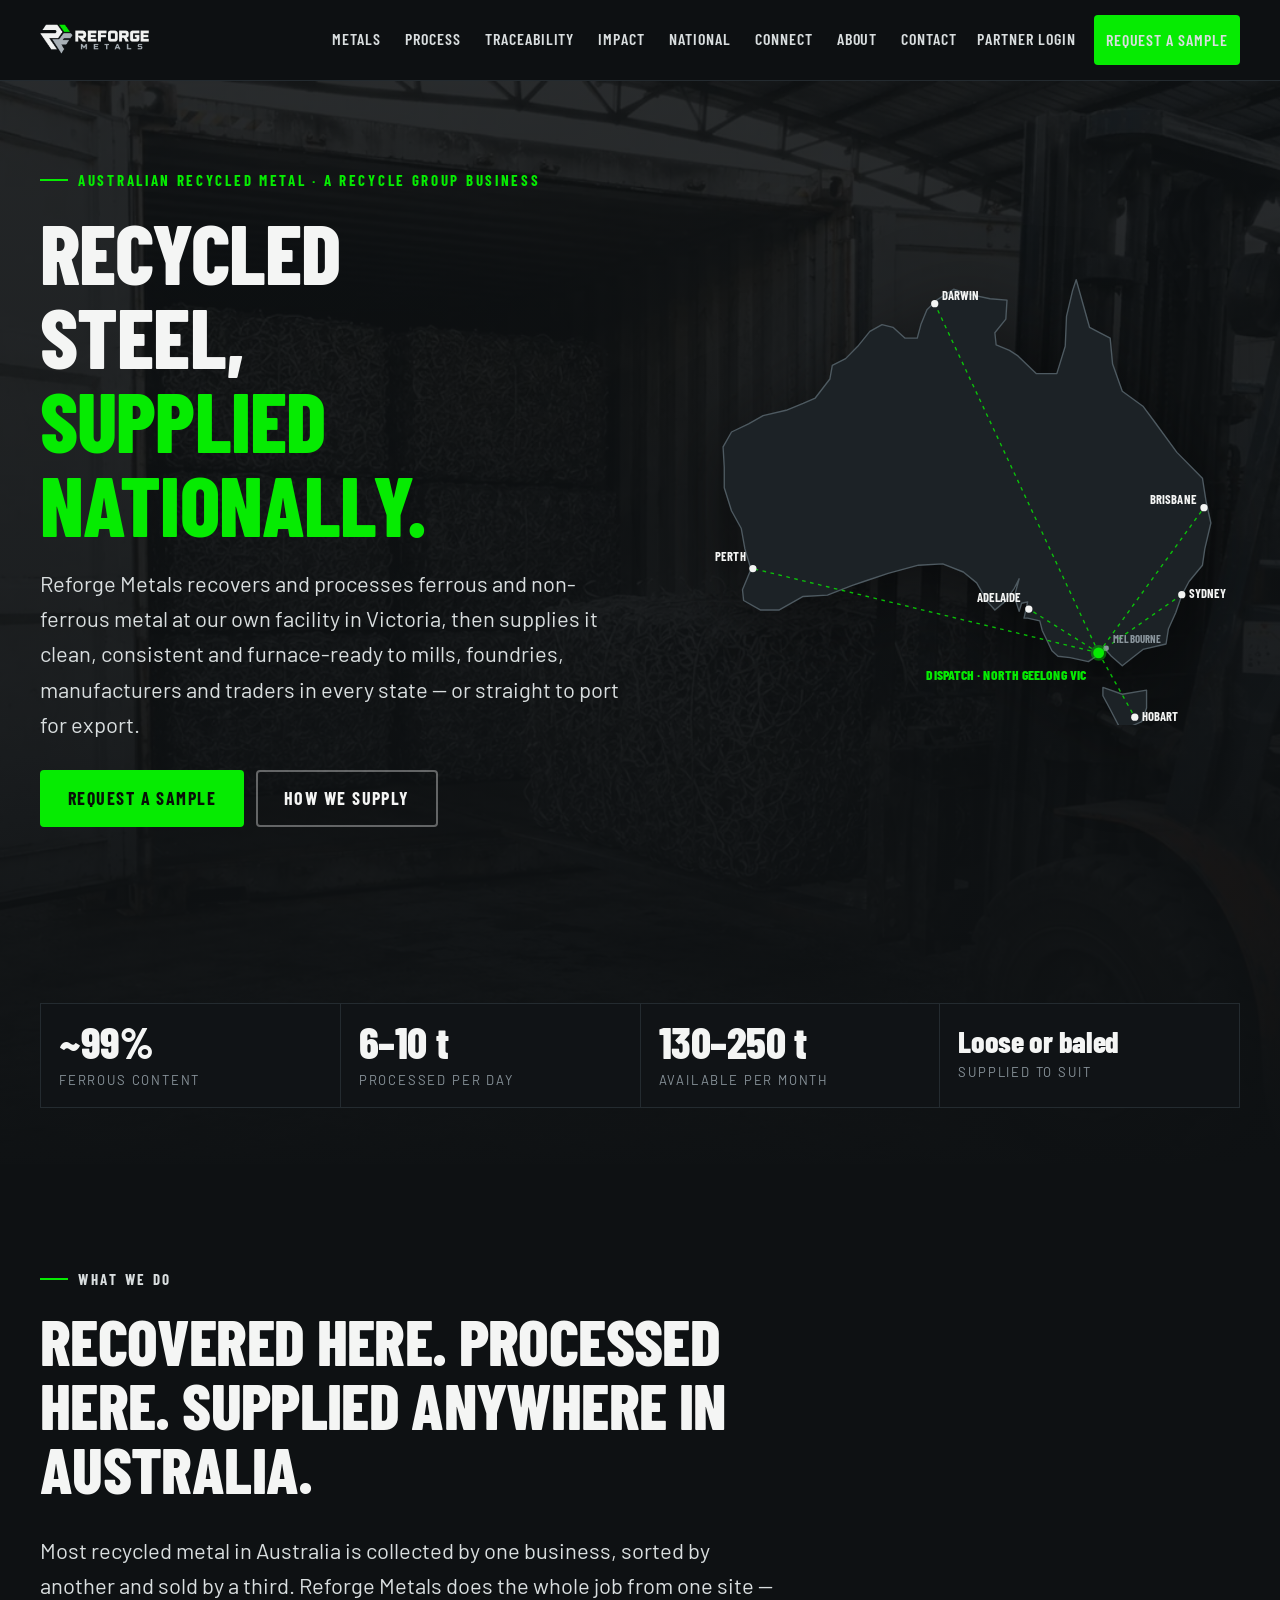
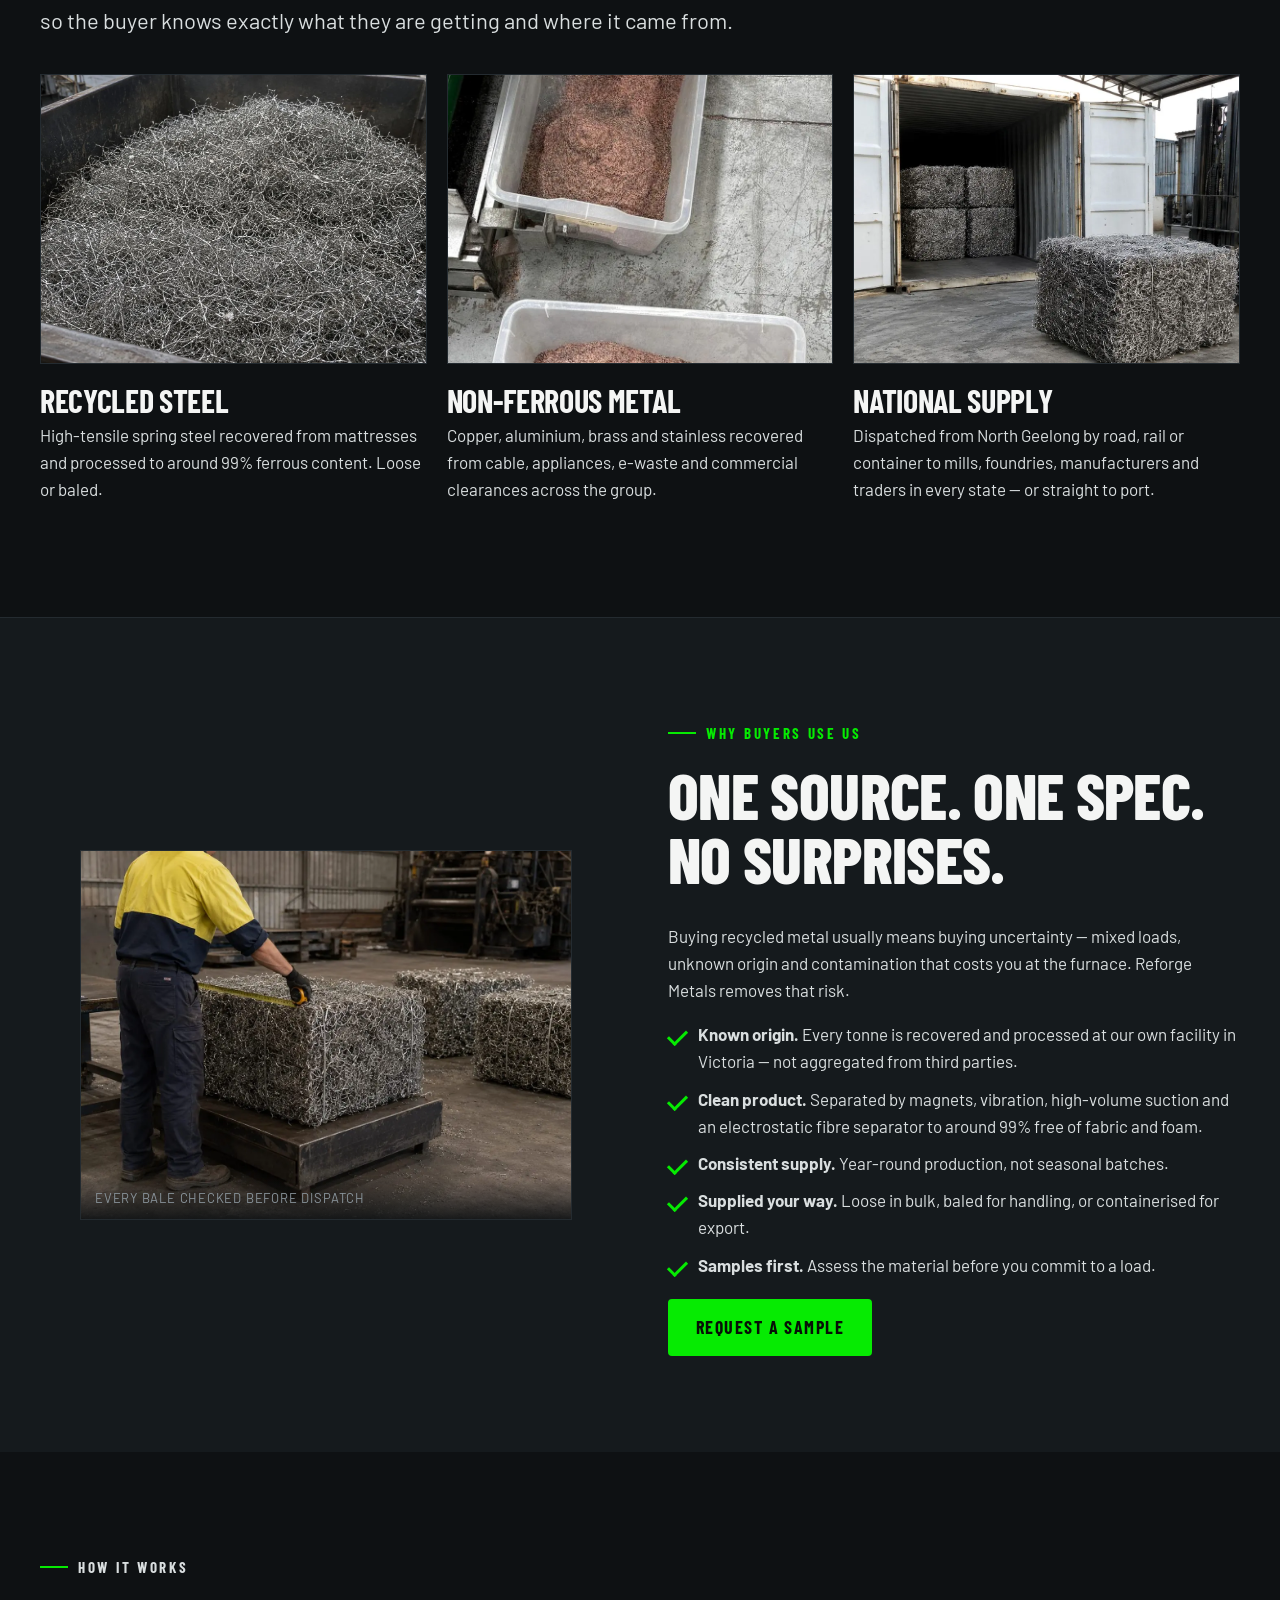
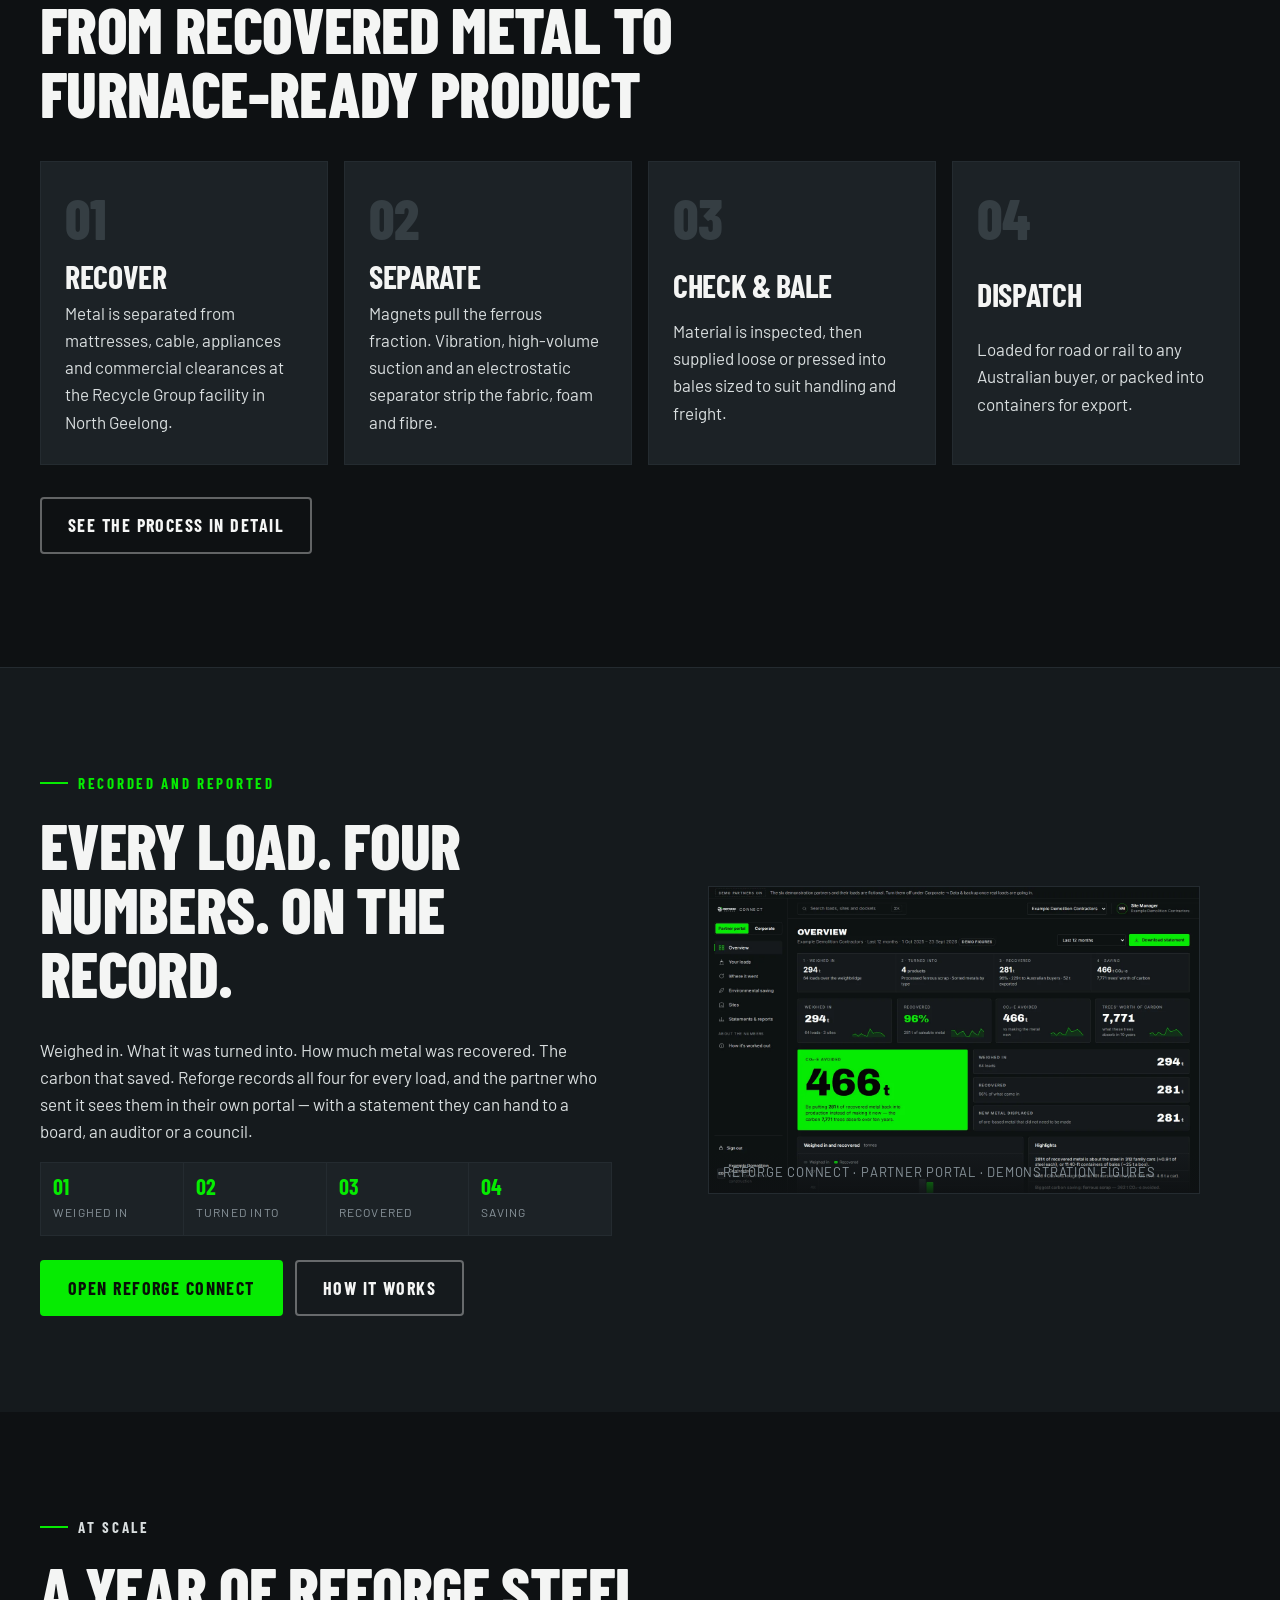
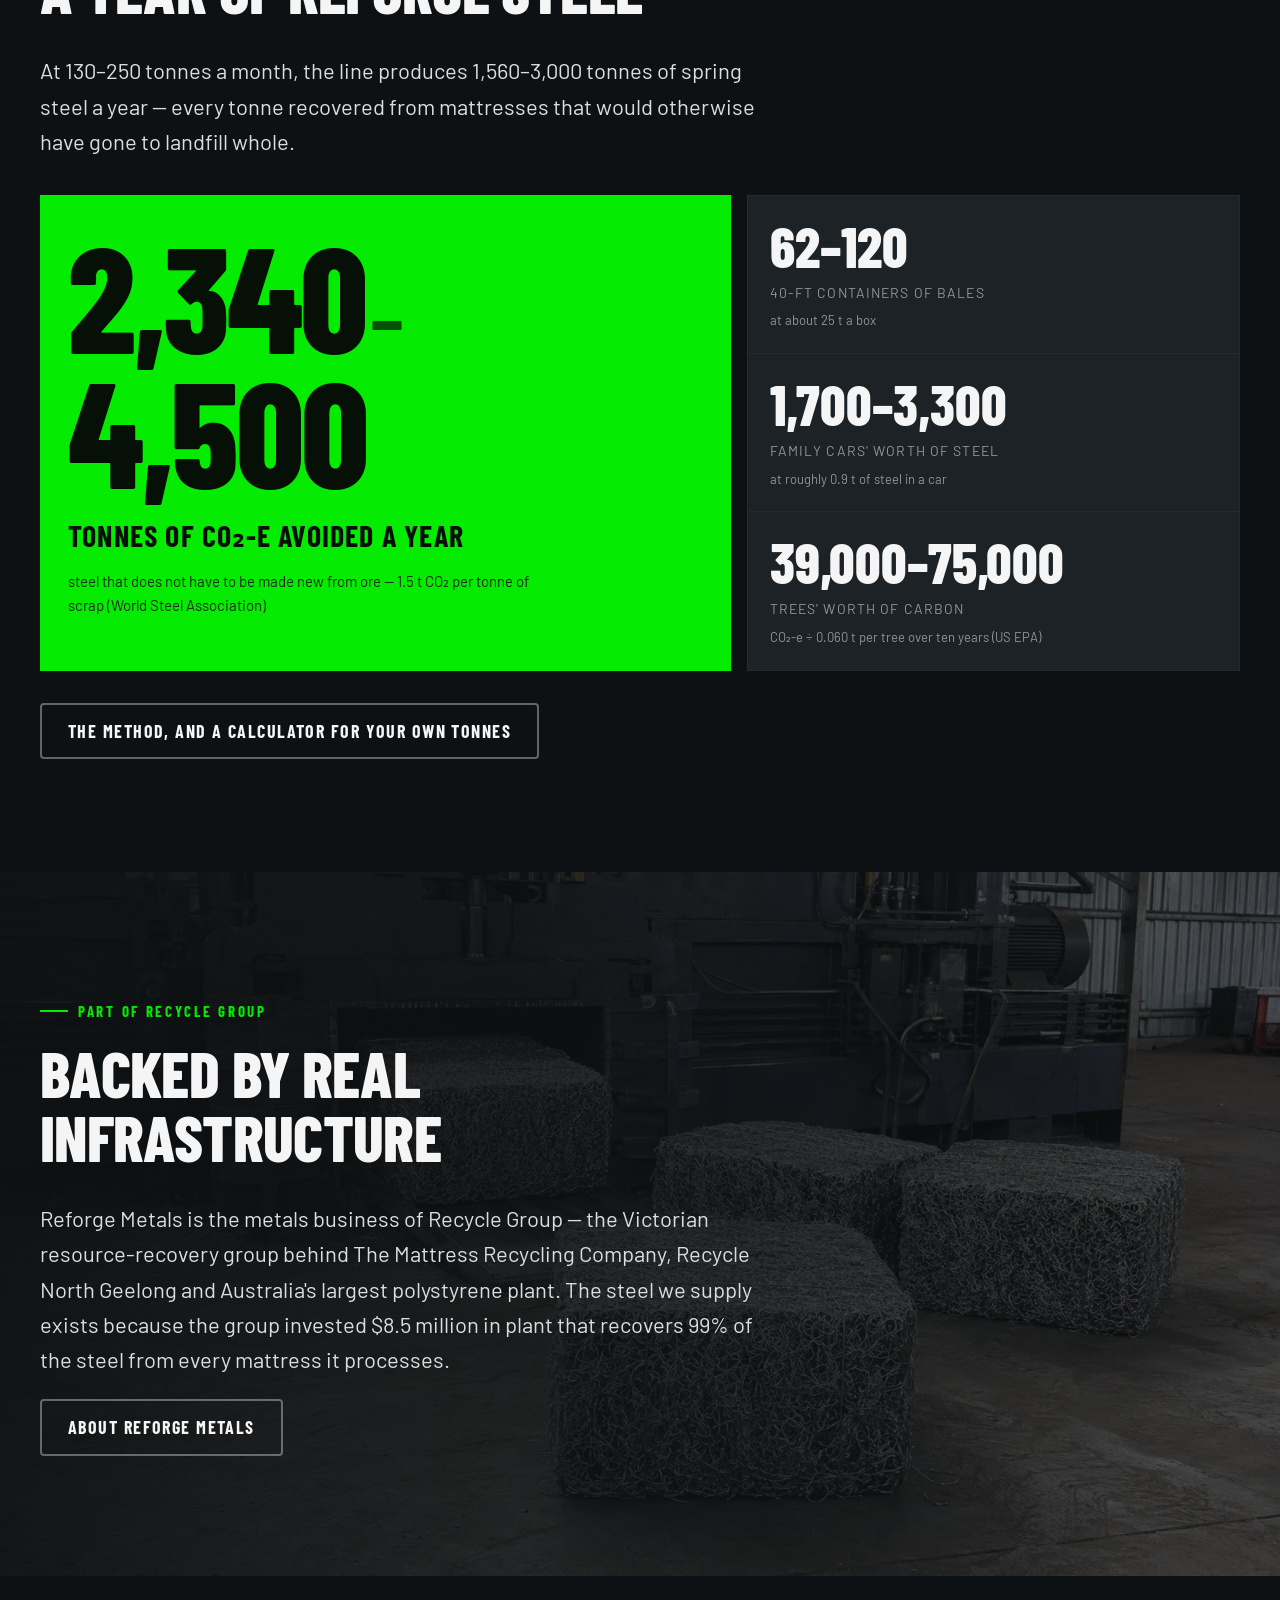
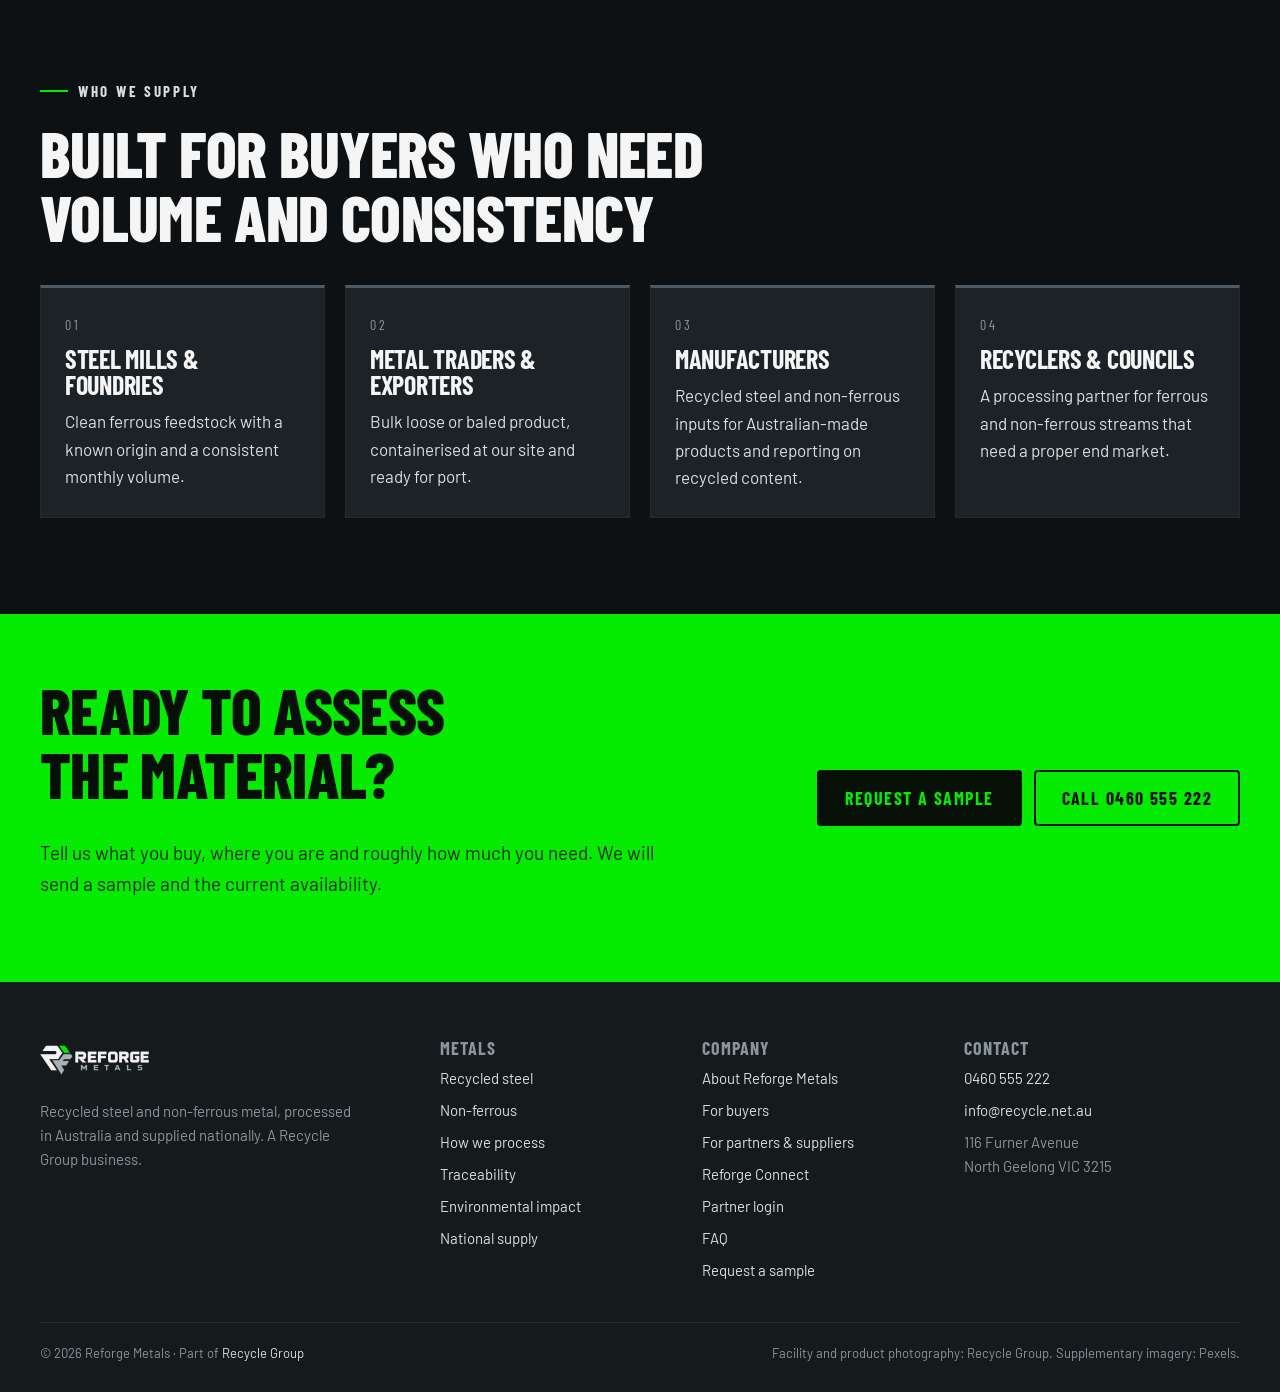
<file: index.html>
<!DOCTYPE html>
<html lang="en-AU">
<head>
<meta charset="utf-8">
<meta name="viewport" content="width=device-width, initial-scale=1">
<title>Reforge Metals — Recycled steel and non-ferrous metal, supplied nationally</title>
<meta name="description" content="Reforge Metals processes recycled steel and non-ferrous metal at Recycle Group&#x27;s Victorian facility and supplies it to mills, foundries, manufacturers and export buyers across Australia.">
<meta name="theme-color" content="#0E1113">
<link rel="icon" type="image/png" href="assets/favicon.png">
<meta property="og:title" content="Reforge Metals — Recycled steel and non-ferrous metal, supplied nationally">
<meta property="og:description" content="Reforge Metals processes recycled steel and non-ferrous metal at Recycle Group&#x27;s Victorian facility and supplies it to mills, foundries, manufacturers and export buyers across Australia.">
<meta property="og:image" content="assets/img/hero-bale-container.webp">
<link rel="preconnect" href="https://fonts.googleapis.com">
<link rel="preconnect" href="https://fonts.gstatic.com" crossorigin>
<link href="https://fonts.googleapis.com/css2?family=Barlow+Condensed:wght@600;700;800&family=Barlow:wght@400;500;600&display=swap" rel="stylesheet">
<link rel="stylesheet" href="assets/main.css">
</head>
<body class="home">
<a class="skip" href="#main">Skip to content</a>

<header class="site-header" id="top">
  <div class="wrap header-row">
    <a class="brand" href="index.html" aria-label="Reforge Metals — home">
      <img src="assets/logo-light.png" alt="Reforge Metals" width="1400" height="563">
    </a>
    <nav class="site-nav" id="site-nav" aria-label="Main">
      <ul>
        <li><a href="metals.html">Metals</a></li>
<li><a href="process.html">Process</a></li>
<li><a href="traceability.html">Traceability</a></li>
<li><a href="impact.html">Impact</a></li>
<li><a href="national.html">National</a></li>
<li><a href="connect.html">Connect</a></li>
<li><a href="about.html">About</a></li>
<li><a href="contact.html">Contact</a></li>
      </ul>
      <a class="nav-login" href="connect/">Partner login</a>
      <a class="btn btn-green nav-cta" href="contact.html#sample">Request a sample</a>
    </nav>
    <button class="menu-toggle" id="menu-toggle" aria-controls="site-nav" aria-expanded="false" aria-label="Open menu">
      <span></span><span></span><span></span>
    </button>
  </div>
</header>

<main id="main">
<section class="hero hero-map">
  <div class="hero-media"><img src="assets/img/hero-bale-container.webp" alt="" fetchpriority="high"></div>
  <div class="wrap hero-grid">
    <div class="hero-copy">
      <p class="eyebrow">Australian recycled metal · A Recycle Group business</p>
      <h1>Recycled steel, <em>supplied nationally.</em></h1>
      <p class="lead">Reforge Metals recovers and processes ferrous and non-ferrous metal at our own facility in Victoria, then supplies it clean, consistent and furnace-ready to mills, foundries, manufacturers and traders in every state — or straight to port for export.</p>
      <div class="btn-row">
        <a class="btn btn-green" href="contact.html#sample">Request a sample</a>
        <a class="btn btn-ghost" href="national.html">How we supply</a>
      </div>
    </div>
    <div class="hero-map-wrap" aria-hidden="false"><svg viewBox="0 0 600 510" role="img" aria-labelledby="map-title">
          <title id="map-title">Map of Australia showing dispatch from North Geelong, Victoria to capital cities</title>
          <path d="M418.7 18.5 L433.4 71.0 L456.2 83.0 L458.9 111.6 L469.6 141.6 L492.4 158.1 L505.8 176.1 L529.9 209.1 L558.1 237.6 L562.1 263.1 L567.4 287.1 L560.7 315.7 L558.1 333.7 L543.3 351.7 L535.3 366.7 L528.6 386.2 L520.5 404.2 L517.9 420.7 L492.4 426.7 L479.0 437.2 L469.6 444.7 L457.6 434.2 L450.9 426.7 L445.5 431.2 L432.1 440.2 L412.0 435.7 L398.6 434.2 L391.9 428.2 L381.2 405.7 L378.5 395.2 L365.1 392.2 L361.1 392.2 L365.1 374.2 L358.4 375.7 L355.7 384.7 L350.4 368.2 L355.7 348.7 L350.4 359.2 L339.6 374.2 L328.9 383.2 L320.9 374.2 L308.8 353.2 L294.1 341.2 L271.3 332.2 L244.5 333.7 L211.0 342.7 L184.2 351.7 L170.8 356.2 L144.0 366.7 L117.2 368.2 L90.4 383.2 L70.3 383.2 L51.5 372.7 L50.2 360.7 L59.6 338.2 L52.9 315.7 L48.9 293.2 L38.1 273.6 L30.1 248.1 L30.1 225.6 L28.8 203.1 L38.1 186.6 L56.9 177.6 L73.0 168.6 L98.4 162.6 L117.2 155.1 L130.6 149.1 L146.7 128.1 L149.4 113.1 L164.1 105.6 L177.5 92.0 L190.9 75.5 L204.3 68.0 L216.4 71.0 L229.8 83.0 L243.2 83.0 L247.2 68.0 L253.9 51.5 L264.6 41.0 L283.4 29.0 L302.1 35.0 L323.6 39.5 L342.3 41.0 L341.0 62.0 L328.9 77.0 L330.3 90.5 L345.0 96.5 L354.4 102.6 L374.5 122.1 L397.3 122.1 L406.6 92.0 L408.0 59.0 L414.7 30.5 Z" fill="#1C2226" stroke="#4E5A61" stroke-width="1.5" stroke-linejoin="round"/>
          <path d="M448.2 468.7 L469.6 476.2 L496.4 471.7 L496.4 491.3 L491.1 506.3 L477.7 512.3 L465.6 510.8 L456.2 492.8 L448.2 477.8 Z" fill="#1C2226" stroke="#4E5A61" stroke-width="1.5" stroke-linejoin="round"/>
          <g stroke="#06EB02" stroke-width="1.5" stroke-dasharray="4 5" fill="none" opacity=".8"><path d="M443.5 430.5 L535.3 366.2"/><path d="M443.5 430.5 L559.8 270.2"/><path d="M443.5 430.5 L61.7 337.4"/><path d="M443.5 430.5 L366.4 382.1"/><path d="M443.5 430.5 L262.5 44.9"/><path d="M443.5 430.5 L483.4 501.5"/></g>
          <g fill="#F4F5F4" font-family="Barlow Condensed, Arial Narrow, sans-serif" font-size="14" font-weight="700" letter-spacing=".08">
            <circle cx="535.3" cy="366.2" r="4" fill="#F4F5F4"/><text x="543.3" y="370.2" text-anchor="start">SYDNEY</text><circle cx="559.8" cy="270.2" r="4" fill="#F4F5F4"/><text x="551.8" y="266.2" text-anchor="end">BRISBANE</text><circle cx="61.7" cy="337.4" r="4" fill="#F4F5F4"/><text x="53.7" y="329.4" text-anchor="end">PERTH</text><circle cx="366.4" cy="382.1" r="4" fill="#F4F5F4"/><text x="358.4" y="374.1" text-anchor="end">ADELAIDE</text><circle cx="262.5" cy="44.9" r="4" fill="#F4F5F4"/><text x="270.5" y="40.9" text-anchor="start">DARWIN</text><circle cx="483.4" cy="501.5" r="4" fill="#F4F5F4"/><text x="491.4" y="505.5" text-anchor="start">HOBART</text>
            <circle cx="451.7" cy="425.4" r="3" fill="#8A959C"/><text x="459.7" y="419.4" fill="#8A959C" font-size="12">MELBOURNE</text>
          </g>
          <g>
            <circle cx="443.5" cy="430.5" r="12" fill="#06EB02" opacity=".25"><animate attributeName="r" values="8;18;8" dur="2.4s" repeatCount="indefinite"/><animate attributeName="opacity" values=".4;0;.4" dur="2.4s" repeatCount="indefinite"/></circle>
            <circle cx="443.5" cy="430.5" r="6" fill="#06EB02"/>
            <text x="429.5" y="460.5" text-anchor="end" fill="#06EB02" font-family="Barlow Condensed, Arial Narrow, sans-serif" font-size="15" font-weight="800" letter-spacing=".1">DISPATCH · NORTH GEELONG VIC</text>
          </g>
        </svg></div>
  </div>
  <div class="wrap">
    <div class="hero-stats">
      <div><b>~99%</b><span>Ferrous content</span></div>
      <div><b>6–10 t</b><span>Processed per day</span></div>
      <div><b>130–250 t</b><span>Available per month</span></div>
      <div><b class="sm">Loose or baled</b><span>Supplied to suit</span></div>
    </div>
  </div>
</section>

<section class="section">
  <div class="wrap">
    <div class="section-head reveal">
      <p class="eyebrow">What we do</p>
      <h2>Recovered here. Processed here. Supplied anywhere in Australia.</h2>
      <p class="lead">Most recycled metal in Australia is collected by one business, sorted by another and sold by a third. Reforge Metals does the whole job from one site — so the buyer knows exactly what they are getting and where it came from.</p>
    </div>
    <div class="grid grid-3">
      <a class="card-link reveal" href="steel.html">
        <div class="card-img"><img src="assets/img/steel-loose.webp" alt="Loose processed spring steel, free of fabric and foam" loading="lazy"></div>
        <div class="card-body"><h3>Recycled steel</h3><p>High-tensile spring steel recovered from mattresses and processed to around 99% ferrous content. Loose or baled.</p></div>
      </a>
      <a class="card-link reveal" href="non-ferrous.html">
        <div class="card-img"><img src="assets/img/copper-granules.webp" alt="Copper granules recovered from cable" loading="lazy"></div>
        <div class="card-body"><h3>Non-ferrous metal</h3><p>Copper, aluminium, brass and stainless recovered from cable, appliances, e-waste and commercial clearances across the group.</p></div>
      </a>
      <a class="card-link reveal" href="national.html">
        <div class="card-img"><img src="assets/img/container-bales.webp" alt="Bales of processed steel stacked inside a shipping container" loading="lazy"></div>
        <div class="card-body"><h3>National supply</h3><p>Dispatched from North Geelong by road, rail or container to mills, foundries, manufacturers and traders in every state — or straight to port.</p></div>
      </a>
    </div>
  </div>
</section>

<section class="section section-dark section-line">
  <div class="wrap">
    <div class="split">
      <figure class="split-img reveal">
        <img src="assets/img/measuring-bale.webp" alt="Operator measuring a bale of processed spring steel" loading="lazy">
        <figcaption>Every bale checked before dispatch</figcaption>
      </figure>
      <div class="reveal">
        <p class="eyebrow">Why buyers use us</p>
        <h2>One source. One spec. No surprises.</h2>
        <p>Buying recycled metal usually means buying uncertainty — mixed loads, unknown origin and contamination that costs you at the furnace. Reforge Metals removes that risk.</p>
        <ul class="checks">
          <li><strong>Known origin.</strong> Every tonne is recovered and processed at our own facility in Victoria — not aggregated from third parties.</li>
          <li><strong>Clean product.</strong> Separated by magnets, vibration, high-volume suction and an electrostatic fibre separator to around 99% free of fabric and foam.</li>
          <li><strong>Consistent supply.</strong> Year-round production, not seasonal batches.</li>
          <li><strong>Supplied your way.</strong> Loose in bulk, baled for handling, or containerised for export.</li>
          <li><strong>Samples first.</strong> Assess the material before you commit to a load.</li>
        </ul>
        <a class="btn btn-green" href="contact.html#sample">Request a sample</a>
      </div>
    </div>
  </div>
</section>

<section class="section">
  <div class="wrap">
    <div class="section-head reveal">
      <p class="eyebrow">How it works</p>
      <h2>From recovered metal to furnace-ready product</h2>
    </div>
    <div class="steps">
      <div class="step reveal"><h3>Recover</h3><p>Metal is separated from mattresses, cable, appliances and commercial clearances at the Recycle Group facility in North Geelong.</p></div>
      <div class="step reveal"><h3>Separate</h3><p>Magnets pull the ferrous fraction. Vibration, high-volume suction and an electrostatic separator strip the fabric, foam and fibre.</p></div>
      <div class="step reveal"><h3>Check &amp; bale</h3><p>Material is inspected, then supplied loose or pressed into bales sized to suit handling and freight.</p></div>
      <div class="step reveal"><h3>Dispatch</h3><p>Loaded for road or rail to any Australian buyer, or packed into containers for export.</p></div>
    </div>
    <p class="mt-4"><a class="btn btn-ghost" href="process.html">See the process in detail</a></p>
  </div>
</section>

<section class="section section-dark section-line">
  <div class="wrap">
    <div class="split rev">
      <figure class="split-img reveal" style="aspect-ratio:auto">
        <img src="assets/img/app-overview.webp" alt="Reforge Connect partner portal — weighed in, turned into, recovered, saving" loading="lazy" style="aspect-ratio:16/10">
        <figcaption>Reforge Connect · partner portal · demonstration figures</figcaption>
      </figure>
      <div class="reveal">
        <p class="eyebrow">Recorded and reported</p>
        <h2>Every load. Four numbers. On the record.</h2>
        <p>Weighed in. What it was turned into. How much metal was recovered. The carbon that saved. Reforge records all four for every load, and the partner who sent it sees them in their own portal — with a statement they can hand to a board, an auditor or a council.</p>
        <div class="chain-mini">
          <div><b>01</b><span>Weighed in</span></div>
          <div><b>02</b><span>Turned into</span></div>
          <div><b>03</b><span>Recovered</span></div>
          <div><b>04</b><span>Saving</span></div>
        </div>
        <div class="btn-row"><a class="btn btn-green" href="connect/">Open Reforge Connect</a><a class="btn btn-ghost" href="traceability.html">How it works</a></div>
      </div>
    </div>
  </div>
</section>

<section class="section">
  <div class="wrap">
    <div class="section-head reveal">
      <p class="eyebrow">At scale</p>
      <h2>A year of Reforge steel</h2>
      <p class="lead">At 130–250 tonnes a month, the line produces 1,560–3,000 tonnes of spring steel a year — every tonne recovered from mattresses that would otherwise have gone to landfill whole.</p>
    </div>
    <div class="impact-big reveal">
      <div class="impact-big__num"><b>2,340<span>–</span>4,500</b><span class="impact-big__unit">tonnes of CO₂-e avoided a year</span><em>steel that does not have to be made new from ore — 1.5 t CO₂ per tonne of scrap (World Steel Association)</em></div>
      <div class="impact-big__grid">
        <div><b>62–120</b><span>40-ft containers of bales</span><em>at about 25 t a box</em></div>
        <div><b>1,700–3,300</b><span>family cars' worth of steel</span><em>at roughly 0.9 t of steel in a car</em></div>
        <div><b>39,000–75,000</b><span>trees' worth of carbon</span><em>CO₂-e ÷ 0.060 t per tree over ten years (US EPA)</em></div>
      </div>
    </div>
    <p class="mt-4"><a class="btn btn-ghost" href="impact.html">The method, and a calculator for your own tonnes</a></p>
  </div>
</section>

<section class="band">
  <div class="hero-media"><img src="assets/img/bales-row.webp" alt="Rows of steel bales at the Recycle Group baler"></div>
  <div class="wrap">
    <p class="eyebrow">Part of Recycle Group</p>
    <h2>Backed by real infrastructure</h2>
    <p class="lead">Reforge Metals is the metals business of Recycle Group — the Victorian resource-recovery group behind The Mattress Recycling Company, Recycle North Geelong and Australia's largest polystyrene plant. The steel we supply exists because the group invested $8.5&nbsp;million in plant that recovers 99% of the steel from every mattress it processes.</p>
    <a class="btn btn-ghost" href="about.html">About Reforge Metals</a>
  </div>
</section>

<section class="section">
  <div class="wrap">
    <div class="section-head reveal">
      <p class="eyebrow">Who we supply</p>
      <h2>Built for buyers who need volume and consistency</h2>
    </div>
    <div class="grid grid-4">
      <div class="card reveal"><span class="num">01</span><h3>Steel mills &amp; foundries</h3><p>Clean ferrous feedstock with a known origin and a consistent monthly volume.</p></div>
      <div class="card reveal"><span class="num">02</span><h3>Metal traders &amp; exporters</h3><p>Bulk loose or baled product, containerised at our site and ready for port.</p></div>
      <div class="card reveal"><span class="num">03</span><h3>Manufacturers</h3><p>Recycled steel and non-ferrous inputs for Australian-made products and reporting on recycled content.</p></div>
      <div class="card reveal"><span class="num">04</span><h3>Recyclers &amp; councils</h3><p>A processing partner for ferrous and non-ferrous streams that need a proper end market.</p></div>
    </div>
  </div>
</section>

<section class="cta">
  <div class="wrap cta-inner">
    <div>
      <h2>Ready to assess the material?</h2>
      <p>Tell us what you buy, where you are and roughly how much you need. We will send a sample and the current availability.</p>
    </div>
    <div class="btn-row">
      <a class="btn btn-dark" href="contact.html#sample">Request a sample</a>
      <a class="btn" href="tel:+61460555222">Call 0460 555 222</a>
    </div>
  </div>
</section>

</main>

<footer class="site-footer">
  <div class="wrap">
    <div class="footer-grid">
      <div class="footer-brand">
        <img src="assets/logo-light.png" alt="Reforge Metals" width="1400" height="563">
        <p>Recycled steel and non-ferrous metal, processed in Australia and supplied nationally. A Recycle Group business.</p>
      </div>
      <div>
        <h4>Metals</h4>
        <ul>
          <li><a href="steel.html">Recycled steel</a></li>
          <li><a href="non-ferrous.html">Non-ferrous</a></li>
          <li><a href="process.html">How we process</a></li>
          <li><a href="traceability.html">Traceability</a></li>
          <li><a href="impact.html">Environmental impact</a></li>
          <li><a href="national.html">National supply</a></li>
        </ul>
      </div>
      <div>
        <h4>Company</h4>
        <ul>
          <li><a href="about.html">About Reforge Metals</a></li>
          <li><a href="buyers.html">For buyers</a></li>
          <li><a href="partners.html">For partners &amp; suppliers</a></li>
          <li><a href="connect.html">Reforge Connect</a></li>
          <li><a href="connect/">Partner login</a></li>
          <li><a href="faq.html">FAQ</a></li>
          <li><a href="contact.html#sample">Request a sample</a></li>
        </ul>
      </div>
      <div>
        <h4>Contact</h4>
        <ul class="contact-list">
          <li><a href="tel:+61460555222">0460 555 222</a></li>
          <li><a href="mailto:info@recycle.net.au">info@recycle.net.au</a></li>
          <li>116 Furner Avenue<br>North Geelong VIC 3215</li>
        </ul>
      </div>
    </div>
    <div class="footer-base">
      <p>&copy; <span id="year"></span> Reforge Metals · Part of <a href="https://recycle.net.au" rel="noopener">Recycle Group</a></p>
      <p class="credits">Facility and product photography: Recycle Group. Supplementary imagery: Pexels.</p>
    </div>
  </div>
</footer>

<script src="assets/main.js"></script>
</body>
</html>
</file>
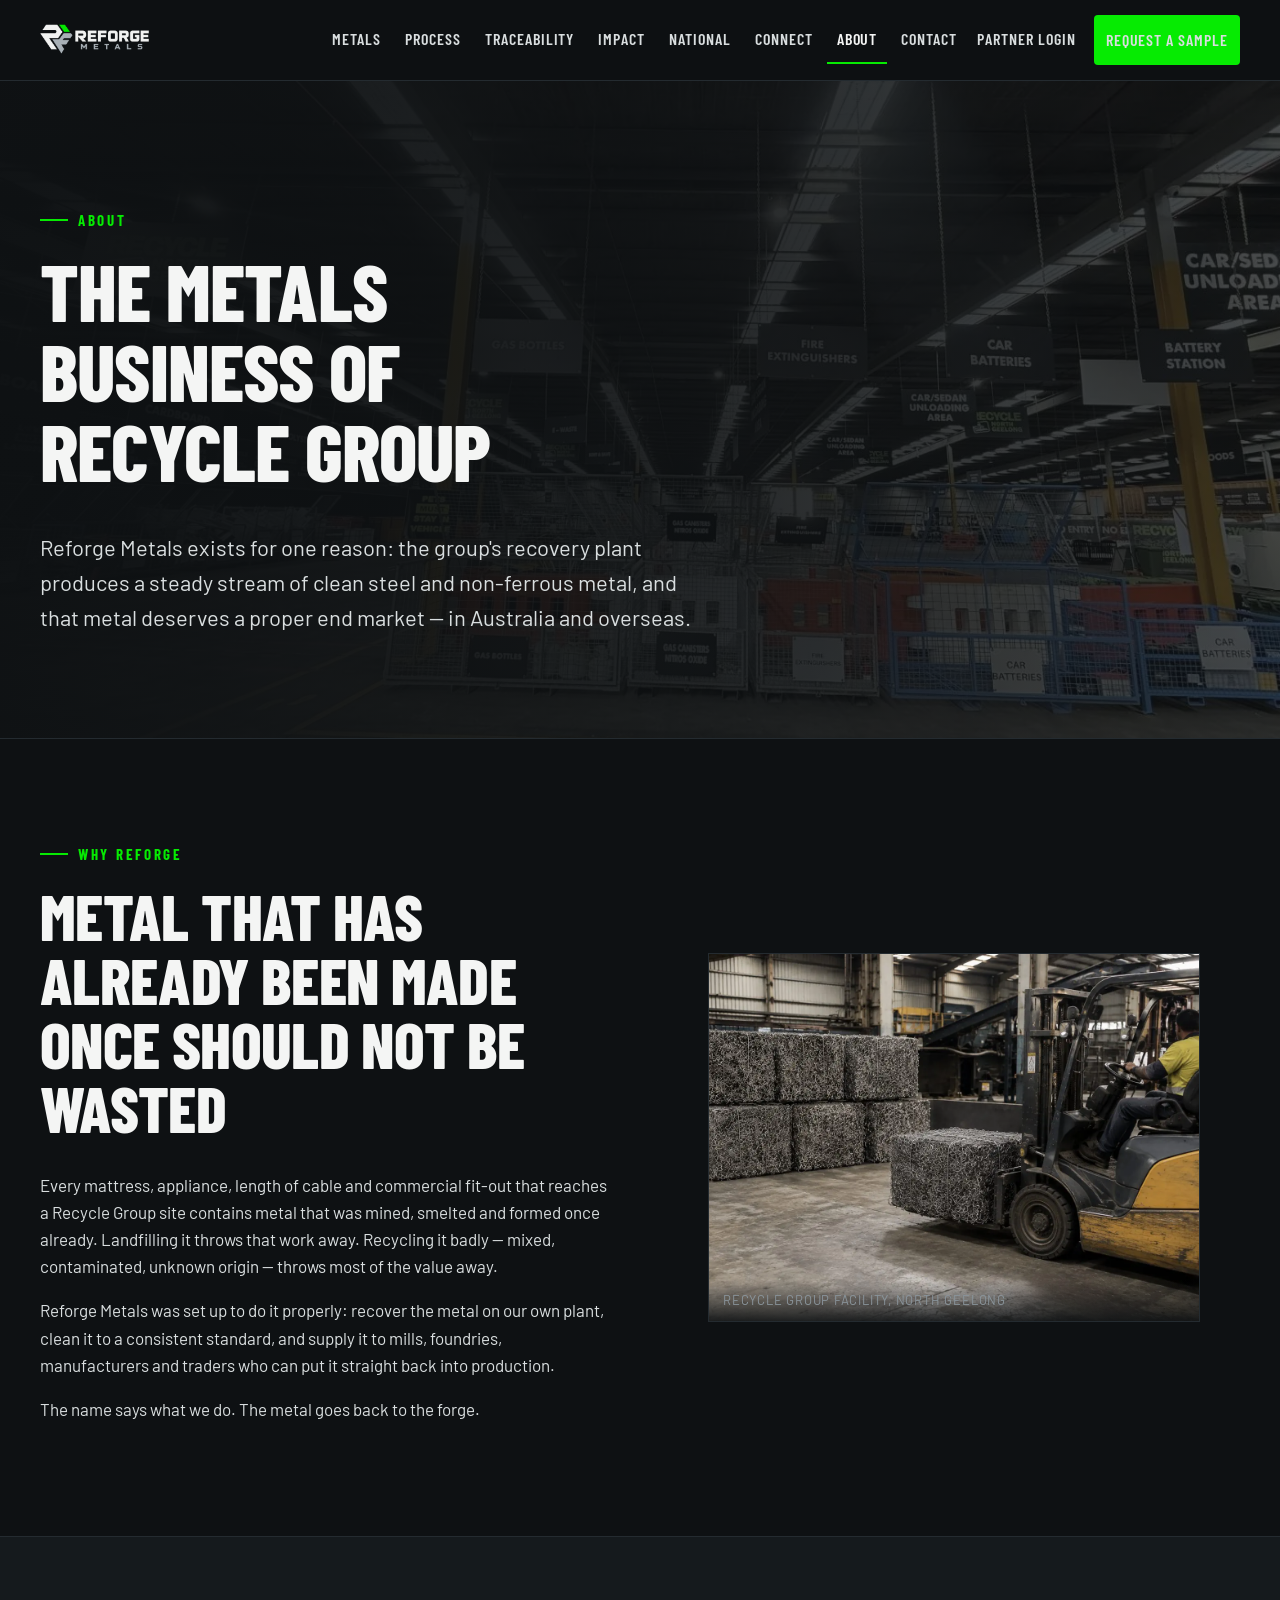
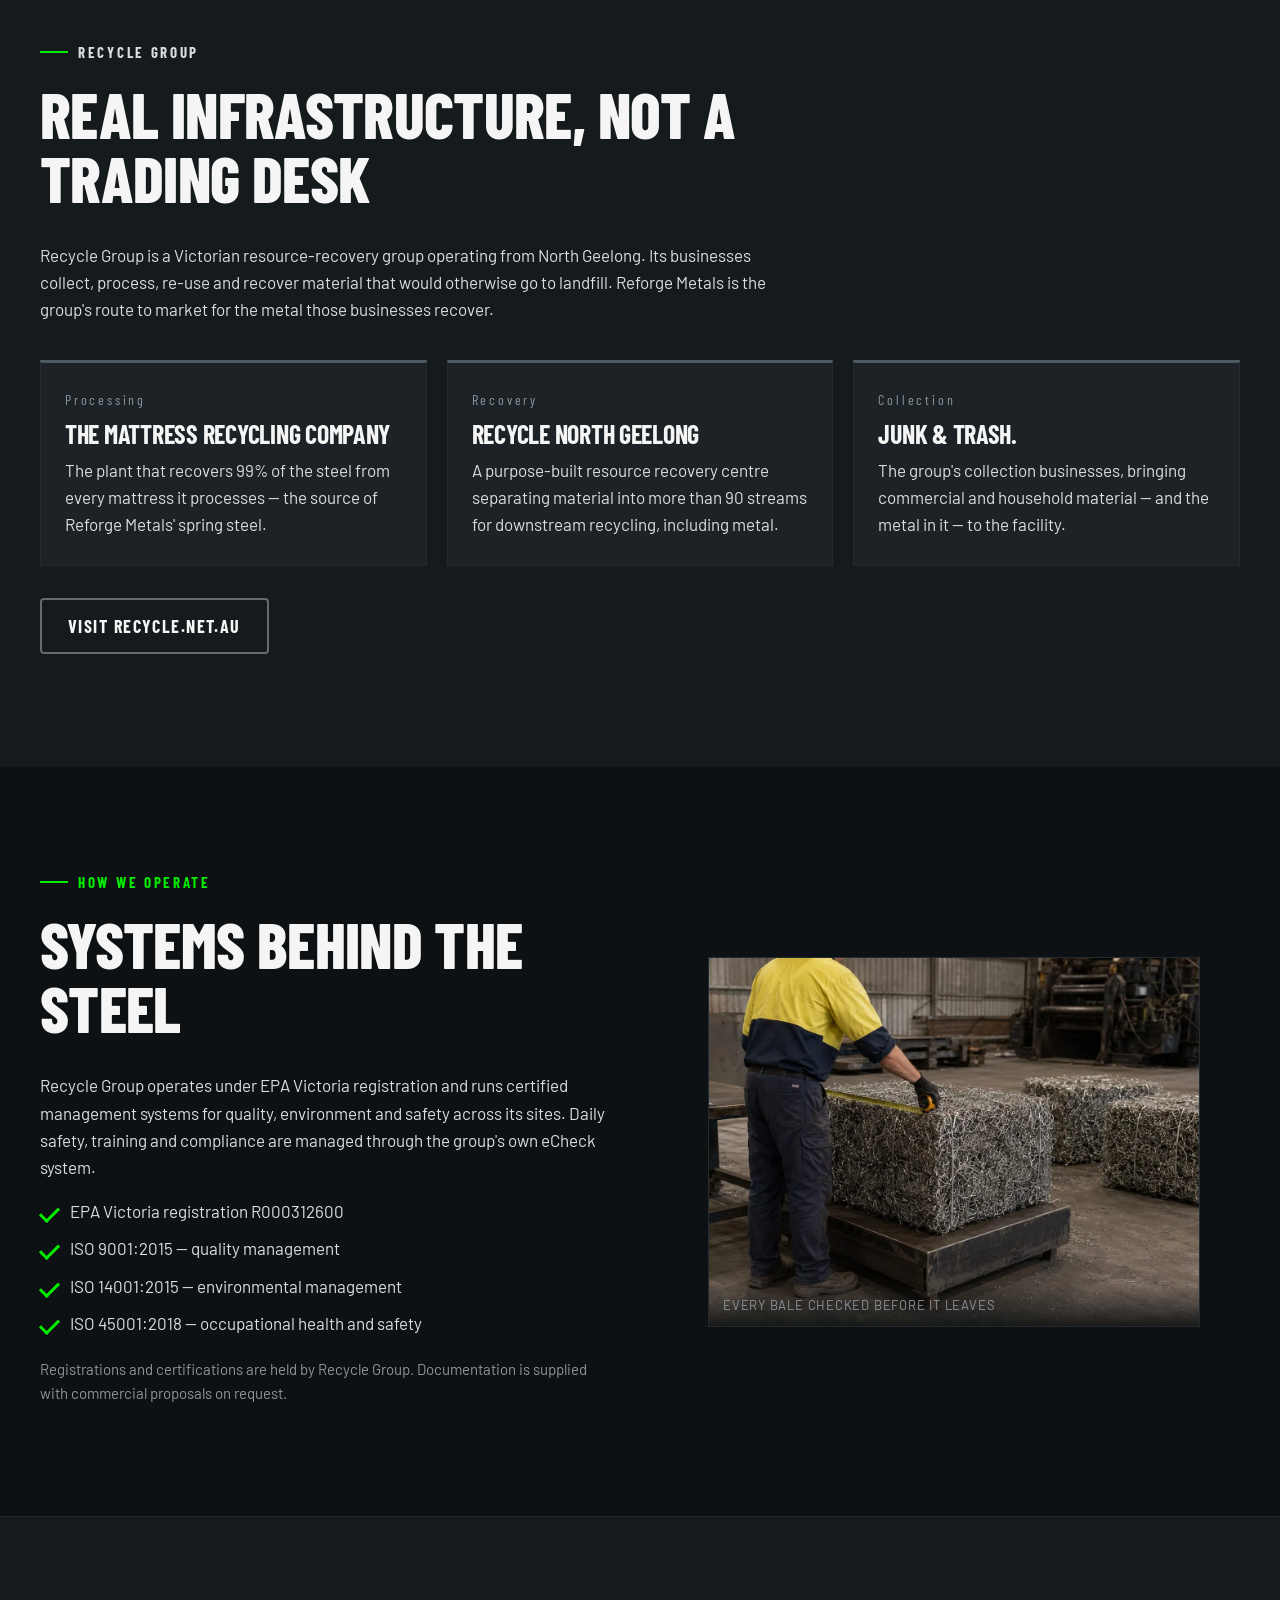
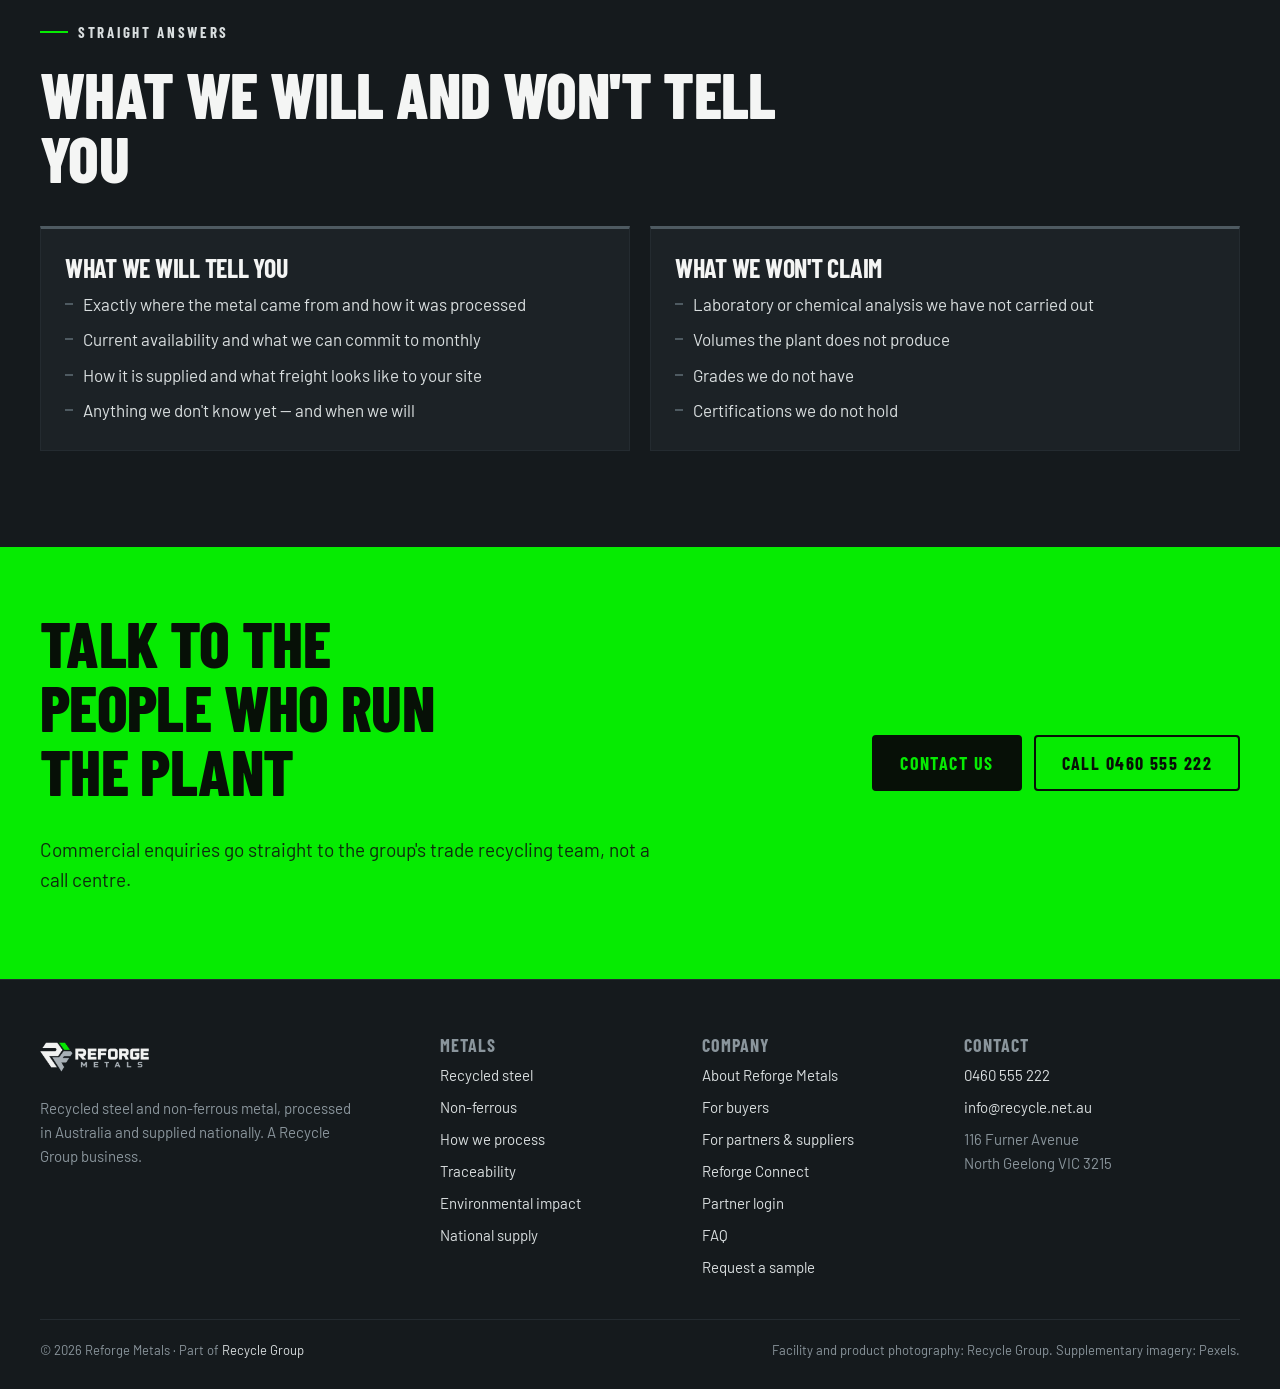
<file: about.html>
<!DOCTYPE html>
<html lang="en-AU">
<head>
<meta charset="utf-8">
<meta name="viewport" content="width=device-width, initial-scale=1">
<title>About — Reforge Metals</title>
<meta name="description" content="Reforge Metals is the metals business of Recycle Group, the Victorian resource-recovery group behind The Mattress Recycling Company and Recycle North Geelong.">
<meta name="theme-color" content="#0E1113">
<link rel="icon" type="image/png" href="assets/favicon.png">
<meta property="og:title" content="About — Reforge Metals">
<meta property="og:description" content="Reforge Metals is the metals business of Recycle Group, the Victorian resource-recovery group behind The Mattress Recycling Company and Recycle North Geelong.">
<meta property="og:image" content="assets/img/hero-bale-container.webp">
<link rel="preconnect" href="https://fonts.googleapis.com">
<link rel="preconnect" href="https://fonts.gstatic.com" crossorigin>
<link href="https://fonts.googleapis.com/css2?family=Barlow+Condensed:wght@600;700;800&family=Barlow:wght@400;500;600&display=swap" rel="stylesheet">
<link rel="stylesheet" href="assets/main.css">
</head>
<body class="page-about">
<a class="skip" href="#main">Skip to content</a>

<header class="site-header" id="top">
  <div class="wrap header-row">
    <a class="brand" href="index.html" aria-label="Reforge Metals — home">
      <img src="assets/logo-light.png" alt="Reforge Metals" width="1400" height="563">
    </a>
    <nav class="site-nav" id="site-nav" aria-label="Main">
      <ul>
        <li><a href="metals.html">Metals</a></li>
<li><a href="process.html">Process</a></li>
<li><a href="traceability.html">Traceability</a></li>
<li><a href="impact.html">Impact</a></li>
<li><a href="national.html">National</a></li>
<li><a href="connect.html">Connect</a></li>
<li><a href="about.html" class="is-active">About</a></li>
<li><a href="contact.html">Contact</a></li>
      </ul>
      <a class="nav-login" href="connect/">Partner login</a>
      <a class="btn btn-green nav-cta" href="contact.html#sample">Request a sample</a>
    </nav>
    <button class="menu-toggle" id="menu-toggle" aria-controls="site-nav" aria-expanded="false" aria-label="Open menu">
      <span></span><span></span><span></span>
    </button>
  </div>
</header>

<main id="main">
<section class="page-hero">
  <div class="hero-media"><img src="assets/img/facility.webp" alt="Inside the Recycle Group resource recovery facility at North Geelong" fetchpriority="high"></div>
  <div class="wrap">
    <p class="eyebrow">About</p>
    <h1>The metals business of Recycle Group</h1>
    <p class="lead">Reforge Metals exists for one reason: the group's recovery plant produces a steady stream of clean steel and non-ferrous metal, and that metal deserves a proper end market — in Australia and overseas.</p>
  </div>
</section>

<section class="section">
  <div class="wrap">
    <div class="split">
      <div class="reveal">
        <p class="eyebrow">Why Reforge</p>
        <h2>Metal that has already been made once should not be wasted</h2>
        <p>Every mattress, appliance, length of cable and commercial fit-out that reaches a Recycle Group site contains metal that was mined, smelted and formed once already. Landfilling it throws that work away. Recycling it badly — mixed, contaminated, unknown origin — throws most of the value away.</p>
        <p>Reforge Metals was set up to do it properly: recover the metal on our own plant, clean it to a consistent standard, and supply it to mills, foundries, manufacturers and traders who can put it straight back into production.</p>
        <p>The name says what we do. The metal goes back to the forge.</p>
      </div>
      <figure class="split-img reveal">
        <img src="assets/img/forklift-bales.webp" alt="Forklift moving processed steel bales inside the facility" loading="lazy">
        <figcaption>Recycle Group facility, North Geelong</figcaption>
      </figure>
    </div>
  </div>
</section>

<section class="section section-dark section-line" id="recycle-group">
  <div class="wrap">
    <div class="section-head reveal">
      <p class="eyebrow">Recycle Group</p>
      <h2>Real infrastructure, not a trading desk</h2>
      <p>Recycle Group is a Victorian resource-recovery group operating from North Geelong. Its businesses collect, process, re-use and recover material that would otherwise go to landfill. Reforge Metals is the group's route to market for the metal those businesses recover.</p>
    </div>
    <div class="grid grid-3">
      <div class="card reveal"><span class="num">Processing</span><h3>The Mattress Recycling Company</h3><p>The plant that recovers 99% of the steel from every mattress it processes — the source of Reforge Metals' spring steel.</p></div>
      <div class="card reveal"><span class="num">Recovery</span><h3>Recycle North Geelong</h3><p>A purpose-built resource recovery centre separating material into more than 90 streams for downstream recycling, including metal.</p></div>
      <div class="card reveal"><span class="num">Collection</span><h3>JUNK &amp; Trash.</h3><p>The group's collection businesses, bringing commercial and household material — and the metal in it — to the facility.</p></div>
    </div>
    <p class="mt-4"><a class="btn btn-ghost" href="https://recycle.net.au" rel="noopener">Visit recycle.net.au</a></p>
  </div>
</section>

<section class="section">
  <div class="wrap">
    <div class="split rev">
      <figure class="split-img reveal">
        <img src="assets/img/measuring-bale.webp" alt="Operator checking a bale before dispatch" loading="lazy">
        <figcaption>Every bale checked before it leaves</figcaption>
      </figure>
      <div class="reveal">
        <p class="eyebrow">How we operate</p>
        <h2>Systems behind the steel</h2>
        <p>Recycle Group operates under EPA Victoria registration and runs certified management systems for quality, environment and safety across its sites. Daily safety, training and compliance are managed through the group's own eCheck system.</p>
        <ul class="checks">
          <li>EPA Victoria registration R000312600</li>
          <li>ISO 9001:2015 — quality management</li>
          <li>ISO 14001:2015 — environmental management</li>
          <li>ISO 45001:2018 — occupational health and safety</li>
        </ul>
        <p class="muted" style="font-size:15px">Registrations and certifications are held by Recycle Group. Documentation is supplied with commercial proposals on request.</p>
      </div>
    </div>
  </div>
</section>

<section class="section section-dark section-line">
  <div class="wrap">
    <div class="section-head reveal">
      <p class="eyebrow">Straight answers</p>
      <h2>What we will and won't tell you</h2>
    </div>
    <div class="grid grid-2">
      <div class="card reveal"><h3>What we will tell you</h3><ul class="plain"><li>Exactly where the metal came from and how it was processed</li><li>Current availability and what we can commit to monthly</li><li>How it is supplied and what freight looks like to your site</li><li>Anything we don't know yet — and when we will</li></ul></div>
      <div class="card reveal"><h3>What we won't claim</h3><ul class="plain"><li>Laboratory or chemical analysis we have not carried out</li><li>Volumes the plant does not produce</li><li>Grades we do not have</li><li>Certifications we do not hold</li></ul></div>
    </div>
  </div>
</section>

<section class="cta">
  <div class="wrap cta-inner">
    <div>
      <h2>Talk to the people who run the plant</h2>
      <p>Commercial enquiries go straight to the group's trade recycling team, not a call centre.</p>
    </div>
    <div class="btn-row">
      <a class="btn btn-dark" href="contact.html">Contact us</a>
      <a class="btn" href="tel:+61460555222">Call 0460 555 222</a>
    </div>
  </div>
</section>

</main>

<footer class="site-footer">
  <div class="wrap">
    <div class="footer-grid">
      <div class="footer-brand">
        <img src="assets/logo-light.png" alt="Reforge Metals" width="1400" height="563">
        <p>Recycled steel and non-ferrous metal, processed in Australia and supplied nationally. A Recycle Group business.</p>
      </div>
      <div>
        <h4>Metals</h4>
        <ul>
          <li><a href="steel.html">Recycled steel</a></li>
          <li><a href="non-ferrous.html">Non-ferrous</a></li>
          <li><a href="process.html">How we process</a></li>
          <li><a href="traceability.html">Traceability</a></li>
          <li><a href="impact.html">Environmental impact</a></li>
          <li><a href="national.html">National supply</a></li>
        </ul>
      </div>
      <div>
        <h4>Company</h4>
        <ul>
          <li><a href="about.html">About Reforge Metals</a></li>
          <li><a href="buyers.html">For buyers</a></li>
          <li><a href="partners.html">For partners &amp; suppliers</a></li>
          <li><a href="connect.html">Reforge Connect</a></li>
          <li><a href="connect/">Partner login</a></li>
          <li><a href="faq.html">FAQ</a></li>
          <li><a href="contact.html#sample">Request a sample</a></li>
        </ul>
      </div>
      <div>
        <h4>Contact</h4>
        <ul class="contact-list">
          <li><a href="tel:+61460555222">0460 555 222</a></li>
          <li><a href="mailto:info@recycle.net.au">info@recycle.net.au</a></li>
          <li>116 Furner Avenue<br>North Geelong VIC 3215</li>
        </ul>
      </div>
    </div>
    <div class="footer-base">
      <p>&copy; <span id="year"></span> Reforge Metals · Part of <a href="https://recycle.net.au" rel="noopener">Recycle Group</a></p>
      <p class="credits">Facility and product photography: Recycle Group. Supplementary imagery: Pexels.</p>
    </div>
  </div>
</footer>

<script src="assets/main.js"></script>
</body>
</html>
</file>
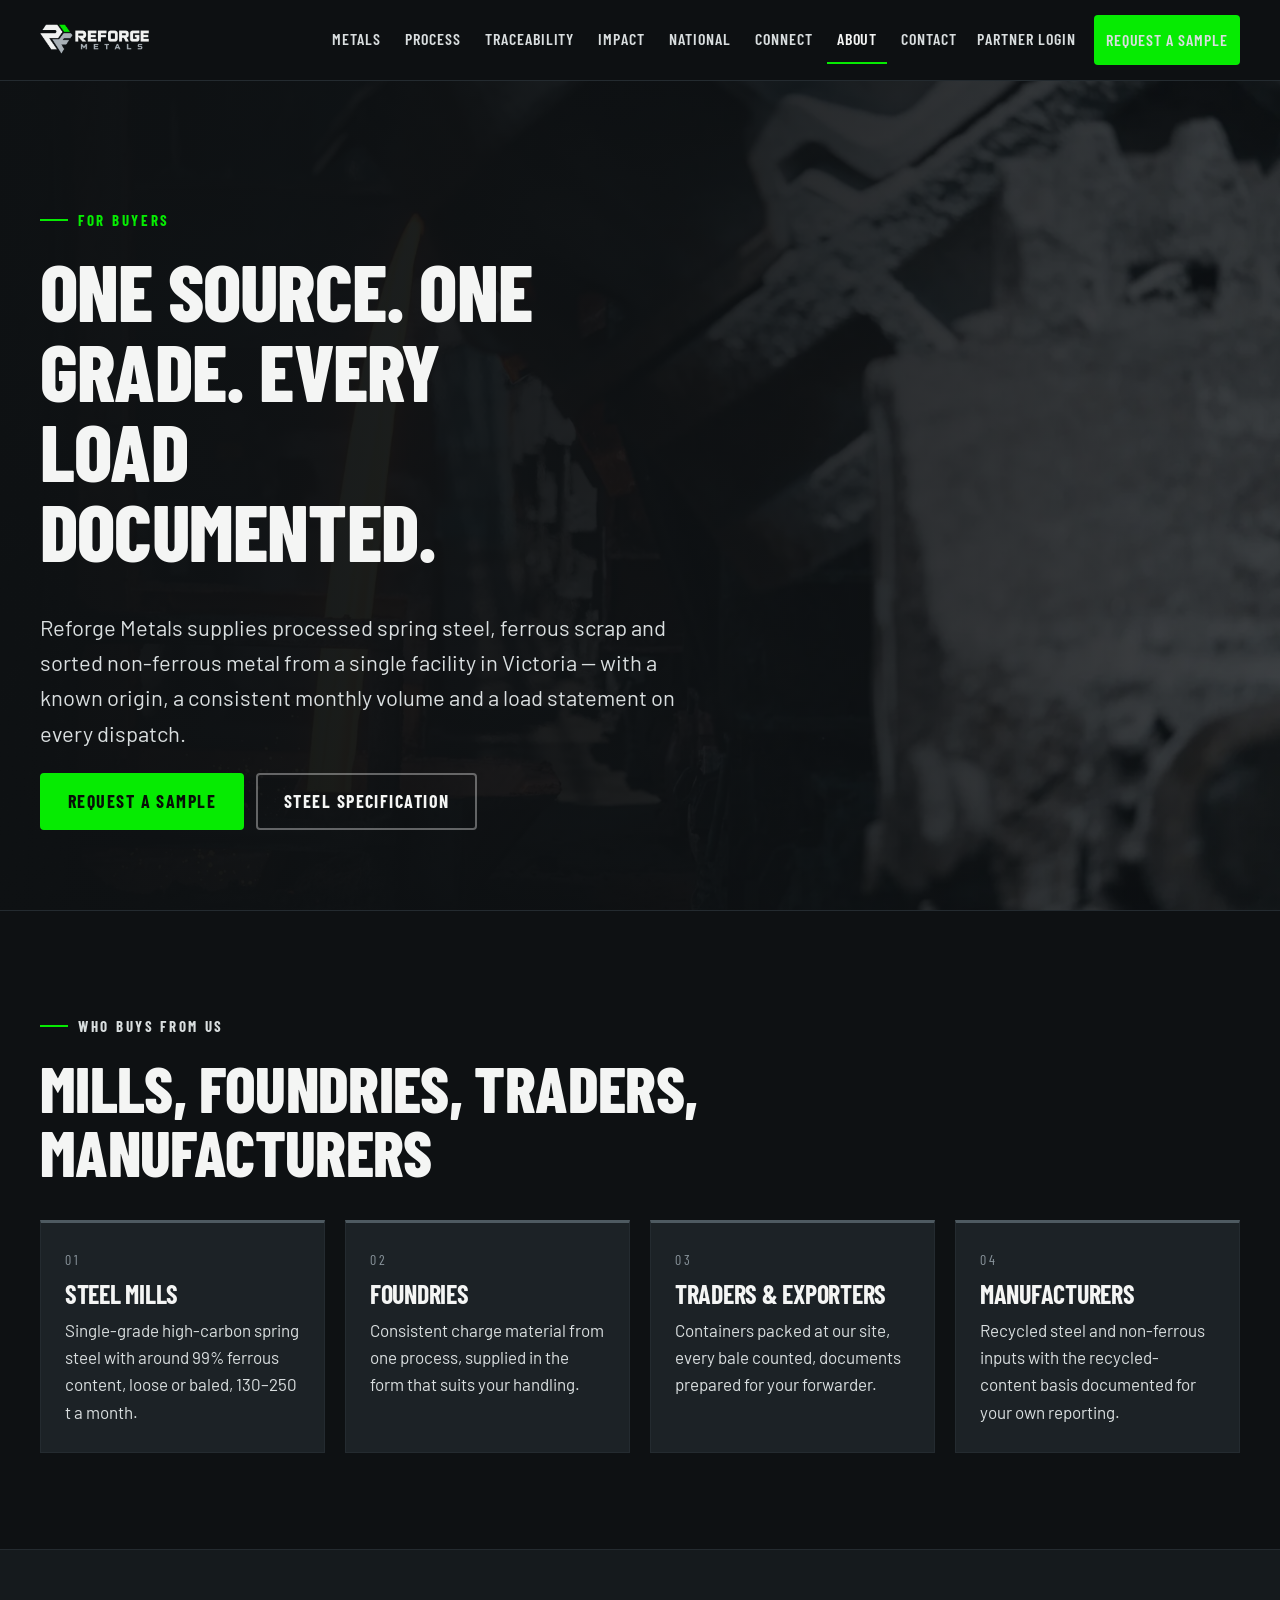
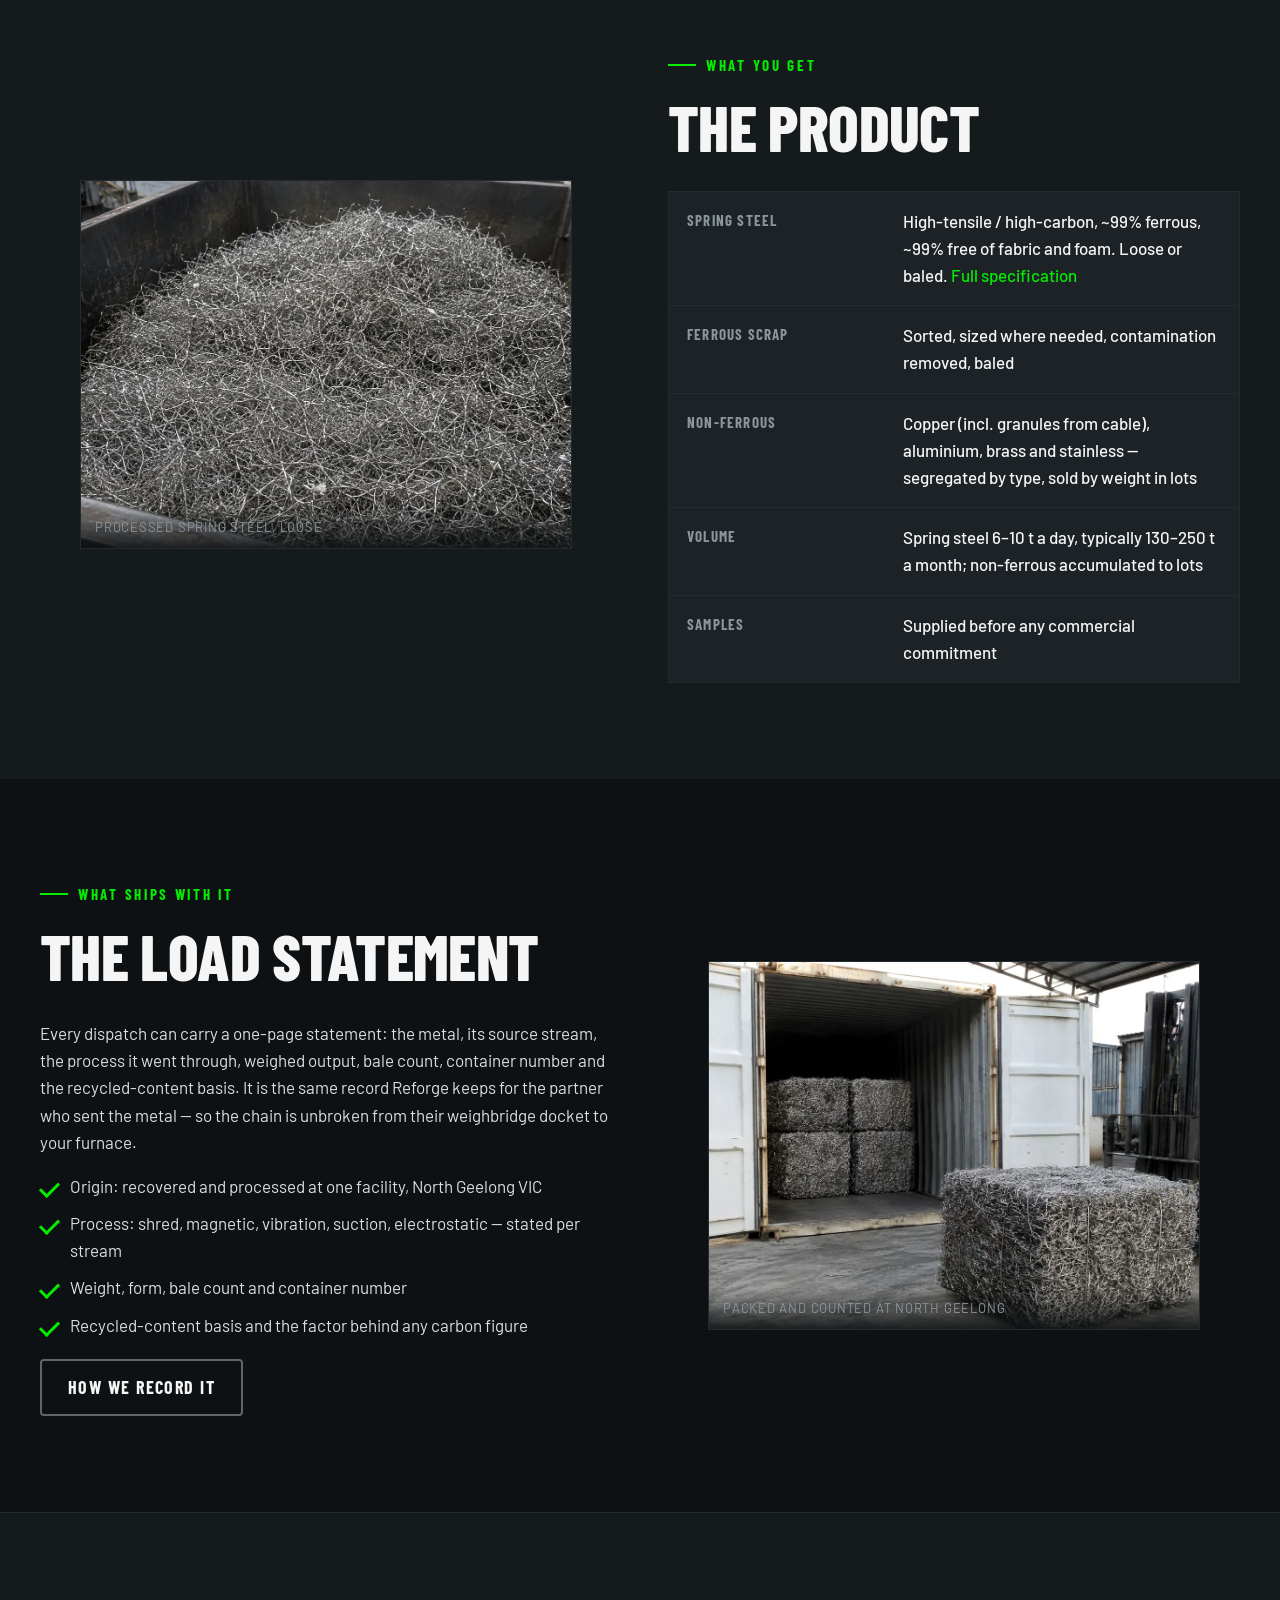
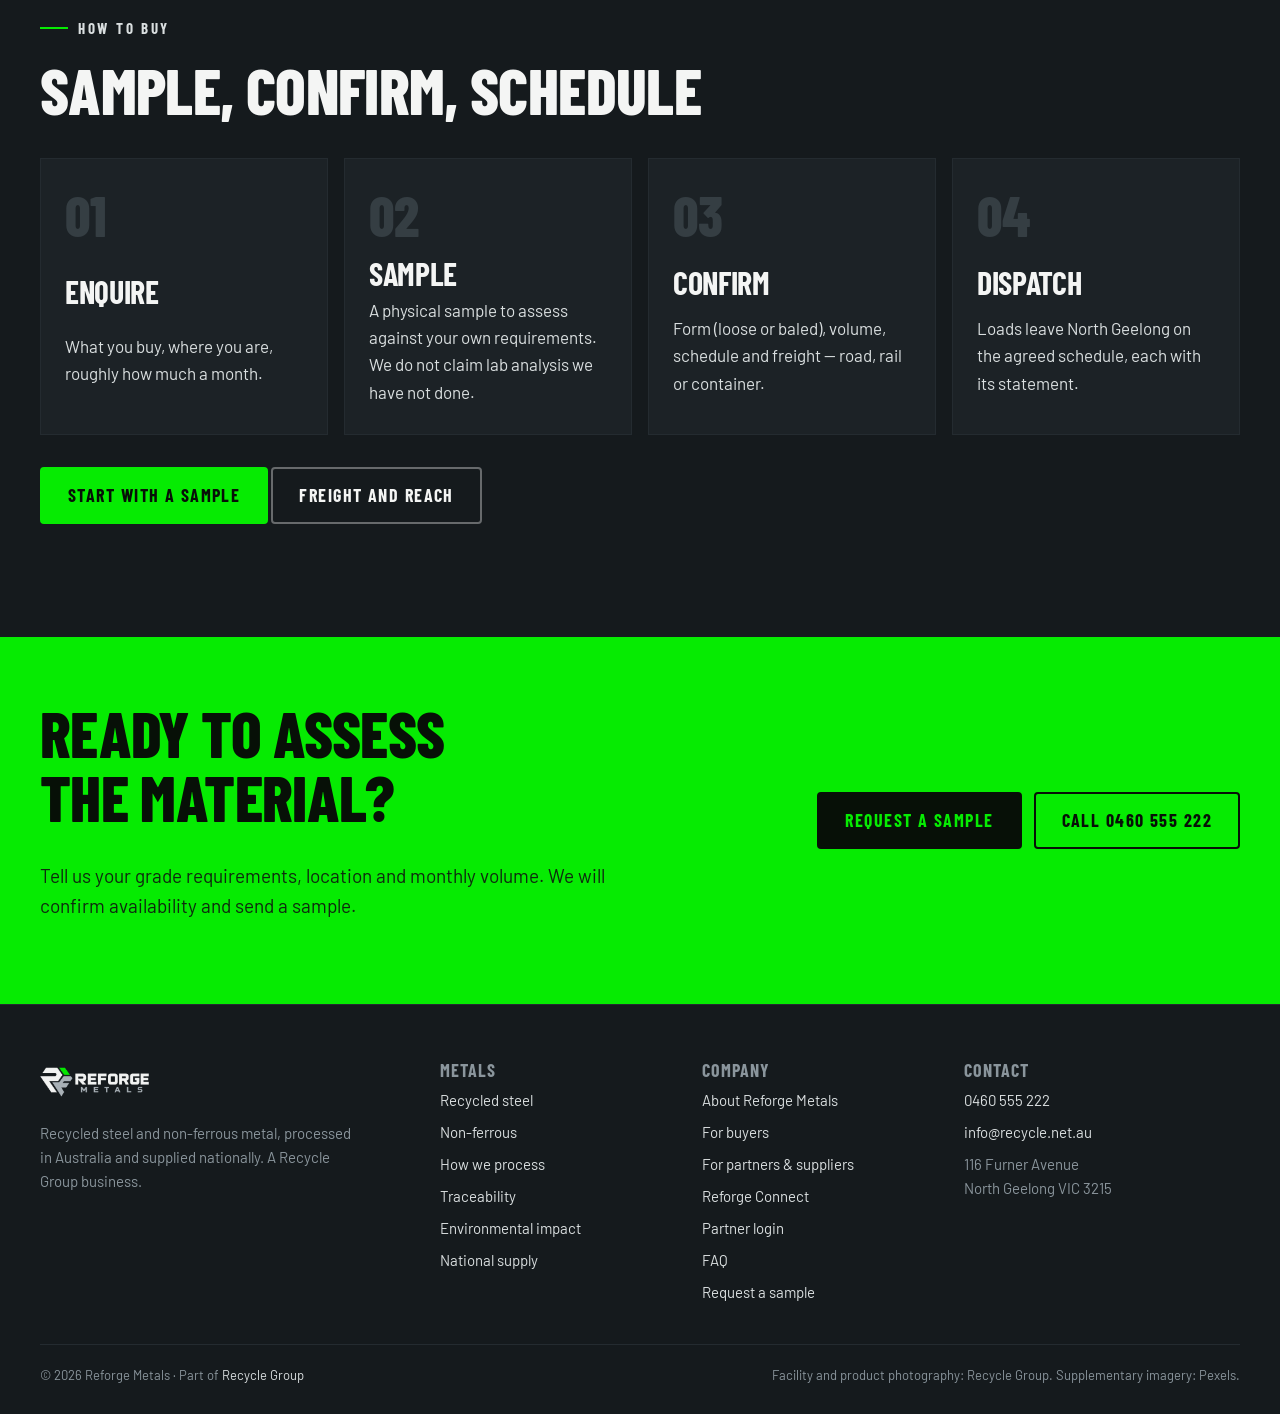
<file: buyers.html>
<!DOCTYPE html>
<html lang="en-AU">
<head>
<meta charset="utf-8">
<meta name="viewport" content="width=device-width, initial-scale=1">
<title>For Buyers — Reforge Metals</title>
<meta name="description" content="Steel mills, foundries, traders, exporters and manufacturers buying recycled steel and non-ferrous metal from Reforge Metals — what you get, what ships with it, and how to start.">
<meta name="theme-color" content="#0E1113">
<link rel="icon" type="image/png" href="assets/favicon.png">
<meta property="og:title" content="For Buyers — Reforge Metals">
<meta property="og:description" content="Steel mills, foundries, traders, exporters and manufacturers buying recycled steel and non-ferrous metal from Reforge Metals — what you get, what ships with it, and how to start.">
<meta property="og:image" content="assets/img/hero-bale-container.webp">
<link rel="preconnect" href="https://fonts.googleapis.com">
<link rel="preconnect" href="https://fonts.gstatic.com" crossorigin>
<link href="https://fonts.googleapis.com/css2?family=Barlow+Condensed:wght@600;700;800&family=Barlow:wght@400;500;600&display=swap" rel="stylesheet">
<link rel="stylesheet" href="assets/main.css">
</head>
<body class="page-buyers">
<a class="skip" href="#main">Skip to content</a>

<header class="site-header" id="top">
  <div class="wrap header-row">
    <a class="brand" href="index.html" aria-label="Reforge Metals — home">
      <img src="assets/logo-light.png" alt="Reforge Metals" width="1400" height="563">
    </a>
    <nav class="site-nav" id="site-nav" aria-label="Main">
      <ul>
        <li><a href="metals.html">Metals</a></li>
<li><a href="process.html">Process</a></li>
<li><a href="traceability.html">Traceability</a></li>
<li><a href="impact.html">Impact</a></li>
<li><a href="national.html">National</a></li>
<li><a href="connect.html">Connect</a></li>
<li><a href="about.html" class="is-active">About</a></li>
<li><a href="contact.html">Contact</a></li>
      </ul>
      <a class="nav-login" href="connect/">Partner login</a>
      <a class="btn btn-green nav-cta" href="contact.html#sample">Request a sample</a>
    </nav>
    <button class="menu-toggle" id="menu-toggle" aria-controls="site-nav" aria-expanded="false" aria-label="Open menu">
      <span></span><span></span><span></span>
    </button>
  </div>
</header>

<main id="main">
<section class="page-hero">
  <div class="hero-media"><img src="assets/img/molten.webp" alt="Molten steel being poured" fetchpriority="high"></div>
  <div class="wrap">
    <p class="eyebrow">For buyers</p>
    <h1>One source. One grade. Every load documented.</h1>
    <p class="lead">Reforge Metals supplies processed spring steel, ferrous scrap and sorted non-ferrous metal from a single facility in Victoria — with a known origin, a consistent monthly volume and a load statement on every dispatch.</p>
    <div class="btn-row"><a class="btn btn-green" href="contact.html#sample">Request a sample</a><a class="btn btn-ghost" href="steel.html#spec">Steel specification</a></div>
  </div>
</section>

<section class="section">
  <div class="wrap">
    <div class="section-head reveal">
      <p class="eyebrow">Who buys from us</p>
      <h2>Mills, foundries, traders, manufacturers</h2>
    </div>
    <div class="grid grid-4">
      <div class="card reveal"><span class="num">01</span><h3>Steel mills</h3><p>Single-grade high-carbon spring steel with around 99% ferrous content, loose or baled, 130–250 t a month.</p></div>
      <div class="card reveal"><span class="num">02</span><h3>Foundries</h3><p>Consistent charge material from one process, supplied in the form that suits your handling.</p></div>
      <div class="card reveal"><span class="num">03</span><h3>Traders &amp; exporters</h3><p>Containers packed at our site, every bale counted, documents prepared for your forwarder.</p></div>
      <div class="card reveal"><span class="num">04</span><h3>Manufacturers</h3><p>Recycled steel and non-ferrous inputs with the recycled-content basis documented for your own reporting.</p></div>
    </div>
  </div>
</section>

<section class="section section-dark section-line">
  <div class="wrap">
    <div class="split">
      <figure class="split-img reveal">
        <img src="assets/img/steel-loose.webp" alt="Loose processed spring steel" loading="lazy">
        <figcaption>Processed spring steel, loose</figcaption>
      </figure>
      <div class="reveal">
        <p class="eyebrow">What you get</p>
        <h2>The product</h2>
        <table class="spec">
          <tr><th>Spring steel</th><td>High-tensile / high-carbon, ~99% ferrous, ~99% free of fabric and foam. Loose or baled. <a class="green" href="steel.html#spec">Full specification</a></td></tr>
          <tr><th>Ferrous scrap</th><td>Sorted, sized where needed, contamination removed, baled</td></tr>
          <tr><th>Non-ferrous</th><td>Copper (incl. granules from cable), aluminium, brass and stainless — segregated by type, sold by weight in lots</td></tr>
          <tr><th>Volume</th><td>Spring steel 6–10 t a day, typically 130–250 t a month; non-ferrous accumulated to lots</td></tr>
          <tr><th>Samples</th><td>Supplied before any commercial commitment</td></tr>
        </table>
      </div>
    </div>
  </div>
</section>

<section class="section">
  <div class="wrap">
    <div class="split rev">
      <figure class="split-img reveal">
        <img src="assets/img/container-bales.webp" alt="Container packed with steel bales" loading="lazy">
        <figcaption>Packed and counted at North Geelong</figcaption>
      </figure>
      <div class="reveal">
        <p class="eyebrow">What ships with it</p>
        <h2>The load statement</h2>
        <p>Every dispatch can carry a one-page statement: the metal, its source stream, the process it went through, weighed output, bale count, container number and the recycled-content basis. It is the same record Reforge keeps for the partner who sent the metal — so the chain is unbroken from their weighbridge docket to your furnace.</p>
        <ul class="checks">
          <li>Origin: recovered and processed at one facility, North Geelong VIC</li>
          <li>Process: shred, magnetic, vibration, suction, electrostatic — stated per stream</li>
          <li>Weight, form, bale count and container number</li>
          <li>Recycled-content basis and the factor behind any carbon figure</li>
        </ul>
        <a class="btn btn-ghost" href="traceability.html">How we record it</a>
      </div>
    </div>
  </div>
</section>

<section class="section section-dark section-line">
  <div class="wrap">
    <div class="section-head reveal">
      <p class="eyebrow">How to buy</p>
      <h2>Sample, confirm, schedule</h2>
    </div>
    <div class="steps">
      <div class="step reveal"><h3>Enquire</h3><p>What you buy, where you are, roughly how much a month.</p></div>
      <div class="step reveal"><h3>Sample</h3><p>A physical sample to assess against your own requirements. We do not claim lab analysis we have not done.</p></div>
      <div class="step reveal"><h3>Confirm</h3><p>Form (loose or baled), volume, schedule and freight — road, rail or container.</p></div>
      <div class="step reveal"><h3>Dispatch</h3><p>Loads leave North Geelong on the agreed schedule, each with its statement.</p></div>
    </div>
    <p class="mt-4"><a class="btn btn-green" href="contact.html#sample">Start with a sample</a> <a class="btn btn-ghost" href="national.html">Freight and reach</a></p>
  </div>
</section>

<section class="cta">
  <div class="wrap cta-inner">
    <div>
      <h2>Ready to assess the material?</h2>
      <p>Tell us your grade requirements, location and monthly volume. We will confirm availability and send a sample.</p>
    </div>
    <div class="btn-row">
      <a class="btn btn-dark" href="contact.html#sample">Request a sample</a>
      <a class="btn" href="tel:+61460555222">Call 0460 555 222</a>
    </div>
  </div>
</section>

</main>

<footer class="site-footer">
  <div class="wrap">
    <div class="footer-grid">
      <div class="footer-brand">
        <img src="assets/logo-light.png" alt="Reforge Metals" width="1400" height="563">
        <p>Recycled steel and non-ferrous metal, processed in Australia and supplied nationally. A Recycle Group business.</p>
      </div>
      <div>
        <h4>Metals</h4>
        <ul>
          <li><a href="steel.html">Recycled steel</a></li>
          <li><a href="non-ferrous.html">Non-ferrous</a></li>
          <li><a href="process.html">How we process</a></li>
          <li><a href="traceability.html">Traceability</a></li>
          <li><a href="impact.html">Environmental impact</a></li>
          <li><a href="national.html">National supply</a></li>
        </ul>
      </div>
      <div>
        <h4>Company</h4>
        <ul>
          <li><a href="about.html">About Reforge Metals</a></li>
          <li><a href="buyers.html">For buyers</a></li>
          <li><a href="partners.html">For partners &amp; suppliers</a></li>
          <li><a href="connect.html">Reforge Connect</a></li>
          <li><a href="connect/">Partner login</a></li>
          <li><a href="faq.html">FAQ</a></li>
          <li><a href="contact.html#sample">Request a sample</a></li>
        </ul>
      </div>
      <div>
        <h4>Contact</h4>
        <ul class="contact-list">
          <li><a href="tel:+61460555222">0460 555 222</a></li>
          <li><a href="mailto:info@recycle.net.au">info@recycle.net.au</a></li>
          <li>116 Furner Avenue<br>North Geelong VIC 3215</li>
        </ul>
      </div>
    </div>
    <div class="footer-base">
      <p>&copy; <span id="year"></span> Reforge Metals · Part of <a href="https://recycle.net.au" rel="noopener">Recycle Group</a></p>
      <p class="credits">Facility and product photography: Recycle Group. Supplementary imagery: Pexels.</p>
    </div>
  </div>
</footer>

<script src="assets/main.js"></script>
</body>
</html>
</file>
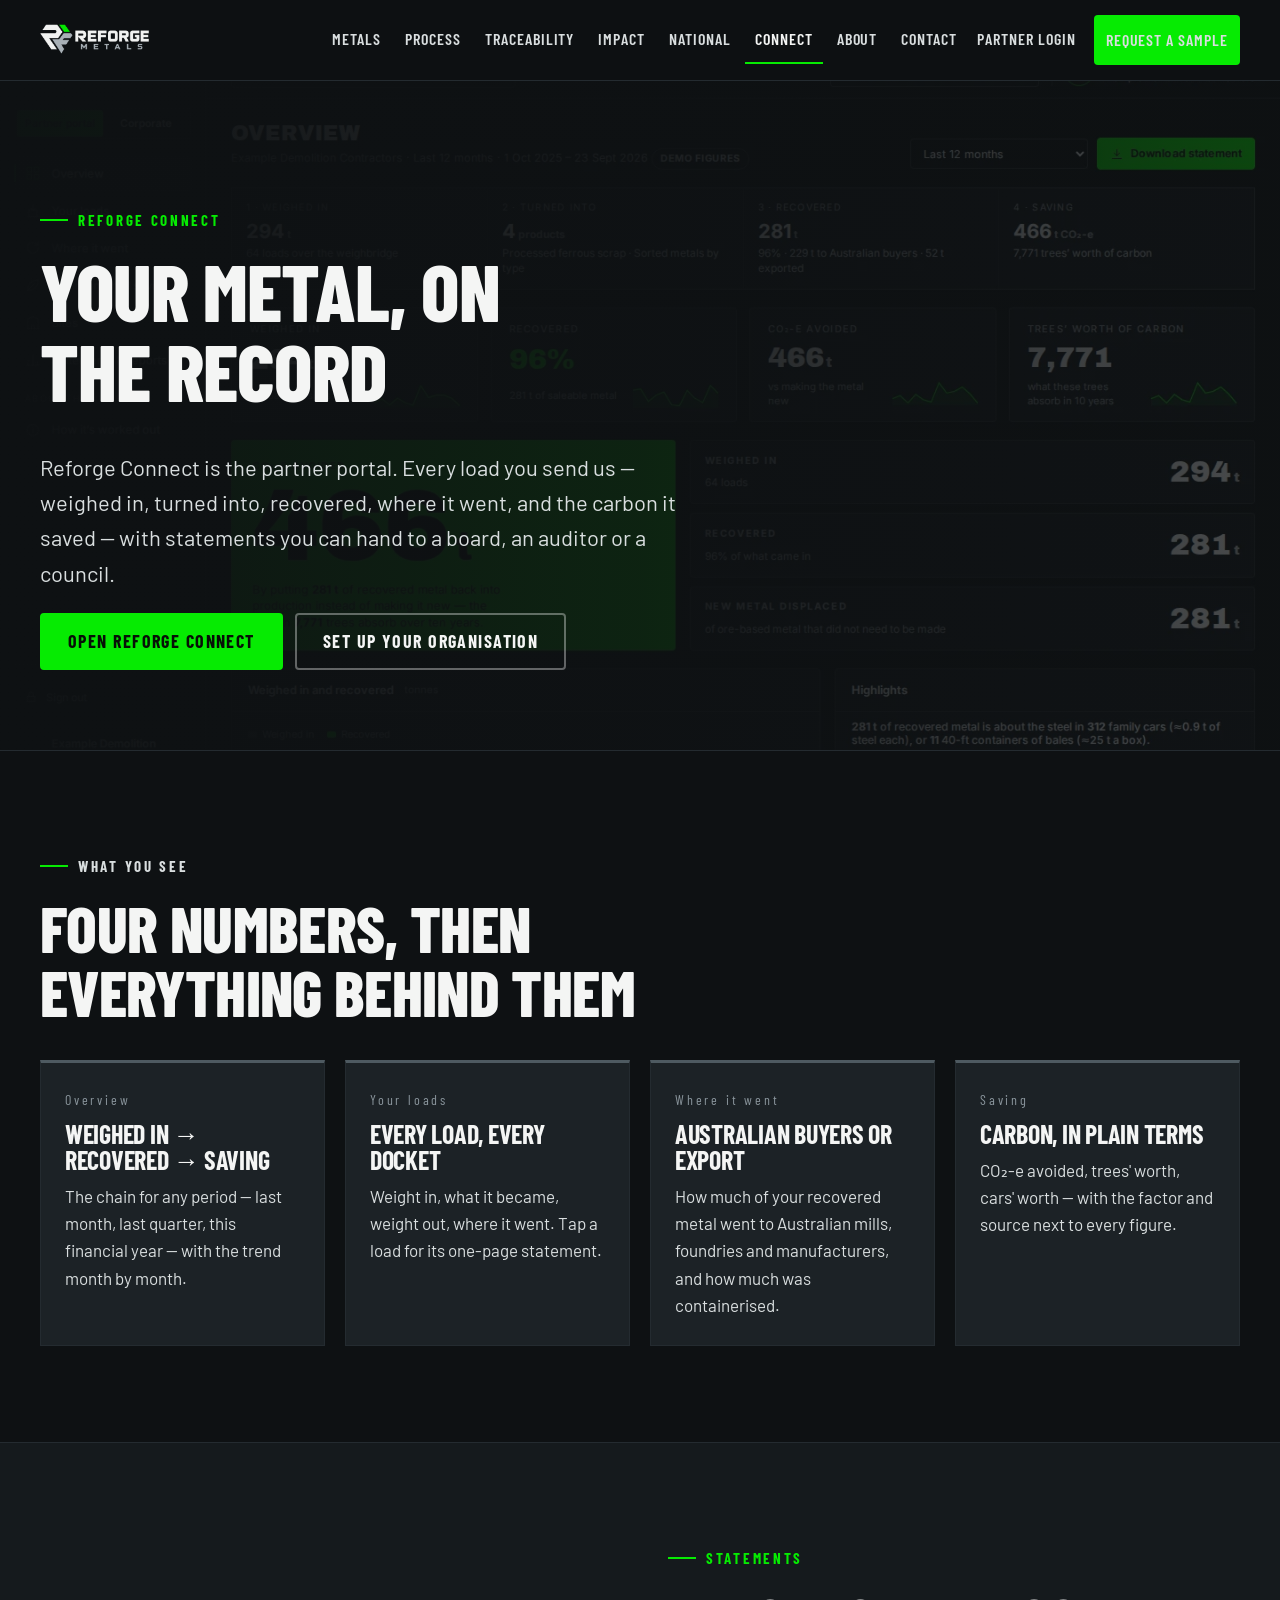
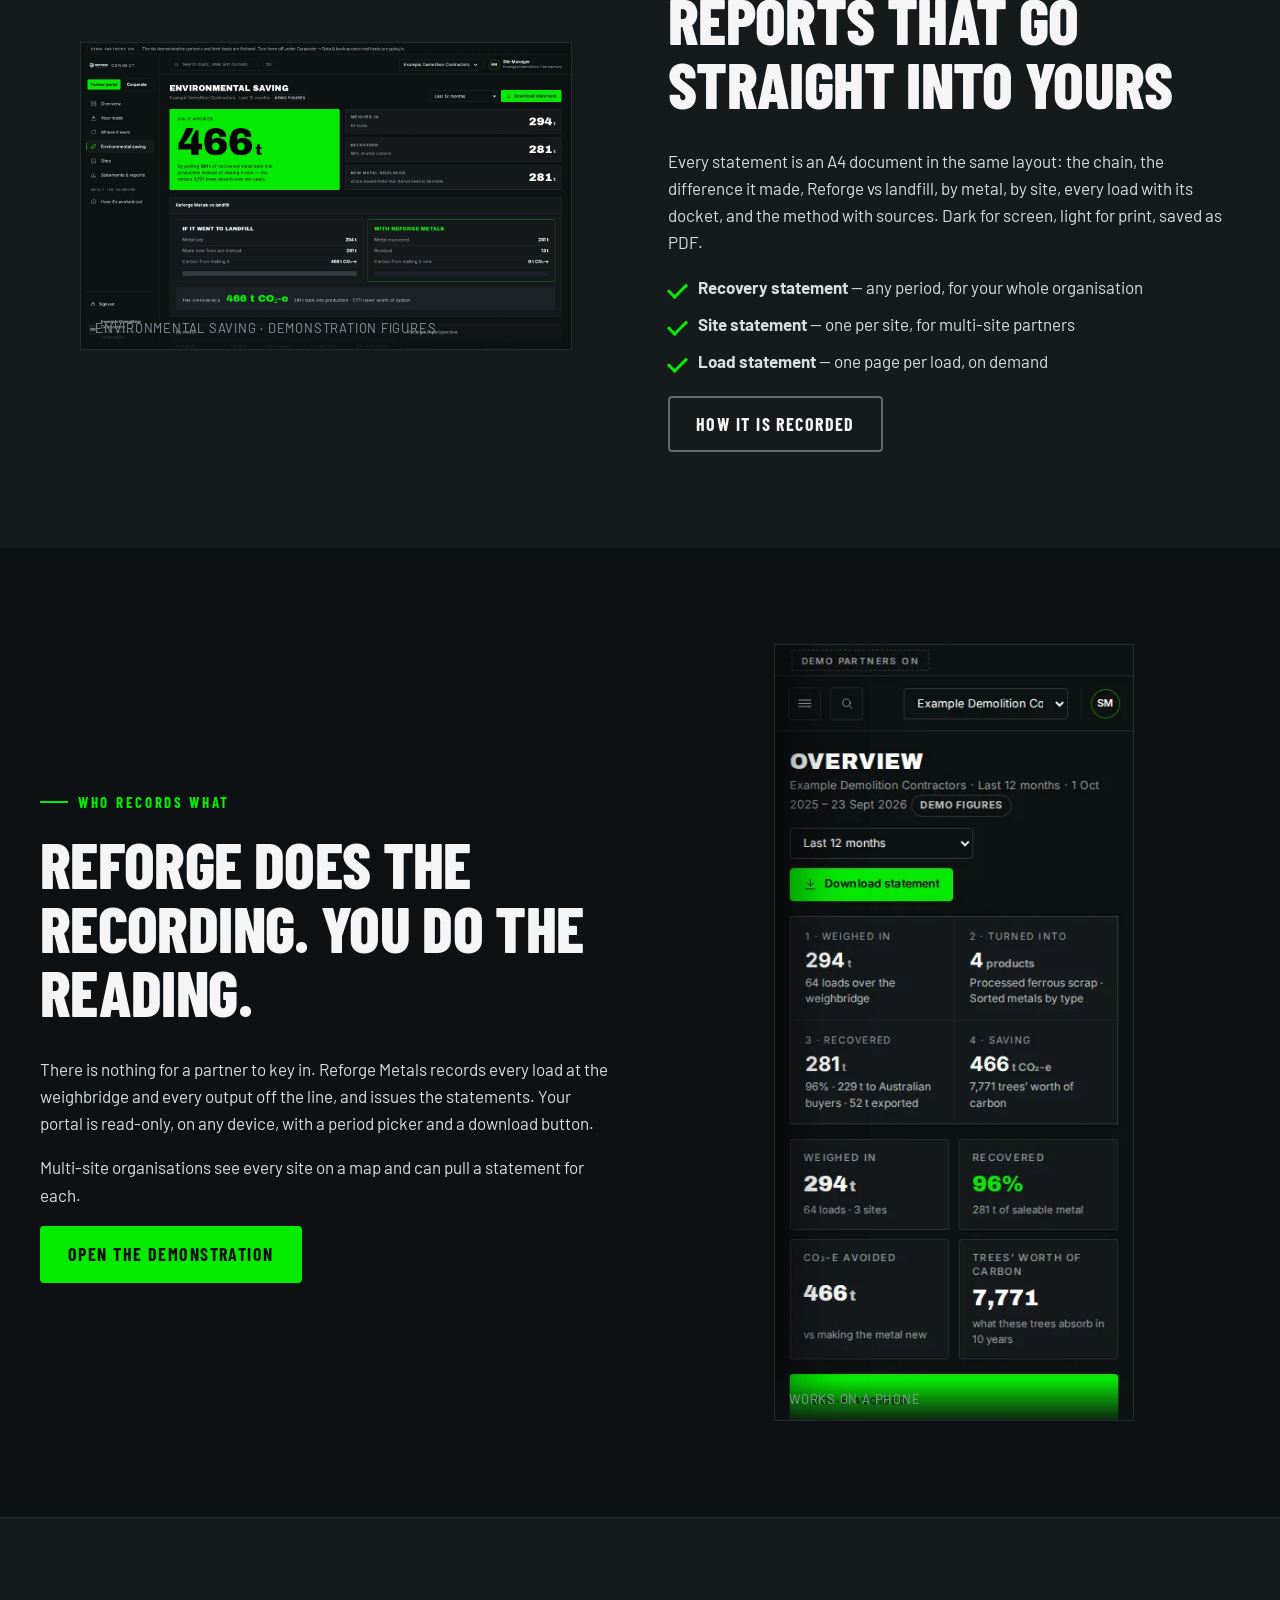
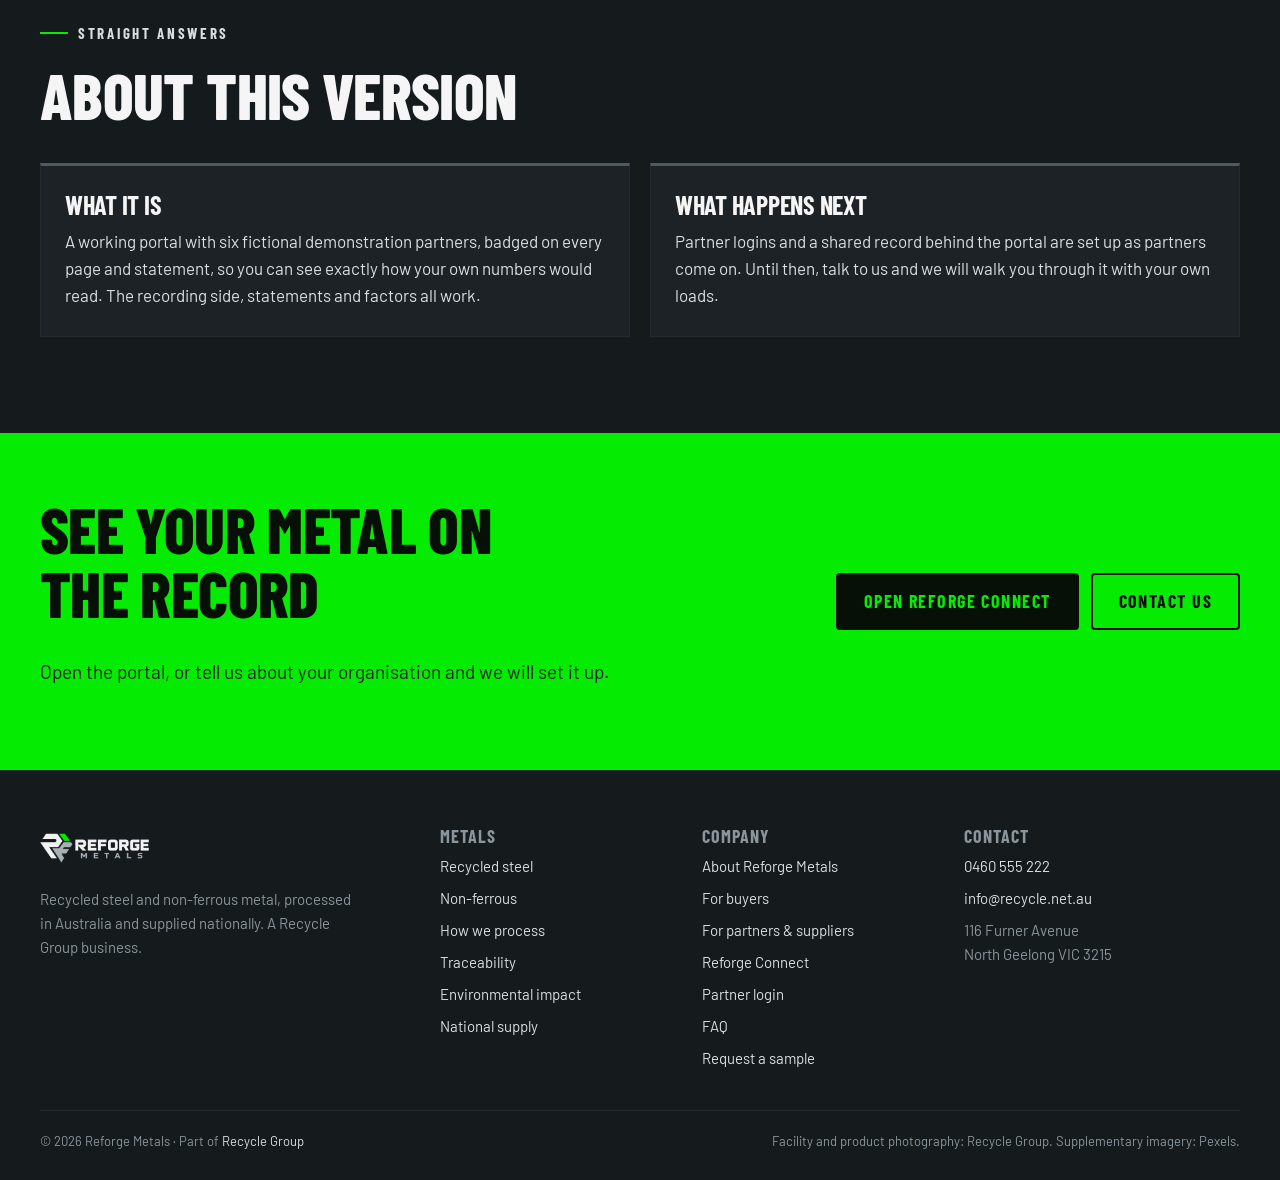
<file: connect.html>
<!DOCTYPE html>
<html lang="en-AU">
<head>
<meta charset="utf-8">
<meta name="viewport" content="width=device-width, initial-scale=1">
<title>Reforge Connect — Reforge Metals</title>
<meta name="description" content="Reforge Connect is the partner portal for organisations that send metal to Reforge Metals — every load weighed in, what it became, how much was recovered, where it went and the carbon it saved.">
<meta name="theme-color" content="#0E1113">
<link rel="icon" type="image/png" href="assets/favicon.png">
<meta property="og:title" content="Reforge Connect — Reforge Metals">
<meta property="og:description" content="Reforge Connect is the partner portal for organisations that send metal to Reforge Metals — every load weighed in, what it became, how much was recovered, where it went and the carbon it saved.">
<meta property="og:image" content="assets/img/hero-bale-container.webp">
<link rel="preconnect" href="https://fonts.googleapis.com">
<link rel="preconnect" href="https://fonts.gstatic.com" crossorigin>
<link href="https://fonts.googleapis.com/css2?family=Barlow+Condensed:wght@600;700;800&family=Barlow:wght@400;500;600&display=swap" rel="stylesheet">
<link rel="stylesheet" href="assets/main.css">
</head>
<body class="page-connect">
<a class="skip" href="#main">Skip to content</a>

<header class="site-header" id="top">
  <div class="wrap header-row">
    <a class="brand" href="index.html" aria-label="Reforge Metals — home">
      <img src="assets/logo-light.png" alt="Reforge Metals" width="1400" height="563">
    </a>
    <nav class="site-nav" id="site-nav" aria-label="Main">
      <ul>
        <li><a href="metals.html">Metals</a></li>
<li><a href="process.html">Process</a></li>
<li><a href="traceability.html">Traceability</a></li>
<li><a href="impact.html">Impact</a></li>
<li><a href="national.html">National</a></li>
<li><a href="connect.html" class="is-active">Connect</a></li>
<li><a href="about.html">About</a></li>
<li><a href="contact.html">Contact</a></li>
      </ul>
      <a class="nav-login" href="connect/">Partner login</a>
      <a class="btn btn-green nav-cta" href="contact.html#sample">Request a sample</a>
    </nav>
    <button class="menu-toggle" id="menu-toggle" aria-controls="site-nav" aria-expanded="false" aria-label="Open menu">
      <span></span><span></span><span></span>
    </button>
  </div>
</header>

<main id="main">
<section class="page-hero">
  <div class="hero-media"><img src="assets/img/app-overview.webp" alt="Reforge Connect partner portal overview" fetchpriority="high"></div>
  <div class="wrap">
    <p class="eyebrow">Reforge Connect</p>
    <h1>Your metal, on the record</h1>
    <p class="lead">Reforge Connect is the partner portal. Every load you send us — weighed in, turned into, recovered, where it went, and the carbon it saved — with statements you can hand to a board, an auditor or a council.</p>
    <div class="btn-row"><a class="btn btn-green" href="connect/">Open Reforge Connect</a><a class="btn btn-ghost" href="contact.html">Set up your organisation</a></div>
  </div>
</section>

<section class="section">
  <div class="wrap">
    <div class="section-head reveal">
      <p class="eyebrow">What you see</p>
      <h2>Four numbers, then everything behind them</h2>
    </div>
    <div class="grid grid-4">
      <div class="card reveal"><span class="num">Overview</span><h3>Weighed in → recovered → saving</h3><p>The chain for any period — last month, last quarter, this financial year — with the trend month by month.</p></div>
      <div class="card reveal"><span class="num">Your loads</span><h3>Every load, every docket</h3><p>Weight in, what it became, weight out, where it went. Tap a load for its one-page statement.</p></div>
      <div class="card reveal"><span class="num">Where it went</span><h3>Australian buyers or export</h3><p>How much of your recovered metal went to Australian mills, foundries and manufacturers, and how much was containerised.</p></div>
      <div class="card reveal"><span class="num">Saving</span><h3>Carbon, in plain terms</h3><p>CO₂-e avoided, trees' worth, cars' worth — with the factor and source next to every figure.</p></div>
    </div>
  </div>
</section>

<section class="section section-dark section-line">
  <div class="wrap">
    <div class="split">
      <figure class="split-img reveal" style="aspect-ratio:auto">
        <img src="assets/img/app-impact.webp" alt="Reforge Connect environmental saving page" loading="lazy" style="aspect-ratio:16/10">
        <figcaption>Environmental saving · demonstration figures</figcaption>
      </figure>
      <div class="reveal">
        <p class="eyebrow">Statements</p>
        <h2>Reports that go straight into yours</h2>
        <p>Every statement is an A4 document in the same layout: the chain, the difference it made, Reforge vs landfill, by metal, by site, every load with its docket, and the method with sources. Dark for screen, light for print, saved as PDF.</p>
        <ul class="checks">
          <li><strong>Recovery statement</strong> — any period, for your whole organisation</li>
          <li><strong>Site statement</strong> — one per site, for multi-site partners</li>
          <li><strong>Load statement</strong> — one page per load, on demand</li>
        </ul>
        <a class="btn btn-ghost" href="traceability.html">How it is recorded</a>
      </div>
    </div>
  </div>
</section>

<section class="section">
  <div class="wrap">
    <div class="split rev">
      <figure class="split-img reveal" style="aspect-ratio:auto;max-width:360px;margin:0 auto">
        <img src="assets/img/app-mobile.webp" alt="Reforge Connect on a phone" loading="lazy" style="aspect-ratio:390/844">
        <figcaption>Works on a phone</figcaption>
      </figure>
      <div class="reveal">
        <p class="eyebrow">Who records what</p>
        <h2>Reforge does the recording. You do the reading.</h2>
        <p>There is nothing for a partner to key in. Reforge Metals records every load at the weighbridge and every output off the line, and issues the statements. Your portal is read-only, on any device, with a period picker and a download button.</p>
        <p>Multi-site organisations see every site on a map and can pull a statement for each.</p>
        <a class="btn btn-green" href="connect/">Open the demonstration</a>
      </div>
    </div>
  </div>
</section>

<section class="section section-dark section-line">
  <div class="wrap">
    <div class="section-head reveal">
      <p class="eyebrow">Straight answers</p>
      <h2>About this version</h2>
    </div>
    <div class="grid grid-2">
      <div class="card reveal"><h3>What it is</h3><p>A working portal with six fictional demonstration partners, badged on every page and statement, so you can see exactly how your own numbers would read. The recording side, statements and factors all work.</p></div>
      <div class="card reveal"><h3>What happens next</h3><p>Partner logins and a shared record behind the portal are set up as partners come on. Until then, talk to us and we will walk you through it with your own loads.</p></div>
    </div>
  </div>
</section>

<section class="cta">
  <div class="wrap cta-inner">
    <div>
      <h2>See your metal on the record</h2>
      <p>Open the portal, or tell us about your organisation and we will set it up.</p>
    </div>
    <div class="btn-row">
      <a class="btn btn-dark" href="connect/">Open Reforge Connect</a>
      <a class="btn" href="contact.html">Contact us</a>
    </div>
  </div>
</section>

</main>

<footer class="site-footer">
  <div class="wrap">
    <div class="footer-grid">
      <div class="footer-brand">
        <img src="assets/logo-light.png" alt="Reforge Metals" width="1400" height="563">
        <p>Recycled steel and non-ferrous metal, processed in Australia and supplied nationally. A Recycle Group business.</p>
      </div>
      <div>
        <h4>Metals</h4>
        <ul>
          <li><a href="steel.html">Recycled steel</a></li>
          <li><a href="non-ferrous.html">Non-ferrous</a></li>
          <li><a href="process.html">How we process</a></li>
          <li><a href="traceability.html">Traceability</a></li>
          <li><a href="impact.html">Environmental impact</a></li>
          <li><a href="national.html">National supply</a></li>
        </ul>
      </div>
      <div>
        <h4>Company</h4>
        <ul>
          <li><a href="about.html">About Reforge Metals</a></li>
          <li><a href="buyers.html">For buyers</a></li>
          <li><a href="partners.html">For partners &amp; suppliers</a></li>
          <li><a href="connect.html">Reforge Connect</a></li>
          <li><a href="connect/">Partner login</a></li>
          <li><a href="faq.html">FAQ</a></li>
          <li><a href="contact.html#sample">Request a sample</a></li>
        </ul>
      </div>
      <div>
        <h4>Contact</h4>
        <ul class="contact-list">
          <li><a href="tel:+61460555222">0460 555 222</a></li>
          <li><a href="mailto:info@recycle.net.au">info@recycle.net.au</a></li>
          <li>116 Furner Avenue<br>North Geelong VIC 3215</li>
        </ul>
      </div>
    </div>
    <div class="footer-base">
      <p>&copy; <span id="year"></span> Reforge Metals · Part of <a href="https://recycle.net.au" rel="noopener">Recycle Group</a></p>
      <p class="credits">Facility and product photography: Recycle Group. Supplementary imagery: Pexels.</p>
    </div>
  </div>
</footer>

<script src="assets/main.js"></script>
</body>
</html>
</file>
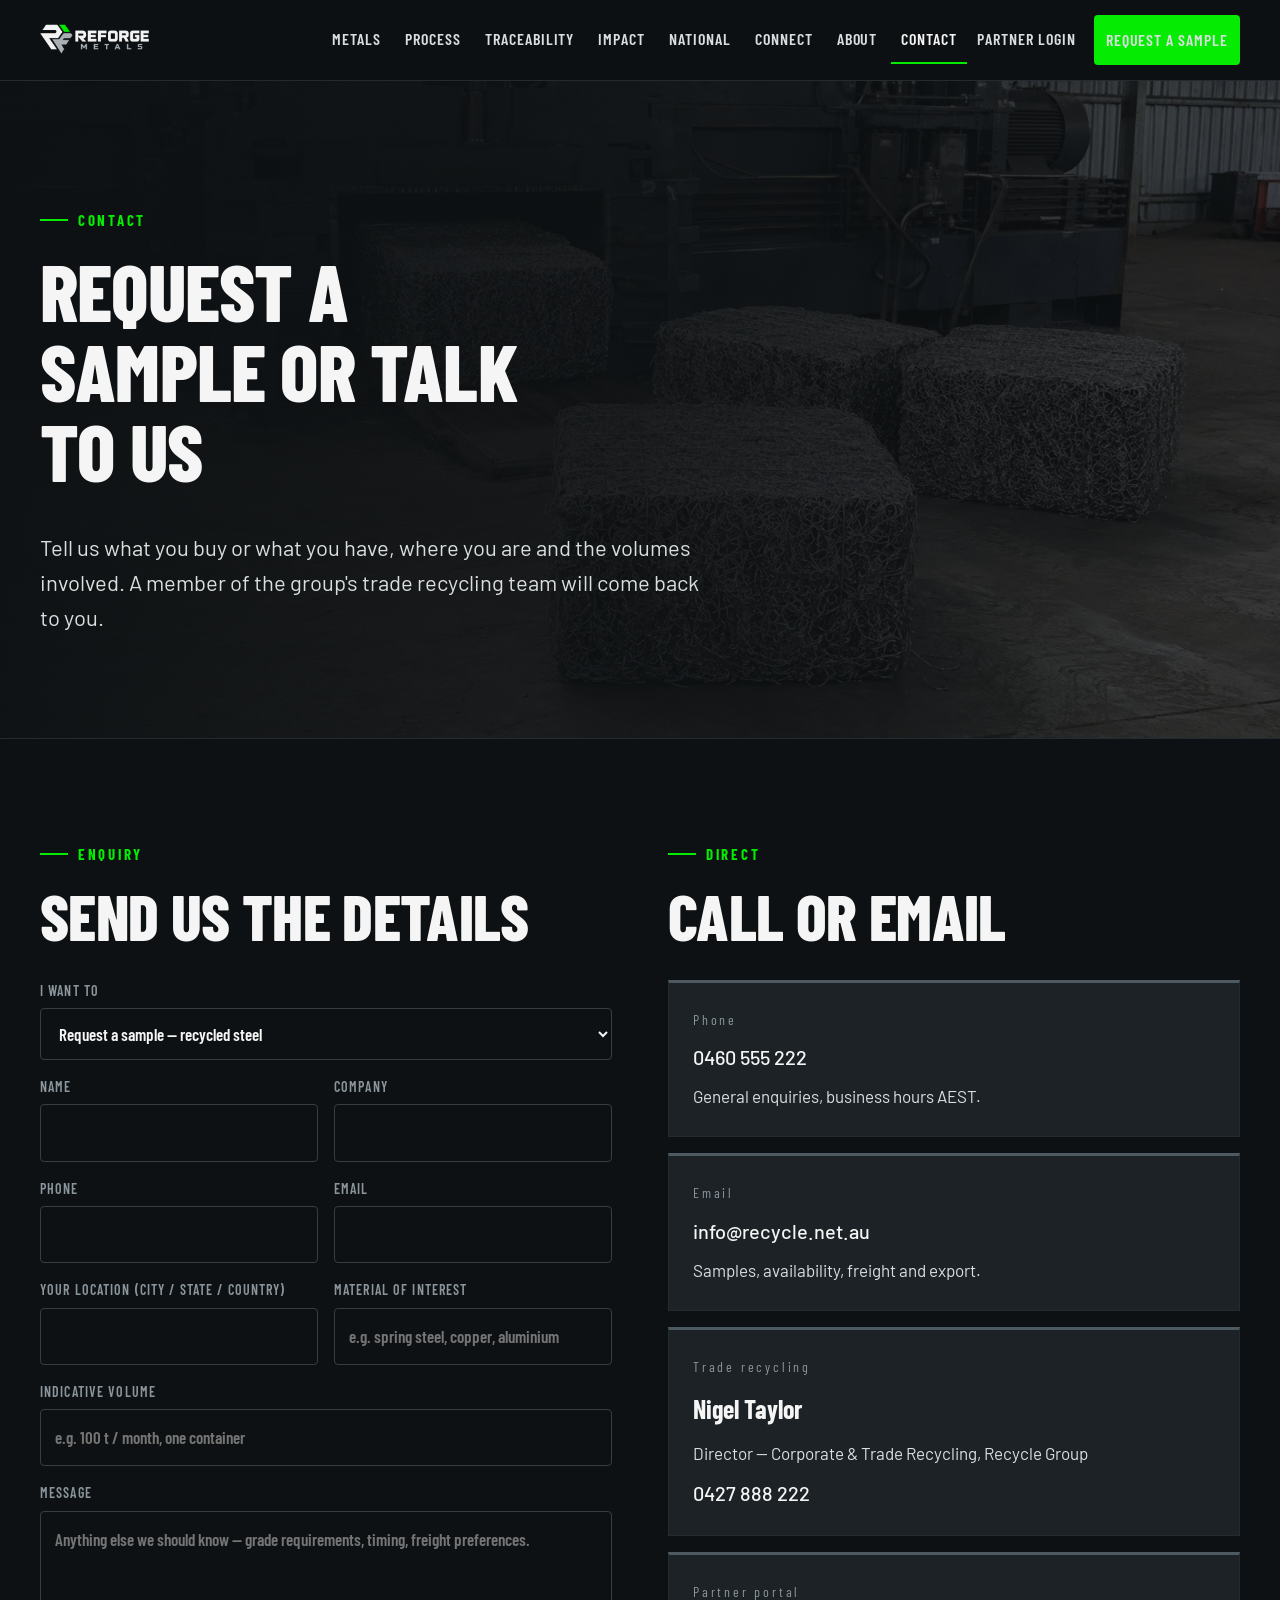
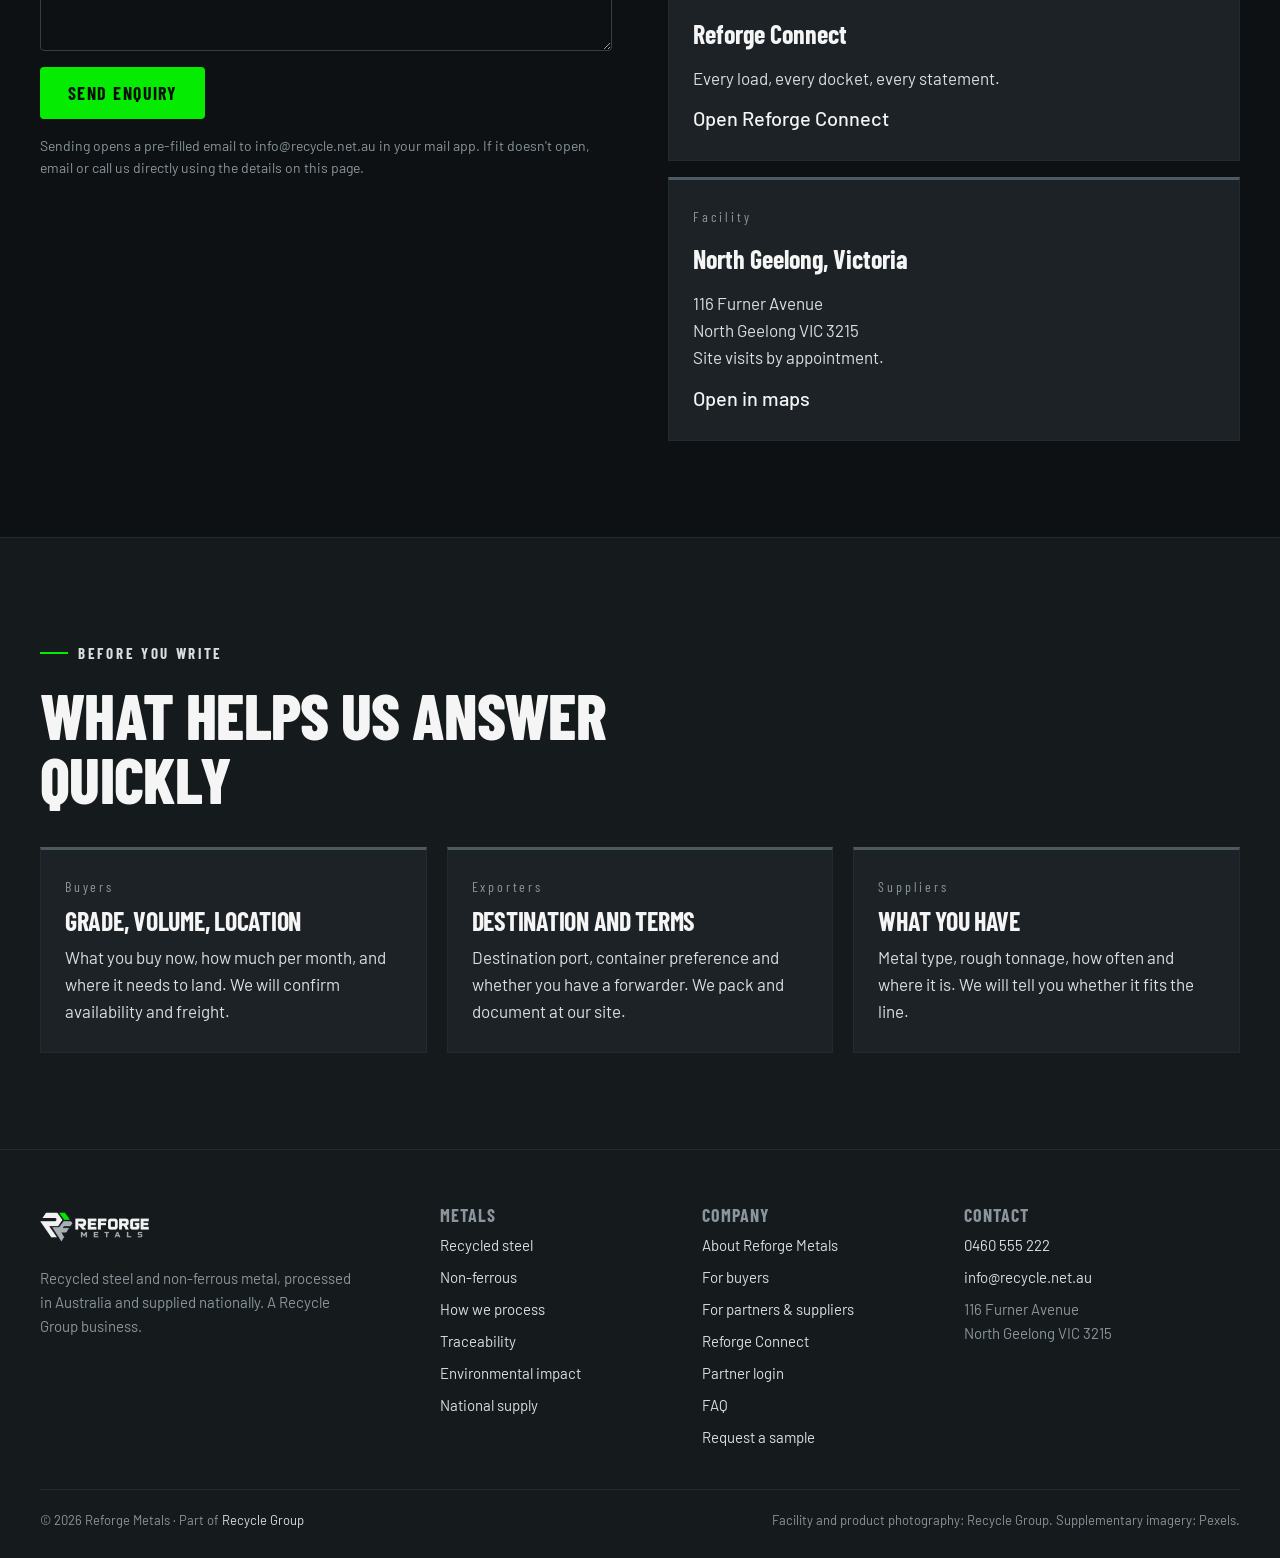
<file: contact.html>
<!DOCTYPE html>
<html lang="en-AU">
<head>
<meta charset="utf-8">
<meta name="viewport" content="width=device-width, initial-scale=1">
<title>Contact — Reforge Metals</title>
<meta name="description" content="Request a sample of recycled steel or non-ferrous metal, ask about availability and freight, or talk to Reforge Metals about your metal stream.">
<meta name="theme-color" content="#0E1113">
<link rel="icon" type="image/png" href="assets/favicon.png">
<meta property="og:title" content="Contact — Reforge Metals">
<meta property="og:description" content="Request a sample of recycled steel or non-ferrous metal, ask about availability and freight, or talk to Reforge Metals about your metal stream.">
<meta property="og:image" content="assets/img/hero-bale-container.webp">
<link rel="preconnect" href="https://fonts.googleapis.com">
<link rel="preconnect" href="https://fonts.gstatic.com" crossorigin>
<link href="https://fonts.googleapis.com/css2?family=Barlow+Condensed:wght@600;700;800&family=Barlow:wght@400;500;600&display=swap" rel="stylesheet">
<link rel="stylesheet" href="assets/main.css">
</head>
<body class="page-contact">
<a class="skip" href="#main">Skip to content</a>

<header class="site-header" id="top">
  <div class="wrap header-row">
    <a class="brand" href="index.html" aria-label="Reforge Metals — home">
      <img src="assets/logo-light.png" alt="Reforge Metals" width="1400" height="563">
    </a>
    <nav class="site-nav" id="site-nav" aria-label="Main">
      <ul>
        <li><a href="metals.html">Metals</a></li>
<li><a href="process.html">Process</a></li>
<li><a href="traceability.html">Traceability</a></li>
<li><a href="impact.html">Impact</a></li>
<li><a href="national.html">National</a></li>
<li><a href="connect.html">Connect</a></li>
<li><a href="about.html">About</a></li>
<li><a href="contact.html" class="is-active">Contact</a></li>
      </ul>
      <a class="nav-login" href="connect/">Partner login</a>
      <a class="btn btn-green nav-cta" href="contact.html#sample">Request a sample</a>
    </nav>
    <button class="menu-toggle" id="menu-toggle" aria-controls="site-nav" aria-expanded="false" aria-label="Open menu">
      <span></span><span></span><span></span>
    </button>
  </div>
</header>

<main id="main">
<section class="page-hero">
  <div class="hero-media"><img src="assets/img/bales-row.webp" alt="Steel bales at the Recycle Group facility" fetchpriority="high"></div>
  <div class="wrap">
    <p class="eyebrow">Contact</p>
    <h1>Request a sample or talk to us</h1>
    <p class="lead">Tell us what you buy or what you have, where you are and the volumes involved. A member of the group's trade recycling team will come back to you.</p>
  </div>
</section>

<section class="section" id="sample">
  <div class="wrap">
    <div class="split" style="align-items:start">
      <div class="reveal">
        <p class="eyebrow">Enquiry</p>
        <h2>Send us the details</h2>
        <form class="form" id="enquiry-form" novalidate>
          <label>I want to
            <select name="type" required>
              <option value="Request a sample — recycled steel">Request a sample — recycled steel</option>
              <option value="Buy recycled steel">Buy recycled steel</option>
              <option value="Buy non-ferrous metal">Buy non-ferrous metal</option>
              <option value="Export enquiry">Export enquiry</option>
              <option value="Supply metal to Reforge">Supply metal to Reforge Metals</option>
              <option value="Set up Reforge Connect">Set up Reforge Connect for my organisation</option>
              <option value="Arrange a site visit">Arrange a site visit</option>
              <option value="General enquiry">Something else</option>
            </select>
          </label>
          <div class="row">
            <label>Name <input type="text" name="name" autocomplete="name" required></label>
            <label>Company <input type="text" name="company" autocomplete="organization"></label>
          </div>
          <div class="row">
            <label>Phone <input type="tel" name="phone" autocomplete="tel"></label>
            <label>Email <input type="email" name="email" autocomplete="email" required></label>
          </div>
          <div class="row">
            <label>Your location (city / state / country) <input type="text" name="location"></label>
            <label>Material of interest <input type="text" name="material" placeholder="e.g. spring steel, copper, aluminium"></label>
          </div>
          <label>Indicative volume <input type="text" name="volume" placeholder="e.g. 100 t / month, one container"></label>
          <label>Message <textarea name="message" placeholder="Anything else we should know — grade requirements, timing, freight preferences."></textarea></label>
          <div class="btn-row"><button class="btn btn-green" type="submit">Send enquiry</button></div>
          <p class="form-note">Sending opens a pre-filled email to info@recycle.net.au in your mail app. If it doesn't open, email or call us directly using the details on this page.</p>
          <p id="form-ok" class="notice" hidden tabindex="-1">Your email app should now be open with the enquiry filled in. Press send and we will be in touch.</p>
        </form>
      </div>
      <div class="reveal">
        <p class="eyebrow">Direct</p>
        <h2>Call or email</h2>
        <div class="contact-cards">
          <div class="card"><span class="num">Phone</span><a href="tel:+61460555222">0460 555 222</a><p>General enquiries, business hours AEST.</p></div>
          <div class="card"><span class="num">Email</span><a href="mailto:info@recycle.net.au">info@recycle.net.au</a><p>Samples, availability, freight and export.</p></div>
          <div class="card"><span class="num">Trade recycling</span><b>Nigel Taylor</b><p>Director — Corporate &amp; Trade Recycling, Recycle Group</p><a href="tel:+61427888222">0427 888 222</a></div>
          <div class="card"><span class="num">Partner portal</span><b>Reforge Connect</b><p>Every load, every docket, every statement.</p><a href="connect/">Open Reforge Connect</a></div>
          <div class="card"><span class="num">Facility</span><b>North Geelong, Victoria</b><p>116 Furner Avenue<br>North Geelong VIC 3215<br>Site visits by appointment.</p><a href="https://maps.google.com/?q=116+Furner+Avenue+North+Geelong+VIC+3215" rel="noopener">Open in maps</a></div>
        </div>
      </div>
    </div>
  </div>
</section>

<section class="section section-dark section-line">
  <div class="wrap">
    <div class="section-head reveal">
      <p class="eyebrow">Before you write</p>
      <h2>What helps us answer quickly</h2>
    </div>
    <div class="grid grid-3">
      <div class="card reveal"><span class="num">Buyers</span><h3>Grade, volume, location</h3><p>What you buy now, how much per month, and where it needs to land. We will confirm availability and freight.</p></div>
      <div class="card reveal"><span class="num">Exporters</span><h3>Destination and terms</h3><p>Destination port, container preference and whether you have a forwarder. We pack and document at our site.</p></div>
      <div class="card reveal"><span class="num">Suppliers</span><h3>What you have</h3><p>Metal type, rough tonnage, how often and where it is. We will tell you whether it fits the line.</p></div>
    </div>
  </div>
</section>

</main>

<footer class="site-footer">
  <div class="wrap">
    <div class="footer-grid">
      <div class="footer-brand">
        <img src="assets/logo-light.png" alt="Reforge Metals" width="1400" height="563">
        <p>Recycled steel and non-ferrous metal, processed in Australia and supplied nationally. A Recycle Group business.</p>
      </div>
      <div>
        <h4>Metals</h4>
        <ul>
          <li><a href="steel.html">Recycled steel</a></li>
          <li><a href="non-ferrous.html">Non-ferrous</a></li>
          <li><a href="process.html">How we process</a></li>
          <li><a href="traceability.html">Traceability</a></li>
          <li><a href="impact.html">Environmental impact</a></li>
          <li><a href="national.html">National supply</a></li>
        </ul>
      </div>
      <div>
        <h4>Company</h4>
        <ul>
          <li><a href="about.html">About Reforge Metals</a></li>
          <li><a href="buyers.html">For buyers</a></li>
          <li><a href="partners.html">For partners &amp; suppliers</a></li>
          <li><a href="connect.html">Reforge Connect</a></li>
          <li><a href="connect/">Partner login</a></li>
          <li><a href="faq.html">FAQ</a></li>
          <li><a href="contact.html#sample">Request a sample</a></li>
        </ul>
      </div>
      <div>
        <h4>Contact</h4>
        <ul class="contact-list">
          <li><a href="tel:+61460555222">0460 555 222</a></li>
          <li><a href="mailto:info@recycle.net.au">info@recycle.net.au</a></li>
          <li>116 Furner Avenue<br>North Geelong VIC 3215</li>
        </ul>
      </div>
    </div>
    <div class="footer-base">
      <p>&copy; <span id="year"></span> Reforge Metals · Part of <a href="https://recycle.net.au" rel="noopener">Recycle Group</a></p>
      <p class="credits">Facility and product photography: Recycle Group. Supplementary imagery: Pexels.</p>
    </div>
  </div>
</footer>

<script src="assets/main.js"></script>
</body>
</html>
</file>
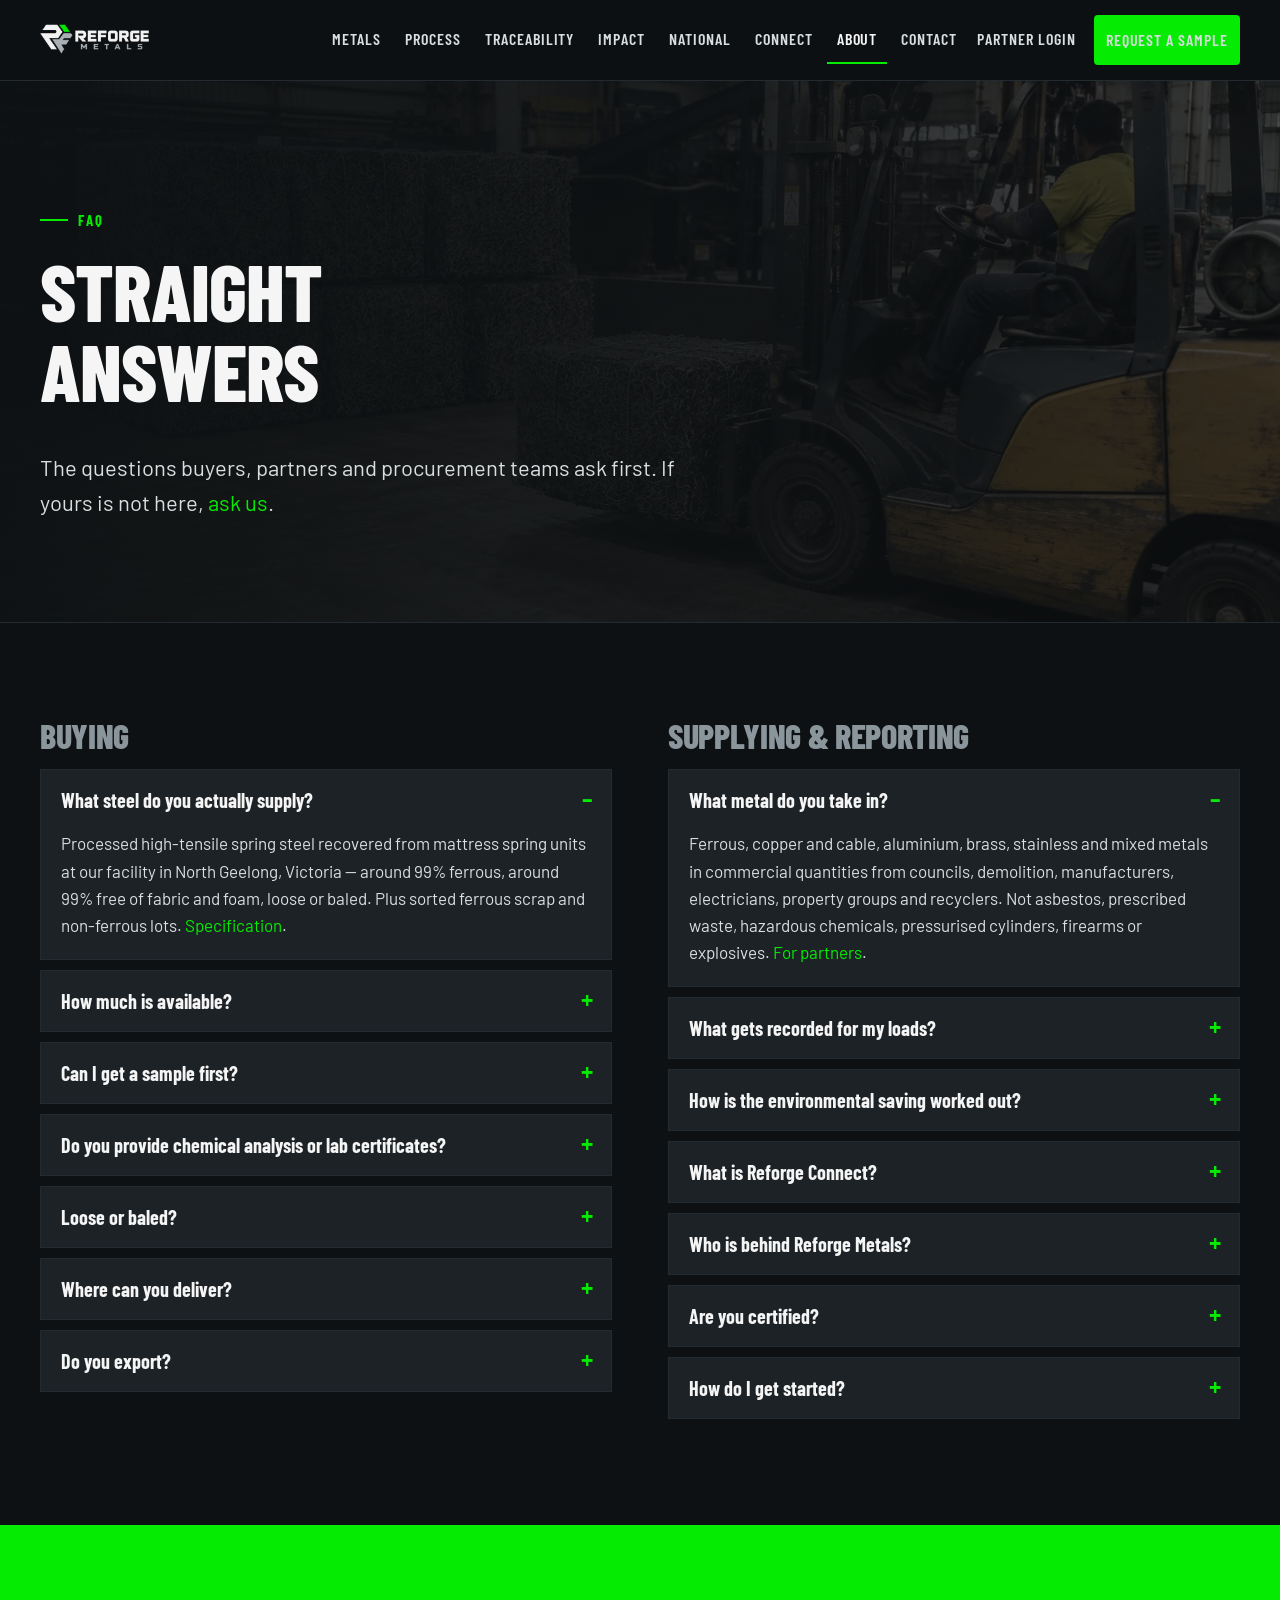
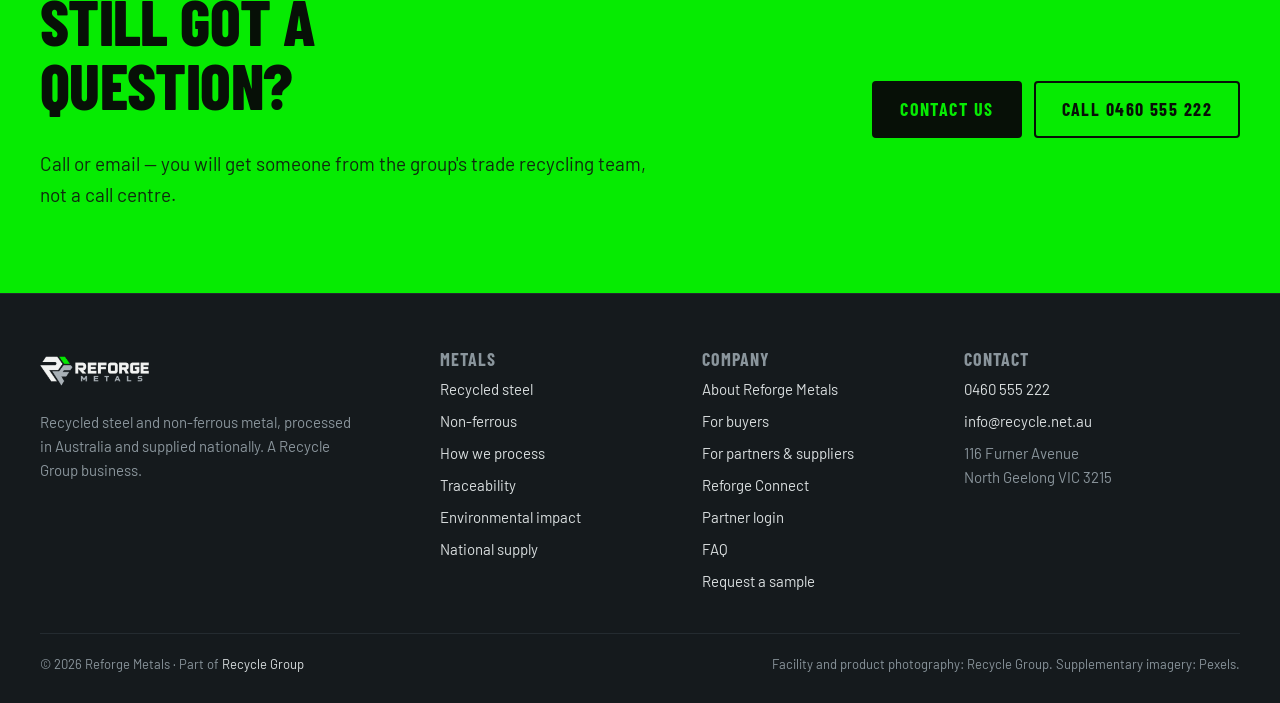
<file: faq.html>
<!DOCTYPE html>
<html lang="en-AU">
<head>
<meta charset="utf-8">
<meta name="viewport" content="width=device-width, initial-scale=1">
<title>FAQ — Reforge Metals</title>
<meta name="description" content="Straight answers about Reforge Metals — what we supply, what we take, how loads are recorded and reported, freight, export and what we do not claim.">
<meta name="theme-color" content="#0E1113">
<link rel="icon" type="image/png" href="assets/favicon.png">
<meta property="og:title" content="FAQ — Reforge Metals">
<meta property="og:description" content="Straight answers about Reforge Metals — what we supply, what we take, how loads are recorded and reported, freight, export and what we do not claim.">
<meta property="og:image" content="assets/img/hero-bale-container.webp">
<link rel="preconnect" href="https://fonts.googleapis.com">
<link rel="preconnect" href="https://fonts.gstatic.com" crossorigin>
<link href="https://fonts.googleapis.com/css2?family=Barlow+Condensed:wght@600;700;800&family=Barlow:wght@400;500;600&display=swap" rel="stylesheet">
<link rel="stylesheet" href="assets/main.css">
</head>
<body class="page-faq">
<a class="skip" href="#main">Skip to content</a>

<header class="site-header" id="top">
  <div class="wrap header-row">
    <a class="brand" href="index.html" aria-label="Reforge Metals — home">
      <img src="assets/logo-light.png" alt="Reforge Metals" width="1400" height="563">
    </a>
    <nav class="site-nav" id="site-nav" aria-label="Main">
      <ul>
        <li><a href="metals.html">Metals</a></li>
<li><a href="process.html">Process</a></li>
<li><a href="traceability.html">Traceability</a></li>
<li><a href="impact.html">Impact</a></li>
<li><a href="national.html">National</a></li>
<li><a href="connect.html">Connect</a></li>
<li><a href="about.html" class="is-active">About</a></li>
<li><a href="contact.html">Contact</a></li>
      </ul>
      <a class="nav-login" href="connect/">Partner login</a>
      <a class="btn btn-green nav-cta" href="contact.html#sample">Request a sample</a>
    </nav>
    <button class="menu-toggle" id="menu-toggle" aria-controls="site-nav" aria-expanded="false" aria-label="Open menu">
      <span></span><span></span><span></span>
    </button>
  </div>
</header>

<main id="main">
<section class="page-hero">
  <div class="hero-media"><img src="assets/img/forklift-bales.webp" alt="Forklift moving steel bales" fetchpriority="high"></div>
  <div class="wrap">
    <p class="eyebrow">FAQ</p>
    <h1>Straight answers</h1>
    <p class="lead">The questions buyers, partners and procurement teams ask first. If yours is not here, <a class="green" href="contact.html">ask us</a>.</p>
  </div>
</section>

<section class="section">
  <div class="wrap">
    <div class="faq-cols">
      <div>
        <h2 class="faq-h">Buying</h2>
        <details class="faq reveal" open><summary>What steel do you actually supply?</summary><p>Processed high-tensile spring steel recovered from mattress spring units at our facility in North Geelong, Victoria — around 99% ferrous, around 99% free of fabric and foam, loose or baled. Plus sorted ferrous scrap and non-ferrous lots. <a class="green" href="steel.html#spec">Specification</a>.</p></details>
        <details class="faq reveal"><summary>How much is available?</summary><p>Spring steel runs at 6–10 tonnes a day, typically 130–250 tonnes a month, year-round. Non-ferrous is accumulated to saleable lots and offered as they are ready.</p></details>
        <details class="faq reveal"><summary>Can I get a sample first?</summary><p>Yes — always. We supply a physical sample before any commercial commitment so you can assess it against your own requirements.</p></details>
        <details class="faq reveal"><summary>Do you provide chemical analysis or lab certificates?</summary><p>Not currently. We do not claim laboratory testing, chemical composition, moisture or certified bulk-density figures. Buyers are welcome to run their own assessment on a supplied sample.</p></details>
        <details class="faq reveal"><summary>Loose or baled?</summary><p>Either. Loose for buyers with their own handling and shredding; baled for export and for buyers who want dense, easily counted loads. Bale dimensions vary with the press cycle and are confirmed per order.</p></details>
        <details class="faq reveal"><summary>Where can you deliver?</summary><p>Anywhere in Australia by road, interstate terminals by rail for buyers set up to receive it, and containers packed at our site for export through Victorian ports. <a class="green" href="national.html">National supply</a>.</p></details>
        <details class="faq reveal"><summary>Do you export?</summary><p>Yes. Spring steel is offered to international buyers; the export offer is available in English, Vietnamese, Chinese and Hindi. Bales are containerised at North Geelong and documented for your forwarder.</p></details>
      </div>
      <div>
        <h2 class="faq-h">Supplying &amp; reporting</h2>
        <details class="faq reveal" open><summary>What metal do you take in?</summary><p>Ferrous, copper and cable, aluminium, brass, stainless and mixed metals in commercial quantities from councils, demolition, manufacturers, electricians, property groups and recyclers. Not asbestos, prescribed waste, hazardous chemicals, pressurised cylinders, firearms or explosives. <a class="green" href="partners.html">For partners</a>.</p></details>
        <details class="faq reveal"><summary>What gets recorded for my loads?</summary><p>Four things: the weight in over the weighbridge, what the load was turned into, the weight of metal recovered (and the residual), and the environmental saving. Plus where the recovered metal went — Australian mill, foundry, manufacturer, non-ferrous buyer or export. <a class="green" href="traceability.html">Traceability</a>.</p></details>
        <details class="faq reveal"><summary>How is the environmental saving worked out?</summary><p>Tonnes recovered × the published recycling credit for that metal — the carbon avoided by not making the same metal new from ore (steel 1.5 t CO₂/t, World Steel Association; copper 5.2, aluminium 7.9 and mixed metals 4.8 t CO₂-e/t, US EPA WARM). No landfill-methane claim is made for metal. <a class="green" href="impact.html">Impact and method</a>.</p></details>
        <details class="faq reveal"><summary>What is Reforge Connect?</summary><p>The partner portal. Every load, every docket, where it went and what it saved, with recovery statements for any period, site statements and a statement per load. Reforge does the recording; partners read and download. <a class="green" href="connect.html">About Connect</a>.</p></details>
        <details class="faq reveal"><summary>Who is behind Reforge Metals?</summary><p>Recycle Group — the Victorian resource-recovery group behind The Mattress Recycling Company and Recycle North Geelong. The plant that produces our spring steel was an $8.5 million investment that recovers 99% of the steel from every mattress it processes. <a class="green" href="about.html">About</a>.</p></details>
        <details class="faq reveal"><summary>Are you certified?</summary><p>Recycle Group operates under EPA Victoria registration and certified management systems for quality, environment and safety (ISO 9001, 14001 and 45001). Documentation is supplied with commercial proposals on request.</p></details>
        <details class="faq reveal"><summary>How do I get started?</summary><p>Buyers: tell us what you buy, where you are and how much a month — we send a sample. Partners: tell us what metal you have, how often and where — we confirm the fit and how it gets to us. <a class="green" href="contact.html">Contact</a>.</p></details>
      </div>
    </div>
  </div>
</section>

<section class="cta">
  <div class="wrap cta-inner">
    <div>
      <h2>Still got a question?</h2>
      <p>Call or email — you will get someone from the group's trade recycling team, not a call centre.</p>
    </div>
    <div class="btn-row">
      <a class="btn btn-dark" href="contact.html">Contact us</a>
      <a class="btn" href="tel:+61460555222">Call 0460 555 222</a>
    </div>
  </div>
</section>

</main>

<footer class="site-footer">
  <div class="wrap">
    <div class="footer-grid">
      <div class="footer-brand">
        <img src="assets/logo-light.png" alt="Reforge Metals" width="1400" height="563">
        <p>Recycled steel and non-ferrous metal, processed in Australia and supplied nationally. A Recycle Group business.</p>
      </div>
      <div>
        <h4>Metals</h4>
        <ul>
          <li><a href="steel.html">Recycled steel</a></li>
          <li><a href="non-ferrous.html">Non-ferrous</a></li>
          <li><a href="process.html">How we process</a></li>
          <li><a href="traceability.html">Traceability</a></li>
          <li><a href="impact.html">Environmental impact</a></li>
          <li><a href="national.html">National supply</a></li>
        </ul>
      </div>
      <div>
        <h4>Company</h4>
        <ul>
          <li><a href="about.html">About Reforge Metals</a></li>
          <li><a href="buyers.html">For buyers</a></li>
          <li><a href="partners.html">For partners &amp; suppliers</a></li>
          <li><a href="connect.html">Reforge Connect</a></li>
          <li><a href="connect/">Partner login</a></li>
          <li><a href="faq.html">FAQ</a></li>
          <li><a href="contact.html#sample">Request a sample</a></li>
        </ul>
      </div>
      <div>
        <h4>Contact</h4>
        <ul class="contact-list">
          <li><a href="tel:+61460555222">0460 555 222</a></li>
          <li><a href="mailto:info@recycle.net.au">info@recycle.net.au</a></li>
          <li>116 Furner Avenue<br>North Geelong VIC 3215</li>
        </ul>
      </div>
    </div>
    <div class="footer-base">
      <p>&copy; <span id="year"></span> Reforge Metals · Part of <a href="https://recycle.net.au" rel="noopener">Recycle Group</a></p>
      <p class="credits">Facility and product photography: Recycle Group. Supplementary imagery: Pexels.</p>
    </div>
  </div>
</footer>

<script src="assets/main.js"></script>
</body>
</html>
</file>
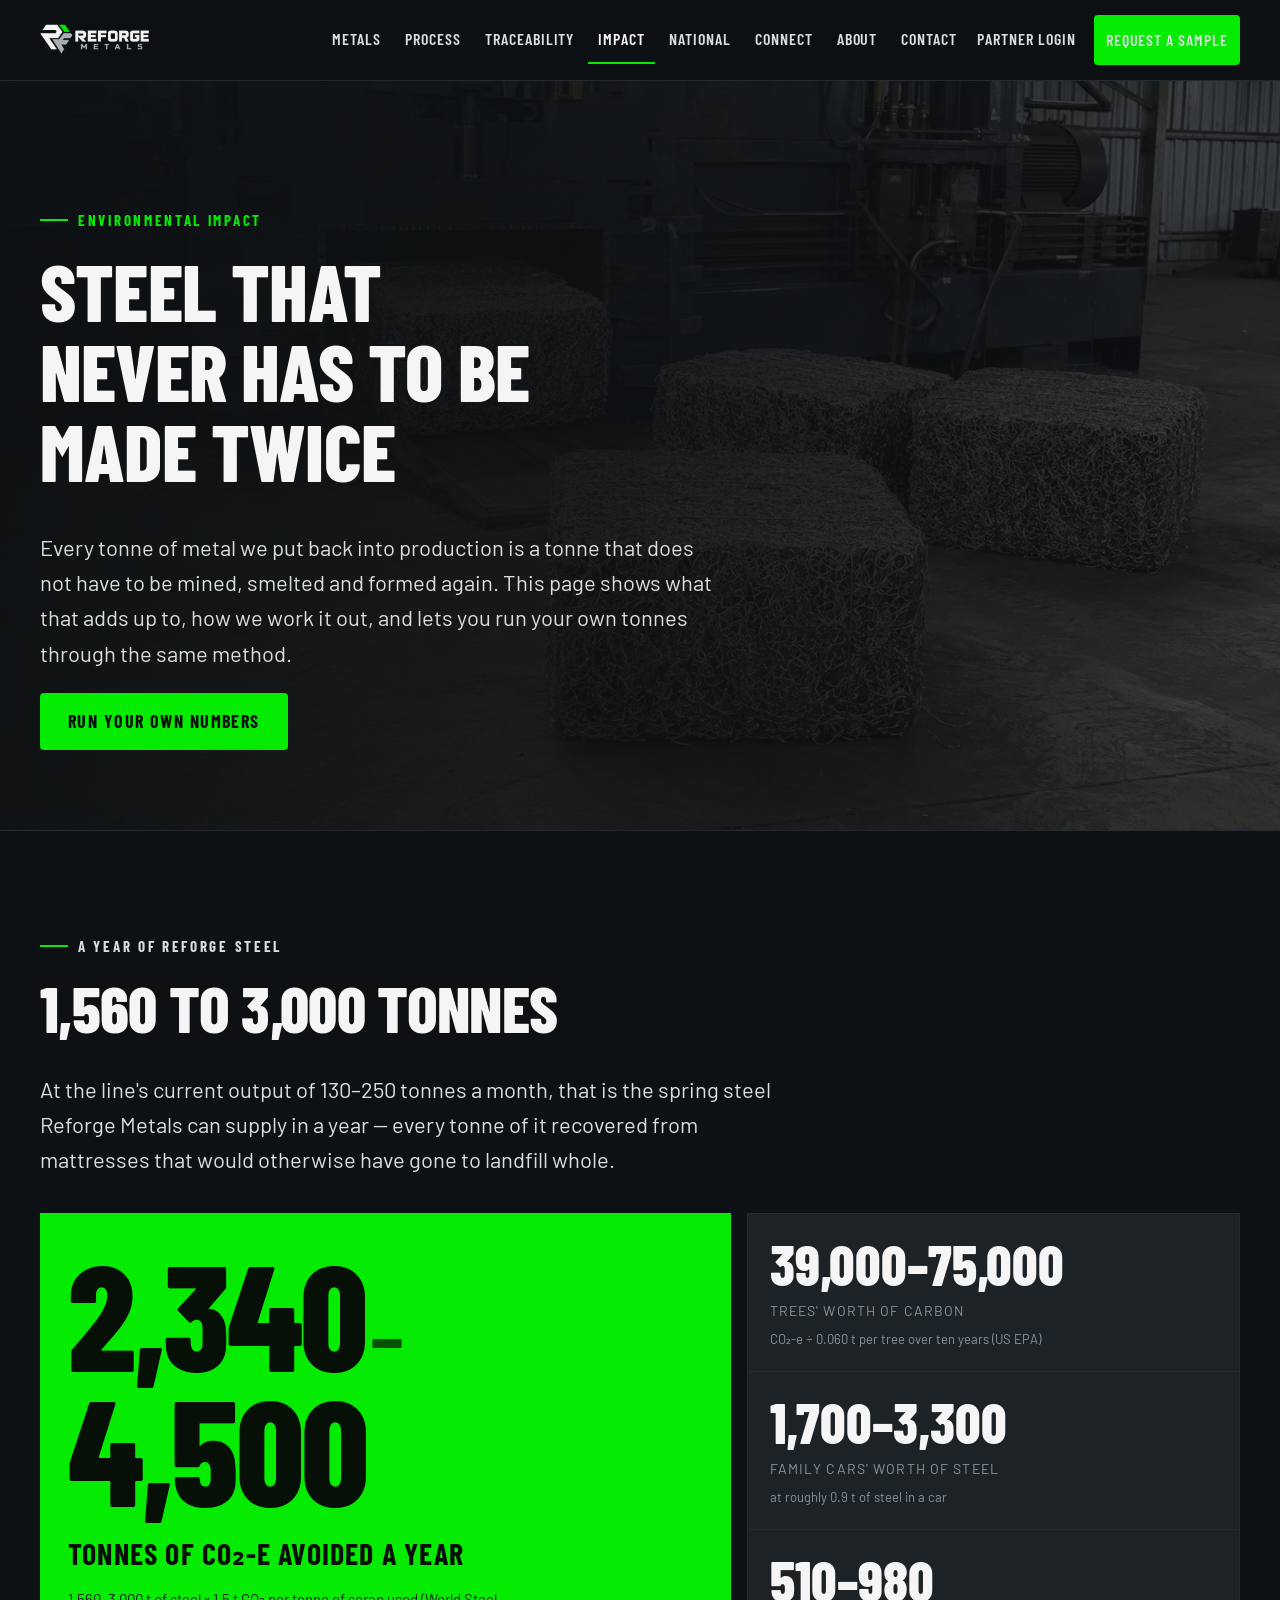
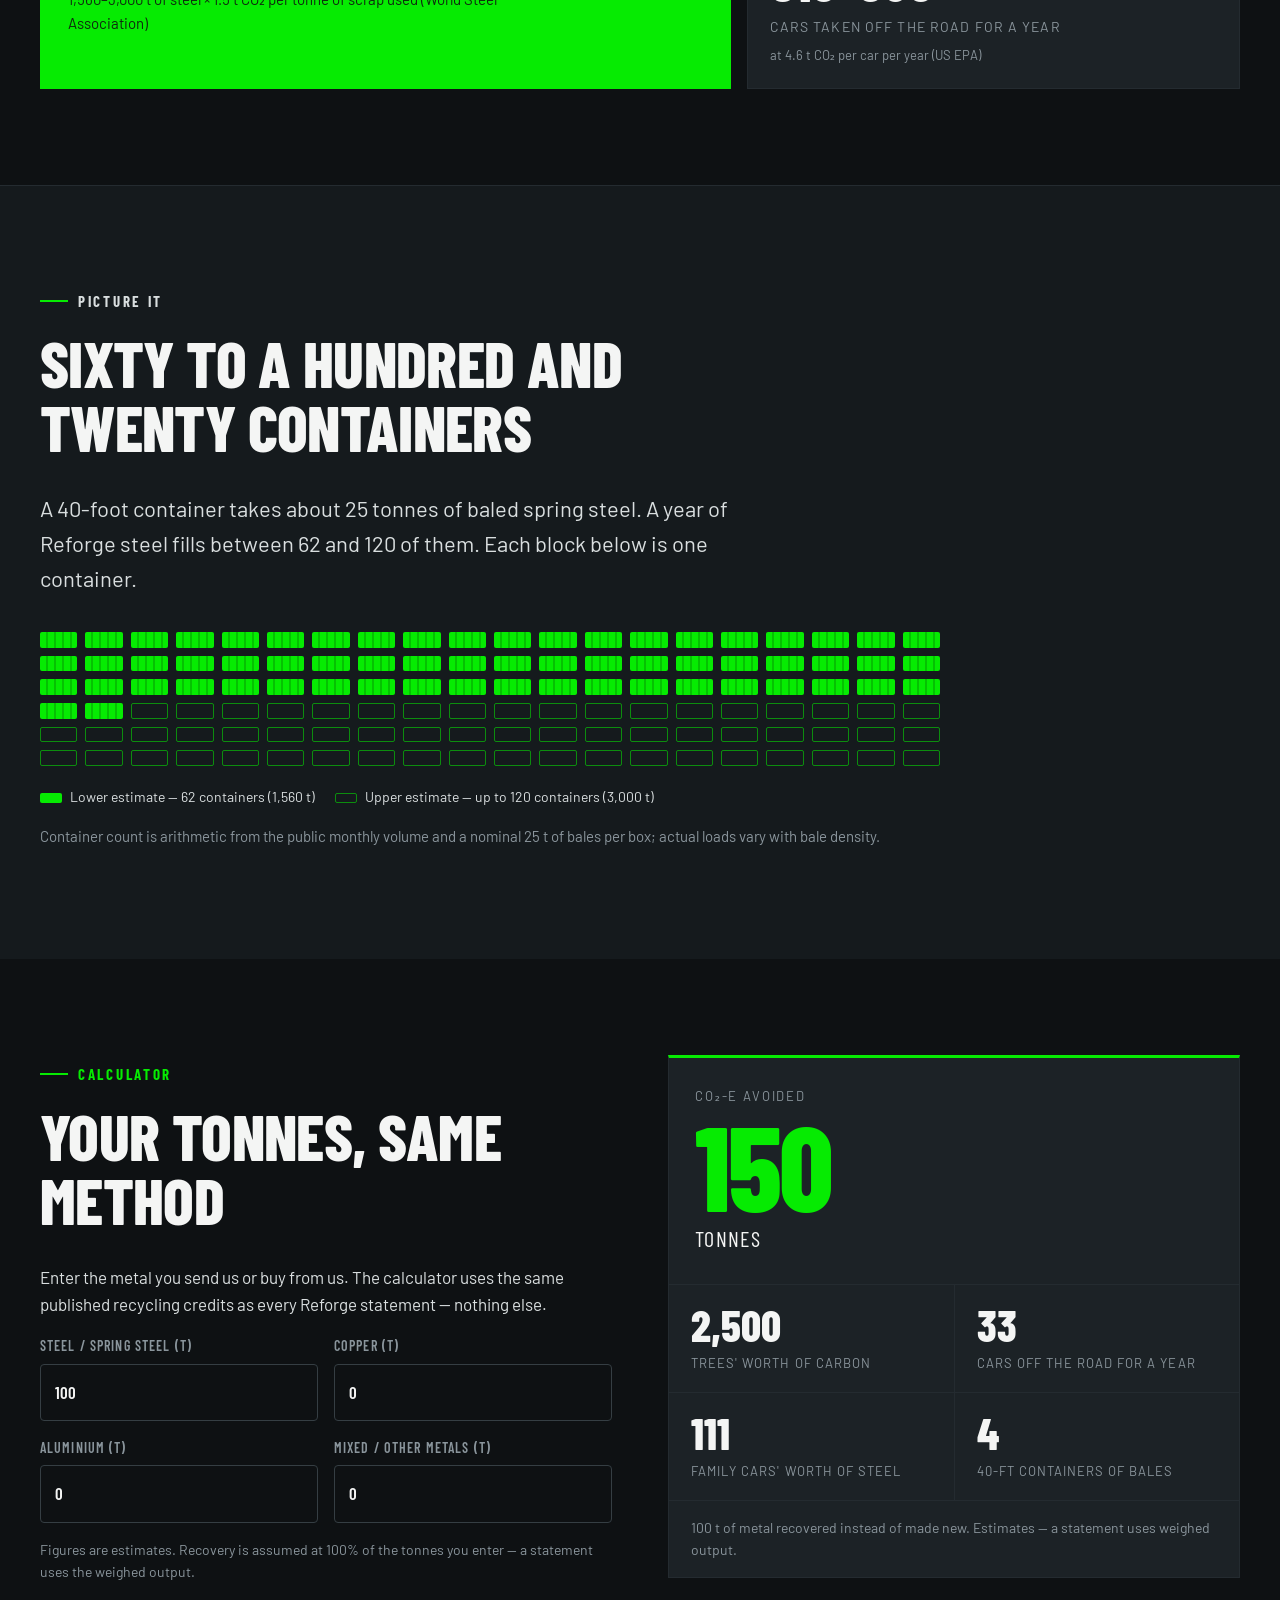
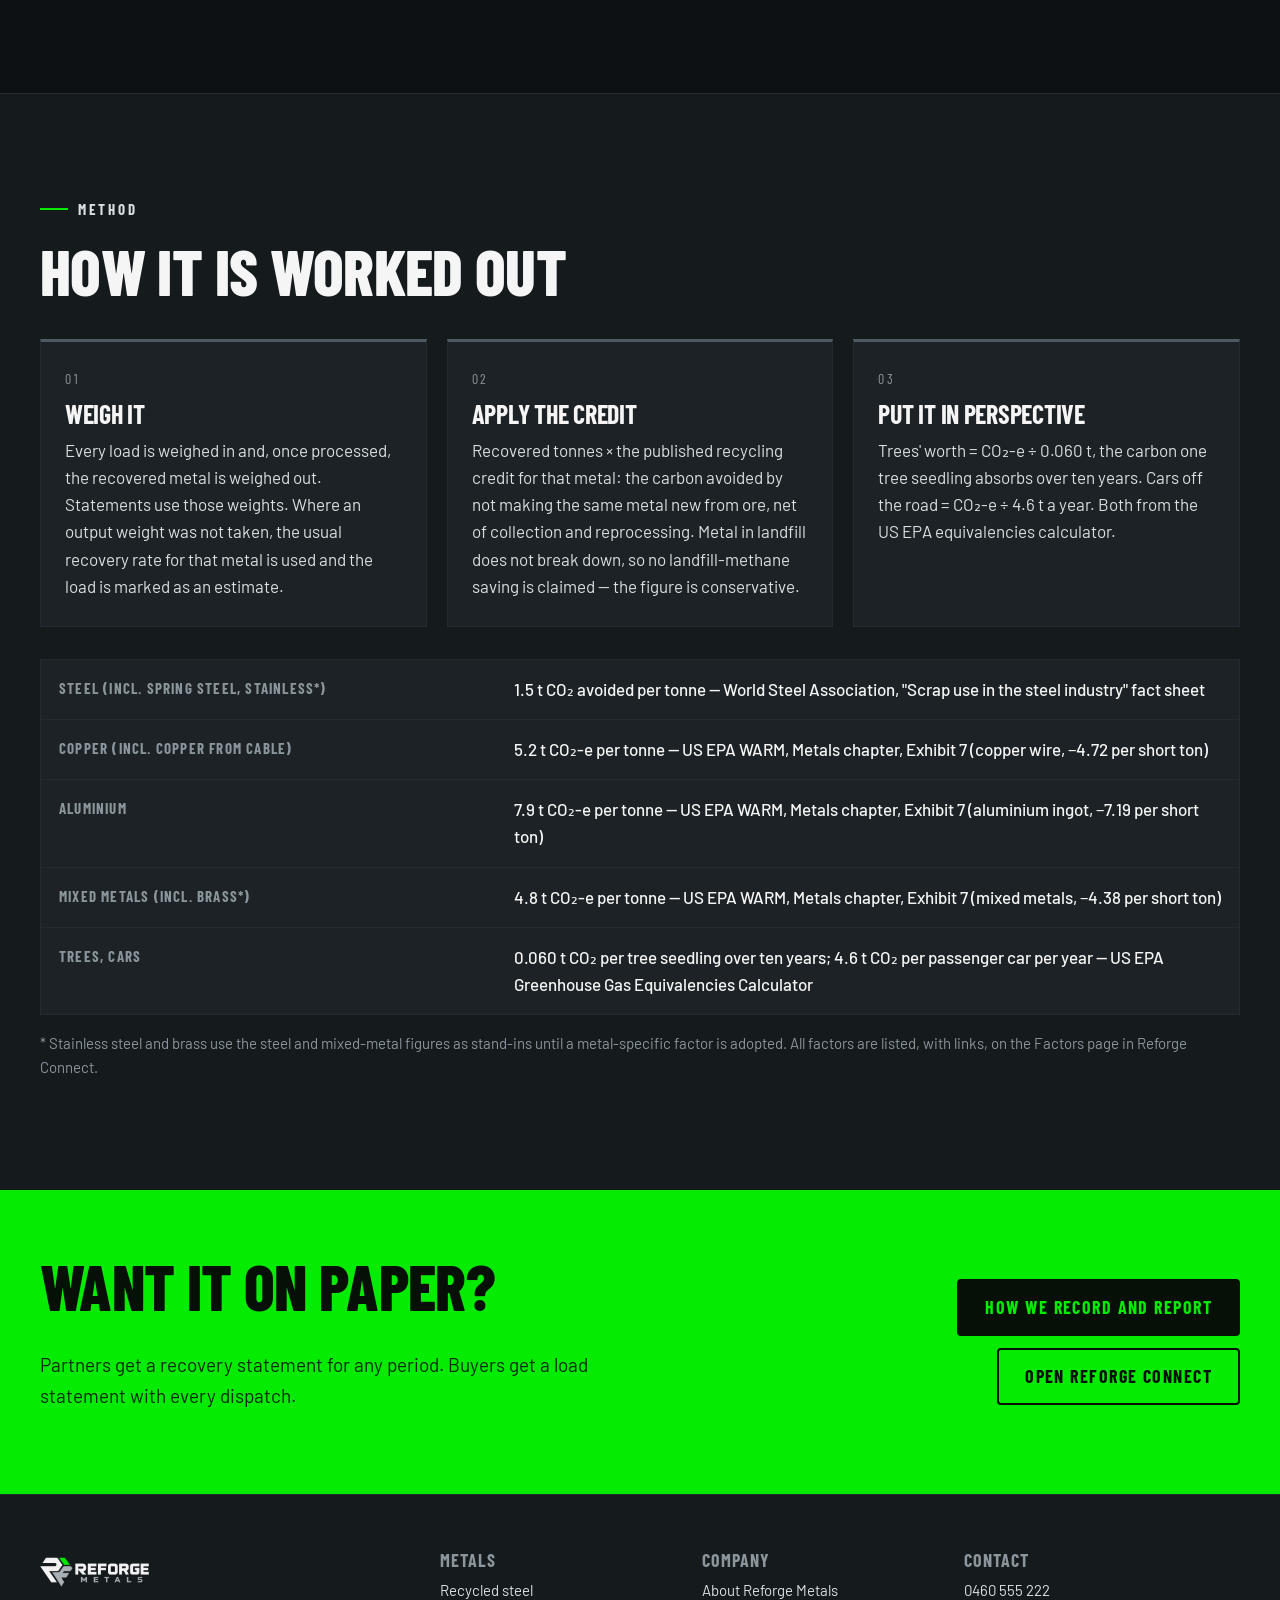
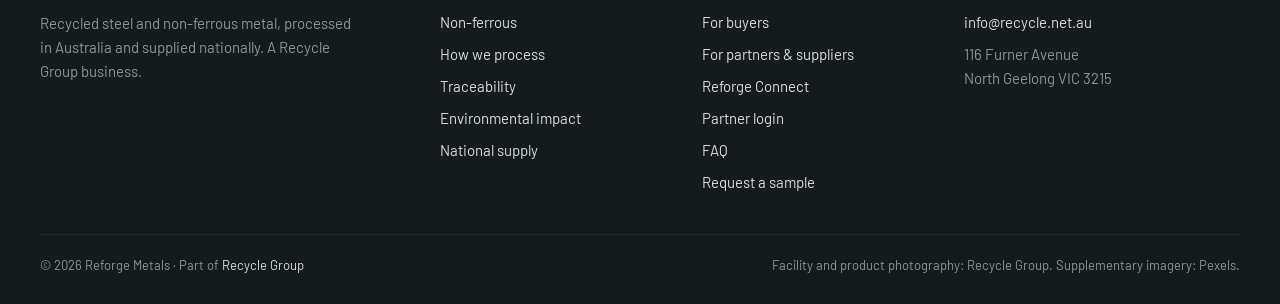
<file: impact.html>
<!DOCTYPE html>
<html lang="en-AU">
<head>
<meta charset="utf-8">
<meta name="viewport" content="width=device-width, initial-scale=1">
<title>Environmental Impact — Reforge Metals</title>
<meta name="description" content="What a year of recycled steel from Reforge Metals adds up to — tonnes recovered, carbon avoided and how it is worked out — plus a calculator for your own tonnes.">
<meta name="theme-color" content="#0E1113">
<link rel="icon" type="image/png" href="assets/favicon.png">
<meta property="og:title" content="Environmental Impact — Reforge Metals">
<meta property="og:description" content="What a year of recycled steel from Reforge Metals adds up to — tonnes recovered, carbon avoided and how it is worked out — plus a calculator for your own tonnes.">
<meta property="og:image" content="assets/img/hero-bale-container.webp">
<link rel="preconnect" href="https://fonts.googleapis.com">
<link rel="preconnect" href="https://fonts.gstatic.com" crossorigin>
<link href="https://fonts.googleapis.com/css2?family=Barlow+Condensed:wght@600;700;800&family=Barlow:wght@400;500;600&display=swap" rel="stylesheet">
<link rel="stylesheet" href="assets/main.css">
</head>
<body class="page-impact">
<a class="skip" href="#main">Skip to content</a>

<header class="site-header" id="top">
  <div class="wrap header-row">
    <a class="brand" href="index.html" aria-label="Reforge Metals — home">
      <img src="assets/logo-light.png" alt="Reforge Metals" width="1400" height="563">
    </a>
    <nav class="site-nav" id="site-nav" aria-label="Main">
      <ul>
        <li><a href="metals.html">Metals</a></li>
<li><a href="process.html">Process</a></li>
<li><a href="traceability.html">Traceability</a></li>
<li><a href="impact.html" class="is-active">Impact</a></li>
<li><a href="national.html">National</a></li>
<li><a href="connect.html">Connect</a></li>
<li><a href="about.html">About</a></li>
<li><a href="contact.html">Contact</a></li>
      </ul>
      <a class="nav-login" href="connect/">Partner login</a>
      <a class="btn btn-green nav-cta" href="contact.html#sample">Request a sample</a>
    </nav>
    <button class="menu-toggle" id="menu-toggle" aria-controls="site-nav" aria-expanded="false" aria-label="Open menu">
      <span></span><span></span><span></span>
    </button>
  </div>
</header>

<main id="main">
<section class="page-hero">
  <div class="hero-media"><img src="assets/img/bales-row.webp" alt="Rows of steel bales at the baler" fetchpriority="high"></div>
  <div class="wrap">
    <p class="eyebrow">Environmental impact</p>
    <h1>Steel that never has to be made twice</h1>
    <p class="lead">Every tonne of metal we put back into production is a tonne that does not have to be mined, smelted and formed again. This page shows what that adds up to, how we work it out, and lets you run your own tonnes through the same method.</p>
    <div class="btn-row"><a class="btn btn-green" href="#calculator">Run your own numbers</a></div>
  </div>
</section>

<section class="section">
  <div class="wrap">
    <div class="section-head reveal">
      <p class="eyebrow">A year of Reforge steel</p>
      <h2>1,560 to 3,000 tonnes</h2>
      <p class="lead">At the line's current output of 130–250 tonnes a month, that is the spring steel Reforge Metals can supply in a year — every tonne of it recovered from mattresses that would otherwise have gone to landfill whole.</p>
    </div>
    <div class="impact-big reveal">
      <div class="impact-big__num"><b>2,340<span>–</span>4,500</b><span class="impact-big__unit">tonnes of CO₂-e avoided a year</span><em>1,560–3,000 t of steel × 1.5 t CO₂ per tonne of scrap used (World Steel Association)</em></div>
      <div class="impact-big__grid">
        <div><b>39,000–75,000</b><span>trees' worth of carbon</span><em>CO₂-e ÷ 0.060 t per tree over ten years (US EPA)</em></div>
        <div><b>1,700–3,300</b><span>family cars' worth of steel</span><em>at roughly 0.9 t of steel in a car</em></div>
        <div><b>510–980</b><span>cars taken off the road for a year</span><em>at 4.6 t CO₂ per car per year (US EPA)</em></div>
      </div>
    </div>
  </div>
</section>

<section class="section section-dark section-line">
  <div class="wrap">
    <div class="section-head reveal">
      <p class="eyebrow">Picture it</p>
      <h2>Sixty to a hundred and twenty containers</h2>
      <p class="lead">A 40-foot container takes about 25 tonnes of baled spring steel. A year of Reforge steel fills between 62 and 120 of them. Each block below is one container.</p>
    </div>
    <div class="iso reveal" id="iso-containers" aria-label="120 blocks, each one 40-foot container of baled steel; the first 62 are the lower estimate, the rest take it to the upper estimate"></div>
    <div class="iso-key reveal"><span><i class="lo"></i>Lower estimate — 62 containers (1,560 t)</span><span><i class="hi"></i>Upper estimate — up to 120 containers (3,000 t)</span></div>
    <p class="muted mt-2" style="font-size:15px">Container count is arithmetic from the public monthly volume and a nominal 25 t of bales per box; actual loads vary with bale density.</p>
  </div>
</section>

<section class="section" id="calculator">
  <div class="wrap">
    <div class="split" style="align-items:start">
      <div class="reveal">
        <p class="eyebrow">Calculator</p>
        <h2>Your tonnes, same method</h2>
        <p>Enter the metal you send us or buy from us. The calculator uses the same published recycling credits as every Reforge statement — nothing else.</p>
        <form class="form calc" id="calc-form">
          <div class="row">
            <label>Steel / spring steel (t) <input type="number" min="0" step="0.1" name="steel" value="100" inputmode="decimal"></label>
            <label>Copper (t) <input type="number" min="0" step="0.1" name="copper" value="0" inputmode="decimal"></label>
          </div>
          <div class="row">
            <label>Aluminium (t) <input type="number" min="0" step="0.1" name="aluminium" value="0" inputmode="decimal"></label>
            <label>Mixed / other metals (t) <input type="number" min="0" step="0.1" name="mixed" value="0" inputmode="decimal"></label>
          </div>
          <p class="form-note">Figures are estimates. Recovery is assumed at 100% of the tonnes you enter — a statement uses the weighed output.</p>
        </form>
      </div>
      <div class="reveal">
        <div class="calc-out" id="calc-out">
          <div class="calc-out__main"><span>CO₂-e avoided</span><b id="c-co2">150</b><em>tonnes</em></div>
          <div class="calc-out__grid">
            <div><b id="c-trees">2,500</b><span>trees' worth of carbon</span></div>
            <div><b id="c-cars">33</b><span>cars off the road for a year</span></div>
            <div><b id="c-steelcars">111</b><span>family cars' worth of steel</span></div>
            <div><b id="c-boxes">4</b><span>40-ft containers of bales</span></div>
          </div>
          <p class="calc-out__note" id="c-note">100 t of metal recovered instead of made new.</p>
        </div>
      </div>
    </div>
  </div>
</section>

<section class="section section-dark section-line">
  <div class="wrap">
    <div class="section-head reveal">
      <p class="eyebrow">Method</p>
      <h2>How it is worked out</h2>
    </div>
    <div class="grid grid-3">
      <div class="card reveal"><span class="num">01</span><h3>Weigh it</h3><p>Every load is weighed in and, once processed, the recovered metal is weighed out. Statements use those weights. Where an output weight was not taken, the usual recovery rate for that metal is used and the load is marked as an estimate.</p></div>
      <div class="card reveal"><span class="num">02</span><h3>Apply the credit</h3><p>Recovered tonnes × the published recycling credit for that metal: the carbon avoided by not making the same metal new from ore, net of collection and reprocessing. Metal in landfill does not break down, so no landfill-methane saving is claimed — the figure is conservative.</p></div>
      <div class="card reveal"><span class="num">03</span><h3>Put it in perspective</h3><p>Trees' worth = CO₂-e ÷ 0.060 t, the carbon one tree seedling absorbs over ten years. Cars off the road = CO₂-e ÷ 4.6 t a year. Both from the US EPA equivalencies calculator.</p></div>
    </div>
    <table class="spec mt-4 reveal">
      <tr><th>Steel (incl. spring steel, stainless*)</th><td>1.5 t CO₂ avoided per tonne — World Steel Association, "Scrap use in the steel industry" fact sheet</td></tr>
      <tr><th>Copper (incl. copper from cable)</th><td>5.2 t CO₂-e per tonne — US EPA WARM, Metals chapter, Exhibit 7 (copper wire, −4.72 per short ton)</td></tr>
      <tr><th>Aluminium</th><td>7.9 t CO₂-e per tonne — US EPA WARM, Metals chapter, Exhibit 7 (aluminium ingot, −7.19 per short ton)</td></tr>
      <tr><th>Mixed metals (incl. brass*)</th><td>4.8 t CO₂-e per tonne — US EPA WARM, Metals chapter, Exhibit 7 (mixed metals, −4.38 per short ton)</td></tr>
      <tr><th>Trees, cars</th><td>0.060 t CO₂ per tree seedling over ten years; 4.6 t CO₂ per passenger car per year — US EPA Greenhouse Gas Equivalencies Calculator</td></tr>
    </table>
    <p class="muted mt-2" style="font-size:15px">* Stainless steel and brass use the steel and mixed-metal figures as stand-ins until a metal-specific factor is adopted. All factors are listed, with links, on the Factors page in Reforge Connect.</p>
  </div>
</section>

<section class="cta">
  <div class="wrap cta-inner">
    <div>
      <h2>Want it on paper?</h2>
      <p>Partners get a recovery statement for any period. Buyers get a load statement with every dispatch.</p>
    </div>
    <div class="btn-row">
      <a class="btn btn-dark" href="traceability.html">How we record and report</a>
      <a class="btn" href="connect/">Open Reforge Connect</a>
    </div>
  </div>
</section>

</main>

<footer class="site-footer">
  <div class="wrap">
    <div class="footer-grid">
      <div class="footer-brand">
        <img src="assets/logo-light.png" alt="Reforge Metals" width="1400" height="563">
        <p>Recycled steel and non-ferrous metal, processed in Australia and supplied nationally. A Recycle Group business.</p>
      </div>
      <div>
        <h4>Metals</h4>
        <ul>
          <li><a href="steel.html">Recycled steel</a></li>
          <li><a href="non-ferrous.html">Non-ferrous</a></li>
          <li><a href="process.html">How we process</a></li>
          <li><a href="traceability.html">Traceability</a></li>
          <li><a href="impact.html">Environmental impact</a></li>
          <li><a href="national.html">National supply</a></li>
        </ul>
      </div>
      <div>
        <h4>Company</h4>
        <ul>
          <li><a href="about.html">About Reforge Metals</a></li>
          <li><a href="buyers.html">For buyers</a></li>
          <li><a href="partners.html">For partners &amp; suppliers</a></li>
          <li><a href="connect.html">Reforge Connect</a></li>
          <li><a href="connect/">Partner login</a></li>
          <li><a href="faq.html">FAQ</a></li>
          <li><a href="contact.html#sample">Request a sample</a></li>
        </ul>
      </div>
      <div>
        <h4>Contact</h4>
        <ul class="contact-list">
          <li><a href="tel:+61460555222">0460 555 222</a></li>
          <li><a href="mailto:info@recycle.net.au">info@recycle.net.au</a></li>
          <li>116 Furner Avenue<br>North Geelong VIC 3215</li>
        </ul>
      </div>
    </div>
    <div class="footer-base">
      <p>&copy; <span id="year"></span> Reforge Metals · Part of <a href="https://recycle.net.au" rel="noopener">Recycle Group</a></p>
      <p class="credits">Facility and product photography: Recycle Group. Supplementary imagery: Pexels.</p>
    </div>
  </div>
</footer>

<script src="assets/main.js"></script>
</body>
</html>
</file>
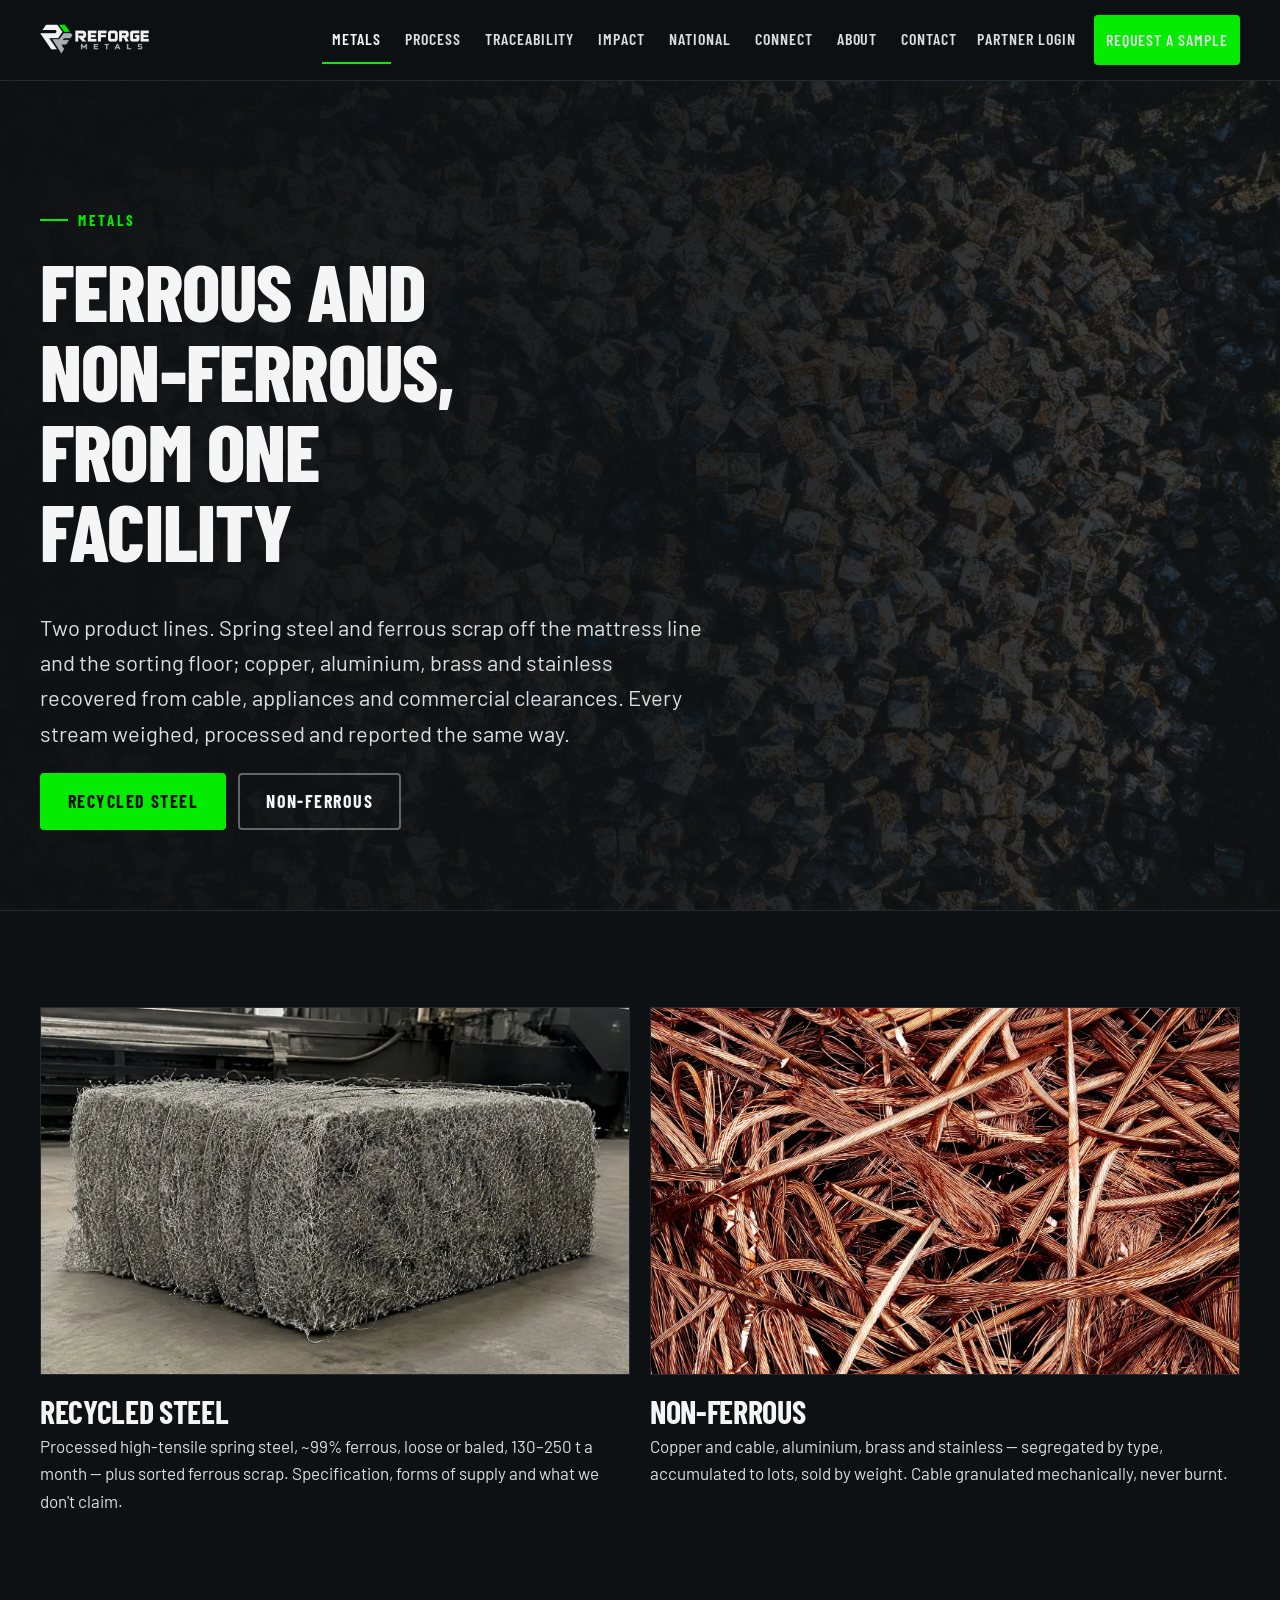
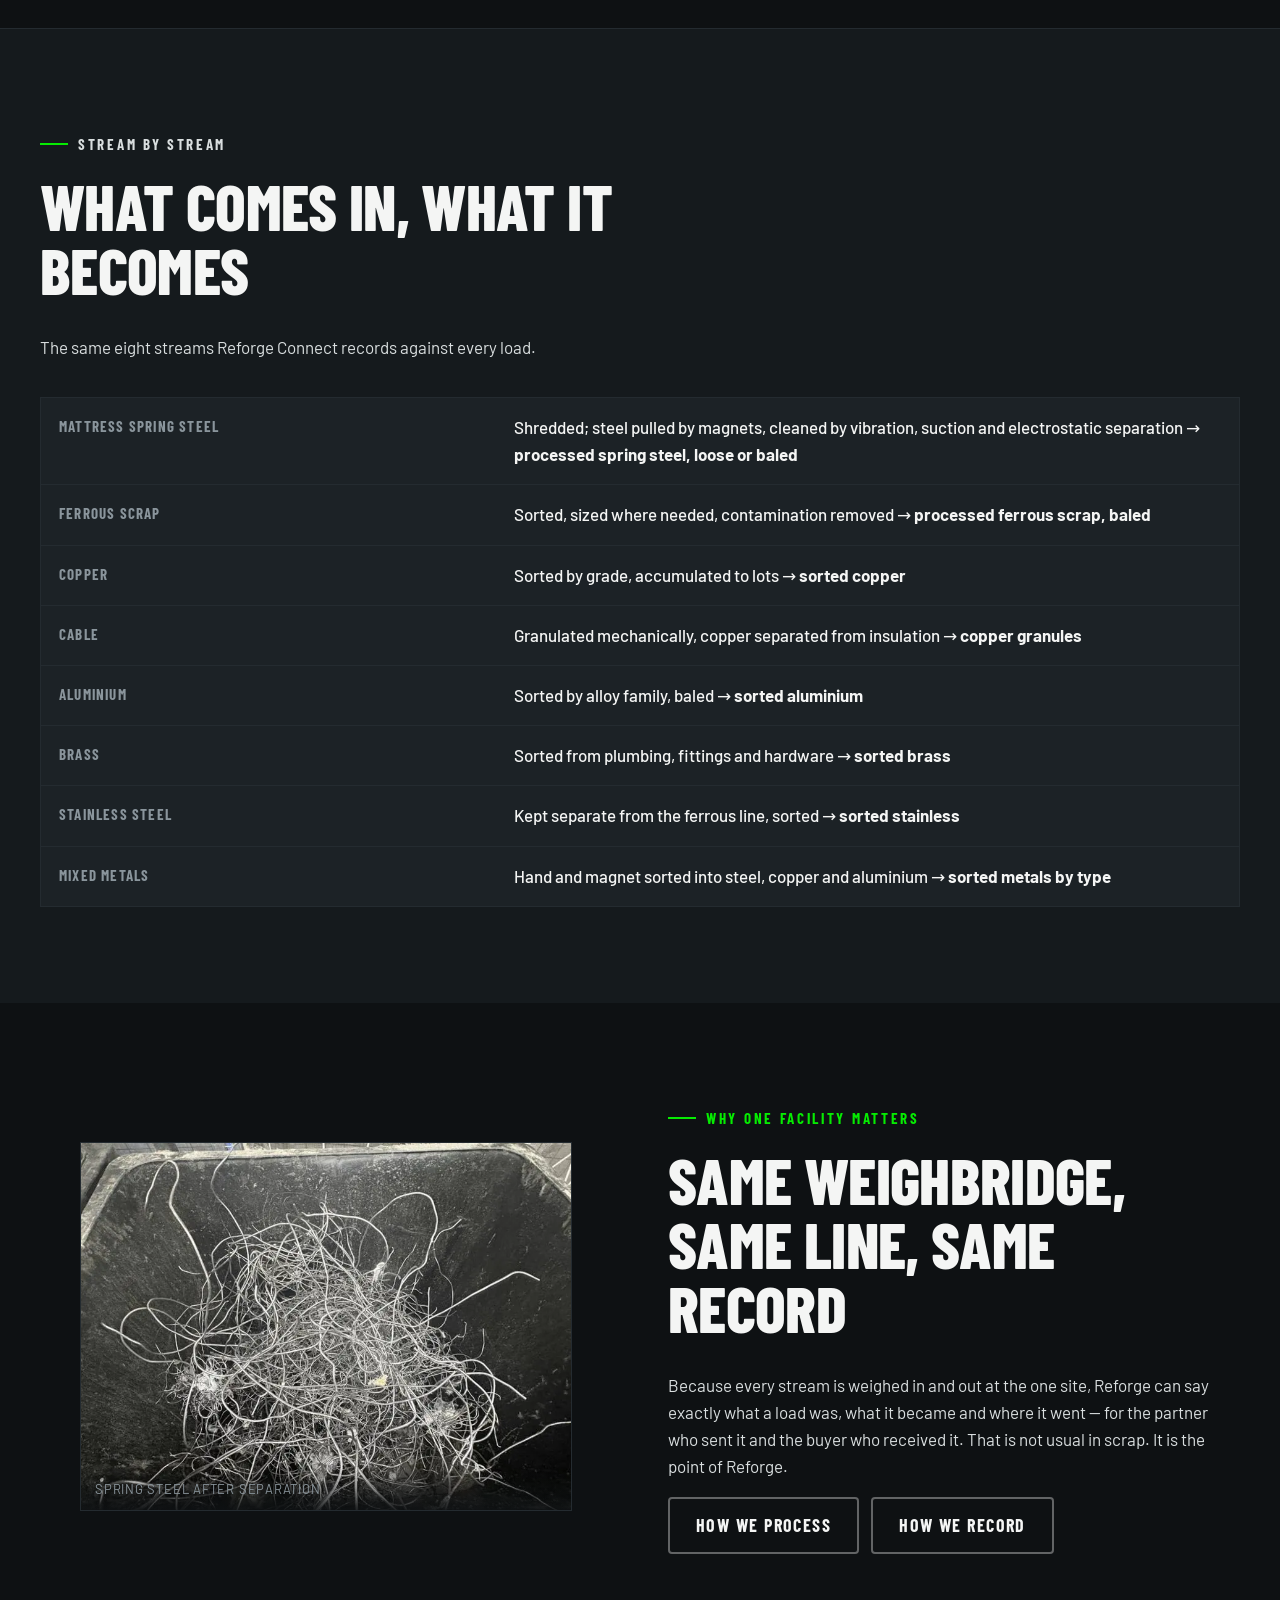
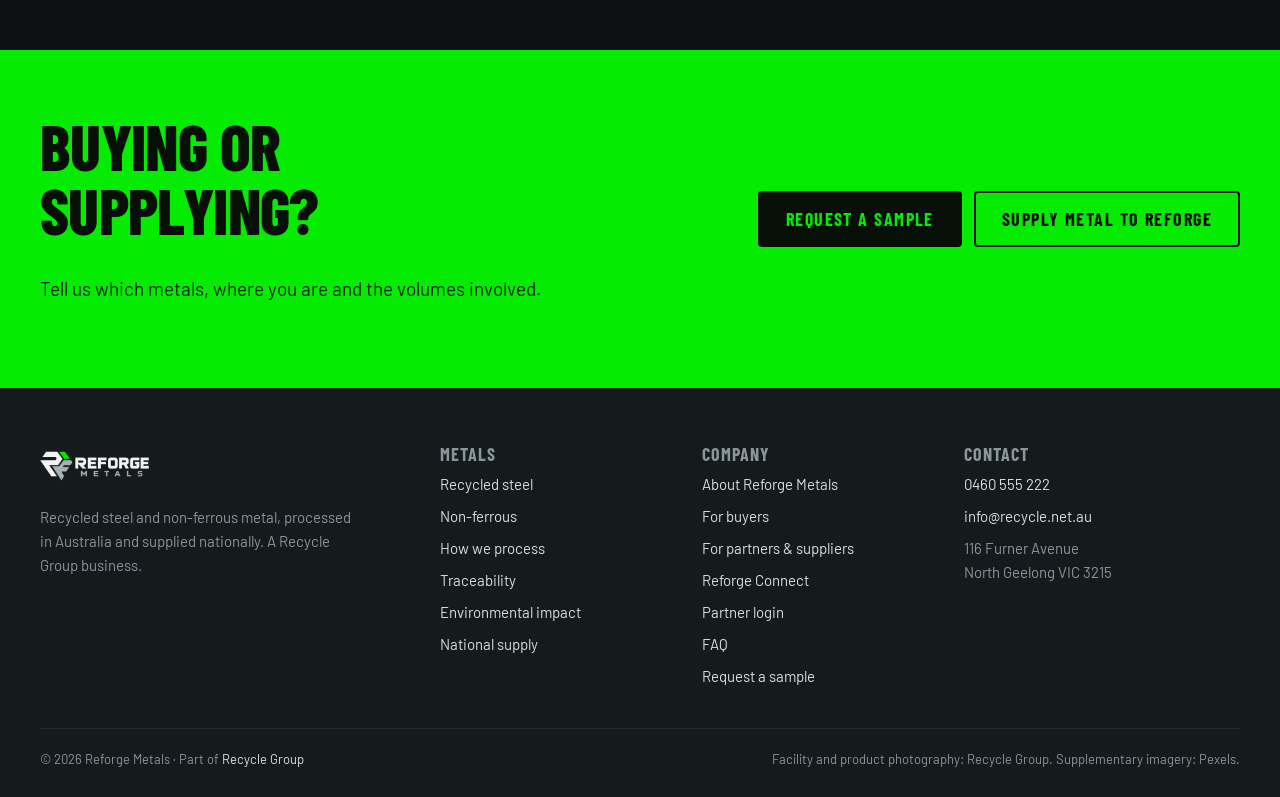
<file: metals.html>
<!DOCTYPE html>
<html lang="en-AU">
<head>
<meta charset="utf-8">
<meta name="viewport" content="width=device-width, initial-scale=1">
<title>Metals — Reforge Metals</title>
<meta name="description" content="The metals Reforge Metals supplies and takes in — processed spring steel and ferrous scrap, copper and cable, aluminium, brass, stainless and mixed metals — and how each is handled.">
<meta name="theme-color" content="#0E1113">
<link rel="icon" type="image/png" href="assets/favicon.png">
<meta property="og:title" content="Metals — Reforge Metals">
<meta property="og:description" content="The metals Reforge Metals supplies and takes in — processed spring steel and ferrous scrap, copper and cable, aluminium, brass, stainless and mixed metals — and how each is handled.">
<meta property="og:image" content="assets/img/hero-bale-container.webp">
<link rel="preconnect" href="https://fonts.googleapis.com">
<link rel="preconnect" href="https://fonts.gstatic.com" crossorigin>
<link href="https://fonts.googleapis.com/css2?family=Barlow+Condensed:wght@600;700;800&family=Barlow:wght@400;500;600&display=swap" rel="stylesheet">
<link rel="stylesheet" href="assets/main.css">
</head>
<body class="page-metals">
<a class="skip" href="#main">Skip to content</a>

<header class="site-header" id="top">
  <div class="wrap header-row">
    <a class="brand" href="index.html" aria-label="Reforge Metals — home">
      <img src="assets/logo-light.png" alt="Reforge Metals" width="1400" height="563">
    </a>
    <nav class="site-nav" id="site-nav" aria-label="Main">
      <ul>
        <li><a href="metals.html" class="is-active">Metals</a></li>
<li><a href="process.html">Process</a></li>
<li><a href="traceability.html">Traceability</a></li>
<li><a href="impact.html">Impact</a></li>
<li><a href="national.html">National</a></li>
<li><a href="connect.html">Connect</a></li>
<li><a href="about.html">About</a></li>
<li><a href="contact.html">Contact</a></li>
      </ul>
      <a class="nav-login" href="connect/">Partner login</a>
      <a class="btn btn-green nav-cta" href="contact.html#sample">Request a sample</a>
    </nav>
    <button class="menu-toggle" id="menu-toggle" aria-controls="site-nav" aria-expanded="false" aria-label="Open menu">
      <span></span><span></span><span></span>
    </button>
  </div>
</header>

<main id="main">
<section class="page-hero">
  <div class="hero-media"><img src="assets/img/cubes.webp" alt="Aerial view of processed scrap metal" fetchpriority="high"></div>
  <div class="wrap">
    <p class="eyebrow">Metals</p>
    <h1>Ferrous and non-ferrous, from one facility</h1>
    <p class="lead">Two product lines. Spring steel and ferrous scrap off the mattress line and the sorting floor; copper, aluminium, brass and stainless recovered from cable, appliances and commercial clearances. Every stream weighed, processed and reported the same way.</p>
    <div class="btn-row"><a class="btn btn-green" href="steel.html">Recycled steel</a><a class="btn btn-ghost" href="non-ferrous.html">Non-ferrous</a></div>
  </div>
</section>

<section class="section">
  <div class="wrap">
    <div class="grid grid-2">
      <a class="card-link reveal" href="steel.html">
        <div class="card-img" style="aspect-ratio:16/10"><img src="assets/img/bale.webp" alt="A bale of processed spring steel" loading="lazy"></div>
        <div class="card-body"><h3>Recycled steel</h3><p>Processed high-tensile spring steel, ~99% ferrous, loose or baled, 130–250 t a month — plus sorted ferrous scrap. Specification, forms of supply and what we don't claim.</p></div>
      </a>
      <a class="card-link reveal" href="non-ferrous.html">
        <div class="card-img" style="aspect-ratio:16/10"><img src="assets/img/copper-wire.webp" alt="Stripped copper wire" loading="lazy"></div>
        <div class="card-body"><h3>Non-ferrous</h3><p>Copper and cable, aluminium, brass and stainless — segregated by type, accumulated to lots, sold by weight. Cable granulated mechanically, never burnt.</p></div>
      </a>
    </div>
  </div>
</section>

<section class="section section-dark section-line">
  <div class="wrap">
    <div class="section-head reveal">
      <p class="eyebrow">Stream by stream</p>
      <h2>What comes in, what it becomes</h2>
      <p>The same eight streams Reforge Connect records against every load.</p>
    </div>
    <table class="spec reveal">
      <tr><th>Mattress spring steel</th><td>Shredded; steel pulled by magnets, cleaned by vibration, suction and electrostatic separation → <strong>processed spring steel, loose or baled</strong></td></tr>
      <tr><th>Ferrous scrap</th><td>Sorted, sized where needed, contamination removed → <strong>processed ferrous scrap, baled</strong></td></tr>
      <tr><th>Copper</th><td>Sorted by grade, accumulated to lots → <strong>sorted copper</strong></td></tr>
      <tr><th>Cable</th><td>Granulated mechanically, copper separated from insulation → <strong>copper granules</strong></td></tr>
      <tr><th>Aluminium</th><td>Sorted by alloy family, baled → <strong>sorted aluminium</strong></td></tr>
      <tr><th>Brass</th><td>Sorted from plumbing, fittings and hardware → <strong>sorted brass</strong></td></tr>
      <tr><th>Stainless steel</th><td>Kept separate from the ferrous line, sorted → <strong>sorted stainless</strong></td></tr>
      <tr><th>Mixed metals</th><td>Hand and magnet sorted into steel, copper and aluminium → <strong>sorted metals by type</strong></td></tr>
    </table>
  </div>
</section>

<section class="section">
  <div class="wrap">
    <div class="split">
      <figure class="split-img reveal">
        <img src="assets/img/springs.webp" alt="Clean spring steel after separation" loading="lazy">
        <figcaption>Spring steel after separation</figcaption>
      </figure>
      <div class="reveal">
        <p class="eyebrow">Why one facility matters</p>
        <h2>Same weighbridge, same line, same record</h2>
        <p>Because every stream is weighed in and out at the one site, Reforge can say exactly what a load was, what it became and where it went — for the partner who sent it and the buyer who received it. That is not usual in scrap. It is the point of Reforge.</p>
        <div class="btn-row"><a class="btn btn-ghost" href="process.html">How we process</a><a class="btn btn-ghost" href="traceability.html">How we record</a></div>
      </div>
    </div>
  </div>
</section>

<section class="cta">
  <div class="wrap cta-inner">
    <div>
      <h2>Buying or supplying?</h2>
      <p>Tell us which metals, where you are and the volumes involved.</p>
    </div>
    <div class="btn-row">
      <a class="btn btn-dark" href="contact.html#sample">Request a sample</a>
      <a class="btn" href="partners.html">Supply metal to Reforge</a>
    </div>
  </div>
</section>

</main>

<footer class="site-footer">
  <div class="wrap">
    <div class="footer-grid">
      <div class="footer-brand">
        <img src="assets/logo-light.png" alt="Reforge Metals" width="1400" height="563">
        <p>Recycled steel and non-ferrous metal, processed in Australia and supplied nationally. A Recycle Group business.</p>
      </div>
      <div>
        <h4>Metals</h4>
        <ul>
          <li><a href="steel.html">Recycled steel</a></li>
          <li><a href="non-ferrous.html">Non-ferrous</a></li>
          <li><a href="process.html">How we process</a></li>
          <li><a href="traceability.html">Traceability</a></li>
          <li><a href="impact.html">Environmental impact</a></li>
          <li><a href="national.html">National supply</a></li>
        </ul>
      </div>
      <div>
        <h4>Company</h4>
        <ul>
          <li><a href="about.html">About Reforge Metals</a></li>
          <li><a href="buyers.html">For buyers</a></li>
          <li><a href="partners.html">For partners &amp; suppliers</a></li>
          <li><a href="connect.html">Reforge Connect</a></li>
          <li><a href="connect/">Partner login</a></li>
          <li><a href="faq.html">FAQ</a></li>
          <li><a href="contact.html#sample">Request a sample</a></li>
        </ul>
      </div>
      <div>
        <h4>Contact</h4>
        <ul class="contact-list">
          <li><a href="tel:+61460555222">0460 555 222</a></li>
          <li><a href="mailto:info@recycle.net.au">info@recycle.net.au</a></li>
          <li>116 Furner Avenue<br>North Geelong VIC 3215</li>
        </ul>
      </div>
    </div>
    <div class="footer-base">
      <p>&copy; <span id="year"></span> Reforge Metals · Part of <a href="https://recycle.net.au" rel="noopener">Recycle Group</a></p>
      <p class="credits">Facility and product photography: Recycle Group. Supplementary imagery: Pexels.</p>
    </div>
  </div>
</footer>

<script src="assets/main.js"></script>
</body>
</html>
</file>
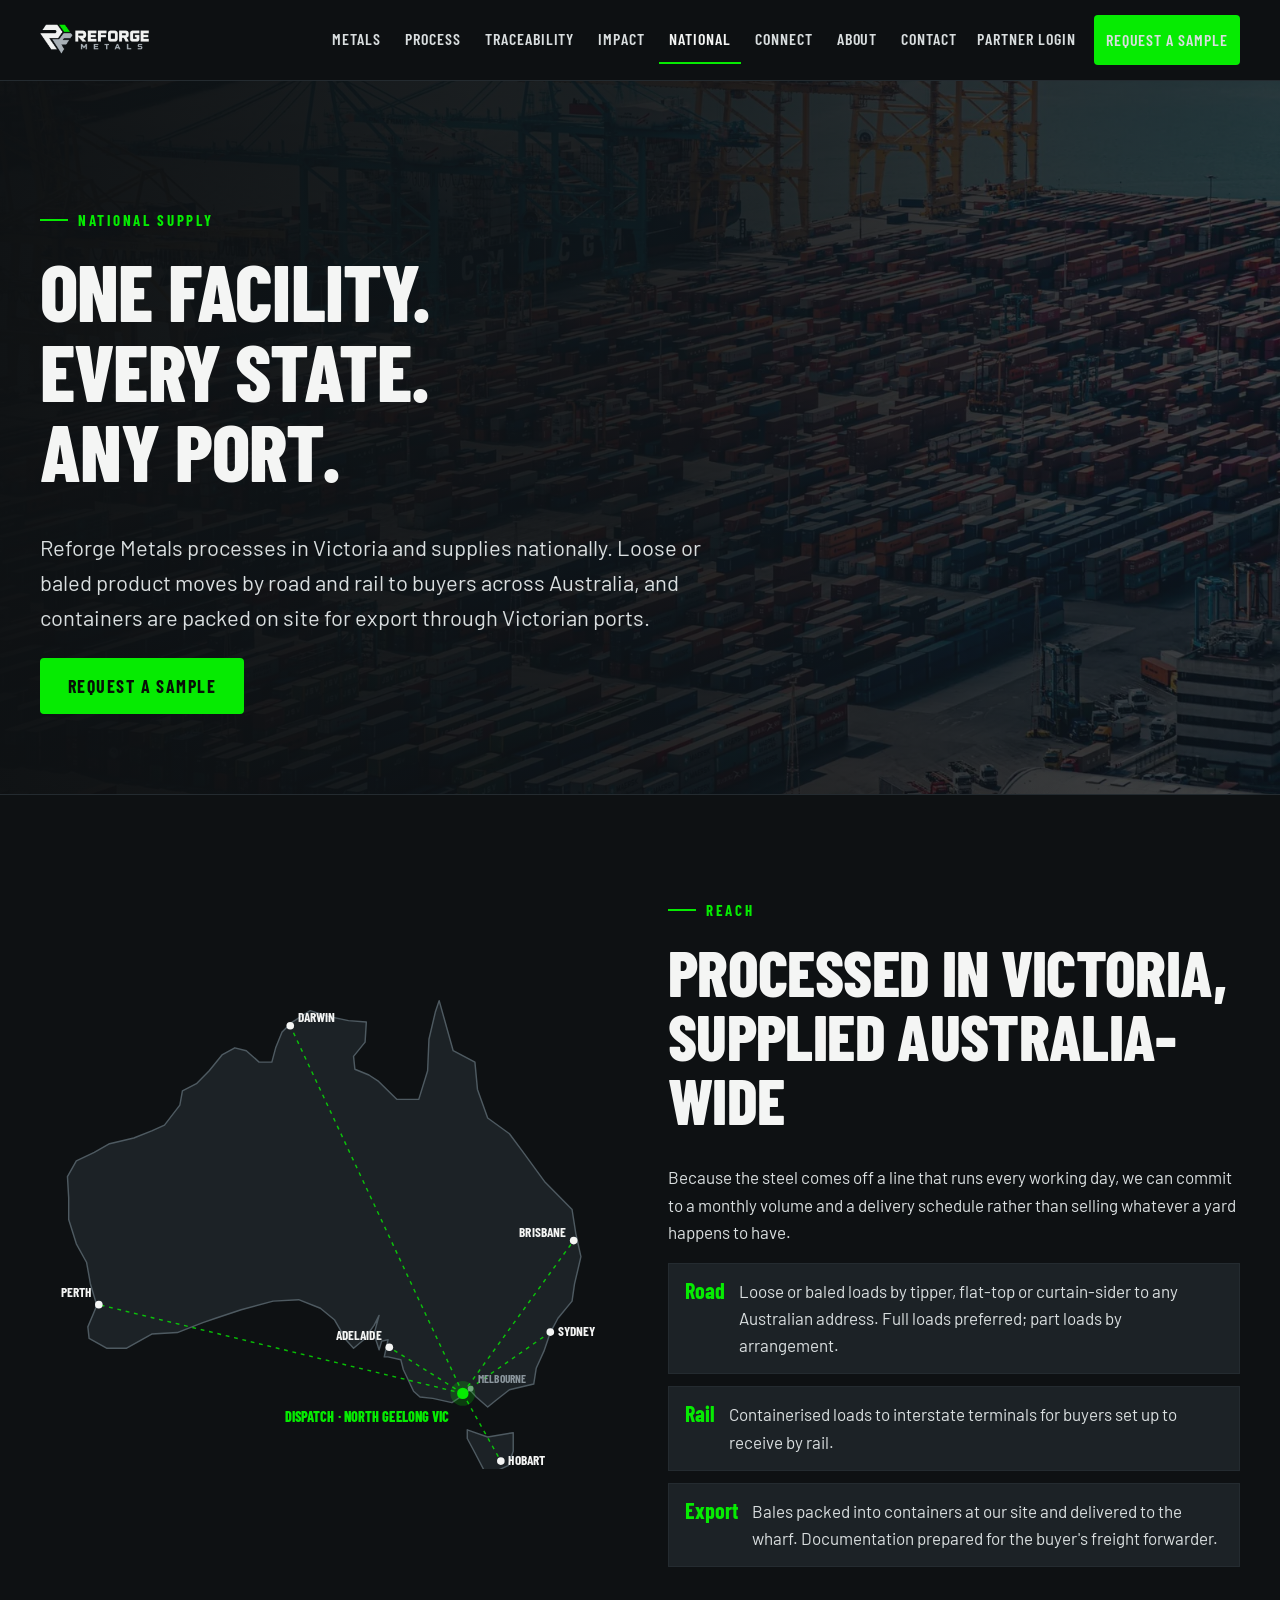
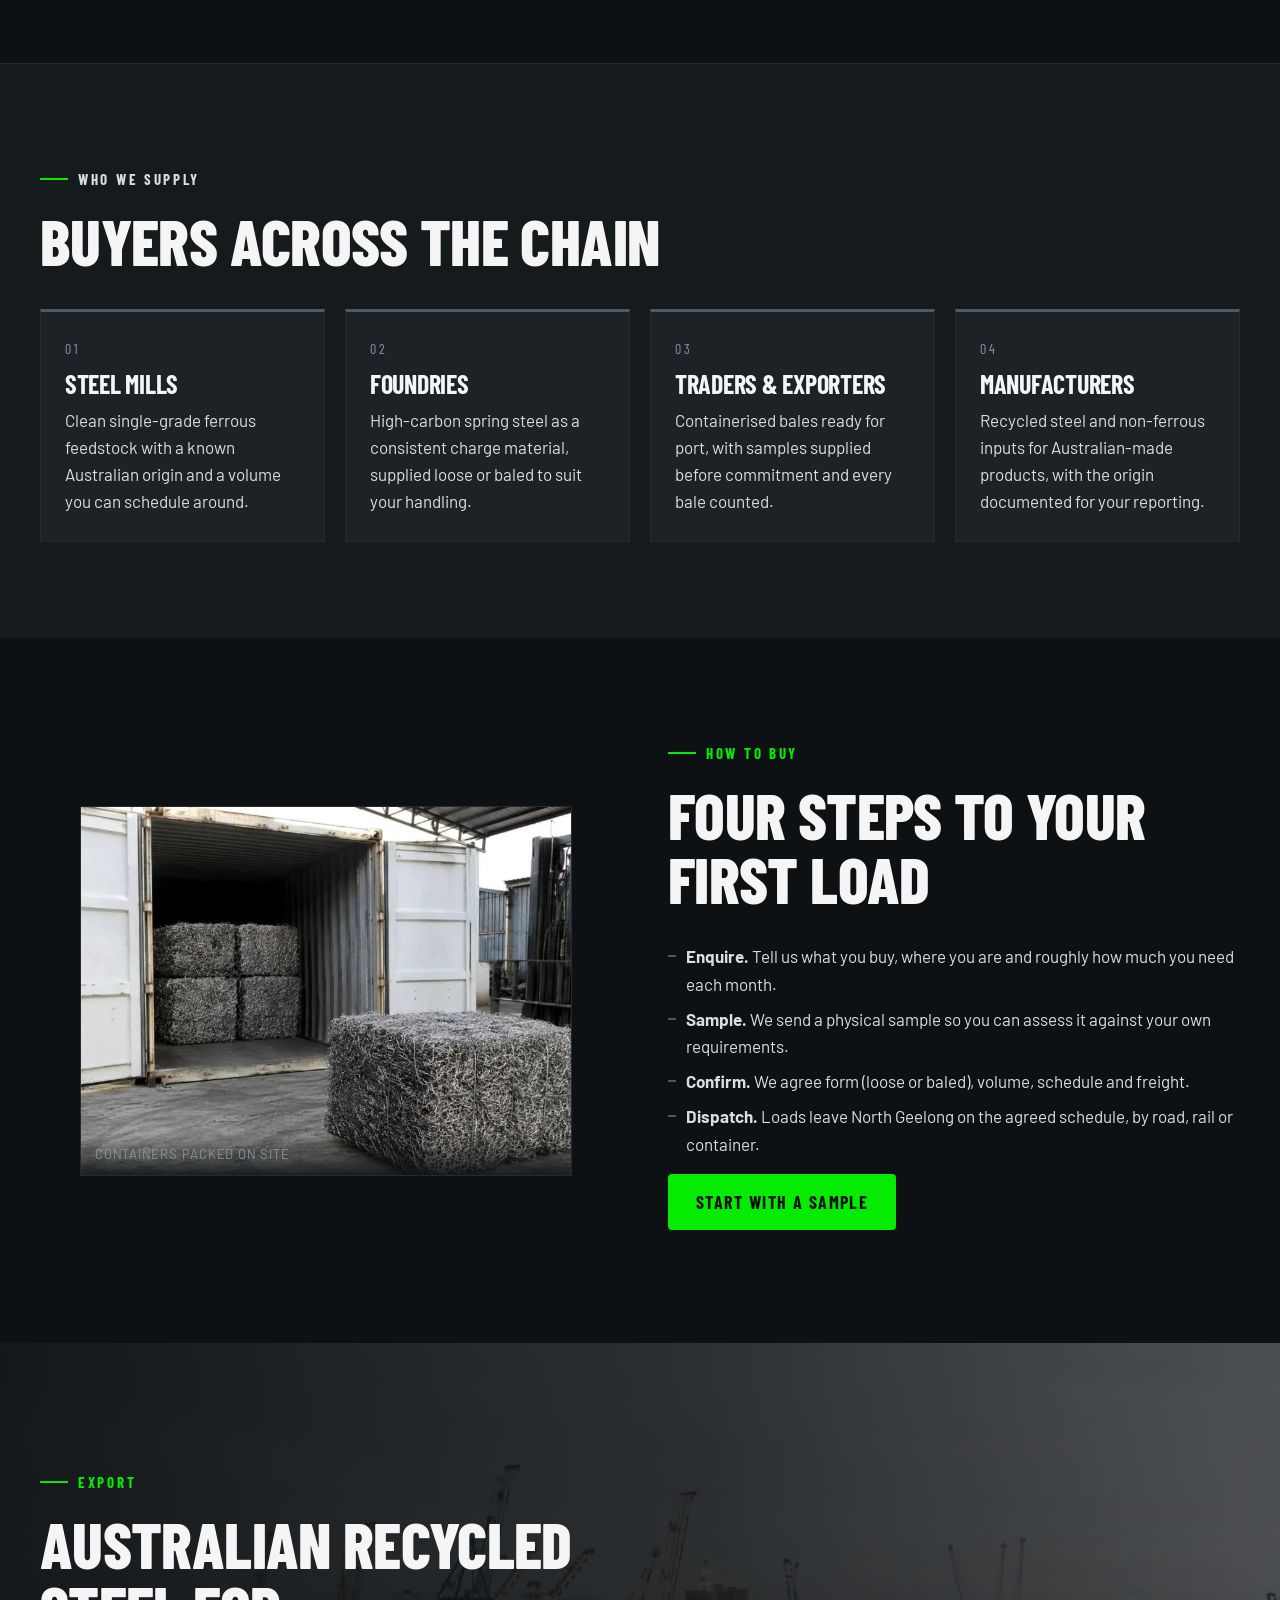
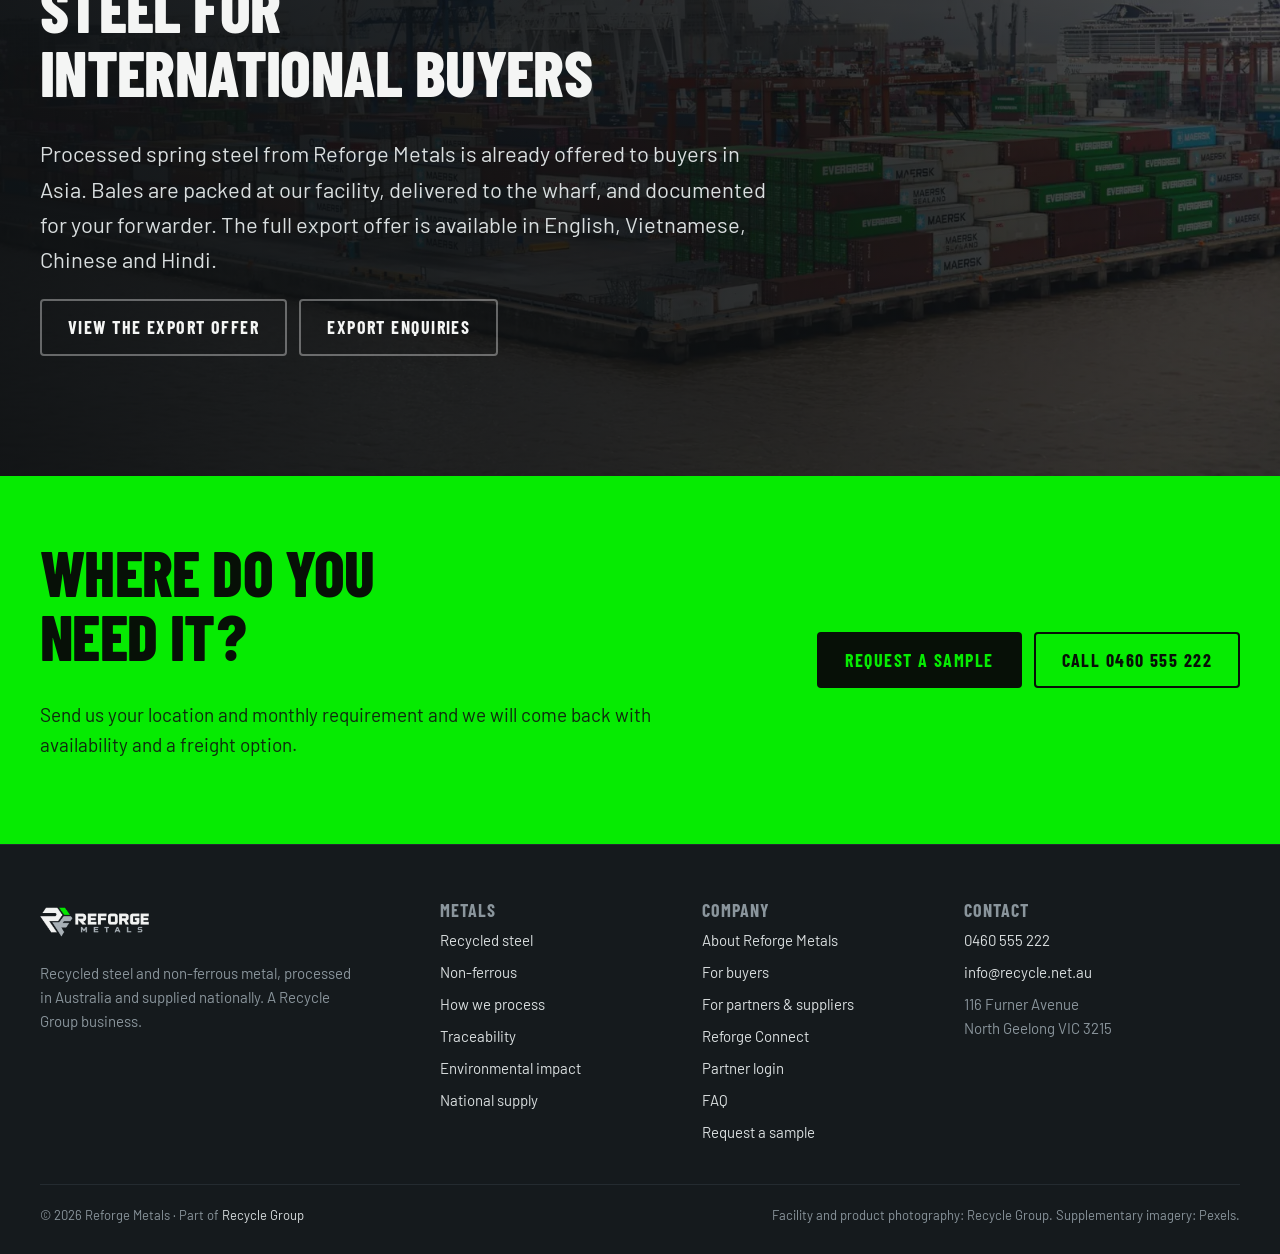
<file: national.html>
<!DOCTYPE html>
<html lang="en-AU">
<head>
<meta charset="utf-8">
<meta name="viewport" content="width=device-width, initial-scale=1">
<title>National Supply — Reforge Metals</title>
<meta name="description" content="Recycled steel and non-ferrous metal dispatched from North Geelong, Victoria to mills, foundries, manufacturers and traders in every Australian state, or containerised for export.">
<meta name="theme-color" content="#0E1113">
<link rel="icon" type="image/png" href="assets/favicon.png">
<meta property="og:title" content="National Supply — Reforge Metals">
<meta property="og:description" content="Recycled steel and non-ferrous metal dispatched from North Geelong, Victoria to mills, foundries, manufacturers and traders in every Australian state, or containerised for export.">
<meta property="og:image" content="assets/img/hero-bale-container.webp">
<link rel="preconnect" href="https://fonts.googleapis.com">
<link rel="preconnect" href="https://fonts.gstatic.com" crossorigin>
<link href="https://fonts.googleapis.com/css2?family=Barlow+Condensed:wght@600;700;800&family=Barlow:wght@400;500;600&display=swap" rel="stylesheet">
<link rel="stylesheet" href="assets/main.css">
</head>
<body class="page-national">
<a class="skip" href="#main">Skip to content</a>

<header class="site-header" id="top">
  <div class="wrap header-row">
    <a class="brand" href="index.html" aria-label="Reforge Metals — home">
      <img src="assets/logo-light.png" alt="Reforge Metals" width="1400" height="563">
    </a>
    <nav class="site-nav" id="site-nav" aria-label="Main">
      <ul>
        <li><a href="metals.html">Metals</a></li>
<li><a href="process.html">Process</a></li>
<li><a href="traceability.html">Traceability</a></li>
<li><a href="impact.html">Impact</a></li>
<li><a href="national.html" class="is-active">National</a></li>
<li><a href="connect.html">Connect</a></li>
<li><a href="about.html">About</a></li>
<li><a href="contact.html">Contact</a></li>
      </ul>
      <a class="nav-login" href="connect/">Partner login</a>
      <a class="btn btn-green nav-cta" href="contact.html#sample">Request a sample</a>
    </nav>
    <button class="menu-toggle" id="menu-toggle" aria-controls="site-nav" aria-expanded="false" aria-label="Open menu">
      <span></span><span></span><span></span>
    </button>
  </div>
</header>

<main id="main">
<section class="page-hero">
  <div class="hero-media"><img src="assets/img/port-drone.webp" alt="Aerial view of a container port" fetchpriority="high"></div>
  <div class="wrap">
    <p class="eyebrow">National supply</p>
    <h1>One facility. Every state. Any port.</h1>
    <p class="lead">Reforge Metals processes in Victoria and supplies nationally. Loose or baled product moves by road and rail to buyers across Australia, and containers are packed on site for export through Victorian ports.</p>
    <div class="btn-row"><a class="btn btn-green" href="contact.html#sample">Request a sample</a></div>
  </div>
</section>

<section class="section">
  <div class="wrap">
    <div class="map-wrap">
      <div class="reveal">
        <svg viewBox="0 0 600 510" role="img" aria-labelledby="map-title">
          <title id="map-title">Map of Australia showing dispatch from North Geelong, Victoria to capital cities</title>
          <path d="M418.7 18.5 L433.4 71.0 L456.2 83.0 L458.9 111.6 L469.6 141.6 L492.4 158.1 L505.8 176.1 L529.9 209.1 L558.1 237.6 L562.1 263.1 L567.4 287.1 L560.7 315.7 L558.1 333.7 L543.3 351.7 L535.3 366.7 L528.6 386.2 L520.5 404.2 L517.9 420.7 L492.4 426.7 L479.0 437.2 L469.6 444.7 L457.6 434.2 L450.9 426.7 L445.5 431.2 L432.1 440.2 L412.0 435.7 L398.6 434.2 L391.9 428.2 L381.2 405.7 L378.5 395.2 L365.1 392.2 L361.1 392.2 L365.1 374.2 L358.4 375.7 L355.7 384.7 L350.4 368.2 L355.7 348.7 L350.4 359.2 L339.6 374.2 L328.9 383.2 L320.9 374.2 L308.8 353.2 L294.1 341.2 L271.3 332.2 L244.5 333.7 L211.0 342.7 L184.2 351.7 L170.8 356.2 L144.0 366.7 L117.2 368.2 L90.4 383.2 L70.3 383.2 L51.5 372.7 L50.2 360.7 L59.6 338.2 L52.9 315.7 L48.9 293.2 L38.1 273.6 L30.1 248.1 L30.1 225.6 L28.8 203.1 L38.1 186.6 L56.9 177.6 L73.0 168.6 L98.4 162.6 L117.2 155.1 L130.6 149.1 L146.7 128.1 L149.4 113.1 L164.1 105.6 L177.5 92.0 L190.9 75.5 L204.3 68.0 L216.4 71.0 L229.8 83.0 L243.2 83.0 L247.2 68.0 L253.9 51.5 L264.6 41.0 L283.4 29.0 L302.1 35.0 L323.6 39.5 L342.3 41.0 L341.0 62.0 L328.9 77.0 L330.3 90.5 L345.0 96.5 L354.4 102.6 L374.5 122.1 L397.3 122.1 L406.6 92.0 L408.0 59.0 L414.7 30.5 Z" fill="#1C2226" stroke="#4E5A61" stroke-width="1.5" stroke-linejoin="round"/>
          <path d="M448.2 468.7 L469.6 476.2 L496.4 471.7 L496.4 491.3 L491.1 506.3 L477.7 512.3 L465.6 510.8 L456.2 492.8 L448.2 477.8 Z" fill="#1C2226" stroke="#4E5A61" stroke-width="1.5" stroke-linejoin="round"/>
          <g stroke="#06EB02" stroke-width="1.5" stroke-dasharray="4 5" fill="none" opacity=".8"><path d="M443.5 430.5 L535.3 366.2"/><path d="M443.5 430.5 L559.8 270.2"/><path d="M443.5 430.5 L61.7 337.4"/><path d="M443.5 430.5 L366.4 382.1"/><path d="M443.5 430.5 L262.5 44.9"/><path d="M443.5 430.5 L483.4 501.5"/></g>
          <g fill="#F4F5F4" font-family="Barlow Condensed, Arial Narrow, sans-serif" font-size="14" font-weight="700" letter-spacing=".08">
            <circle cx="535.3" cy="366.2" r="4" fill="#F4F5F4"/><text x="543.3" y="370.2" text-anchor="start">SYDNEY</text><circle cx="559.8" cy="270.2" r="4" fill="#F4F5F4"/><text x="551.8" y="266.2" text-anchor="end">BRISBANE</text><circle cx="61.7" cy="337.4" r="4" fill="#F4F5F4"/><text x="53.7" y="329.4" text-anchor="end">PERTH</text><circle cx="366.4" cy="382.1" r="4" fill="#F4F5F4"/><text x="358.4" y="374.1" text-anchor="end">ADELAIDE</text><circle cx="262.5" cy="44.9" r="4" fill="#F4F5F4"/><text x="270.5" y="40.9" text-anchor="start">DARWIN</text><circle cx="483.4" cy="501.5" r="4" fill="#F4F5F4"/><text x="491.4" y="505.5" text-anchor="start">HOBART</text>
            <circle cx="451.7" cy="425.4" r="3" fill="#8A959C"/><text x="459.7" y="419.4" fill="#8A959C" font-size="12">MELBOURNE</text>
          </g>
          <g>
            <circle cx="443.5" cy="430.5" r="12" fill="#06EB02" opacity=".25"><animate attributeName="r" values="8;18;8" dur="2.4s" repeatCount="indefinite"/><animate attributeName="opacity" values=".4;0;.4" dur="2.4s" repeatCount="indefinite"/></circle>
            <circle cx="443.5" cy="430.5" r="6" fill="#06EB02"/>
            <text x="429.5" y="460.5" text-anchor="end" fill="#06EB02" font-family="Barlow Condensed, Arial Narrow, sans-serif" font-size="15" font-weight="800" letter-spacing=".1">DISPATCH · NORTH GEELONG VIC</text>
          </g>
        </svg>
      </div>
      <div class="reveal">
        <p class="eyebrow">Reach</p>
        <h2>Processed in Victoria, supplied Australia-wide</h2>
        <p>Because the steel comes off a line that runs every working day, we can commit to a monthly volume and a delivery schedule rather than selling whatever a yard happens to have.</p>
        <ul class="route-list">
          <li><b>Road</b><span>Loose or baled loads by tipper, flat-top or curtain-sider to any Australian address. Full loads preferred; part loads by arrangement.</span></li>
          <li><b>Rail</b><span>Containerised loads to interstate terminals for buyers set up to receive by rail.</span></li>
          <li><b>Export</b><span>Bales packed into containers at our site and delivered to the wharf. Documentation prepared for the buyer's freight forwarder.</span></li>
        </ul>
      </div>
    </div>
  </div>
</section>

<section class="section section-dark section-line">
  <div class="wrap">
    <div class="section-head reveal">
      <p class="eyebrow">Who we supply</p>
      <h2>Buyers across the chain</h2>
    </div>
    <div class="grid grid-4">
      <div class="card reveal"><span class="num">01</span><h3>Steel mills</h3><p>Clean single-grade ferrous feedstock with a known Australian origin and a volume you can schedule around.</p></div>
      <div class="card reveal"><span class="num">02</span><h3>Foundries</h3><p>High-carbon spring steel as a consistent charge material, supplied loose or baled to suit your handling.</p></div>
      <div class="card reveal"><span class="num">03</span><h3>Traders &amp; exporters</h3><p>Containerised bales ready for port, with samples supplied before commitment and every bale counted.</p></div>
      <div class="card reveal"><span class="num">04</span><h3>Manufacturers</h3><p>Recycled steel and non-ferrous inputs for Australian-made products, with the origin documented for your reporting.</p></div>
    </div>
  </div>
</section>

<section class="section">
  <div class="wrap">
    <div class="split">
      <figure class="split-img reveal">
        <img src="assets/img/container-loading.webp" alt="Bales being loaded into a shipping container at the facility" loading="lazy">
        <figcaption>Containers packed on site</figcaption>
      </figure>
      <div class="reveal">
        <p class="eyebrow">How to buy</p>
        <h2>Four steps to your first load</h2>
        <ol class="plain" style="counter-reset:n">
          <li><strong>Enquire.</strong> Tell us what you buy, where you are and roughly how much you need each month.</li>
          <li><strong>Sample.</strong> We send a physical sample so you can assess it against your own requirements.</li>
          <li><strong>Confirm.</strong> We agree form (loose or baled), volume, schedule and freight.</li>
          <li><strong>Dispatch.</strong> Loads leave North Geelong on the agreed schedule, by road, rail or container.</li>
        </ol>
        <p class="mt-2"><a class="btn btn-green" href="contact.html#sample">Start with a sample</a></p>
      </div>
    </div>
  </div>
</section>

<section class="band">
  <div class="hero-media"><img src="assets/img/port.webp" alt="Stacked containers at a shipping port"></div>
  <div class="wrap">
    <p class="eyebrow">Export</p>
    <h2>Australian recycled steel for international buyers</h2>
    <p class="lead">Processed spring steel from Reforge Metals is already offered to buyers in Asia. Bales are packed at our facility, delivered to the wharf, and documented for your forwarder. The full export offer is available in English, Vietnamese, Chinese and Hindi.</p>
    <div class="btn-row"><a class="btn btn-ghost" href="https://recycle-spring-steel.netlify.app/" rel="noopener">View the export offer</a><a class="btn btn-ghost" href="contact.html">Export enquiries</a></div>
  </div>
</section>

<section class="cta">
  <div class="wrap cta-inner">
    <div>
      <h2>Where do you need it?</h2>
      <p>Send us your location and monthly requirement and we will come back with availability and a freight option.</p>
    </div>
    <div class="btn-row">
      <a class="btn btn-dark" href="contact.html#sample">Request a sample</a>
      <a class="btn" href="tel:+61460555222">Call 0460 555 222</a>
    </div>
  </div>
</section>

</main>

<footer class="site-footer">
  <div class="wrap">
    <div class="footer-grid">
      <div class="footer-brand">
        <img src="assets/logo-light.png" alt="Reforge Metals" width="1400" height="563">
        <p>Recycled steel and non-ferrous metal, processed in Australia and supplied nationally. A Recycle Group business.</p>
      </div>
      <div>
        <h4>Metals</h4>
        <ul>
          <li><a href="steel.html">Recycled steel</a></li>
          <li><a href="non-ferrous.html">Non-ferrous</a></li>
          <li><a href="process.html">How we process</a></li>
          <li><a href="traceability.html">Traceability</a></li>
          <li><a href="impact.html">Environmental impact</a></li>
          <li><a href="national.html">National supply</a></li>
        </ul>
      </div>
      <div>
        <h4>Company</h4>
        <ul>
          <li><a href="about.html">About Reforge Metals</a></li>
          <li><a href="buyers.html">For buyers</a></li>
          <li><a href="partners.html">For partners &amp; suppliers</a></li>
          <li><a href="connect.html">Reforge Connect</a></li>
          <li><a href="connect/">Partner login</a></li>
          <li><a href="faq.html">FAQ</a></li>
          <li><a href="contact.html#sample">Request a sample</a></li>
        </ul>
      </div>
      <div>
        <h4>Contact</h4>
        <ul class="contact-list">
          <li><a href="tel:+61460555222">0460 555 222</a></li>
          <li><a href="mailto:info@recycle.net.au">info@recycle.net.au</a></li>
          <li>116 Furner Avenue<br>North Geelong VIC 3215</li>
        </ul>
      </div>
    </div>
    <div class="footer-base">
      <p>&copy; <span id="year"></span> Reforge Metals · Part of <a href="https://recycle.net.au" rel="noopener">Recycle Group</a></p>
      <p class="credits">Facility and product photography: Recycle Group. Supplementary imagery: Pexels.</p>
    </div>
  </div>
</footer>

<script src="assets/main.js"></script>
</body>
</html>
</file>
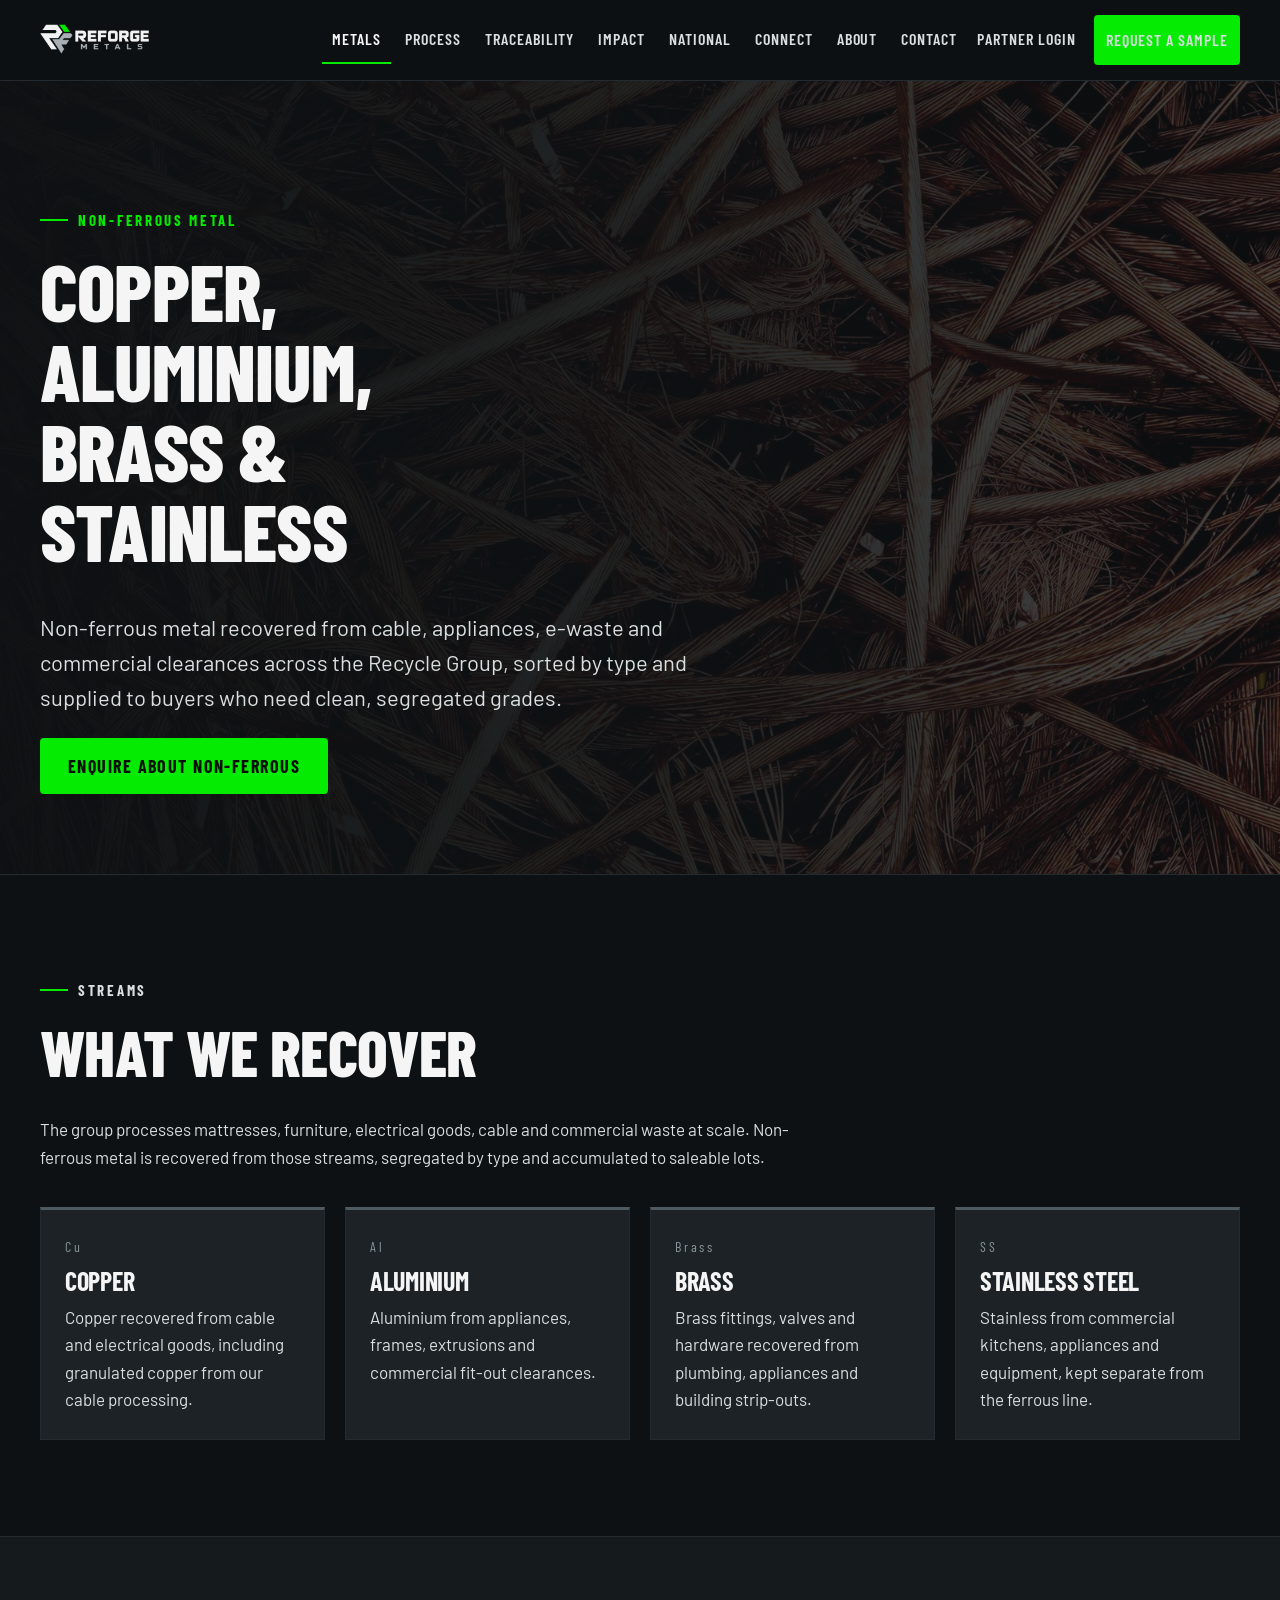
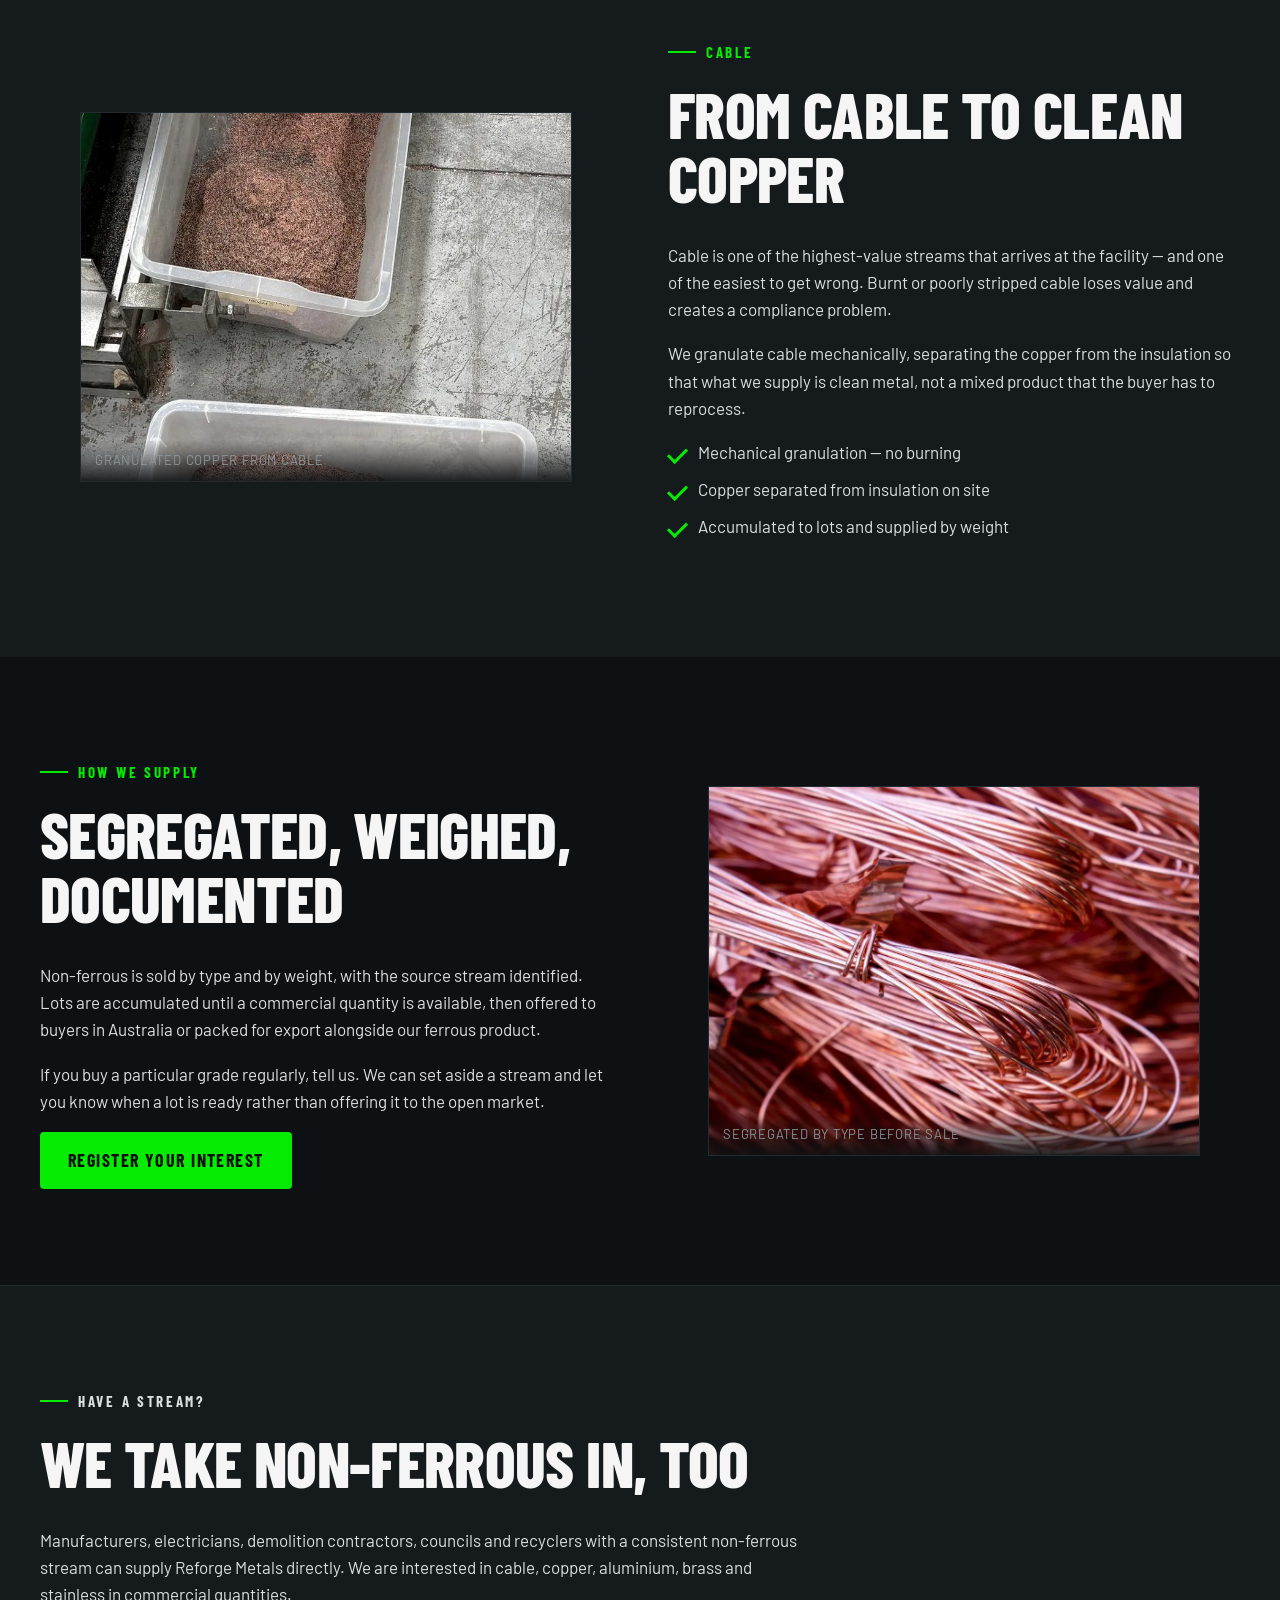
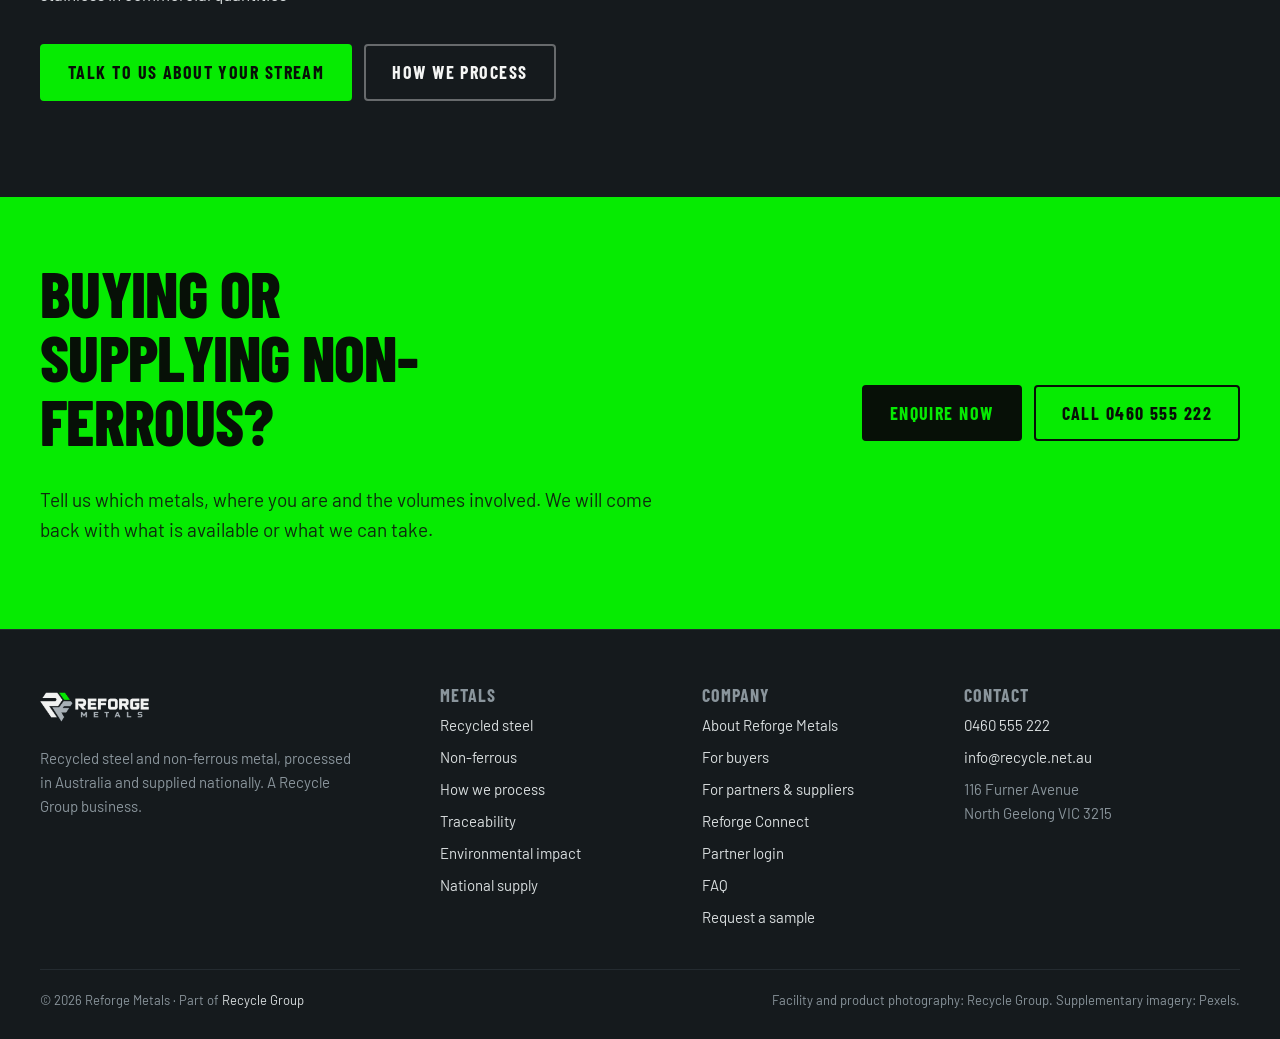
<file: non-ferrous.html>
<!DOCTYPE html>
<html lang="en-AU">
<head>
<meta charset="utf-8">
<meta name="viewport" content="width=device-width, initial-scale=1">
<title>Non-Ferrous Metal — Reforge Metals</title>
<meta name="description" content="Copper, aluminium, brass, stainless steel and cable recovered across Recycle Group&#x27;s operations and supplied to Australian buyers and exporters.">
<meta name="theme-color" content="#0E1113">
<link rel="icon" type="image/png" href="assets/favicon.png">
<meta property="og:title" content="Non-Ferrous Metal — Reforge Metals">
<meta property="og:description" content="Copper, aluminium, brass, stainless steel and cable recovered across Recycle Group&#x27;s operations and supplied to Australian buyers and exporters.">
<meta property="og:image" content="assets/img/hero-bale-container.webp">
<link rel="preconnect" href="https://fonts.googleapis.com">
<link rel="preconnect" href="https://fonts.gstatic.com" crossorigin>
<link href="https://fonts.googleapis.com/css2?family=Barlow+Condensed:wght@600;700;800&family=Barlow:wght@400;500;600&display=swap" rel="stylesheet">
<link rel="stylesheet" href="assets/main.css">
</head>
<body class="page-nonferrous">
<a class="skip" href="#main">Skip to content</a>

<header class="site-header" id="top">
  <div class="wrap header-row">
    <a class="brand" href="index.html" aria-label="Reforge Metals — home">
      <img src="assets/logo-light.png" alt="Reforge Metals" width="1400" height="563">
    </a>
    <nav class="site-nav" id="site-nav" aria-label="Main">
      <ul>
        <li><a href="metals.html" class="is-active">Metals</a></li>
<li><a href="process.html">Process</a></li>
<li><a href="traceability.html">Traceability</a></li>
<li><a href="impact.html">Impact</a></li>
<li><a href="national.html">National</a></li>
<li><a href="connect.html">Connect</a></li>
<li><a href="about.html">About</a></li>
<li><a href="contact.html">Contact</a></li>
      </ul>
      <a class="nav-login" href="connect/">Partner login</a>
      <a class="btn btn-green nav-cta" href="contact.html#sample">Request a sample</a>
    </nav>
    <button class="menu-toggle" id="menu-toggle" aria-controls="site-nav" aria-expanded="false" aria-label="Open menu">
      <span></span><span></span><span></span>
    </button>
  </div>
</header>

<main id="main">
<section class="page-hero">
  <div class="hero-media"><img src="assets/img/copper-wire.webp" alt="Stripped copper wire ready for recycling" fetchpriority="high"></div>
  <div class="wrap">
    <p class="eyebrow">Non-ferrous metal</p>
    <h1>Copper, aluminium, brass &amp; stainless</h1>
    <p class="lead">Non-ferrous metal recovered from cable, appliances, e-waste and commercial clearances across the Recycle Group, sorted by type and supplied to buyers who need clean, segregated grades.</p>
    <div class="btn-row"><a class="btn btn-green" href="contact.html">Enquire about non-ferrous</a></div>
  </div>
</section>

<section class="section">
  <div class="wrap">
    <div class="section-head reveal">
      <p class="eyebrow">Streams</p>
      <h2>What we recover</h2>
      <p>The group processes mattresses, furniture, electrical goods, cable and commercial waste at scale. Non-ferrous metal is recovered from those streams, segregated by type and accumulated to saleable lots.</p>
    </div>
    <div class="grid grid-4">
      <div class="card reveal"><span class="num">Cu</span><h3>Copper</h3><p>Copper recovered from cable and electrical goods, including granulated copper from our cable processing.</p></div>
      <div class="card reveal"><span class="num">Al</span><h3>Aluminium</h3><p>Aluminium from appliances, frames, extrusions and commercial fit-out clearances.</p></div>
      <div class="card reveal"><span class="num">Brass</span><h3>Brass</h3><p>Brass fittings, valves and hardware recovered from plumbing, appliances and building strip-outs.</p></div>
      <div class="card reveal"><span class="num">SS</span><h3>Stainless steel</h3><p>Stainless from commercial kitchens, appliances and equipment, kept separate from the ferrous line.</p></div>
    </div>
  </div>
</section>

<section class="section section-dark section-line">
  <div class="wrap">
    <div class="split">
      <figure class="split-img reveal">
        <img src="assets/img/copper-granules.webp" alt="Copper granules recovered from cable at the Recycle Group facility" loading="lazy">
        <figcaption>Granulated copper from cable</figcaption>
      </figure>
      <div class="reveal">
        <p class="eyebrow">Cable</p>
        <h2>From cable to clean copper</h2>
        <p>Cable is one of the highest-value streams that arrives at the facility — and one of the easiest to get wrong. Burnt or poorly stripped cable loses value and creates a compliance problem.</p>
        <p>We granulate cable mechanically, separating the copper from the insulation so that what we supply is clean metal, not a mixed product that the buyer has to reprocess.</p>
        <ul class="checks">
          <li>Mechanical granulation — no burning</li>
          <li>Copper separated from insulation on site</li>
          <li>Accumulated to lots and supplied by weight</li>
        </ul>
      </div>
    </div>
  </div>
</section>

<section class="section">
  <div class="wrap">
    <div class="split rev">
      <figure class="split-img reveal">
        <img src="assets/img/copper-strands.webp" alt="Bundles of bare copper strands" loading="lazy">
        <figcaption>Segregated by type before sale</figcaption>
      </figure>
      <div class="reveal">
        <p class="eyebrow">How we supply</p>
        <h2>Segregated, weighed, documented</h2>
        <p>Non-ferrous is sold by type and by weight, with the source stream identified. Lots are accumulated until a commercial quantity is available, then offered to buyers in Australia or packed for export alongside our ferrous product.</p>
        <p>If you buy a particular grade regularly, tell us. We can set aside a stream and let you know when a lot is ready rather than offering it to the open market.</p>
        <a class="btn btn-green" href="contact.html">Register your interest</a>
      </div>
    </div>
  </div>
</section>

<section class="section section-dark section-line">
  <div class="wrap">
    <div class="section-head reveal">
      <p class="eyebrow">Have a stream?</p>
      <h2>We take non-ferrous in, too</h2>
      <p>Manufacturers, electricians, demolition contractors, councils and recyclers with a consistent non-ferrous stream can supply Reforge Metals directly. We are interested in cable, copper, aluminium, brass and stainless in commercial quantities.</p>
    </div>
    <div class="btn-row"><a class="btn btn-green" href="contact.html">Talk to us about your stream</a><a class="btn btn-ghost" href="process.html">How we process</a></div>
  </div>
</section>

<section class="cta">
  <div class="wrap cta-inner">
    <div>
      <h2>Buying or supplying non-ferrous?</h2>
      <p>Tell us which metals, where you are and the volumes involved. We will come back with what is available or what we can take.</p>
    </div>
    <div class="btn-row">
      <a class="btn btn-dark" href="contact.html">Enquire now</a>
      <a class="btn" href="tel:+61460555222">Call 0460 555 222</a>
    </div>
  </div>
</section>

</main>

<footer class="site-footer">
  <div class="wrap">
    <div class="footer-grid">
      <div class="footer-brand">
        <img src="assets/logo-light.png" alt="Reforge Metals" width="1400" height="563">
        <p>Recycled steel and non-ferrous metal, processed in Australia and supplied nationally. A Recycle Group business.</p>
      </div>
      <div>
        <h4>Metals</h4>
        <ul>
          <li><a href="steel.html">Recycled steel</a></li>
          <li><a href="non-ferrous.html">Non-ferrous</a></li>
          <li><a href="process.html">How we process</a></li>
          <li><a href="traceability.html">Traceability</a></li>
          <li><a href="impact.html">Environmental impact</a></li>
          <li><a href="national.html">National supply</a></li>
        </ul>
      </div>
      <div>
        <h4>Company</h4>
        <ul>
          <li><a href="about.html">About Reforge Metals</a></li>
          <li><a href="buyers.html">For buyers</a></li>
          <li><a href="partners.html">For partners &amp; suppliers</a></li>
          <li><a href="connect.html">Reforge Connect</a></li>
          <li><a href="connect/">Partner login</a></li>
          <li><a href="faq.html">FAQ</a></li>
          <li><a href="contact.html#sample">Request a sample</a></li>
        </ul>
      </div>
      <div>
        <h4>Contact</h4>
        <ul class="contact-list">
          <li><a href="tel:+61460555222">0460 555 222</a></li>
          <li><a href="mailto:info@recycle.net.au">info@recycle.net.au</a></li>
          <li>116 Furner Avenue<br>North Geelong VIC 3215</li>
        </ul>
      </div>
    </div>
    <div class="footer-base">
      <p>&copy; <span id="year"></span> Reforge Metals · Part of <a href="https://recycle.net.au" rel="noopener">Recycle Group</a></p>
      <p class="credits">Facility and product photography: Recycle Group. Supplementary imagery: Pexels.</p>
    </div>
  </div>
</footer>

<script src="assets/main.js"></script>
</body>
</html>
</file>
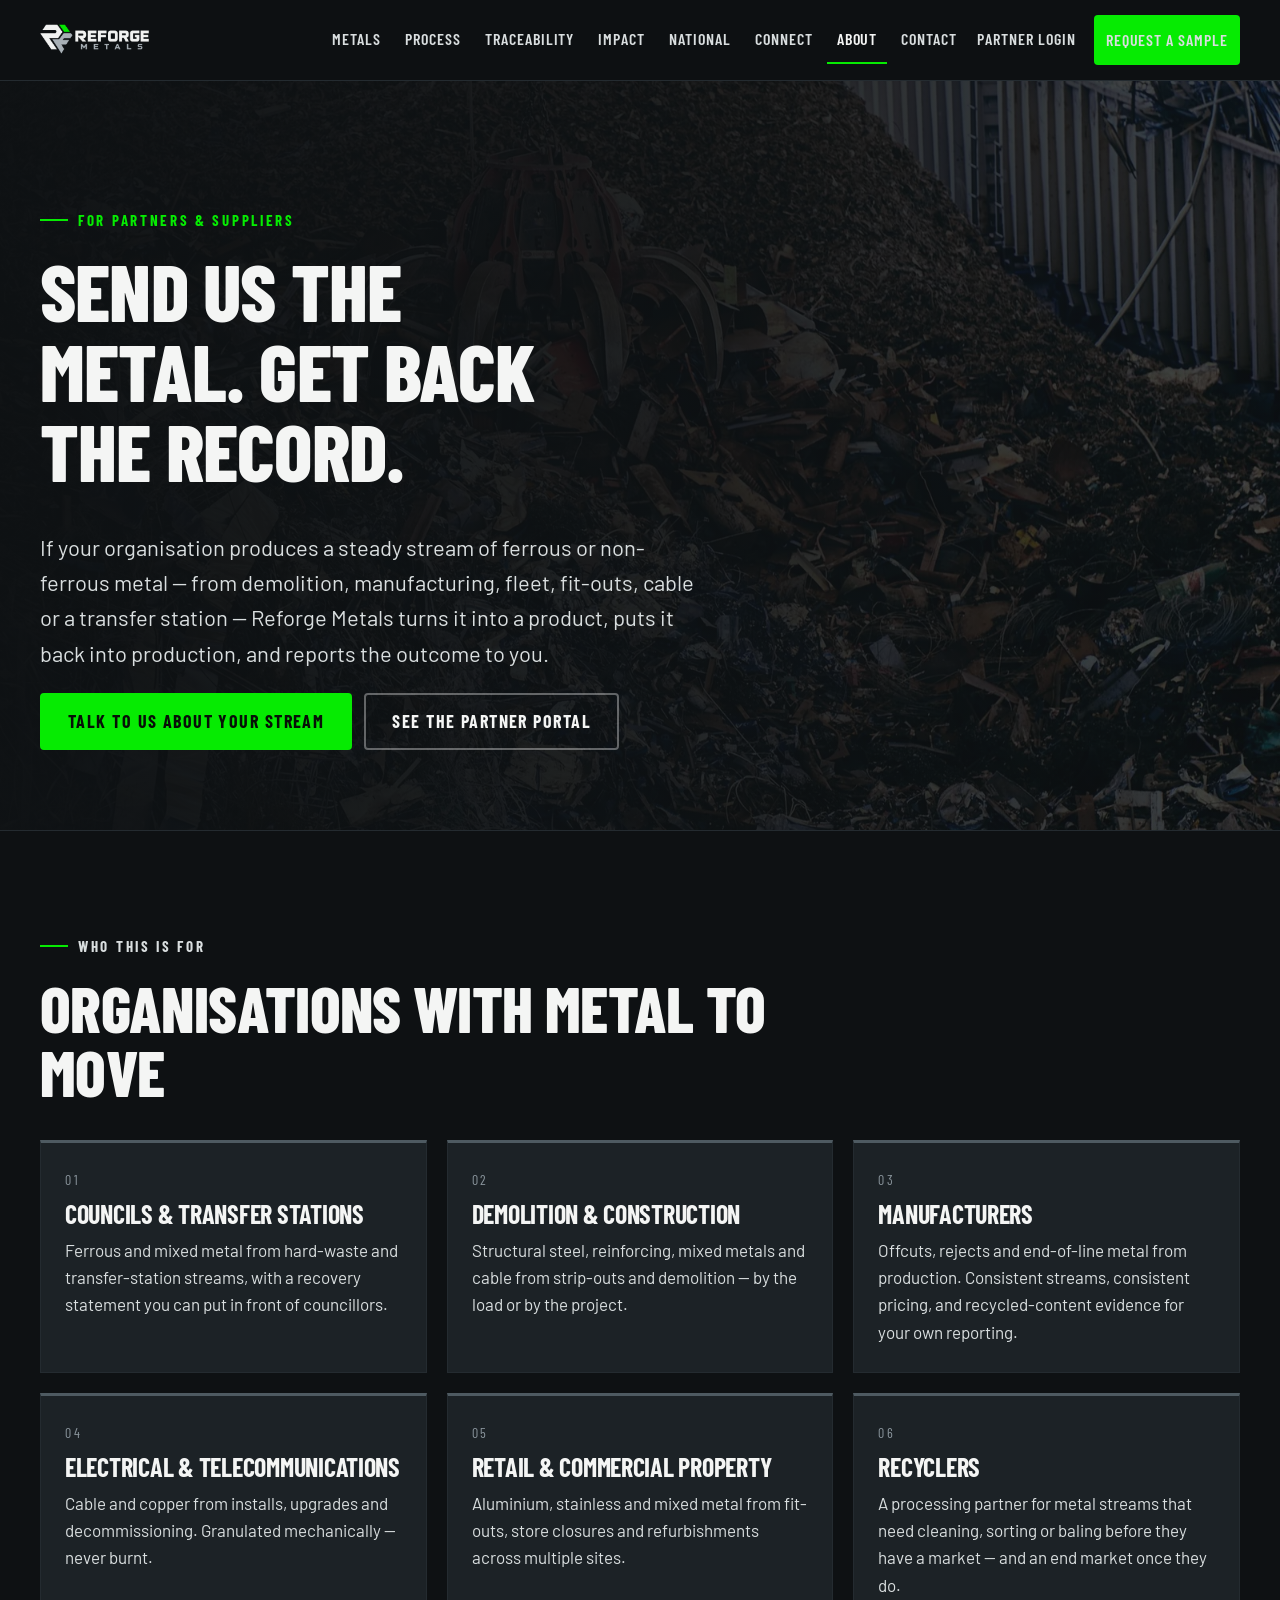
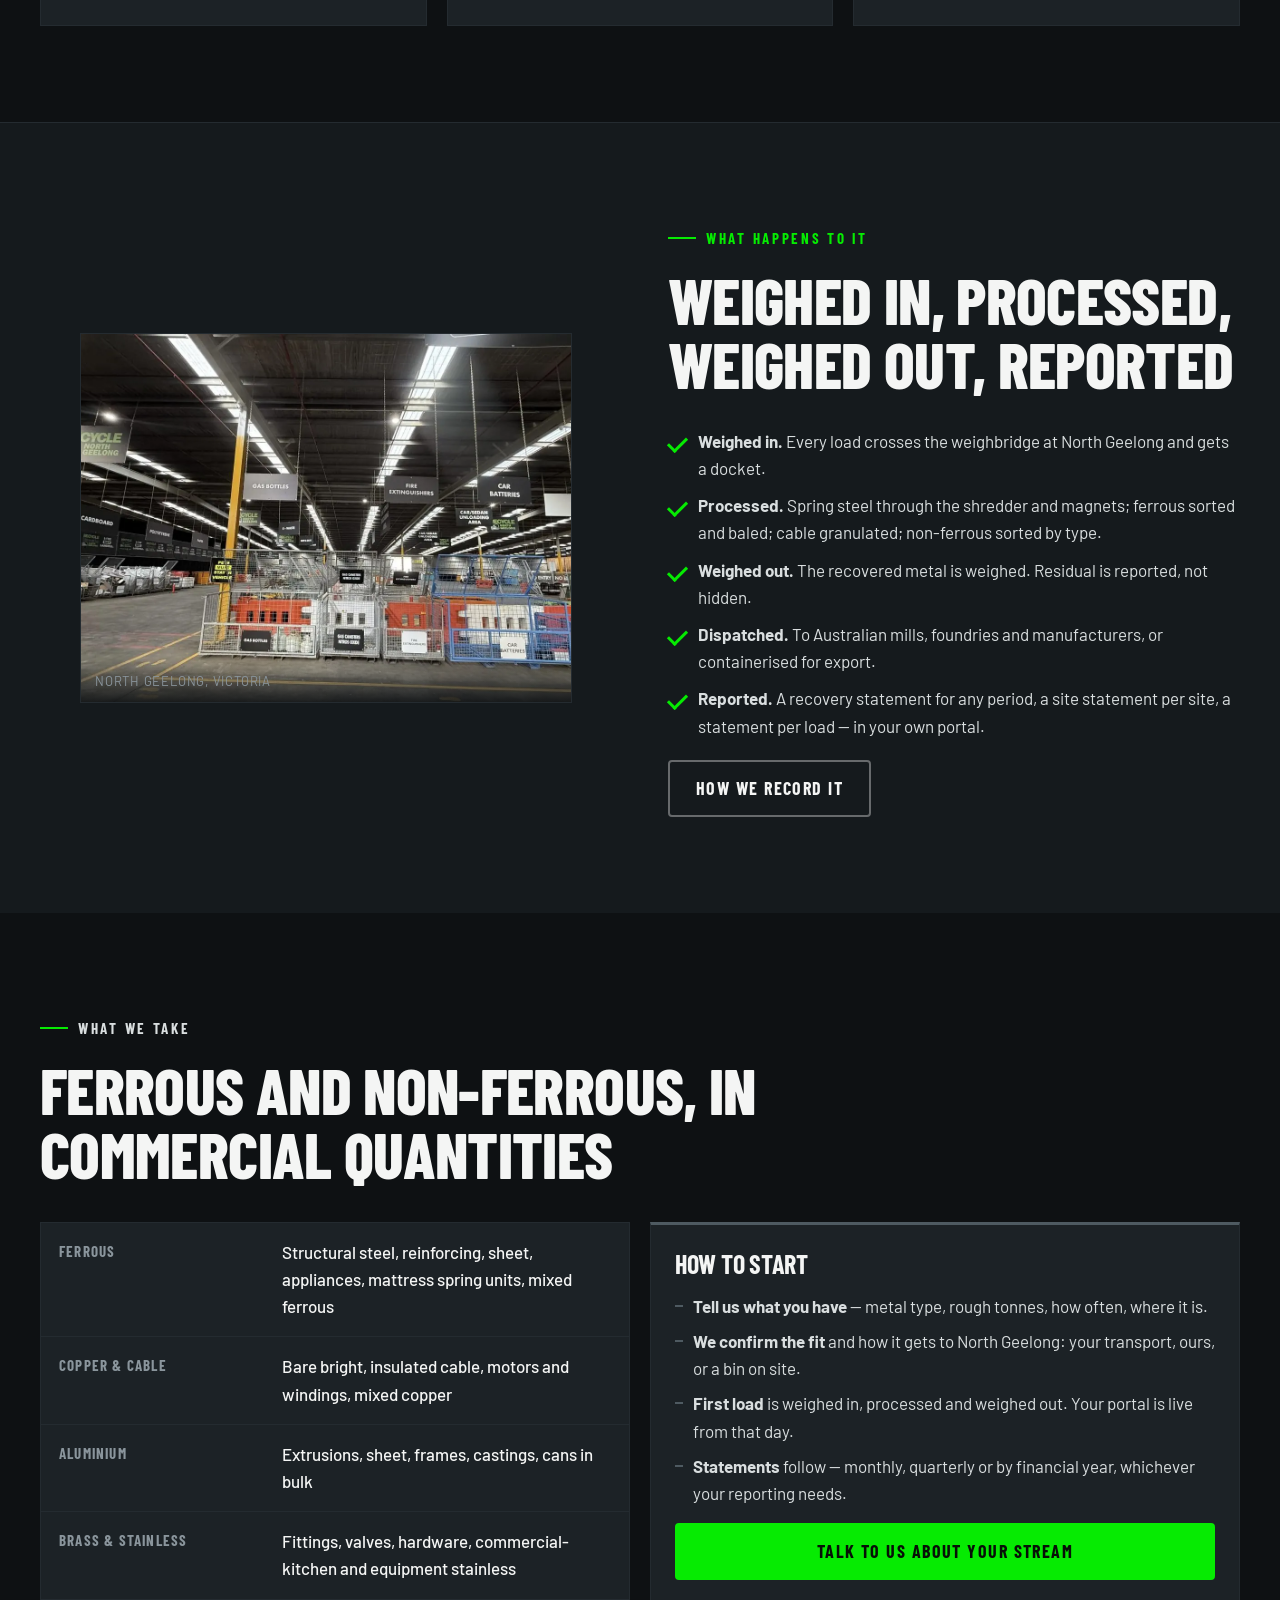
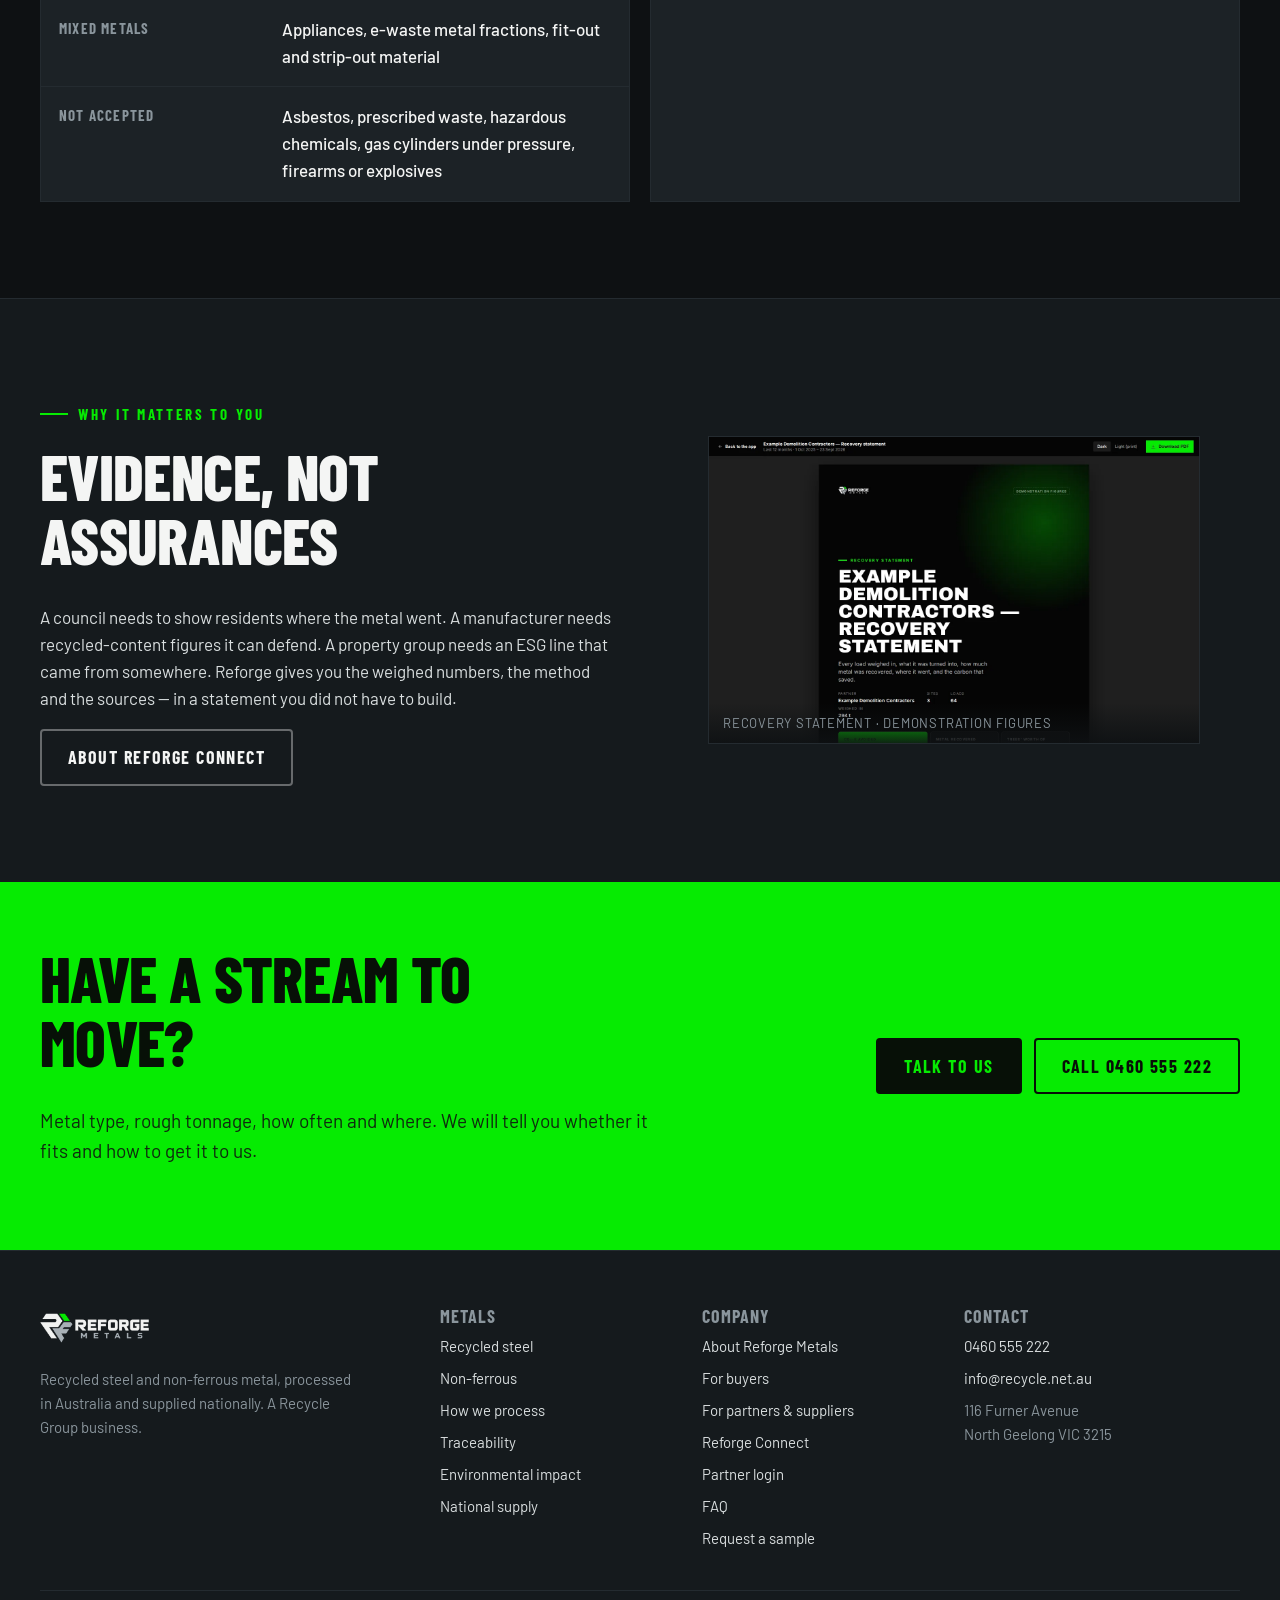
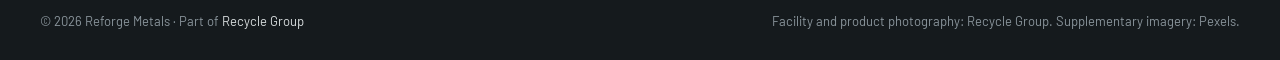
<file: partners.html>
<!DOCTYPE html>
<html lang="en-AU">
<head>
<meta charset="utf-8">
<meta name="viewport" content="width=device-width, initial-scale=1">
<title>For Partners &amp; Suppliers — Reforge Metals</title>
<meta name="description" content="Councils, manufacturers, demolition contractors, electricians and recyclers who send metal to Reforge Metals get it recovered, put back into production and reported — every load, every tonne.">
<meta name="theme-color" content="#0E1113">
<link rel="icon" type="image/png" href="assets/favicon.png">
<meta property="og:title" content="For Partners &amp; Suppliers — Reforge Metals">
<meta property="og:description" content="Councils, manufacturers, demolition contractors, electricians and recyclers who send metal to Reforge Metals get it recovered, put back into production and reported — every load, every tonne.">
<meta property="og:image" content="assets/img/hero-bale-container.webp">
<link rel="preconnect" href="https://fonts.googleapis.com">
<link rel="preconnect" href="https://fonts.gstatic.com" crossorigin>
<link href="https://fonts.googleapis.com/css2?family=Barlow+Condensed:wght@600;700;800&family=Barlow:wght@400;500;600&display=swap" rel="stylesheet">
<link rel="stylesheet" href="assets/main.css">
</head>
<body class="page-partners">
<a class="skip" href="#main">Skip to content</a>

<header class="site-header" id="top">
  <div class="wrap header-row">
    <a class="brand" href="index.html" aria-label="Reforge Metals — home">
      <img src="assets/logo-light.png" alt="Reforge Metals" width="1400" height="563">
    </a>
    <nav class="site-nav" id="site-nav" aria-label="Main">
      <ul>
        <li><a href="metals.html">Metals</a></li>
<li><a href="process.html">Process</a></li>
<li><a href="traceability.html">Traceability</a></li>
<li><a href="impact.html">Impact</a></li>
<li><a href="national.html">National</a></li>
<li><a href="connect.html">Connect</a></li>
<li><a href="about.html" class="is-active">About</a></li>
<li><a href="contact.html">Contact</a></li>
      </ul>
      <a class="nav-login" href="connect/">Partner login</a>
      <a class="btn btn-green nav-cta" href="contact.html#sample">Request a sample</a>
    </nav>
    <button class="menu-toggle" id="menu-toggle" aria-controls="site-nav" aria-expanded="false" aria-label="Open menu">
      <span></span><span></span><span></span>
    </button>
  </div>
</header>

<main id="main">
<section class="page-hero">
  <div class="hero-media"><img src="assets/img/claw-pile.webp" alt="Excavator working a pile of scrap metal" fetchpriority="high"></div>
  <div class="wrap">
    <p class="eyebrow">For partners &amp; suppliers</p>
    <h1>Send us the metal. Get back the record.</h1>
    <p class="lead">If your organisation produces a steady stream of ferrous or non-ferrous metal — from demolition, manufacturing, fleet, fit-outs, cable or a transfer station — Reforge Metals turns it into a product, puts it back into production, and reports the outcome to you.</p>
    <div class="btn-row"><a class="btn btn-green" href="contact.html">Talk to us about your stream</a><a class="btn btn-ghost" href="connect/">See the partner portal</a></div>
  </div>
</section>

<section class="section">
  <div class="wrap">
    <div class="section-head reveal">
      <p class="eyebrow">Who this is for</p>
      <h2>Organisations with metal to move</h2>
    </div>
    <div class="grid grid-3">
      <div class="card reveal"><span class="num">01</span><h3>Councils &amp; transfer stations</h3><p>Ferrous and mixed metal from hard-waste and transfer-station streams, with a recovery statement you can put in front of councillors.</p></div>
      <div class="card reveal"><span class="num">02</span><h3>Demolition &amp; construction</h3><p>Structural steel, reinforcing, mixed metals and cable from strip-outs and demolition — by the load or by the project.</p></div>
      <div class="card reveal"><span class="num">03</span><h3>Manufacturers</h3><p>Offcuts, rejects and end-of-line metal from production. Consistent streams, consistent pricing, and recycled-content evidence for your own reporting.</p></div>
      <div class="card reveal"><span class="num">04</span><h3>Electrical &amp; telecommunications</h3><p>Cable and copper from installs, upgrades and decommissioning. Granulated mechanically — never burnt.</p></div>
      <div class="card reveal"><span class="num">05</span><h3>Retail &amp; commercial property</h3><p>Aluminium, stainless and mixed metal from fit-outs, store closures and refurbishments across multiple sites.</p></div>
      <div class="card reveal"><span class="num">06</span><h3>Recyclers</h3><p>A processing partner for metal streams that need cleaning, sorting or baling before they have a market — and an end market once they do.</p></div>
    </div>
  </div>
</section>

<section class="section section-dark section-line">
  <div class="wrap">
    <div class="split">
      <figure class="split-img reveal">
        <img src="assets/img/facility.webp" alt="Inside the Recycle Group facility at North Geelong" loading="lazy">
        <figcaption>North Geelong, Victoria</figcaption>
      </figure>
      <div class="reveal">
        <p class="eyebrow">What happens to it</p>
        <h2>Weighed in, processed, weighed out, reported</h2>
        <ul class="checks">
          <li><strong>Weighed in.</strong> Every load crosses the weighbridge at North Geelong and gets a docket.</li>
          <li><strong>Processed.</strong> Spring steel through the shredder and magnets; ferrous sorted and baled; cable granulated; non-ferrous sorted by type.</li>
          <li><strong>Weighed out.</strong> The recovered metal is weighed. Residual is reported, not hidden.</li>
          <li><strong>Dispatched.</strong> To Australian mills, foundries and manufacturers, or containerised for export.</li>
          <li><strong>Reported.</strong> A recovery statement for any period, a site statement per site, a statement per load — in your own portal.</li>
        </ul>
        <a class="btn btn-ghost" href="traceability.html">How we record it</a>
      </div>
    </div>
  </div>
</section>

<section class="section">
  <div class="wrap">
    <div class="section-head reveal">
      <p class="eyebrow">What we take</p>
      <h2>Ferrous and non-ferrous, in commercial quantities</h2>
    </div>
    <div class="grid grid-2">
      <div class="reveal">
        <table class="spec">
          <tr><th>Ferrous</th><td>Structural steel, reinforcing, sheet, appliances, mattress spring units, mixed ferrous</td></tr>
          <tr><th>Copper &amp; cable</th><td>Bare bright, insulated cable, motors and windings, mixed copper</td></tr>
          <tr><th>Aluminium</th><td>Extrusions, sheet, frames, castings, cans in bulk</td></tr>
          <tr><th>Brass &amp; stainless</th><td>Fittings, valves, hardware, commercial-kitchen and equipment stainless</td></tr>
          <tr><th>Mixed metals</th><td>Appliances, e-waste metal fractions, fit-out and strip-out material</td></tr>
          <tr><th>Not accepted</th><td>Asbestos, prescribed waste, hazardous chemicals, gas cylinders under pressure, firearms or explosives</td></tr>
        </table>
      </div>
      <div class="reveal">
        <div class="card" style="gap:16px">
          <h3>How to start</h3>
          <ol class="plain">
            <li><strong>Tell us what you have</strong> — metal type, rough tonnes, how often, where it is.</li>
            <li><strong>We confirm the fit</strong> and how it gets to North Geelong: your transport, ours, or a bin on site.</li>
            <li><strong>First load</strong> is weighed in, processed and weighed out. Your portal is live from that day.</li>
            <li><strong>Statements</strong> follow — monthly, quarterly or by financial year, whichever your reporting needs.</li>
          </ol>
          <a class="btn btn-green" href="contact.html">Talk to us about your stream</a>
        </div>
      </div>
    </div>
  </div>
</section>

<section class="section section-dark section-line">
  <div class="wrap">
    <div class="split rev">
      <figure class="split-img reveal" style="aspect-ratio:auto">
        <img src="assets/img/app-report.webp" alt="A recovery statement from Reforge Connect" loading="lazy" style="aspect-ratio:16/10">
        <figcaption>Recovery statement · demonstration figures</figcaption>
      </figure>
      <div class="reveal">
        <p class="eyebrow">Why it matters to you</p>
        <h2>Evidence, not assurances</h2>
        <p>A council needs to show residents where the metal went. A manufacturer needs recycled-content figures it can defend. A property group needs an ESG line that came from somewhere. Reforge gives you the weighed numbers, the method and the sources — in a statement you did not have to build.</p>
        <a class="btn btn-ghost" href="connect.html">About Reforge Connect</a>
      </div>
    </div>
  </div>
</section>

<section class="cta">
  <div class="wrap cta-inner">
    <div>
      <h2>Have a stream to move?</h2>
      <p>Metal type, rough tonnage, how often and where. We will tell you whether it fits and how to get it to us.</p>
    </div>
    <div class="btn-row">
      <a class="btn btn-dark" href="contact.html">Talk to us</a>
      <a class="btn" href="tel:+61460555222">Call 0460 555 222</a>
    </div>
  </div>
</section>

</main>

<footer class="site-footer">
  <div class="wrap">
    <div class="footer-grid">
      <div class="footer-brand">
        <img src="assets/logo-light.png" alt="Reforge Metals" width="1400" height="563">
        <p>Recycled steel and non-ferrous metal, processed in Australia and supplied nationally. A Recycle Group business.</p>
      </div>
      <div>
        <h4>Metals</h4>
        <ul>
          <li><a href="steel.html">Recycled steel</a></li>
          <li><a href="non-ferrous.html">Non-ferrous</a></li>
          <li><a href="process.html">How we process</a></li>
          <li><a href="traceability.html">Traceability</a></li>
          <li><a href="impact.html">Environmental impact</a></li>
          <li><a href="national.html">National supply</a></li>
        </ul>
      </div>
      <div>
        <h4>Company</h4>
        <ul>
          <li><a href="about.html">About Reforge Metals</a></li>
          <li><a href="buyers.html">For buyers</a></li>
          <li><a href="partners.html">For partners &amp; suppliers</a></li>
          <li><a href="connect.html">Reforge Connect</a></li>
          <li><a href="connect/">Partner login</a></li>
          <li><a href="faq.html">FAQ</a></li>
          <li><a href="contact.html#sample">Request a sample</a></li>
        </ul>
      </div>
      <div>
        <h4>Contact</h4>
        <ul class="contact-list">
          <li><a href="tel:+61460555222">0460 555 222</a></li>
          <li><a href="mailto:info@recycle.net.au">info@recycle.net.au</a></li>
          <li>116 Furner Avenue<br>North Geelong VIC 3215</li>
        </ul>
      </div>
    </div>
    <div class="footer-base">
      <p>&copy; <span id="year"></span> Reforge Metals · Part of <a href="https://recycle.net.au" rel="noopener">Recycle Group</a></p>
      <p class="credits">Facility and product photography: Recycle Group. Supplementary imagery: Pexels.</p>
    </div>
  </div>
</footer>

<script src="assets/main.js"></script>
</body>
</html>
</file>
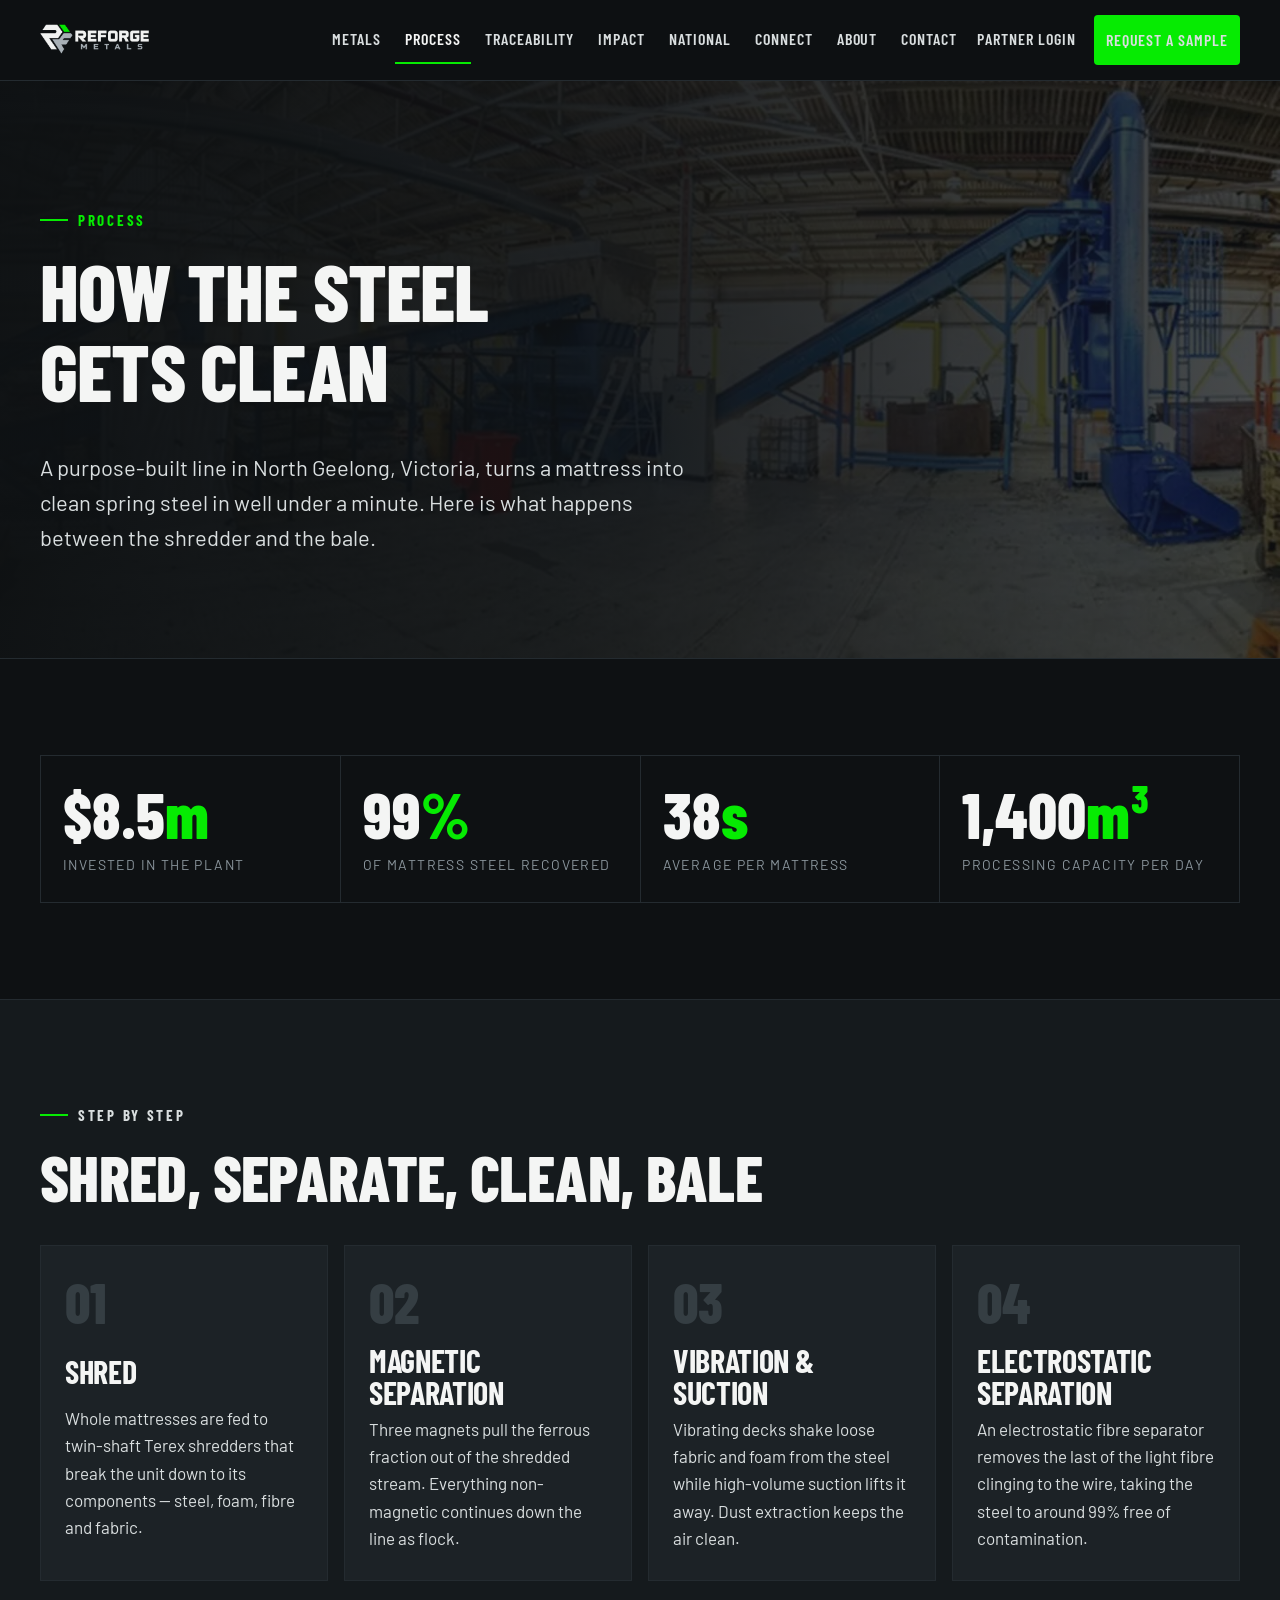
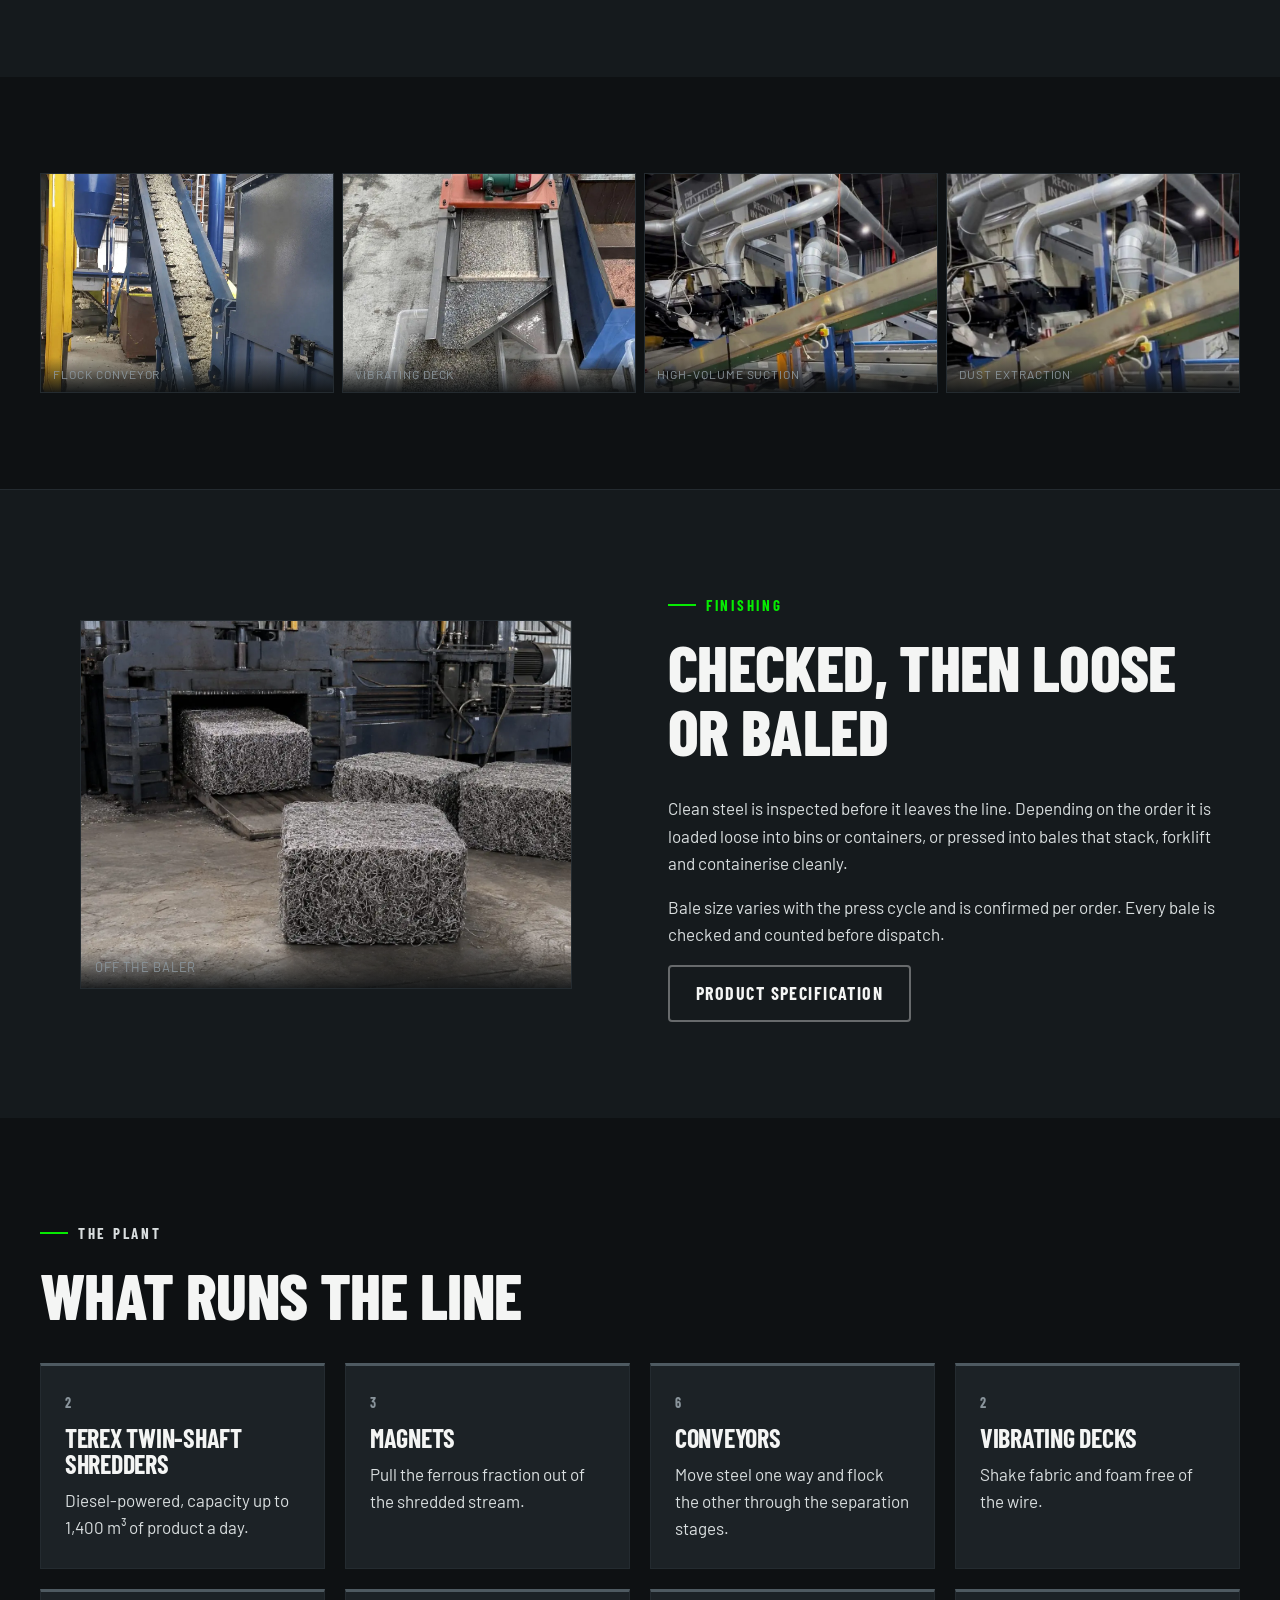
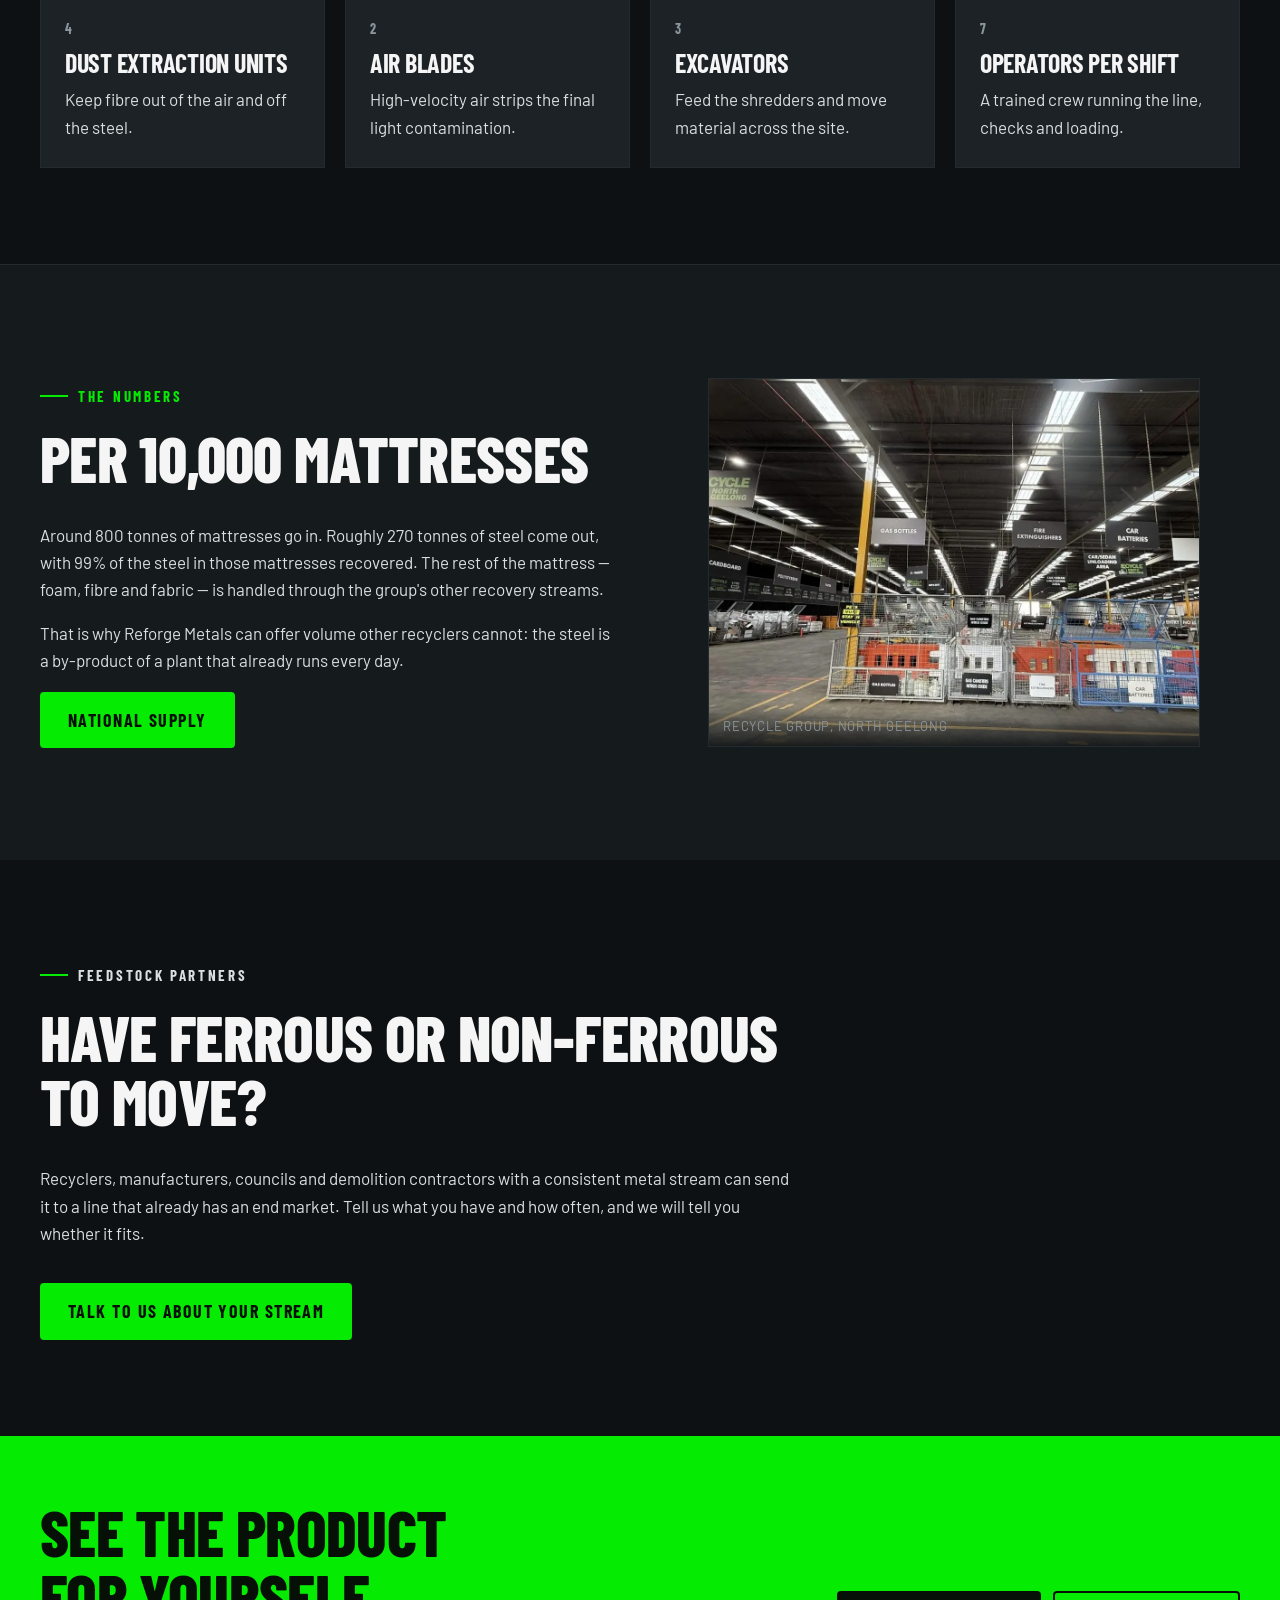
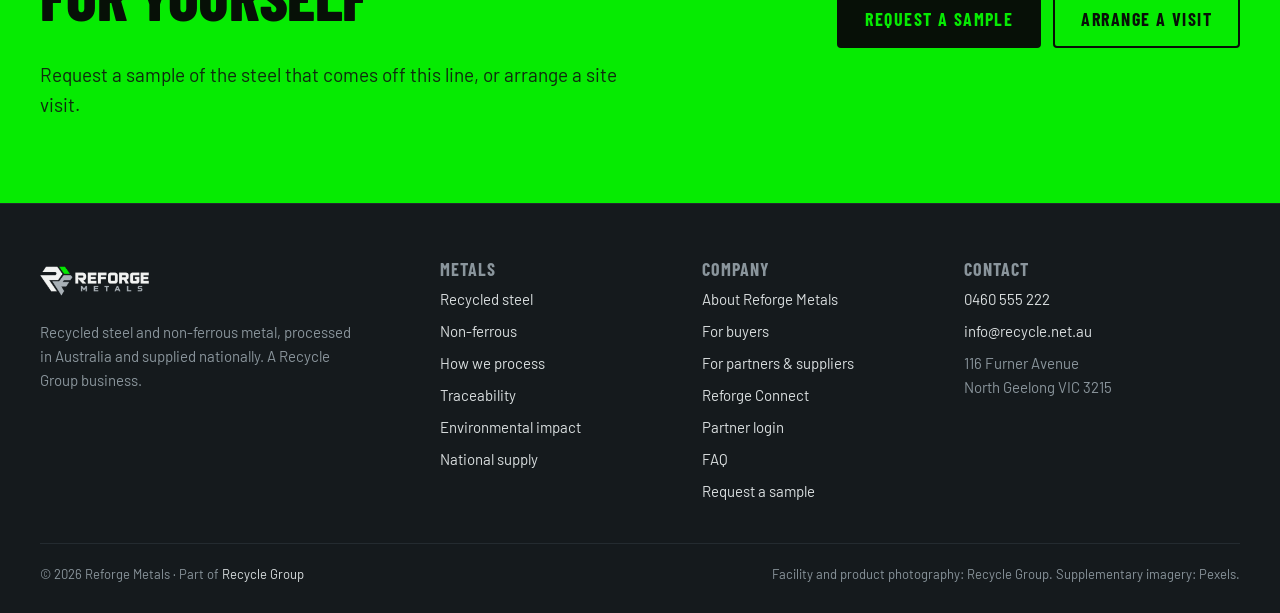
<file: process.html>
<!DOCTYPE html>
<html lang="en-AU">
<head>
<meta charset="utf-8">
<meta name="viewport" content="width=device-width, initial-scale=1">
<title>How We Process — Reforge Metals</title>
<meta name="description" content="How Reforge Metals recovers and processes recycled steel at the Recycle Group facility in North Geelong: shredding, magnetic separation, vibration, suction, electrostatic fibre separation and baling.">
<meta name="theme-color" content="#0E1113">
<link rel="icon" type="image/png" href="assets/favicon.png">
<meta property="og:title" content="How We Process — Reforge Metals">
<meta property="og:description" content="How Reforge Metals recovers and processes recycled steel at the Recycle Group facility in North Geelong: shredding, magnetic separation, vibration, suction, electrostatic fibre separation and baling.">
<meta property="og:image" content="assets/img/hero-bale-container.webp">
<link rel="preconnect" href="https://fonts.googleapis.com">
<link rel="preconnect" href="https://fonts.gstatic.com" crossorigin>
<link href="https://fonts.googleapis.com/css2?family=Barlow+Condensed:wght@600;700;800&family=Barlow:wght@400;500;600&display=swap" rel="stylesheet">
<link rel="stylesheet" href="assets/main.css">
</head>
<body class="page-process">
<a class="skip" href="#main">Skip to content</a>

<header class="site-header" id="top">
  <div class="wrap header-row">
    <a class="brand" href="index.html" aria-label="Reforge Metals — home">
      <img src="assets/logo-light.png" alt="Reforge Metals" width="1400" height="563">
    </a>
    <nav class="site-nav" id="site-nav" aria-label="Main">
      <ul>
        <li><a href="metals.html">Metals</a></li>
<li><a href="process.html" class="is-active">Process</a></li>
<li><a href="traceability.html">Traceability</a></li>
<li><a href="impact.html">Impact</a></li>
<li><a href="national.html">National</a></li>
<li><a href="connect.html">Connect</a></li>
<li><a href="about.html">About</a></li>
<li><a href="contact.html">Contact</a></li>
      </ul>
      <a class="nav-login" href="connect/">Partner login</a>
      <a class="btn btn-green nav-cta" href="contact.html#sample">Request a sample</a>
    </nav>
    <button class="menu-toggle" id="menu-toggle" aria-controls="site-nav" aria-expanded="false" aria-label="Open menu">
      <span></span><span></span><span></span>
    </button>
  </div>
</header>

<main id="main">
<section class="page-hero">
  <div class="hero-media"><img src="assets/img/line-wide.webp" alt="The mattress processing line at the Recycle Group facility" fetchpriority="high"></div>
  <div class="wrap">
    <p class="eyebrow">Process</p>
    <h1>How the steel gets clean</h1>
    <p class="lead">A purpose-built line in North Geelong, Victoria, turns a mattress into clean spring steel in well under a minute. Here is what happens between the shredder and the bale.</p>
  </div>
</section>

<section class="section">
  <div class="wrap">
    <div class="stats reveal">
      <div><b>$8.5<i>m</i></b><span>Invested in the plant</span></div>
      <div><b>99<i>%</i></b><span>Of mattress steel recovered</span></div>
      <div><b>38<i>s</i></b><span>Average per mattress</span></div>
      <div><b>1,400<i>m³</i></b><span>Processing capacity per day</span></div>
    </div>
  </div>
</section>

<section class="section section-dark section-line">
  <div class="wrap">
    <div class="section-head reveal">
      <p class="eyebrow">Step by step</p>
      <h2>Shred, separate, clean, bale</h2>
    </div>
    <div class="steps">
      <div class="step reveal"><h3>Shred</h3><p>Whole mattresses are fed to twin-shaft Terex shredders that break the unit down to its components — steel, foam, fibre and fabric.</p></div>
      <div class="step reveal"><h3>Magnetic separation</h3><p>Three magnets pull the ferrous fraction out of the shredded stream. Everything non-magnetic continues down the line as flock.</p></div>
      <div class="step reveal"><h3>Vibration &amp; suction</h3><p>Vibrating decks shake loose fabric and foam from the steel while high-volume suction lifts it away. Dust extraction keeps the air clean.</p></div>
      <div class="step reveal"><h3>Electrostatic separation</h3><p>An electrostatic fibre separator removes the last of the light fibre clinging to the wire, taking the steel to around 99% free of contamination.</p></div>
    </div>
  </div>
</section>

<section class="section">
  <div class="wrap">
    <div class="strip">
      <figure class="reveal"><img src="assets/img/flock-conveyor.webp" alt="Flock conveyor carrying fabric and foam away from the steel" loading="lazy"><figcaption>Flock conveyor</figcaption></figure>
      <figure class="reveal"><img src="assets/img/shaker.webp" alt="Vibrating deck separating fibre from steel" loading="lazy"><figcaption>Vibrating deck</figcaption></figure>
      <figure class="reveal"><img src="assets/img/suction.webp" alt="High-volume suction ductwork above the line" loading="lazy"><figcaption>High-volume suction</figcaption></figure>
      <figure class="reveal"><img src="assets/img/ductwork.webp" alt="Dust extraction ductwork" loading="lazy"><figcaption>Dust extraction</figcaption></figure>
    </div>
  </div>
</section>

<section class="section section-dark section-line">
  <div class="wrap">
    <div class="split">
      <figure class="split-img reveal">
        <img src="assets/img/bales-row.webp" alt="Freshly pressed steel bales at the baler" loading="lazy">
        <figcaption>Off the baler</figcaption>
      </figure>
      <div class="reveal">
        <p class="eyebrow">Finishing</p>
        <h2>Checked, then loose or baled</h2>
        <p>Clean steel is inspected before it leaves the line. Depending on the order it is loaded loose into bins or containers, or pressed into bales that stack, forklift and containerise cleanly.</p>
        <p>Bale size varies with the press cycle and is confirmed per order. Every bale is checked and counted before dispatch.</p>
        <a class="btn btn-ghost" href="steel.html#spec">Product specification</a>
      </div>
    </div>
  </div>
</section>

<section class="section">
  <div class="wrap">
    <div class="section-head reveal">
      <p class="eyebrow">The plant</p>
      <h2>What runs the line</h2>
    </div>
    <div class="grid grid-4">
      <div class="card reveal"><b class="num">2</b><h3>Terex twin-shaft shredders</h3><p>Diesel-powered, capacity up to 1,400 m³ of product a day.</p></div>
      <div class="card reveal"><b class="num">3</b><h3>Magnets</h3><p>Pull the ferrous fraction out of the shredded stream.</p></div>
      <div class="card reveal"><b class="num">6</b><h3>Conveyors</h3><p>Move steel one way and flock the other through the separation stages.</p></div>
      <div class="card reveal"><b class="num">2</b><h3>Vibrating decks</h3><p>Shake fabric and foam free of the wire.</p></div>
      <div class="card reveal"><b class="num">4</b><h3>Dust extraction units</h3><p>Keep fibre out of the air and off the steel.</p></div>
      <div class="card reveal"><b class="num">2</b><h3>Air blades</h3><p>High-velocity air strips the final light contamination.</p></div>
      <div class="card reveal"><b class="num">3</b><h3>Excavators</h3><p>Feed the shredders and move material across the site.</p></div>
      <div class="card reveal"><b class="num">7</b><h3>Operators per shift</h3><p>A trained crew running the line, checks and loading.</p></div>
    </div>
  </div>
</section>

<section class="section section-dark section-line">
  <div class="wrap">
    <div class="split rev">
      <figure class="split-img reveal">
        <img src="assets/img/facility.webp" alt="Inside the Recycle Group facility at North Geelong" loading="lazy">
        <figcaption>Recycle Group, North Geelong</figcaption>
      </figure>
      <div class="reveal">
        <p class="eyebrow">The numbers</p>
        <h2>Per 10,000 mattresses</h2>
        <p>Around 800 tonnes of mattresses go in. Roughly 270 tonnes of steel come out, with 99% of the steel in those mattresses recovered. The rest of the mattress — foam, fibre and fabric — is handled through the group's other recovery streams.</p>
        <p>That is why Reforge Metals can offer volume other recyclers cannot: the steel is a by-product of a plant that already runs every day.</p>
        <a class="btn btn-green" href="national.html">National supply</a>
      </div>
    </div>
  </div>
</section>

<section class="section">
  <div class="wrap">
    <div class="section-head reveal">
      <p class="eyebrow">Feedstock partners</p>
      <h2>Have ferrous or non-ferrous to move?</h2>
      <p>Recyclers, manufacturers, councils and demolition contractors with a consistent metal stream can send it to a line that already has an end market. Tell us what you have and how often, and we will tell you whether it fits.</p>
    </div>
    <div class="btn-row"><a class="btn btn-green" href="contact.html">Talk to us about your stream</a></div>
  </div>
</section>

<section class="cta">
  <div class="wrap cta-inner">
    <div>
      <h2>See the product for yourself</h2>
      <p>Request a sample of the steel that comes off this line, or arrange a site visit.</p>
    </div>
    <div class="btn-row">
      <a class="btn btn-dark" href="contact.html#sample">Request a sample</a>
      <a class="btn" href="contact.html">Arrange a visit</a>
    </div>
  </div>
</section>

</main>

<footer class="site-footer">
  <div class="wrap">
    <div class="footer-grid">
      <div class="footer-brand">
        <img src="assets/logo-light.png" alt="Reforge Metals" width="1400" height="563">
        <p>Recycled steel and non-ferrous metal, processed in Australia and supplied nationally. A Recycle Group business.</p>
      </div>
      <div>
        <h4>Metals</h4>
        <ul>
          <li><a href="steel.html">Recycled steel</a></li>
          <li><a href="non-ferrous.html">Non-ferrous</a></li>
          <li><a href="process.html">How we process</a></li>
          <li><a href="traceability.html">Traceability</a></li>
          <li><a href="impact.html">Environmental impact</a></li>
          <li><a href="national.html">National supply</a></li>
        </ul>
      </div>
      <div>
        <h4>Company</h4>
        <ul>
          <li><a href="about.html">About Reforge Metals</a></li>
          <li><a href="buyers.html">For buyers</a></li>
          <li><a href="partners.html">For partners &amp; suppliers</a></li>
          <li><a href="connect.html">Reforge Connect</a></li>
          <li><a href="connect/">Partner login</a></li>
          <li><a href="faq.html">FAQ</a></li>
          <li><a href="contact.html#sample">Request a sample</a></li>
        </ul>
      </div>
      <div>
        <h4>Contact</h4>
        <ul class="contact-list">
          <li><a href="tel:+61460555222">0460 555 222</a></li>
          <li><a href="mailto:info@recycle.net.au">info@recycle.net.au</a></li>
          <li>116 Furner Avenue<br>North Geelong VIC 3215</li>
        </ul>
      </div>
    </div>
    <div class="footer-base">
      <p>&copy; <span id="year"></span> Reforge Metals · Part of <a href="https://recycle.net.au" rel="noopener">Recycle Group</a></p>
      <p class="credits">Facility and product photography: Recycle Group. Supplementary imagery: Pexels.</p>
    </div>
  </div>
</footer>

<script src="assets/main.js"></script>
</body>
</html>
</file>
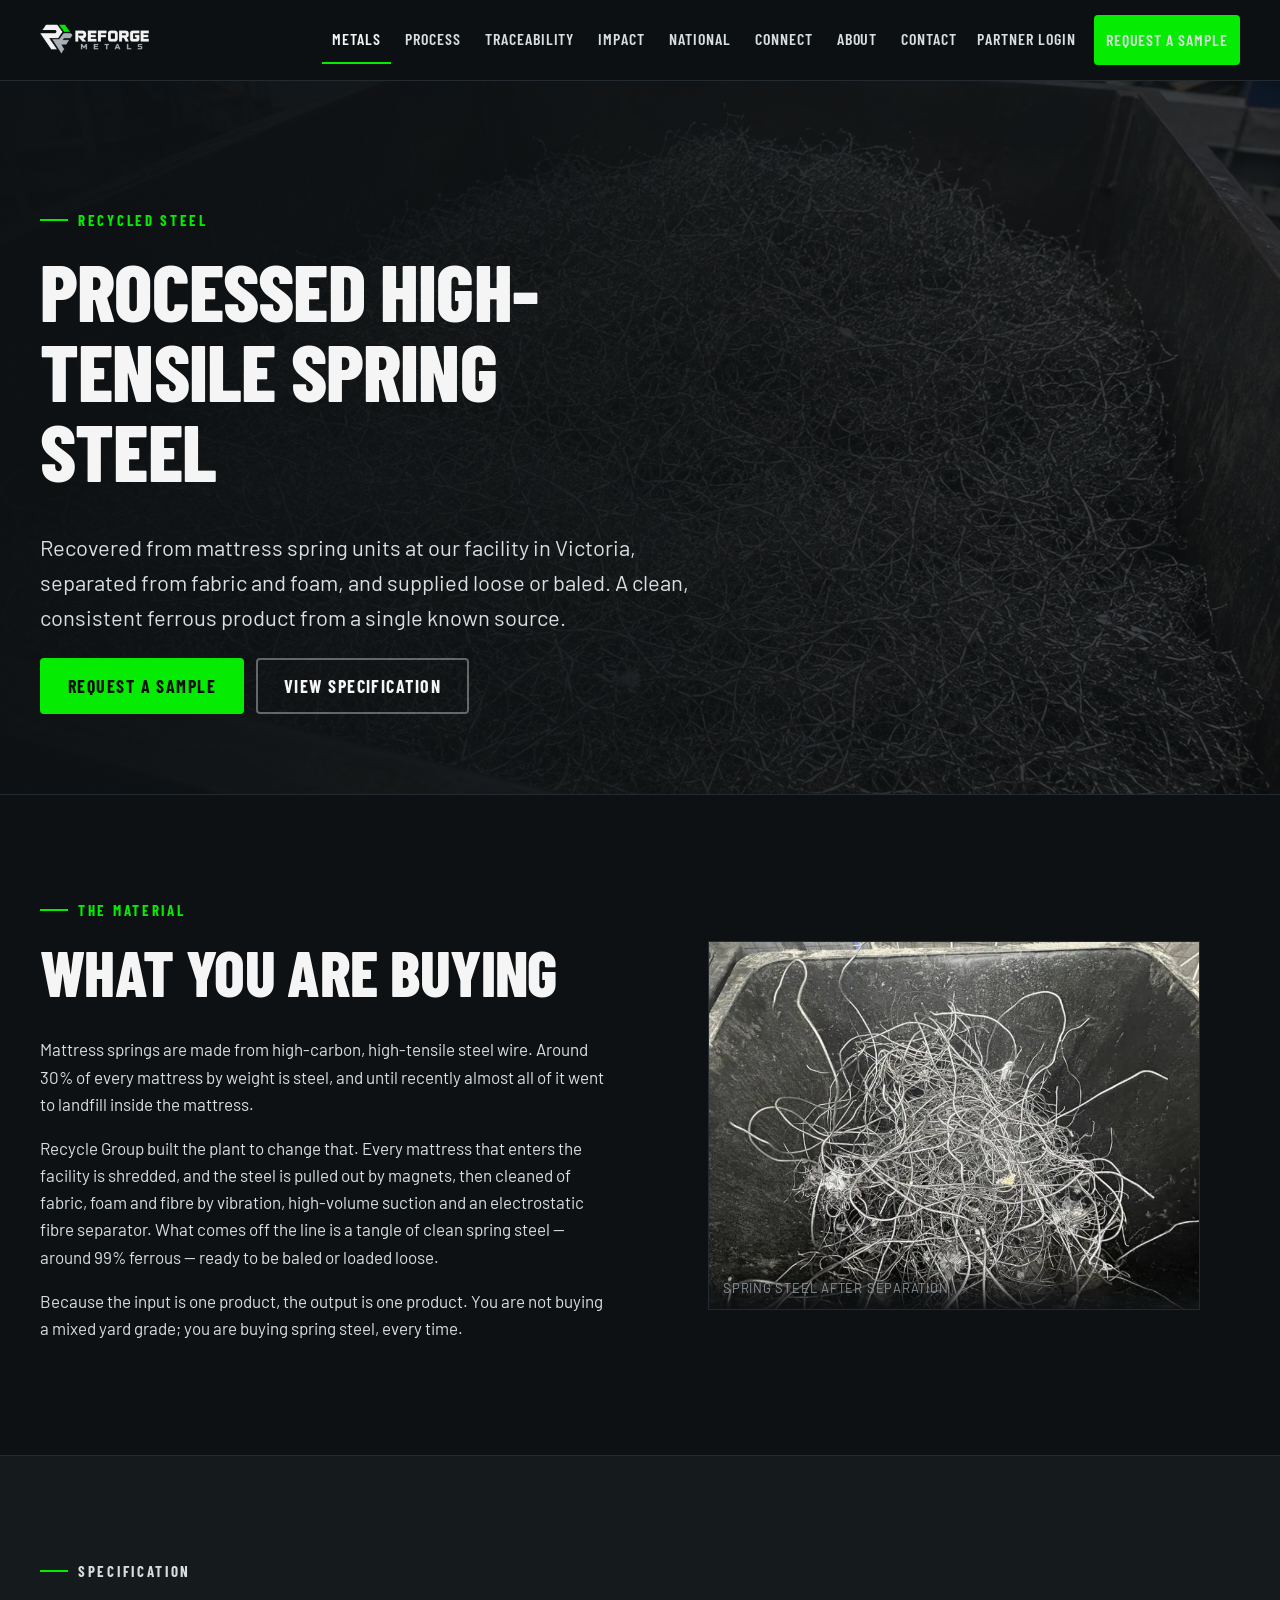
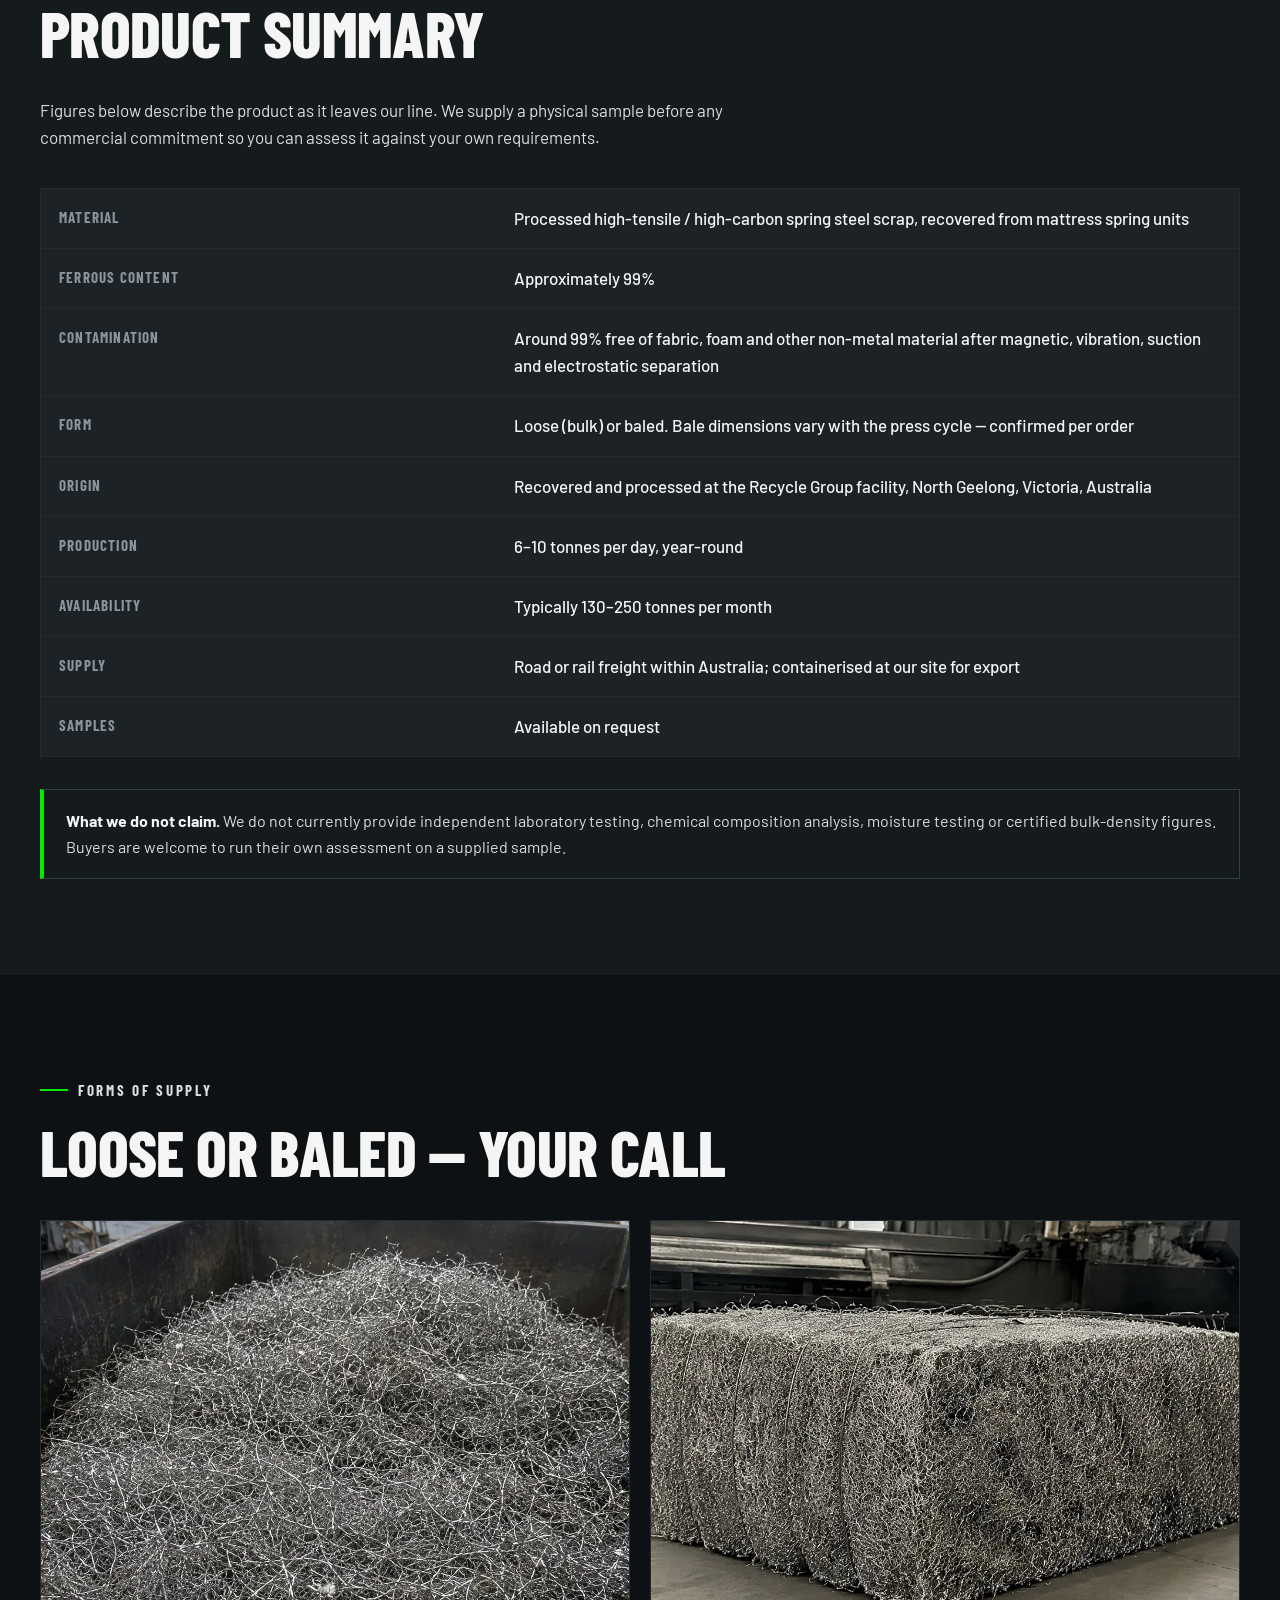
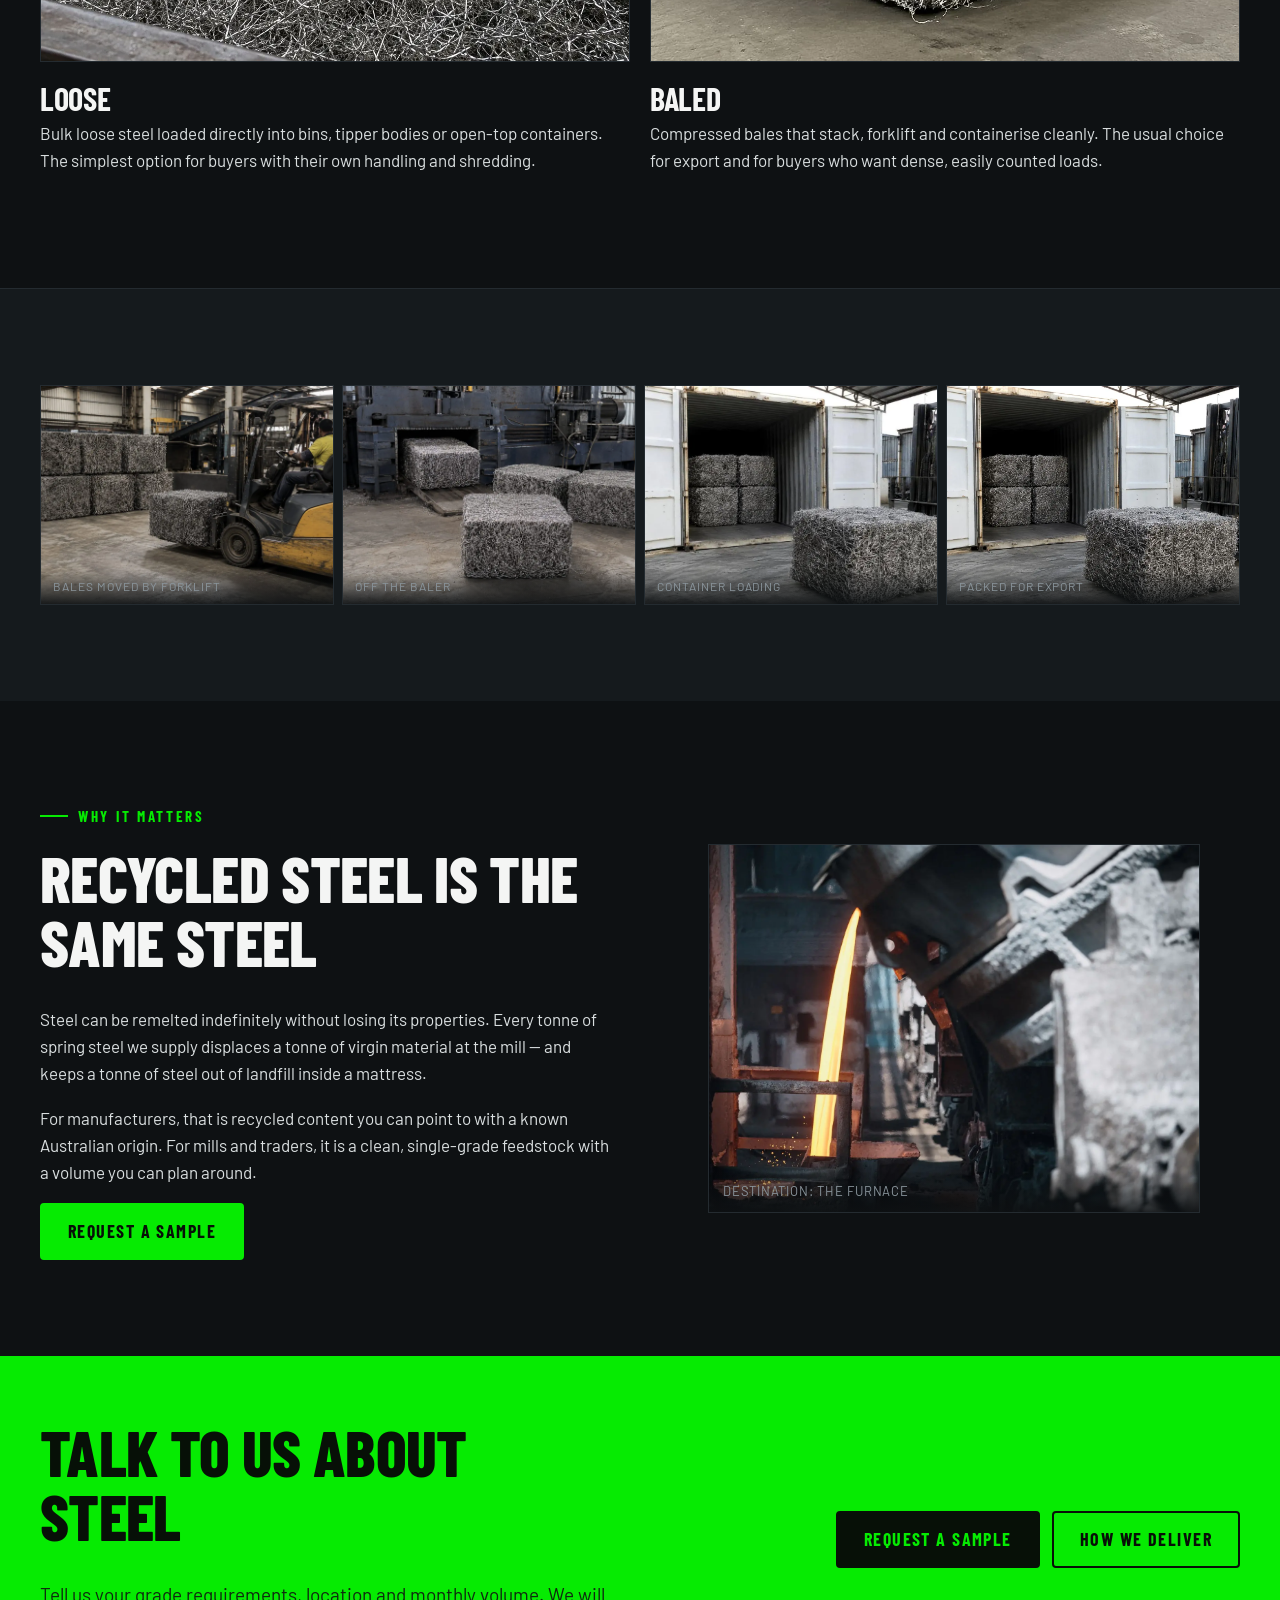
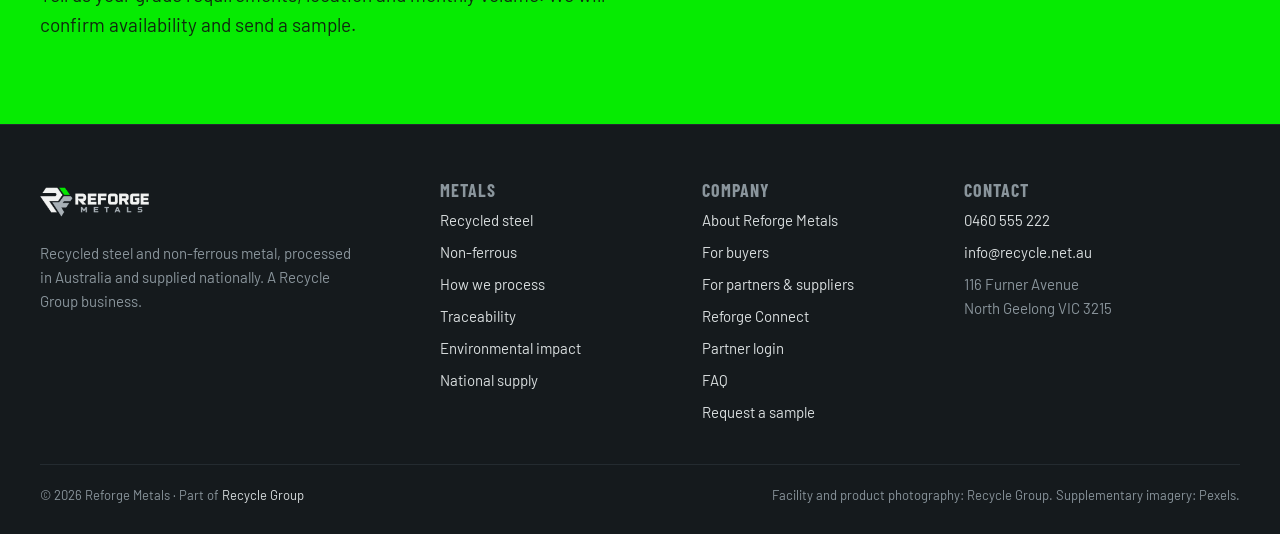
<file: steel.html>
<!DOCTYPE html>
<html lang="en-AU">
<head>
<meta charset="utf-8">
<meta name="viewport" content="width=device-width, initial-scale=1">
<title>Recycled Steel — Reforge Metals</title>
<meta name="description" content="Processed high-tensile spring steel scrap recovered in Victoria: around 99% ferrous content, free of fabric and foam, supplied loose or baled to Australian mills and export buyers.">
<meta name="theme-color" content="#0E1113">
<link rel="icon" type="image/png" href="assets/favicon.png">
<meta property="og:title" content="Recycled Steel — Reforge Metals">
<meta property="og:description" content="Processed high-tensile spring steel scrap recovered in Victoria: around 99% ferrous content, free of fabric and foam, supplied loose or baled to Australian mills and export buyers.">
<meta property="og:image" content="assets/img/hero-bale-container.webp">
<link rel="preconnect" href="https://fonts.googleapis.com">
<link rel="preconnect" href="https://fonts.gstatic.com" crossorigin>
<link href="https://fonts.googleapis.com/css2?family=Barlow+Condensed:wght@600;700;800&family=Barlow:wght@400;500;600&display=swap" rel="stylesheet">
<link rel="stylesheet" href="assets/main.css">
</head>
<body class="page-steel">
<a class="skip" href="#main">Skip to content</a>

<header class="site-header" id="top">
  <div class="wrap header-row">
    <a class="brand" href="index.html" aria-label="Reforge Metals — home">
      <img src="assets/logo-light.png" alt="Reforge Metals" width="1400" height="563">
    </a>
    <nav class="site-nav" id="site-nav" aria-label="Main">
      <ul>
        <li><a href="metals.html" class="is-active">Metals</a></li>
<li><a href="process.html">Process</a></li>
<li><a href="traceability.html">Traceability</a></li>
<li><a href="impact.html">Impact</a></li>
<li><a href="national.html">National</a></li>
<li><a href="connect.html">Connect</a></li>
<li><a href="about.html">About</a></li>
<li><a href="contact.html">Contact</a></li>
      </ul>
      <a class="nav-login" href="connect/">Partner login</a>
      <a class="btn btn-green nav-cta" href="contact.html#sample">Request a sample</a>
    </nav>
    <button class="menu-toggle" id="menu-toggle" aria-controls="site-nav" aria-expanded="false" aria-label="Open menu">
      <span></span><span></span><span></span>
    </button>
  </div>
</header>

<main id="main">
<section class="page-hero">
  <div class="hero-media"><img src="assets/img/steel-loose.webp" alt="Loose processed spring steel" fetchpriority="high"></div>
  <div class="wrap">
    <p class="eyebrow">Recycled steel</p>
    <h1>Processed high-tensile spring steel</h1>
    <p class="lead">Recovered from mattress spring units at our facility in Victoria, separated from fabric and foam, and supplied loose or baled. A clean, consistent ferrous product from a single known source.</p>
    <div class="btn-row"><a class="btn btn-green" href="contact.html#sample">Request a sample</a><a class="btn btn-ghost" href="#spec">View specification</a></div>
  </div>
</section>

<section class="section">
  <div class="wrap">
    <div class="split">
      <div class="reveal">
        <p class="eyebrow">The material</p>
        <h2>What you are buying</h2>
        <p>Mattress springs are made from high-carbon, high-tensile steel wire. Around 30% of every mattress by weight is steel, and until recently almost all of it went to landfill inside the mattress.</p>
        <p>Recycle Group built the plant to change that. Every mattress that enters the facility is shredded, and the steel is pulled out by magnets, then cleaned of fabric, foam and fibre by vibration, high-volume suction and an electrostatic fibre separator. What comes off the line is a tangle of clean spring steel — around 99% ferrous — ready to be baled or loaded loose.</p>
        <p>Because the input is one product, the output is one product. You are not buying a mixed yard grade; you are buying spring steel, every time.</p>
      </div>
      <figure class="split-img reveal">
        <img src="assets/img/springs.webp" alt="Clean spring steel after separation" loading="lazy">
        <figcaption>Spring steel after separation</figcaption>
      </figure>
    </div>
  </div>
</section>

<section class="section section-dark section-line" id="spec">
  <div class="wrap">
    <div class="section-head reveal">
      <p class="eyebrow">Specification</p>
      <h2>Product summary</h2>
      <p>Figures below describe the product as it leaves our line. We supply a physical sample before any commercial commitment so you can assess it against your own requirements.</p>
    </div>
    <table class="spec reveal">
      <tr><th>Material</th><td>Processed high-tensile / high-carbon spring steel scrap, recovered from mattress spring units</td></tr>
      <tr><th>Ferrous content</th><td>Approximately 99%</td></tr>
      <tr><th>Contamination</th><td>Around 99% free of fabric, foam and other non-metal material after magnetic, vibration, suction and electrostatic separation</td></tr>
      <tr><th>Form</th><td>Loose (bulk) or baled. Bale dimensions vary with the press cycle — confirmed per order</td></tr>
      <tr><th>Origin</th><td>Recovered and processed at the Recycle Group facility, North Geelong, Victoria, Australia</td></tr>
      <tr><th>Production</th><td>6–10 tonnes per day, year-round</td></tr>
      <tr><th>Availability</th><td>Typically 130–250 tonnes per month</td></tr>
      <tr><th>Supply</th><td>Road or rail freight within Australia; containerised at our site for export</td></tr>
      <tr><th>Samples</th><td>Available on request</td></tr>
    </table>
    <div class="notice mt-4 reveal">
      <strong>What we do not claim.</strong> We do not currently provide independent laboratory testing, chemical composition analysis, moisture testing or certified bulk-density figures. Buyers are welcome to run their own assessment on a supplied sample.
    </div>
  </div>
</section>

<section class="section">
  <div class="wrap">
    <div class="section-head reveal">
      <p class="eyebrow">Forms of supply</p>
      <h2>Loose or baled — your call</h2>
    </div>
    <div class="grid grid-2">
      <a class="card-link reveal" href="contact.html">
        <div class="card-img"><img src="assets/img/steel-loose.webp" alt="Loose spring steel in a bin" loading="lazy"></div>
        <div class="card-body"><h3>Loose</h3><p>Bulk loose steel loaded directly into bins, tipper bodies or open-top containers. The simplest option for buyers with their own handling and shredding.</p></div>
      </a>
      <a class="card-link reveal" href="contact.html">
        <div class="card-img"><img src="assets/img/bale.webp" alt="A compressed bale of spring steel" loading="lazy"></div>
        <div class="card-body"><h3>Baled</h3><p>Compressed bales that stack, forklift and containerise cleanly. The usual choice for export and for buyers who want dense, easily counted loads.</p></div>
      </a>
    </div>
  </div>
</section>

<section class="section section-dark section-line">
  <div class="wrap">
    <div class="strip">
      <figure class="reveal"><img src="assets/img/forklift-bales.webp" alt="Forklift moving steel bales" loading="lazy"><figcaption>Bales moved by forklift</figcaption></figure>
      <figure class="reveal"><img src="assets/img/bales-row.webp" alt="Row of bales at the baler" loading="lazy"><figcaption>Off the baler</figcaption></figure>
      <figure class="reveal"><img src="assets/img/container-loading.webp" alt="Loading bales into a container" loading="lazy"><figcaption>Container loading</figcaption></figure>
      <figure class="reveal"><img src="assets/img/container-bales.webp" alt="Container packed with bales" loading="lazy"><figcaption>Packed for export</figcaption></figure>
    </div>
  </div>
</section>

<section class="section">
  <div class="wrap">
    <div class="split rev">
      <figure class="split-img reveal">
        <img src="assets/img/molten.webp" alt="Molten steel being poured at a steel mill" loading="lazy">
        <figcaption>Destination: the furnace</figcaption>
      </figure>
      <div class="reveal">
        <p class="eyebrow">Why it matters</p>
        <h2>Recycled steel is the same steel</h2>
        <p>Steel can be remelted indefinitely without losing its properties. Every tonne of spring steel we supply displaces a tonne of virgin material at the mill — and keeps a tonne of steel out of landfill inside a mattress.</p>
        <p>For manufacturers, that is recycled content you can point to with a known Australian origin. For mills and traders, it is a clean, single-grade feedstock with a volume you can plan around.</p>
        <a class="btn btn-green" href="contact.html#sample">Request a sample</a>
      </div>
    </div>
  </div>
</section>

<section class="cta">
  <div class="wrap cta-inner">
    <div>
      <h2>Talk to us about steel</h2>
      <p>Tell us your grade requirements, location and monthly volume. We will confirm availability and send a sample.</p>
    </div>
    <div class="btn-row">
      <a class="btn btn-dark" href="contact.html#sample">Request a sample</a>
      <a class="btn" href="national.html">How we deliver</a>
    </div>
  </div>
</section>

</main>

<footer class="site-footer">
  <div class="wrap">
    <div class="footer-grid">
      <div class="footer-brand">
        <img src="assets/logo-light.png" alt="Reforge Metals" width="1400" height="563">
        <p>Recycled steel and non-ferrous metal, processed in Australia and supplied nationally. A Recycle Group business.</p>
      </div>
      <div>
        <h4>Metals</h4>
        <ul>
          <li><a href="steel.html">Recycled steel</a></li>
          <li><a href="non-ferrous.html">Non-ferrous</a></li>
          <li><a href="process.html">How we process</a></li>
          <li><a href="traceability.html">Traceability</a></li>
          <li><a href="impact.html">Environmental impact</a></li>
          <li><a href="national.html">National supply</a></li>
        </ul>
      </div>
      <div>
        <h4>Company</h4>
        <ul>
          <li><a href="about.html">About Reforge Metals</a></li>
          <li><a href="buyers.html">For buyers</a></li>
          <li><a href="partners.html">For partners &amp; suppliers</a></li>
          <li><a href="connect.html">Reforge Connect</a></li>
          <li><a href="connect/">Partner login</a></li>
          <li><a href="faq.html">FAQ</a></li>
          <li><a href="contact.html#sample">Request a sample</a></li>
        </ul>
      </div>
      <div>
        <h4>Contact</h4>
        <ul class="contact-list">
          <li><a href="tel:+61460555222">0460 555 222</a></li>
          <li><a href="mailto:info@recycle.net.au">info@recycle.net.au</a></li>
          <li>116 Furner Avenue<br>North Geelong VIC 3215</li>
        </ul>
      </div>
    </div>
    <div class="footer-base">
      <p>&copy; <span id="year"></span> Reforge Metals · Part of <a href="https://recycle.net.au" rel="noopener">Recycle Group</a></p>
      <p class="credits">Facility and product photography: Recycle Group. Supplementary imagery: Pexels.</p>
    </div>
  </div>
</footer>

<script src="assets/main.js"></script>
</body>
</html>
</file>
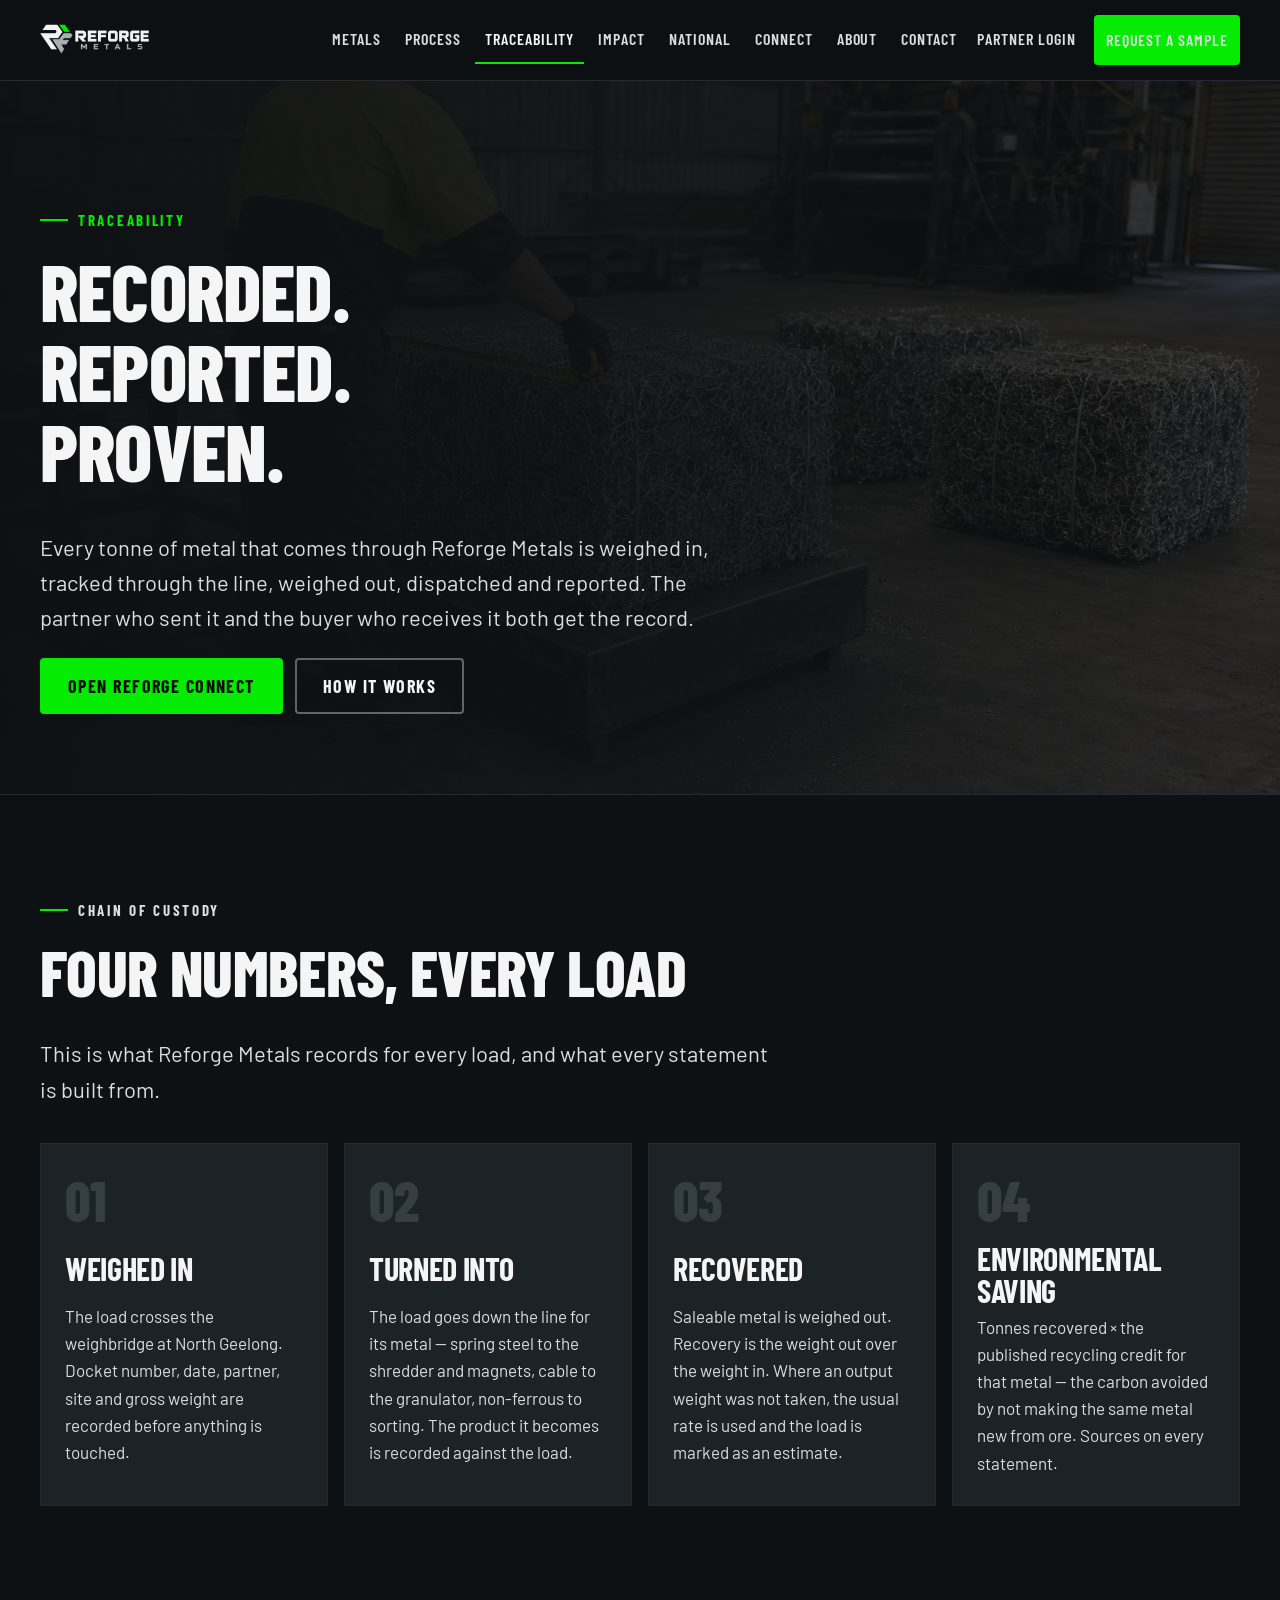
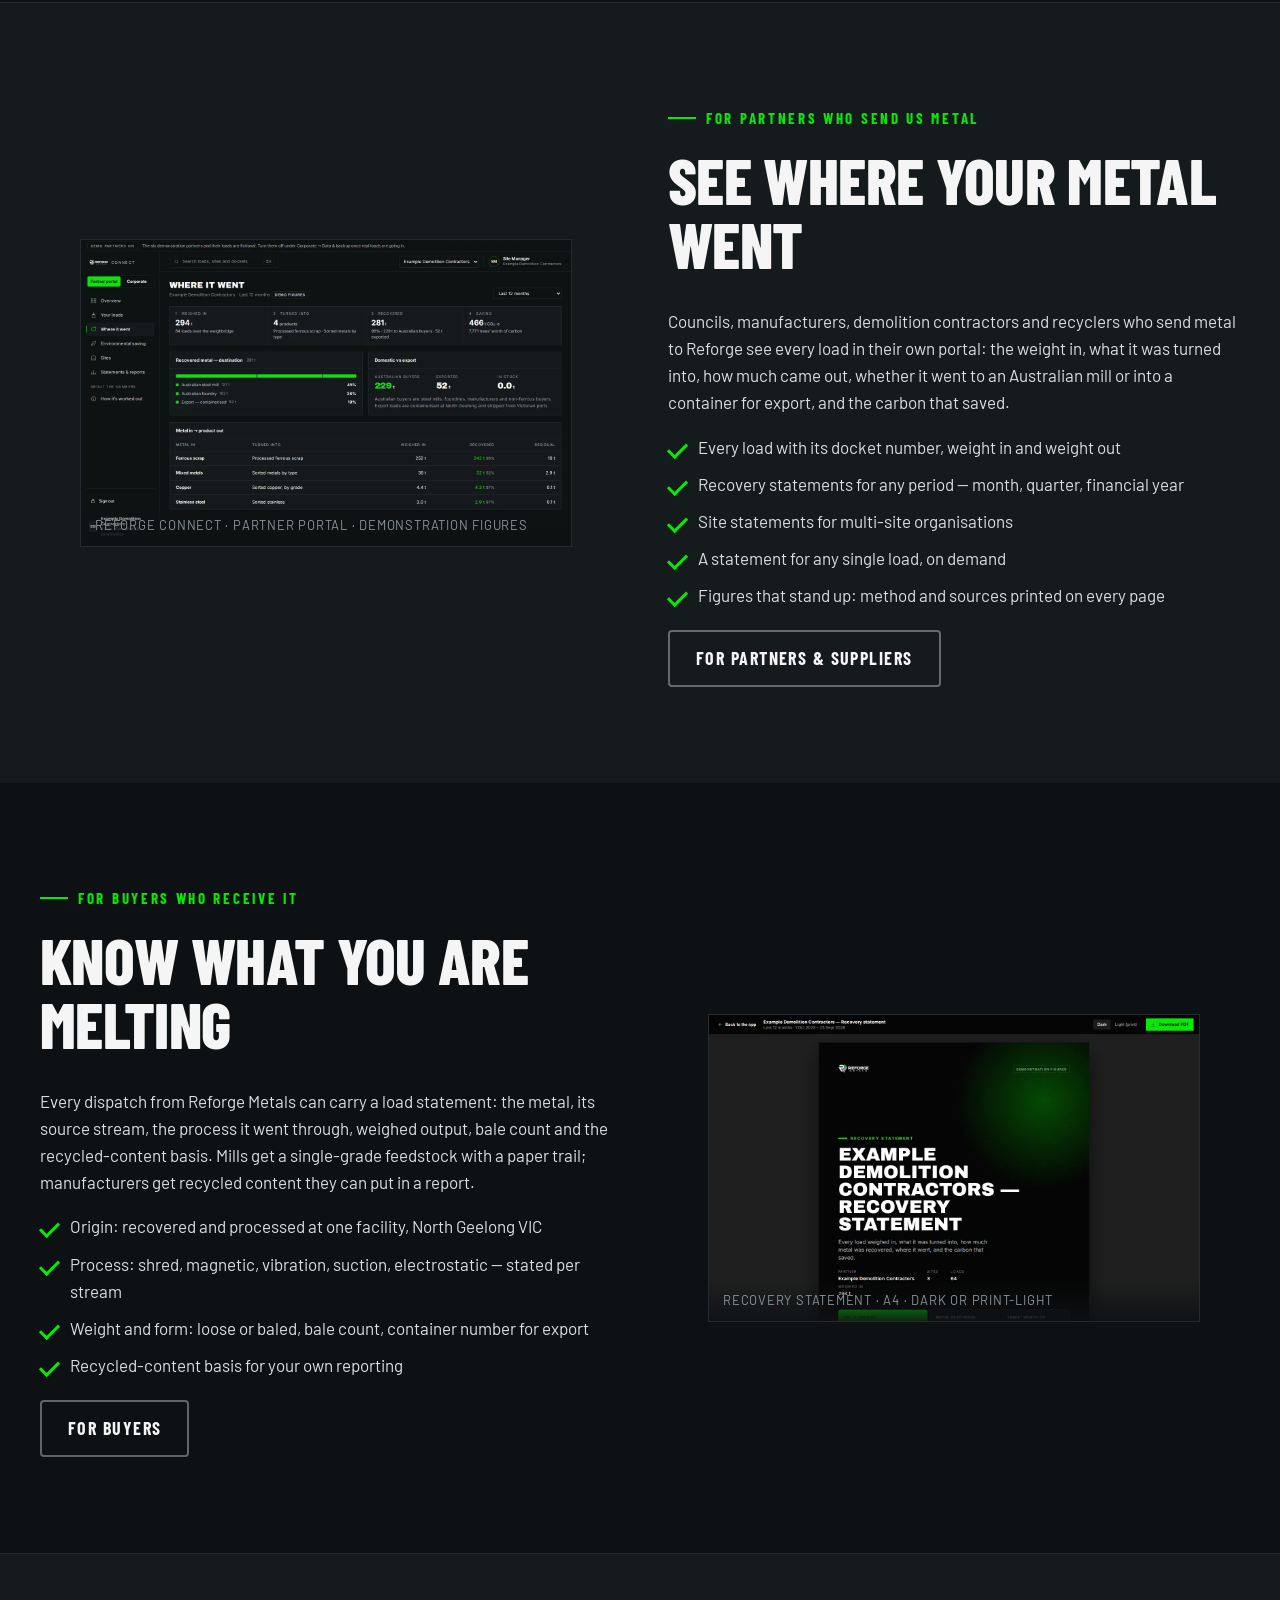
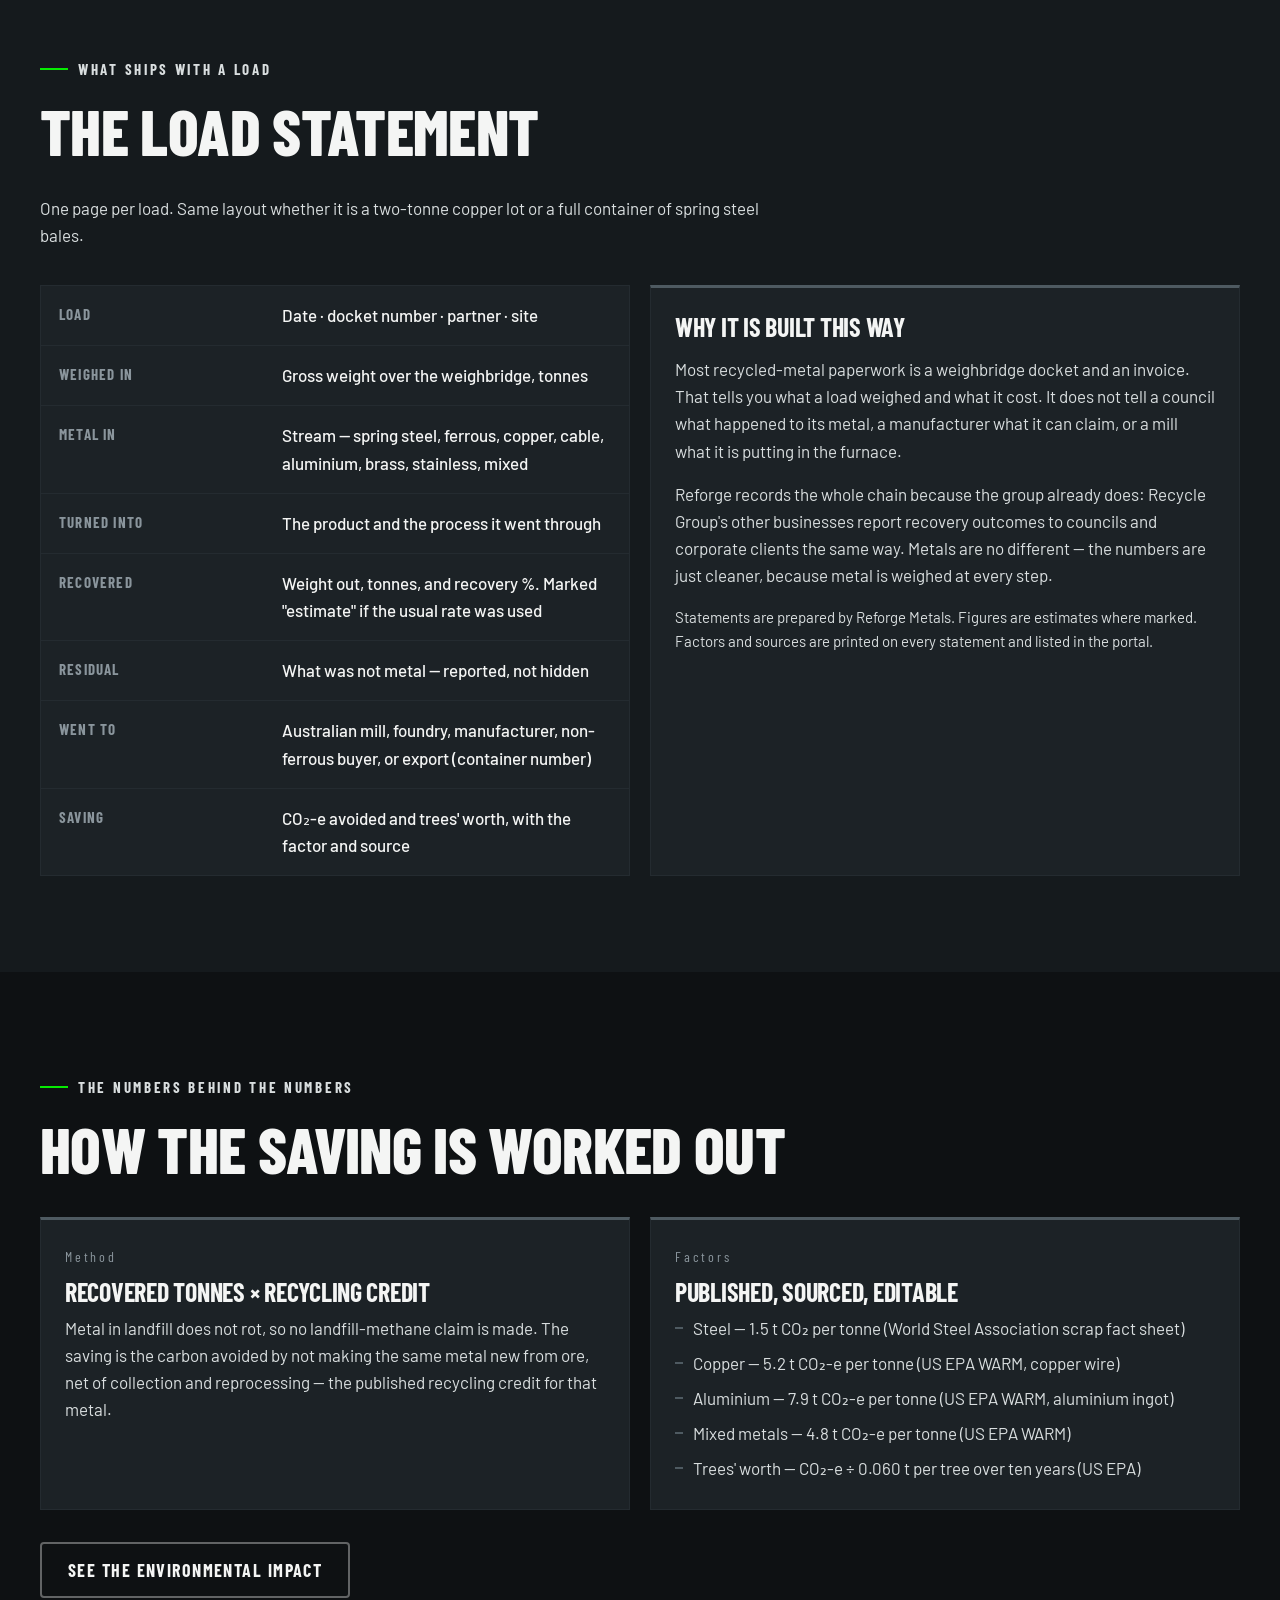
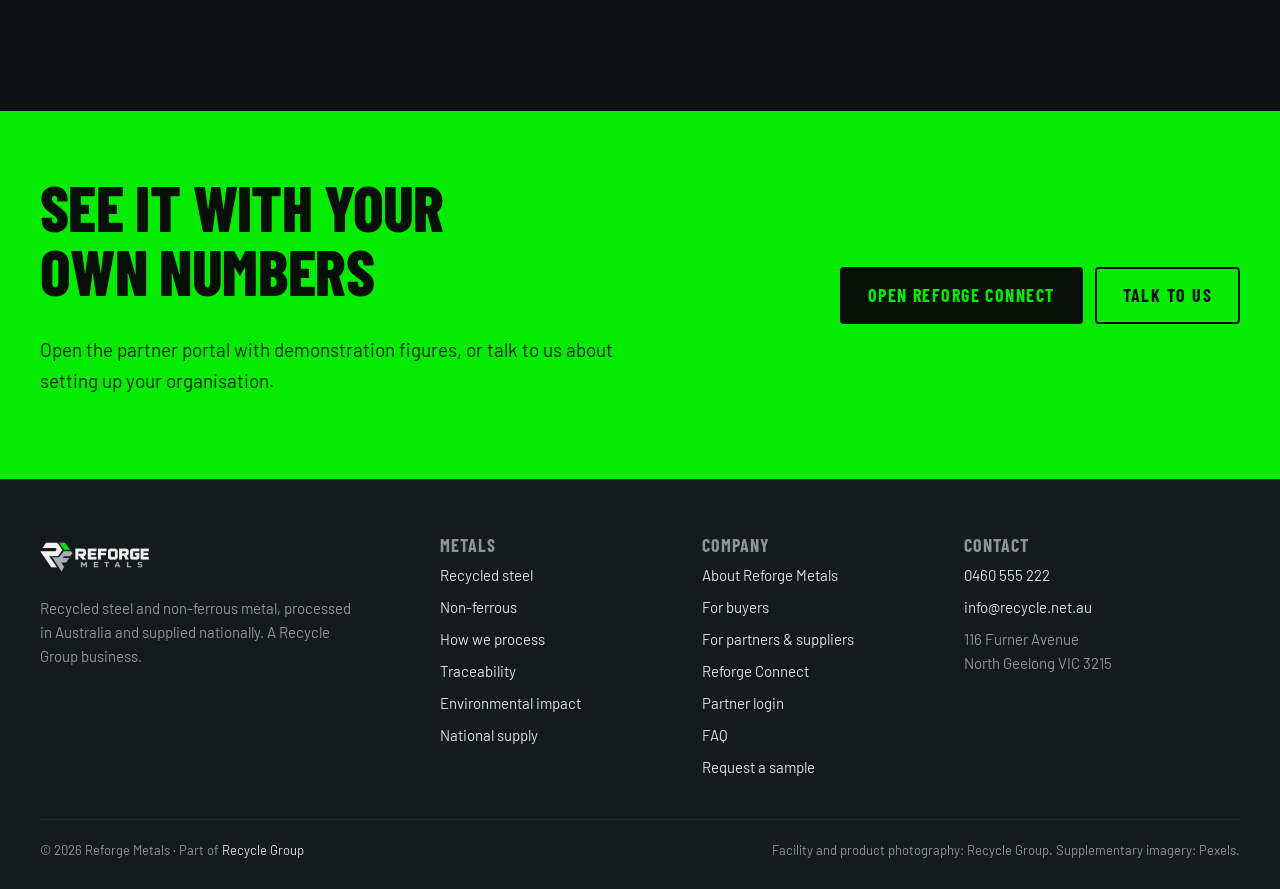
<file: traceability.html>
<!DOCTYPE html>
<html lang="en-AU">
<head>
<meta charset="utf-8">
<meta name="viewport" content="width=device-width, initial-scale=1">
<title>Traceability — Reforge Metals</title>
<meta name="description" content="Every load Reforge Metals receives is weighed in, tracked through processing, weighed out, dispatched and reported — with a statement for the partner who sent it and the buyer who receives it.">
<meta name="theme-color" content="#0E1113">
<link rel="icon" type="image/png" href="assets/favicon.png">
<meta property="og:title" content="Traceability — Reforge Metals">
<meta property="og:description" content="Every load Reforge Metals receives is weighed in, tracked through processing, weighed out, dispatched and reported — with a statement for the partner who sent it and the buyer who receives it.">
<meta property="og:image" content="assets/img/hero-bale-container.webp">
<link rel="preconnect" href="https://fonts.googleapis.com">
<link rel="preconnect" href="https://fonts.gstatic.com" crossorigin>
<link href="https://fonts.googleapis.com/css2?family=Barlow+Condensed:wght@600;700;800&family=Barlow:wght@400;500;600&display=swap" rel="stylesheet">
<link rel="stylesheet" href="assets/main.css">
</head>
<body class="page-traceability">
<a class="skip" href="#main">Skip to content</a>

<header class="site-header" id="top">
  <div class="wrap header-row">
    <a class="brand" href="index.html" aria-label="Reforge Metals — home">
      <img src="assets/logo-light.png" alt="Reforge Metals" width="1400" height="563">
    </a>
    <nav class="site-nav" id="site-nav" aria-label="Main">
      <ul>
        <li><a href="metals.html">Metals</a></li>
<li><a href="process.html">Process</a></li>
<li><a href="traceability.html" class="is-active">Traceability</a></li>
<li><a href="impact.html">Impact</a></li>
<li><a href="national.html">National</a></li>
<li><a href="connect.html">Connect</a></li>
<li><a href="about.html">About</a></li>
<li><a href="contact.html">Contact</a></li>
      </ul>
      <a class="nav-login" href="connect/">Partner login</a>
      <a class="btn btn-green nav-cta" href="contact.html#sample">Request a sample</a>
    </nav>
    <button class="menu-toggle" id="menu-toggle" aria-controls="site-nav" aria-expanded="false" aria-label="Open menu">
      <span></span><span></span><span></span>
    </button>
  </div>
</header>

<main id="main">
<section class="page-hero">
  <div class="hero-media"><img src="assets/img/measuring-bale.webp" alt="Operator checking a bale of processed steel" fetchpriority="high"></div>
  <div class="wrap">
    <p class="eyebrow">Traceability</p>
    <h1>Recorded. Reported. Proven.</h1>
    <p class="lead">Every tonne of metal that comes through Reforge Metals is weighed in, tracked through the line, weighed out, dispatched and reported. The partner who sent it and the buyer who receives it both get the record.</p>
    <div class="btn-row"><a class="btn btn-green" href="connect/">Open Reforge Connect</a><a class="btn btn-ghost" href="#chain">How it works</a></div>
  </div>
</section>

<section class="section" id="chain">
  <div class="wrap">
    <div class="section-head reveal">
      <p class="eyebrow">Chain of custody</p>
      <h2>Four numbers, every load</h2>
      <p class="lead">This is what Reforge Metals records for every load, and what every statement is built from.</p>
    </div>
    <div class="steps">
      <div class="step reveal"><h3>Weighed in</h3><p>The load crosses the weighbridge at North Geelong. Docket number, date, partner, site and gross weight are recorded before anything is touched.</p></div>
      <div class="step reveal"><h3>Turned into</h3><p>The load goes down the line for its metal — spring steel to the shredder and magnets, cable to the granulator, non-ferrous to sorting. The product it becomes is recorded against the load.</p></div>
      <div class="step reveal"><h3>Recovered</h3><p>Saleable metal is weighed out. Recovery is the weight out over the weight in. Where an output weight was not taken, the usual rate is used and the load is marked as an estimate.</p></div>
      <div class="step reveal"><h3>Environmental saving</h3><p>Tonnes recovered × the published recycling credit for that metal — the carbon avoided by not making the same metal new from ore. Sources on every statement.</p></div>
    </div>
  </div>
</section>

<section class="section section-dark section-line">
  <div class="wrap">
    <div class="split">
      <figure class="split-img reveal" style="aspect-ratio:auto">
        <img src="assets/img/app-journey.webp" alt="Reforge Connect — Where it went page showing weighed in, turned into, recovered and saving for a partner" loading="lazy" style="aspect-ratio:16/10">
        <figcaption>Reforge Connect · partner portal · demonstration figures</figcaption>
      </figure>
      <div class="reveal">
        <p class="eyebrow">For partners who send us metal</p>
        <h2>See where your metal went</h2>
        <p>Councils, manufacturers, demolition contractors and recyclers who send metal to Reforge see every load in their own portal: the weight in, what it was turned into, how much came out, whether it went to an Australian mill or into a container for export, and the carbon that saved.</p>
        <ul class="checks">
          <li>Every load with its docket number, weight in and weight out</li>
          <li>Recovery statements for any period — month, quarter, financial year</li>
          <li>Site statements for multi-site organisations</li>
          <li>A statement for any single load, on demand</li>
          <li>Figures that stand up: method and sources printed on every page</li>
        </ul>
        <a class="btn btn-ghost" href="partners.html">For partners &amp; suppliers</a>
      </div>
    </div>
  </div>
</section>

<section class="section">
  <div class="wrap">
    <div class="split rev">
      <figure class="split-img reveal" style="aspect-ratio:auto">
        <img src="assets/img/app-report.webp" alt="A Reforge Metals recovery statement, A4, dark cover" loading="lazy" style="aspect-ratio:16/10">
        <figcaption>Recovery statement · A4 · dark or print-light</figcaption>
      </figure>
      <div class="reveal">
        <p class="eyebrow">For buyers who receive it</p>
        <h2>Know what you are melting</h2>
        <p>Every dispatch from Reforge Metals can carry a load statement: the metal, its source stream, the process it went through, weighed output, bale count and the recycled-content basis. Mills get a single-grade feedstock with a paper trail; manufacturers get recycled content they can put in a report.</p>
        <ul class="checks">
          <li>Origin: recovered and processed at one facility, North Geelong VIC</li>
          <li>Process: shred, magnetic, vibration, suction, electrostatic — stated per stream</li>
          <li>Weight and form: loose or baled, bale count, container number for export</li>
          <li>Recycled-content basis for your own reporting</li>
        </ul>
        <a class="btn btn-ghost" href="buyers.html">For buyers</a>
      </div>
    </div>
  </div>
</section>

<section class="section section-dark section-line">
  <div class="wrap">
    <div class="section-head reveal">
      <p class="eyebrow">What ships with a load</p>
      <h2>The load statement</h2>
      <p>One page per load. Same layout whether it is a two-tonne copper lot or a full container of spring steel bales.</p>
    </div>
    <div class="grid grid-2">
      <div class="reveal">
        <table class="spec">
          <tr><th>Load</th><td>Date · docket number · partner · site</td></tr>
          <tr><th>Weighed in</th><td>Gross weight over the weighbridge, tonnes</td></tr>
          <tr><th>Metal in</th><td>Stream — spring steel, ferrous, copper, cable, aluminium, brass, stainless, mixed</td></tr>
          <tr><th>Turned into</th><td>The product and the process it went through</td></tr>
          <tr><th>Recovered</th><td>Weight out, tonnes, and recovery %. Marked "estimate" if the usual rate was used</td></tr>
          <tr><th>Residual</th><td>What was not metal — reported, not hidden</td></tr>
          <tr><th>Went to</th><td>Australian mill, foundry, manufacturer, non-ferrous buyer, or export (container number)</td></tr>
          <tr><th>Saving</th><td>CO₂-e avoided and trees' worth, with the factor and source</td></tr>
        </table>
      </div>
      <div class="reveal">
        <div class="card" style="gap:16px">
          <h3>Why it is built this way</h3>
          <p>Most recycled-metal paperwork is a weighbridge docket and an invoice. That tells you what a load weighed and what it cost. It does not tell a council what happened to its metal, a manufacturer what it can claim, or a mill what it is putting in the furnace.</p>
          <p>Reforge records the whole chain because the group already does: Recycle Group's other businesses report recovery outcomes to councils and corporate clients the same way. Metals are no different — the numbers are just cleaner, because metal is weighed at every step.</p>
          <p class="muted" style="font-size:15px">Statements are prepared by Reforge Metals. Figures are estimates where marked. Factors and sources are printed on every statement and listed in the portal.</p>
        </div>
      </div>
    </div>
  </div>
</section>

<section class="section">
  <div class="wrap">
    <div class="section-head reveal">
      <p class="eyebrow">The numbers behind the numbers</p>
      <h2>How the saving is worked out</h2>
    </div>
    <div class="grid grid-2">
      <div class="card reveal"><span class="num">Method</span><h3>Recovered tonnes × recycling credit</h3><p>Metal in landfill does not rot, so no landfill-methane claim is made. The saving is the carbon avoided by not making the same metal new from ore, net of collection and reprocessing — the published recycling credit for that metal.</p></div>
      <div class="card reveal"><span class="num">Factors</span><h3>Published, sourced, editable</h3><ul class="plain"><li>Steel — 1.5 t CO₂ per tonne (World Steel Association scrap fact sheet)</li><li>Copper — 5.2 t CO₂-e per tonne (US EPA WARM, copper wire)</li><li>Aluminium — 7.9 t CO₂-e per tonne (US EPA WARM, aluminium ingot)</li><li>Mixed metals — 4.8 t CO₂-e per tonne (US EPA WARM)</li><li>Trees' worth — CO₂-e ÷ 0.060 t per tree over ten years (US EPA)</li></ul></div>
    </div>
    <p class="mt-4"><a class="btn btn-ghost" href="impact.html">See the environmental impact</a></p>
  </div>
</section>

<section class="cta">
  <div class="wrap cta-inner">
    <div>
      <h2>See it with your own numbers</h2>
      <p>Open the partner portal with demonstration figures, or talk to us about setting up your organisation.</p>
    </div>
    <div class="btn-row">
      <a class="btn btn-dark" href="connect/">Open Reforge Connect</a>
      <a class="btn" href="contact.html">Talk to us</a>
    </div>
  </div>
</section>

</main>

<footer class="site-footer">
  <div class="wrap">
    <div class="footer-grid">
      <div class="footer-brand">
        <img src="assets/logo-light.png" alt="Reforge Metals" width="1400" height="563">
        <p>Recycled steel and non-ferrous metal, processed in Australia and supplied nationally. A Recycle Group business.</p>
      </div>
      <div>
        <h4>Metals</h4>
        <ul>
          <li><a href="steel.html">Recycled steel</a></li>
          <li><a href="non-ferrous.html">Non-ferrous</a></li>
          <li><a href="process.html">How we process</a></li>
          <li><a href="traceability.html">Traceability</a></li>
          <li><a href="impact.html">Environmental impact</a></li>
          <li><a href="national.html">National supply</a></li>
        </ul>
      </div>
      <div>
        <h4>Company</h4>
        <ul>
          <li><a href="about.html">About Reforge Metals</a></li>
          <li><a href="buyers.html">For buyers</a></li>
          <li><a href="partners.html">For partners &amp; suppliers</a></li>
          <li><a href="connect.html">Reforge Connect</a></li>
          <li><a href="connect/">Partner login</a></li>
          <li><a href="faq.html">FAQ</a></li>
          <li><a href="contact.html#sample">Request a sample</a></li>
        </ul>
      </div>
      <div>
        <h4>Contact</h4>
        <ul class="contact-list">
          <li><a href="tel:+61460555222">0460 555 222</a></li>
          <li><a href="mailto:info@recycle.net.au">info@recycle.net.au</a></li>
          <li>116 Furner Avenue<br>North Geelong VIC 3215</li>
        </ul>
      </div>
    </div>
    <div class="footer-base">
      <p>&copy; <span id="year"></span> Reforge Metals · Part of <a href="https://recycle.net.au" rel="noopener">Recycle Group</a></p>
      <p class="credits">Facility and product photography: Recycle Group. Supplementary imagery: Pexels.</p>
    </div>
  </div>
</footer>

<script src="assets/main.js"></script>
</body>
</html>
</file>
<file: assets/main.css>
/* Reforge Metals — main stylesheet. Dark industrial. Mobile-first. */
:root{
  --bg:#0E1113;
  --bg-2:#151A1D;
  --bg-3:#1C2226;
  --line:#242B30;
  --steel:#353E43;
  --steel-2:#4E5A61;
  --muted:#8A959C;
  --text:#D9DEDF;
  --white:#F4F5F4;
  --green:#06EB02;
  --green-ink:#04B301;
  --green-dim:rgba(6,235,2,.10);
  --font-display:"Barlow Condensed","Arial Narrow",Impact,sans-serif;
  --font-body:"Barlow",system-ui,-apple-system,"Segoe UI",Roboto,sans-serif;
  --wrap:1240px;
  --gutter:20px;
  --radius:4px;
}
*{box-sizing:border-box}
html{-webkit-text-size-adjust:100%;scroll-behavior:smooth}
body{margin:0;background:var(--bg);color:var(--text);font-family:var(--font-body);font-size:17px;line-height:1.6;font-weight:400;overflow-x:hidden}
img{max-width:100%;height:auto;display:block}
a{color:var(--white);text-decoration:none}
a:hover{color:var(--green)}
h1,h2,h3,h4{font-family:var(--font-display);color:var(--white);line-height:1;margin:0 0 .5em;font-weight:800;letter-spacing:-.01em;text-transform:uppercase}
h1{font-size:clamp(44px,9vw,96px)}
h2{font-size:clamp(34px,6vw,64px)}
h3{font-size:clamp(24px,3.4vw,32px);font-weight:700}
h4{font-size:18px;font-weight:700;letter-spacing:.06em;color:var(--muted)}
p{margin:0 0 1em}
.lead{font-size:clamp(18px,2.2vw,22px);color:var(--text);max-width:62ch}
.wrap{width:100%;max-width:var(--wrap);margin:0 auto;padding-left:var(--gutter);padding-right:var(--gutter)}
.skip{position:absolute;left:-999px;top:0;background:var(--green);color:#000;padding:8px 12px;z-index:100}
.skip:focus{left:8px;top:8px}
.eyebrow{display:inline-flex;align-items:center;gap:10px;font-family:var(--font-display);font-weight:700;font-size:15px;letter-spacing:.18em;text-transform:uppercase;color:var(--green);margin-bottom:18px}
.eyebrow::before{content:"";width:28px;height:2px;background:var(--green)}
.muted{color:var(--muted)}
.green{color:var(--green)}

/* Buttons */
.btn{display:inline-flex;align-items:center;justify-content:center;gap:10px;min-height:52px;padding:12px 26px;border:2px solid var(--steel-2);border-radius:var(--radius);font-family:var(--font-display);font-weight:700;font-size:18px;letter-spacing:.08em;text-transform:uppercase;color:var(--white);background:transparent;cursor:pointer;transition:background .15s,border-color .15s,color .15s,transform .15s}
.btn:hover{border-color:var(--white);color:var(--white);transform:translateY(-1px)}
.btn-green{background:var(--green);border-color:var(--green);color:#071007}
.btn-green:hover{background:#2bff28;border-color:#2bff28;color:#071007}
.btn-ghost{border-color:rgba(255,255,255,.35)}
.btn-row{display:flex;flex-wrap:wrap;gap:12px}
.btn svg{width:18px;height:18px}

/* Header */
.site-header{position:sticky;top:0;z-index:50;background:rgba(14,17,19,.92);backdrop-filter:blur(10px);-webkit-backdrop-filter:blur(10px);border-bottom:1px solid var(--line)}
.header-row{display:flex;align-items:center;justify-content:space-between;height:72px;gap:16px}
.brand img{height:40px;width:auto}
.site-nav ul{list-style:none;margin:0;padding:0;display:flex;gap:4px}
.site-nav a{display:block;white-space:nowrap;padding:10px 10px;font-family:var(--font-display);font-weight:600;font-size:16px;letter-spacing:.06em;text-transform:uppercase;color:var(--text);border-bottom:2px solid transparent}
.site-nav a:hover{color:var(--white)}
.site-nav a.is-active{color:var(--white);border-bottom-color:var(--green)}
.site-nav{display:none}
.nav-cta{min-height:44px;padding:8px 18px;font-size:16px;margin-left:8px}
.nav-login{font-family:var(--font-display);font-weight:600;font-size:16px;letter-spacing:.06em;text-transform:uppercase;color:var(--muted);padding:10px 8px 10px 14px;white-space:nowrap}
.nav-login:hover{color:var(--white)}
body.nav-open .nav-login{font-size:22px;padding:18px 0 0;color:var(--text)}
.menu-toggle{display:flex;flex-direction:column;justify-content:center;gap:5px;width:48px;height:48px;padding:10px;background:transparent;border:1px solid var(--steel);border-radius:var(--radius);cursor:pointer}
.menu-toggle span{display:block;height:2px;background:var(--white);transition:transform .2s,opacity .2s}
.menu-toggle[aria-expanded="true"] span:nth-child(1){transform:translateY(7px) rotate(45deg)}
.menu-toggle[aria-expanded="true"] span:nth-child(2){opacity:0}
.menu-toggle[aria-expanded="true"] span:nth-child(3){transform:translateY(-7px) rotate(-45deg)}
body.nav-open{overflow:hidden}
body.nav-open .site-header{backdrop-filter:none;-webkit-backdrop-filter:none;background:var(--bg)}
body.nav-open .site-nav{display:flex;flex-direction:column;position:fixed;inset:72px 0 0 0;background:var(--bg);padding:24px var(--gutter) 40px;overflow:auto;z-index:60}
body.nav-open .site-nav ul{flex-direction:column;gap:0}
body.nav-open .site-nav a{font-size:30px;padding:14px 0;border-bottom:1px solid var(--line)}
body.nav-open .site-nav a.is-active{border-bottom-color:var(--green)}
body.nav-open .nav-cta{margin:28px 0 0;font-size:20px;min-height:56px}
@media(min-width:1180px){
  .site-nav{display:flex;align-items:center}
  .menu-toggle{display:none}
  .brand img{height:44px}
  .header-row{height:80px}
}

/* Hero */
.hero{position:relative;min-height:calc(100svh - 72px);display:flex;align-items:flex-end;isolation:isolate;overflow:hidden}
.hero-media{position:absolute;inset:0;z-index:-2}
.hero-media img{width:100%;height:100%;object-fit:cover;object-position:center}
.hero::before{content:"";position:absolute;inset:0;z-index:-1;background:linear-gradient(180deg,rgba(14,17,19,.35) 0%,rgba(14,17,19,.55) 45%,rgba(14,17,19,.96) 100%)}
.hero .wrap{padding-top:120px;padding-bottom:40px}
.hero h1{max-width:12ch;margin-bottom:20px}
.hero h1 em{font-style:normal;color:var(--green)}
.hero .lead{margin-bottom:28px}
.hero-stats{display:grid;grid-template-columns:repeat(2,1fr);gap:1px;background:var(--line);border:1px solid var(--line);margin-top:40px}
.hero-stats div{background:rgba(14,17,19,.9);padding:16px 18px}
.hero-stats b{display:block;font-family:var(--font-display);font-weight:800;font-size:clamp(30px,5vw,44px);color:var(--white);line-height:1;letter-spacing:-.01em}
.hero-stats b.sm{font-size:clamp(22px,3vw,30px);padding-top:6px}
.hero-stats span{display:block;font-size:13px;letter-spacing:.14em;text-transform:uppercase;color:var(--muted);margin-top:6px}
@media(min-width:760px){.hero-stats{grid-template-columns:repeat(4,1fr)}.hero .wrap{padding-bottom:56px}}
@media(min-width:1180px){.hero{min-height:calc(100svh - 80px)}}

/* Hero with map (home) */
.hero-map{flex-direction:column;align-items:stretch;justify-content:center;min-height:0}
.hero-map .hero-media{opacity:.28}
.hero-map::before{background:linear-gradient(180deg,rgba(14,17,19,.6) 0%,rgba(14,17,19,.75) 60%,rgba(14,17,19,.98) 100%)}
.hero-map .hero-grid{display:grid;gap:36px;align-items:center;padding-top:56px;padding-bottom:0}
.hero-map .hero-copy h1{max-width:12ch;font-size:clamp(44px,7.5vw,84px)}
.hero-map-wrap{position:relative}
.hero-map-wrap svg{width:100%;height:auto;max-width:600px;margin:0 auto;display:block;filter:drop-shadow(0 20px 40px rgba(0,0,0,.5))}
.hero-map .wrap:last-child{padding-bottom:40px}
.hero-map .hero-stats{margin-top:36px}
@media(min-width:900px){.hero-map .hero-grid{grid-template-columns:1.05fr .95fr;gap:56px;padding-top:80px}.hero-map .wrap:last-child{padding-bottom:56px}.hero-map .hero-stats{margin-top:56px}}
@media(min-width:1180px){.hero-map{min-height:calc(100svh - 80px)}}

/* Page hero (inner pages) */
.page-hero{position:relative;isolation:isolate;overflow:hidden;padding:80px 0 56px;border-bottom:1px solid var(--line)}
.page-hero .hero-media{opacity:.55}
.page-hero::before{content:"";position:absolute;inset:0;z-index:-1;background:linear-gradient(90deg,rgba(14,17,19,.98) 0%,rgba(14,17,19,.85) 50%,rgba(14,17,19,.55) 100%)}
.page-hero h1{font-size:clamp(40px,7vw,80px);max-width:14ch}
.page-hero .lead{max-width:56ch}
@media(min-width:760px){.page-hero{padding:120px 0 80px}}

/* Sections */
.section{padding:64px 0}
.section-tight{padding:40px 0}
.section-dark{background:var(--bg-2)}
.section-line{border-top:1px solid var(--line)}
.section-head{max-width:760px;margin-bottom:36px}
.section-head p{color:var(--text)}
@media(min-width:760px){.section{padding:96px 0}}

/* Grids & cards */
.grid{display:grid;gap:16px}
.grid-2{grid-template-columns:1fr}
.grid-3{grid-template-columns:1fr}
.grid-4{grid-template-columns:1fr}
.grid>*{min-width:0}
h1,h2,h3{overflow-wrap:break-word}
@media(min-width:560px){.grid-4{grid-template-columns:1fr 1fr}}
@media(min-width:700px){.grid-2{grid-template-columns:1fr 1fr}.grid-3{grid-template-columns:repeat(3,1fr)}}
@media(min-width:1000px){.grid-4{grid-template-columns:repeat(4,1fr)}.grid{gap:20px}}
.card{background:var(--bg-3);border:1px solid var(--line);border-top:3px solid var(--steel-2);padding:26px 24px;display:flex;flex-direction:column;gap:10px;min-height:100%}
.card:hover{border-top-color:var(--green)}
.card h3{margin:0;font-size:clamp(22px,2.2vw,26px)}
.card p{margin:0;color:var(--text)}
.card .num{font-family:var(--font-display);font-size:14px;letter-spacing:.2em;color:var(--muted)}
.card a.more{margin-top:auto;padding-top:12px;font-family:var(--font-display);font-weight:700;letter-spacing:.1em;text-transform:uppercase;font-size:15px;color:var(--green)}
.card-link{display:block;color:inherit}
.card-img{position:relative;overflow:hidden;aspect-ratio:4/3;background:var(--bg-3);border:1px solid var(--line)}
.card-img img{width:100%;height:100%;object-fit:cover;transition:transform .5s}
.card-link:hover .card-img img{transform:scale(1.04)}
.card-body{padding:20px 0 0}
.card-body h3{margin-bottom:6px}

/* Split (image + text) */
.split{display:grid;gap:28px;align-items:center}
.split-img{position:relative;overflow:hidden;border:1px solid var(--line)}
.split-img img{width:100%;height:100%;object-fit:cover;aspect-ratio:4/3}
.split-img figcaption{position:absolute;left:0;right:0;bottom:0;padding:10px 14px;background:linear-gradient(180deg,transparent,rgba(14,17,19,.9));font-size:13px;letter-spacing:.06em;text-transform:uppercase;color:var(--muted)}
@media(min-width:900px){.split{grid-template-columns:1fr 1fr;gap:56px}.split.rev .split-img{order:2}}

/* Stats */
.stats{display:grid;grid-template-columns:1fr 1fr;gap:1px;background:var(--line);border:1px solid var(--line)}
.stats div{background:var(--bg);padding:26px 22px}
.stats b{display:block;font-family:var(--font-display);font-weight:800;font-size:clamp(40px,6vw,64px);line-height:1;color:var(--white)}
.stats b i{font-style:normal;color:var(--green)}
.stats span{display:block;margin-top:8px;font-size:14px;letter-spacing:.1em;text-transform:uppercase;color:var(--muted)}
@media(min-width:760px){.stats{grid-template-columns:repeat(4,1fr)}}

/* Steps */
.steps{display:grid;gap:16px;counter-reset:step}
.step{position:relative;padding:28px 24px 28px 24px;background:var(--bg-3);border:1px solid var(--line);display:grid;gap:8px}
.step::before{counter-increment:step;content:"0" counter(step);font-family:var(--font-display);font-weight:800;font-size:56px;line-height:1;color:var(--steel);letter-spacing:-.02em}
.step h3{margin:6px 0 0}
.step p{margin:0}
@media(min-width:760px){.steps{grid-template-columns:repeat(2,1fr)}}
@media(min-width:1100px){.steps{grid-template-columns:repeat(4,1fr)}}

/* Spec table */
.spec{width:100%;border-collapse:collapse;background:var(--bg-3);border:1px solid var(--line)}
.spec th,.spec td{padding:16px 18px;text-align:left;vertical-align:top;border-bottom:1px solid var(--line)}
.spec th{width:38%;font-family:var(--font-display);font-weight:700;letter-spacing:.08em;text-transform:uppercase;font-size:15px;color:var(--muted)}
.spec td{color:var(--white);font-weight:500}
.spec tr:last-child th,.spec tr:last-child td{border-bottom:0}
@media(max-width:600px){.spec th,.spec td{display:block;width:100%;padding:12px 16px}.spec th{padding-bottom:2px;border-bottom:0}.spec td{padding-top:0}}

/* Lists */
.checks{list-style:none;padding:0;margin:0 0 1.2em;display:grid;gap:10px}
.checks li{position:relative;padding-left:30px}
.checks li::before{content:"";position:absolute;left:0;top:9px;width:16px;height:8px;border-left:3px solid var(--green);border-bottom:3px solid var(--green);transform:rotate(-45deg)}
.plain{list-style:none;padding:0;margin:0;display:grid;gap:8px}
.plain li{padding-left:18px;position:relative}
.plain li::before{content:"";position:absolute;left:0;top:12px;width:8px;height:2px;background:var(--steel-2)}

/* Bands */
.band{position:relative;isolation:isolate;overflow:hidden;padding:80px 0}
.band .hero-media{opacity:.6}
.band::before{content:"";position:absolute;inset:0;z-index:-1;background:linear-gradient(90deg,rgba(14,17,19,.94) 0%,rgba(14,17,19,.75) 55%,rgba(14,17,19,.45) 100%)}
.band h2{max-width:20ch}
@media(min-width:760px){.band{padding:120px 0}}

/* Gallery strip */
.strip{display:grid;grid-template-columns:repeat(2,1fr);gap:8px}
.strip figure{margin:0;position:relative;overflow:hidden;border:1px solid var(--line);aspect-ratio:4/3}
.strip img{width:100%;height:100%;object-fit:cover}
.strip figcaption{position:absolute;left:0;right:0;bottom:0;padding:8px 12px;background:linear-gradient(180deg,transparent,rgba(14,17,19,.92));font-size:12px;letter-spacing:.08em;text-transform:uppercase;color:var(--muted)}
@media(min-width:760px){.strip{grid-template-columns:repeat(4,1fr)}}

/* Notice */
.notice{border:1px solid var(--steel);border-left:4px solid var(--green);background:var(--bg-2);padding:18px 22px;font-size:16px}
.notice strong{color:var(--white)}

/* CTA */
.cta{background:var(--green);color:#071007;padding:64px 0}
.cta h2{color:#071007;max-width:16ch}
.cta p{color:#0f2a0f;max-width:56ch;font-size:19px}
.cta .btn{border-color:#071007;color:#071007}
.cta .btn:hover{background:#071007;color:var(--green);border-color:#071007}
.cta .btn-dark{background:#071007;color:var(--green)}
.cta-inner{display:grid;gap:24px;align-items:center}
@media(min-width:900px){.cta-inner{grid-template-columns:1.4fr 1fr}.cta .btn-row{justify-content:flex-end}}

/* Map */
.map-wrap{display:grid;gap:28px;align-items:center}
.map-wrap svg{width:100%;height:auto;max-width:640px;margin:0 auto}
@media(min-width:900px){.map-wrap{grid-template-columns:1fr 1fr;gap:56px}}
.route-list{list-style:none;padding:0;margin:0;display:grid;gap:12px}
.route-list li{display:grid;grid-template-columns:auto 1fr;gap:14px;align-items:start;padding:14px 16px;background:var(--bg-3);border:1px solid var(--line)}
.route-list b{font-family:var(--font-display);font-size:22px;color:var(--green);line-height:1.1}
.route-list span{color:var(--text)}

/* Forms */
.form{display:grid;gap:16px}
.form label{display:grid;gap:6px;font-family:var(--font-display);font-weight:600;letter-spacing:.08em;text-transform:uppercase;font-size:14px;color:var(--muted)}
.form input,.form select,.form textarea{width:100%;font:inherit;font-size:17px;color:var(--white);background:var(--bg);border:1px solid var(--steel);border-radius:var(--radius);padding:14px 14px;min-height:52px}
.form textarea{min-height:140px;resize:vertical}
.form input:focus,.form select:focus,.form textarea:focus{outline:2px solid var(--green);outline-offset:0;border-color:var(--green)}
.form .row{display:grid;gap:16px}
@media(min-width:640px){.form .row{grid-template-columns:1fr 1fr}}
.form-note{font-size:14px;color:var(--muted)}
.contact-cards{display:grid;gap:16px}
.contact-cards .card b{font-family:var(--font-display);font-size:26px;color:var(--white)}
.contact-cards .card a{font-size:20px;font-weight:500}

/* Footer */
.site-footer{border-top:1px solid var(--line);background:var(--bg-2);padding:56px 0 28px;margin-top:0}
.footer-grid{display:grid;gap:32px}
.footer-brand img{height:44px;width:auto;margin-bottom:16px}
.footer-brand p{color:var(--muted);max-width:40ch;font-size:15px}
.site-footer ul{list-style:none;padding:0;margin:0;display:grid;gap:8px}
.site-footer li{color:var(--muted);font-size:15px}
.site-footer a{color:var(--text)}
.site-footer a:hover{color:var(--green)}
.footer-base{display:flex;flex-wrap:wrap;justify-content:space-between;gap:8px;border-top:1px solid var(--line);margin-top:40px;padding-top:20px;font-size:13px;color:var(--muted)}
.footer-base p{margin:0}
@media(min-width:760px){.footer-grid{grid-template-columns:1.6fr 1fr 1fr 1.2fr}}

/* Utilities */
.mt-0{margin-top:0}.mt-2{margin-top:16px}.mt-4{margin-top:32px}.mt-6{margin-top:48px}
.mb-0{margin-bottom:0}
.narrow{max-width:760px}
.center{text-align:center}
.reveal{opacity:0;transform:translateY(14px);transition:opacity .6s ease,transform .6s ease}
.reveal.in{opacity:1;transform:none}
@media(prefers-reduced-motion:reduce){.reveal{opacity:1;transform:none;transition:none}html{scroll-behavior:auto}}

/* Chain mini (home) */
.chain-mini{display:grid;grid-template-columns:repeat(4,1fr);gap:1px;background:var(--line);border:1px solid var(--line);margin:8px 0 24px}
.chain-mini div{background:var(--bg-3);padding:12px 12px}
.chain-mini b{display:block;font-family:var(--font-display);font-size:22px;color:var(--green);line-height:1}
.chain-mini span{display:block;font-size:12px;letter-spacing:.1em;text-transform:uppercase;color:var(--muted);margin-top:6px}

/* Impact big number */
.impact-big{display:grid;gap:16px}
.impact-big__num{background:var(--green);color:#071007;padding:32px 28px;position:relative;overflow:hidden}
.impact-big__num b{display:block;font-family:var(--font-display);font-weight:800;font-size:clamp(64px,12vw,150px);line-height:.9;letter-spacing:-.02em}
.impact-big__num b span{font-weight:600;opacity:.7;font-size:.6em;vertical-align:middle;margin:0 .05em}
.impact-big__unit{display:block;font-family:var(--font-display);font-weight:700;font-size:clamp(20px,2.6vw,30px);letter-spacing:.04em;text-transform:uppercase;margin-top:14px}
.impact-big__num em{display:block;font-style:normal;font-size:15px;color:#0f2a0f;margin-top:10px;max-width:60ch}
.impact-big__grid{display:grid;gap:1px;background:var(--line);border:1px solid var(--line)}
.impact-big__grid div{background:var(--bg-3);padding:22px 22px}
.impact-big__grid b{display:block;font-family:var(--font-display);font-weight:800;font-size:clamp(36px,4.6vw,56px);line-height:1;color:var(--white)}
.impact-big__grid span{display:block;font-size:14px;letter-spacing:.08em;text-transform:uppercase;color:var(--muted);margin-top:8px}
.impact-big__grid em{display:block;font-style:normal;font-size:13px;color:var(--muted);margin-top:6px}
@media(min-width:760px){.impact-big__grid{grid-template-columns:repeat(3,1fr)}}
@media(min-width:1000px){.impact-big{grid-template-columns:1.4fr 1fr}.impact-big__grid{grid-template-columns:1fr}}

/* Isotype grid */
.iso{display:grid;grid-template-columns:repeat(10,1fr);gap:6px;max-width:900px}
.iso i{display:block;aspect-ratio:2.4/1;background:var(--green);border-radius:2px;position:relative}
.iso i::after{content:"";position:absolute;inset:0;background:repeating-linear-gradient(90deg,transparent 0 6px,rgba(0,0,0,.18) 6px 8px)}
.iso i.hi{background:transparent;border:1.5px solid rgba(6,235,2,.55)}
.iso i.hi::after{display:none}
@media(min-width:760px){.iso{grid-template-columns:repeat(20,1fr);gap:8px}}
.iso-key{display:flex;flex-wrap:wrap;gap:20px;margin-top:20px;font-size:14px;color:var(--text)}
.iso-key i{display:inline-block;width:22px;height:10px;vertical-align:middle;margin-right:8px;border-radius:2px}
.iso-key i.lo{background:var(--green)}.iso-key i.hi{border:1.5px solid rgba(6,235,2,.55)}

/* Calculator */
.calc-out{background:var(--bg-3);border:1px solid var(--line);border-top:3px solid var(--green)}
.calc-out__main{padding:28px 26px;border-bottom:1px solid var(--line)}
.calc-out__main span{display:block;font-size:13px;letter-spacing:.14em;text-transform:uppercase;color:var(--muted)}
.calc-out__main b{display:block;font-family:var(--font-display);font-weight:800;font-size:clamp(64px,10vw,120px);line-height:.95;color:var(--green);letter-spacing:-.02em}
.calc-out__main em{font-style:normal;font-family:var(--font-display);font-size:22px;text-transform:uppercase;letter-spacing:.06em;color:var(--white)}
.calc-out__grid{display:grid;grid-template-columns:1fr 1fr;gap:1px;background:var(--line)}
.calc-out__grid div{background:var(--bg-3);padding:18px 22px}
.calc-out__grid b{display:block;font-family:var(--font-display);font-weight:800;font-size:clamp(30px,4vw,44px);line-height:1;color:var(--white)}
.calc-out__grid span{display:block;font-size:13px;letter-spacing:.08em;text-transform:uppercase;color:var(--muted);margin-top:6px}
.calc-out__note{padding:16px 22px;margin:0;font-size:14px;color:var(--muted);border-top:1px solid var(--line)}

/* FAQ */
.faq-cols{display:grid;gap:40px}
@media(min-width:900px){.faq-cols{grid-template-columns:1fr 1fr;gap:56px}}
.faq-h{font-size:clamp(26px,3vw,34px);margin-bottom:16px;color:var(--muted)}
.faq{border:1px solid var(--line);background:var(--bg-3);margin-bottom:10px}
.faq summary{cursor:pointer;list-style:none;padding:18px 52px 18px 20px;font-family:var(--font-display);font-weight:700;font-size:20px;color:var(--white);position:relative;line-height:1.2}
.faq summary::-webkit-details-marker{display:none}
.faq summary::after{content:"+";position:absolute;right:18px;top:12px;font-size:28px;color:var(--green);font-weight:600}
.faq[open] summary::after{content:"–"}
.faq p{padding:0 20px 20px;margin:0;color:var(--text)}
</file>
